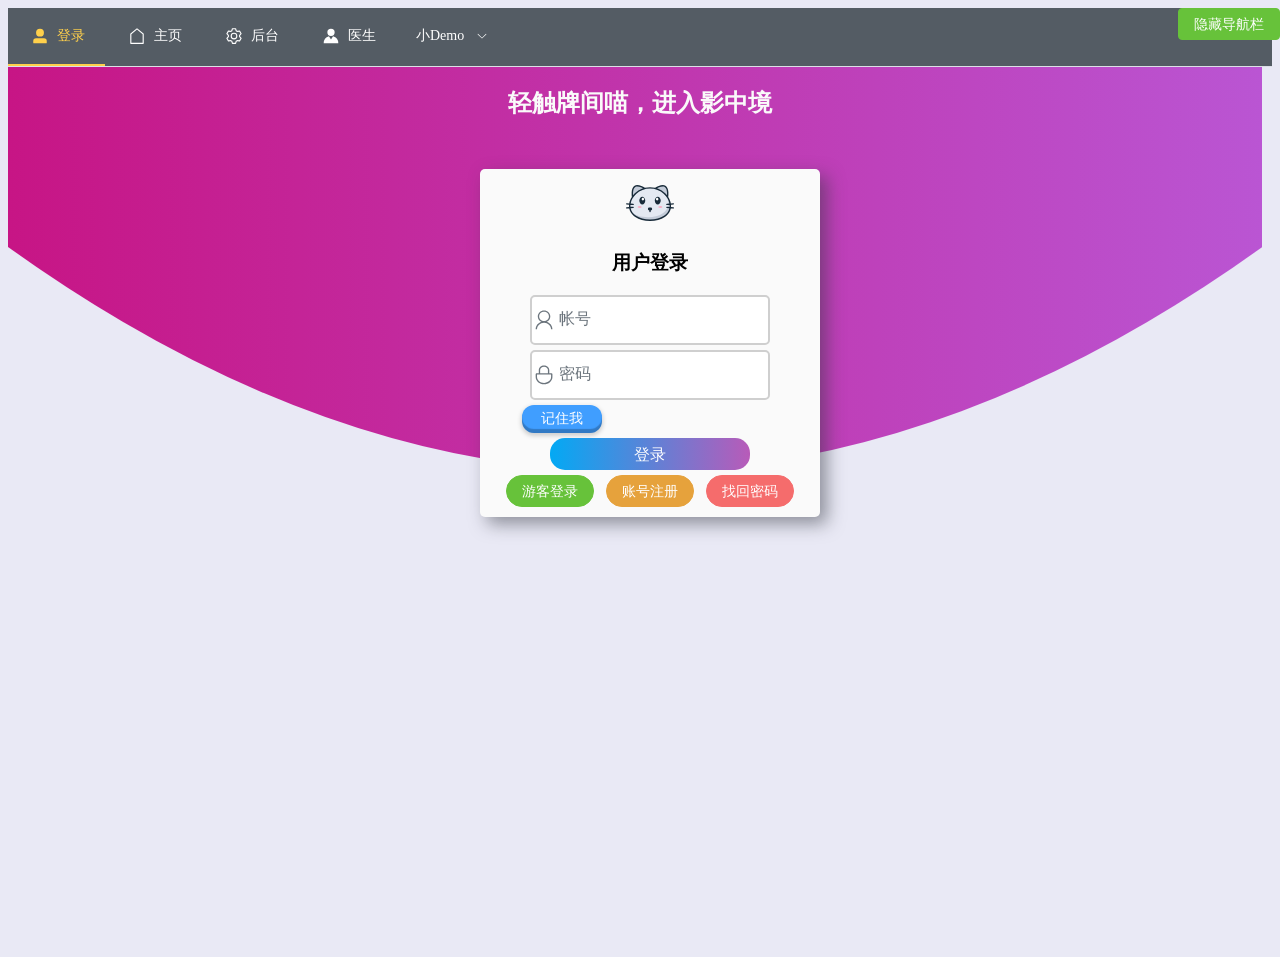
<file: index.html>
<!DOCTYPE html>
<html lang="zh">
  <head>
    <meta charset="UTF-8" />
    <link rel="icon" type="image/svg+xml" href="/mia.svg" />
    <meta name="viewport" content="width=device-width, initial-scale=1.0" />
    <title>前端小样例</title>
    <script type="module" crossorigin src="/assets/index-d288b770.js"></script>
    <link rel="stylesheet" href="/assets/index-4ae2ab5e.css">
  </head>
  <body>
    <div id="app"></div>
    
  </body>
</html>
</file>
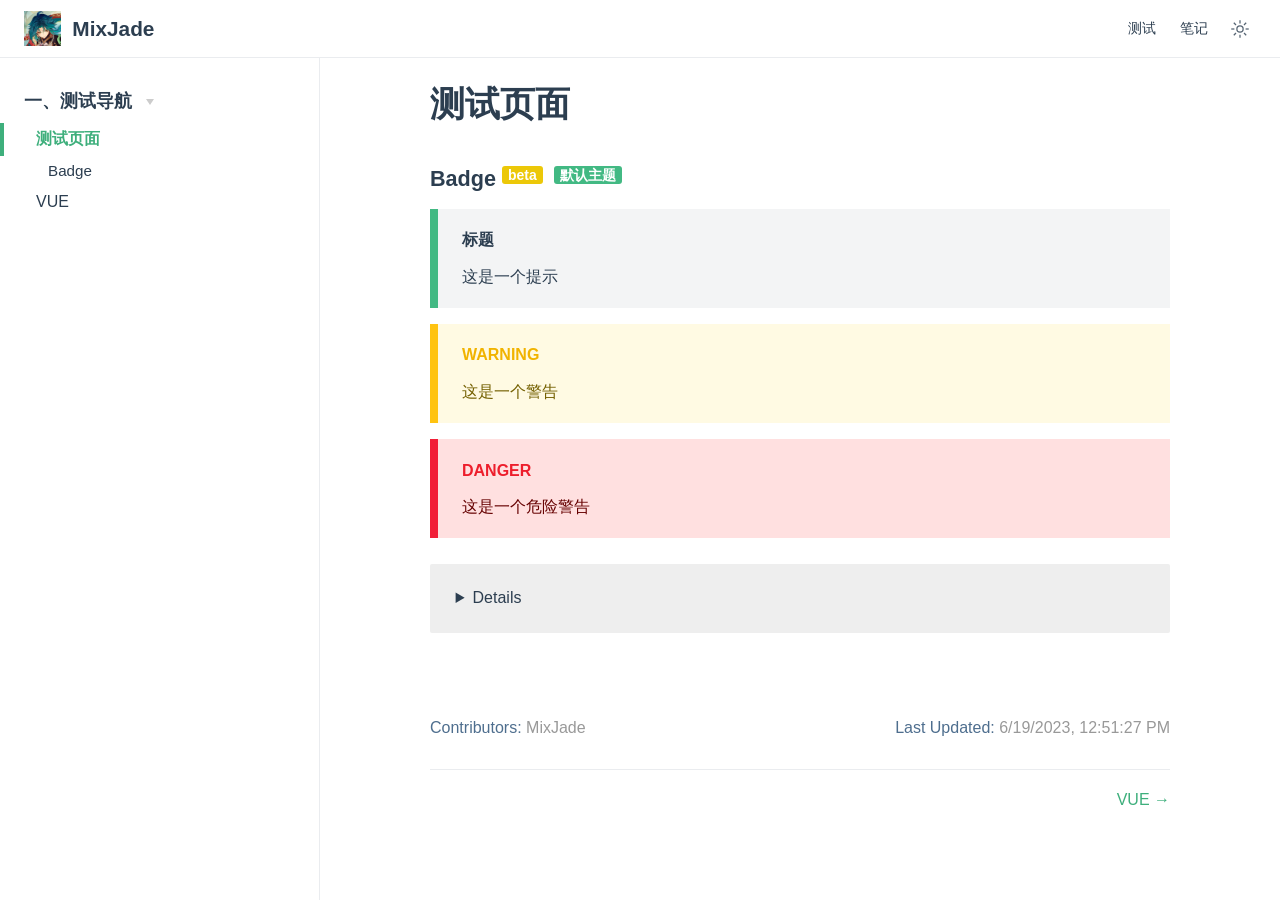
<file: myTest/测试页面.html>
<!DOCTYPE html>
<html lang="zh-CN">
  <head>
    <meta charset="utf-8">
    <meta name="viewport" content="width=device-width,initial-scale=1">
    <meta name="generator" content="VuePress 2.0.0-beta.61">
    <style>
      :root {
        --c-bg: #fff;
      }
      html.dark {
        --c-bg: #22272e;
      }
      html, body {
        background-color: var(--c-bg);
      }
    </style>
    <script>
      const userMode = localStorage.getItem('vuepress-color-scheme');
			const systemDarkMode = window.matchMedia && window.matchMedia('(prefers-color-scheme: dark)').matches;
			if (userMode === 'dark' || (userMode !== 'light' && systemDarkMode)) {
				document.documentElement.classList.toggle('dark', true);
			}
    </script>
    <title>测试页面 | MixJade</title><meta name="description" content="这是我的第一个 VuePress 站点">
    <link rel="preload" href="/assets/style-f8e5cd57.css" as="style"><link rel="stylesheet" href="/assets/style-f8e5cd57.css">
    <link rel="modulepreload" href="/assets/app-d494a1bd.js"><link rel="modulepreload" href="/assets/framework-6700cb35.js"><link rel="modulepreload" href="/assets/测试页面.html-a5977d64.js"><link rel="modulepreload" href="/assets/测试页面.html-37fab06e.js"><link rel="prefetch" href="/assets/index.html-a925895d.js" as="script"><link rel="prefetch" href="/assets/Vue测试.html-58a8d243.js" as="script"><link rel="prefetch" href="/assets/Git笔记.html-2a8ddfc7.js" as="script"><link rel="prefetch" href="/assets/html学习笔记.html-8171b94b.js" as="script"><link rel="prefetch" href="/assets/MdTest.html-c4b2a411.js" as="script"><link rel="prefetch" href="/assets/MyBatis笔记.html-9650539b.js" as="script"><link rel="prefetch" href="/assets/数据查表记录.html-b309cd5a.js" as="script"><link rel="prefetch" href="/assets/TS学习笔记.html-b13d50eb.js" as="script"><link rel="prefetch" href="/assets/VUE学习笔记.html-af78770c.js" as="script"><link rel="prefetch" href="/assets/公司代码学习笔记.html-ff0edd33.js" as="script"><link rel="prefetch" href="/assets/模糊查询，笔记.html-31928afa.js" as="script"><link rel="prefetch" href="/assets/404.html-f9875e7b.js" as="script"><link rel="prefetch" href="/assets/index.html-bfcad957.js" as="script"><link rel="prefetch" href="/assets/Vue测试.html-fed7e8c0.js" as="script"><link rel="prefetch" href="/assets/Git笔记.html-c1116f1f.js" as="script"><link rel="prefetch" href="/assets/html学习笔记.html-a3a0bb5a.js" as="script"><link rel="prefetch" href="/assets/MdTest.html-39ded7ad.js" as="script"><link rel="prefetch" href="/assets/MyBatis笔记.html-55efaefe.js" as="script"><link rel="prefetch" href="/assets/数据查表记录.html-a20d0d3e.js" as="script"><link rel="prefetch" href="/assets/TS学习笔记.html-dd6ab340.js" as="script"><link rel="prefetch" href="/assets/VUE学习笔记.html-b7846cc8.js" as="script"><link rel="prefetch" href="/assets/公司代码学习笔记.html-e77d96e9.js" as="script"><link rel="prefetch" href="/assets/模糊查询，笔记.html-885ac924.js" as="script"><link rel="prefetch" href="/assets/404.html-85eb4967.js" as="script"><link rel="prefetch" href="/assets/MyHello-4eddddb2.js" as="script">
  </head>
  <body>
    <div id="app"><!--[--><div class="theme-container"><!--[--><header class="navbar"><div class="toggle-sidebar-button" title="toggle sidebar" aria-expanded="false" role="button" tabindex="0"><div class="icon" aria-hidden="true"><span></span><span></span><span></span></div></div><span><a href="/" class=""><!----><span class="site-name can-hide">MixJade</span></a></span><div class="navbar-items-wrapper" style=""><!--[--><!--]--><nav class="navbar-items can-hide"><!--[--><div class="navbar-item"><a href="/myTest/测试页面.md" class="" aria-label="测试"><!--[--><!--]--> 测试 <!--[--><!--]--></a></div><div class="navbar-item"><a href="/note/n2022/MdTest.md" class="" aria-label="笔记"><!--[--><!--]--> 笔记 <!--[--><!--]--></a></div><!--]--></nav><!--[--><!--]--><button class="toggle-color-mode-button" title="toggle color mode"><svg style="" class="icon" focusable="false" viewBox="0 0 32 32"><path d="M16 12.005a4 4 0 1 1-4 4a4.005 4.005 0 0 1 4-4m0-2a6 6 0 1 0 6 6a6 6 0 0 0-6-6z" fill="currentColor"></path><path d="M5.394 6.813l1.414-1.415l3.506 3.506L8.9 10.318z" fill="currentColor"></path><path d="M2 15.005h5v2H2z" fill="currentColor"></path><path d="M5.394 25.197L8.9 21.691l1.414 1.415l-3.506 3.505z" fill="currentColor"></path><path d="M15 25.005h2v5h-2z" fill="currentColor"></path><path d="M21.687 23.106l1.414-1.415l3.506 3.506l-1.414 1.414z" fill="currentColor"></path><path d="M25 15.005h5v2h-5z" fill="currentColor"></path><path d="M21.687 8.904l3.506-3.506l1.414 1.415l-3.506 3.505z" fill="currentColor"></path><path d="M15 2.005h2v5h-2z" fill="currentColor"></path></svg><svg style="display:none;" class="icon" focusable="false" viewBox="0 0 32 32"><path d="M13.502 5.414a15.075 15.075 0 0 0 11.594 18.194a11.113 11.113 0 0 1-7.975 3.39c-.138 0-.278.005-.418 0a11.094 11.094 0 0 1-3.2-21.584M14.98 3a1.002 1.002 0 0 0-.175.016a13.096 13.096 0 0 0 1.825 25.981c.164.006.328 0 .49 0a13.072 13.072 0 0 0 10.703-5.555a1.01 1.01 0 0 0-.783-1.565A13.08 13.08 0 0 1 15.89 4.38A1.015 1.015 0 0 0 14.98 3z" fill="currentColor"></path></svg></button><!----></div></header><!--]--><div class="sidebar-mask"></div><!--[--><aside class="sidebar"><nav class="navbar-items"><!--[--><div class="navbar-item"><a href="/myTest/测试页面.md" class="" aria-label="测试"><!--[--><!--]--> 测试 <!--[--><!--]--></a></div><div class="navbar-item"><a href="/note/n2022/MdTest.md" class="" aria-label="笔记"><!--[--><!--]--> 笔记 <!--[--><!--]--></a></div><!--]--></nav><!--[--><!--]--><ul class="sidebar-items"><!--[--><li><p tabindex="0" class="sidebar-item sidebar-heading active collapsible">一、测试导航 <span class="down arrow"></span></p><ul style="" class="sidebar-item-children"><!--[--><li><a aria-current="page" href="/myTest/%E6%B5%8B%E8%AF%95%E9%A1%B5%E9%9D%A2.html" class="router-link-active router-link-exact-active router-link-active sidebar-item active" aria-label="测试页面"><!--[--><!--]--> 测试页面 <!--[--><!--]--></a><ul style="" class="sidebar-item-children"><!--[--><li><a aria-current="page" href="/myTest/%E6%B5%8B%E8%AF%95%E9%A1%B5%E9%9D%A2.html#badge" class="router-link-active router-link-exact-active sidebar-item" aria-label="Badge"><!--[--><!--]--> Badge <!--[--><!--]--></a><!----></li><!--]--></ul></li><li><a href="/myTest/Vue%E6%B5%8B%E8%AF%95.html" class="sidebar-item" aria-label="VUE"><!--[--><!--]--> VUE <!--[--><!--]--></a><!----></li><!--]--></ul></li><!--]--></ul><!--[--><!--]--></aside><!--]--><!--[--><main class="page"><!--[--><!--]--><div class="theme-default-content"><!--[--><!--]--><div><h1 id="测试页面" tabindex="-1"><a class="header-anchor" href="#测试页面" aria-hidden="true">#</a> 测试页面</h1><h3 id="badge" tabindex="-1"><a class="header-anchor" href="#badge" aria-hidden="true">#</a> Badge <span class="badge warning" style=""><!--[-->beta<!--]--></span> <span class="badge tip" style=""><!--[-->默认主题<!--]--></span></h3><div class="custom-container tip"><p class="custom-container-title">标题</p><p>这是一个提示</p></div><div class="custom-container warning"><p class="custom-container-title">WARNING</p><p>这是一个警告</p></div><div class="custom-container danger"><p class="custom-container-title">DANGER</p><p>这是一个危险警告</p></div><details class="custom-container details"><p>这是一个 details 标签</p></details></div><!--[--><!--]--></div><footer class="page-meta"><!----><div class="meta-item last-updated"><span class="meta-item-label">Last Updated: </span><!----></div><div class="meta-item contributors"><span class="meta-item-label">Contributors: </span><span class="meta-item-info"><!--[--><!--[--><span class="contributor" title="email: 1114185977@qq.com">MixJade</span><!----><!--]--><!--]--></span></div></footer><nav class="page-nav"><p class="inner"><!----><span class="next"><a href="/myTest/Vue%E6%B5%8B%E8%AF%95.html" class="" aria-label="VUE"><!--[--><!--]--> VUE <!--[--><!--]--></a></span></p></nav><!--[--><!--]--></main><!--]--></div><!----><!--]--></div>
    <script type="module" src="/assets/app-d494a1bd.js" defer></script>
  </body>
</html>
</file>
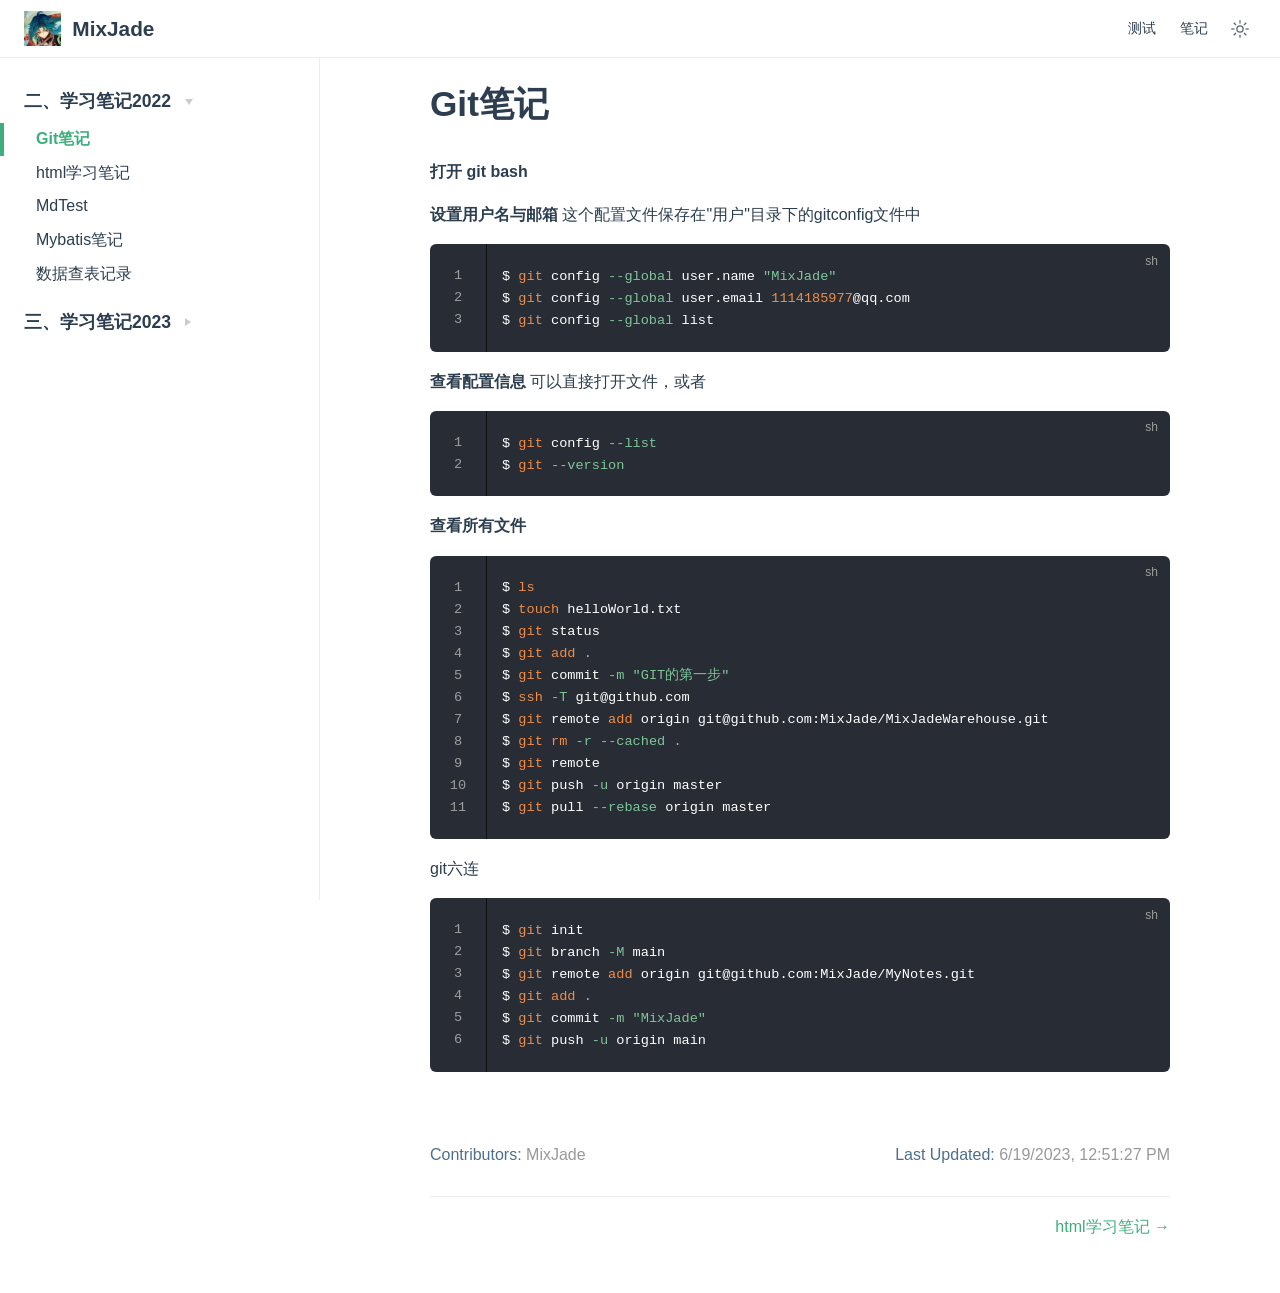
<file: note/n2022/Git笔记.html>
<!DOCTYPE html>
<html lang="zh-CN">
  <head>
    <meta charset="utf-8">
    <meta name="viewport" content="width=device-width,initial-scale=1">
    <meta name="generator" content="VuePress 2.0.0-beta.61">
    <style>
      :root {
        --c-bg: #fff;
      }
      html.dark {
        --c-bg: #22272e;
      }
      html, body {
        background-color: var(--c-bg);
      }
    </style>
    <script>
      const userMode = localStorage.getItem('vuepress-color-scheme');
			const systemDarkMode = window.matchMedia && window.matchMedia('(prefers-color-scheme: dark)').matches;
			if (userMode === 'dark' || (userMode !== 'light' && systemDarkMode)) {
				document.documentElement.classList.toggle('dark', true);
			}
    </script>
    <title>Git笔记 | MixJade</title><meta name="description" content="这是我的第一个 VuePress 站点">
    <link rel="preload" href="/assets/style-f8e5cd57.css" as="style"><link rel="stylesheet" href="/assets/style-f8e5cd57.css">
    <link rel="modulepreload" href="/assets/app-d494a1bd.js"><link rel="modulepreload" href="/assets/framework-6700cb35.js"><link rel="modulepreload" href="/assets/Git笔记.html-c1116f1f.js"><link rel="modulepreload" href="/assets/Git笔记.html-2a8ddfc7.js"><link rel="prefetch" href="/assets/index.html-a925895d.js" as="script"><link rel="prefetch" href="/assets/Vue测试.html-58a8d243.js" as="script"><link rel="prefetch" href="/assets/测试页面.html-37fab06e.js" as="script"><link rel="prefetch" href="/assets/html学习笔记.html-8171b94b.js" as="script"><link rel="prefetch" href="/assets/MdTest.html-c4b2a411.js" as="script"><link rel="prefetch" href="/assets/MyBatis笔记.html-9650539b.js" as="script"><link rel="prefetch" href="/assets/数据查表记录.html-b309cd5a.js" as="script"><link rel="prefetch" href="/assets/TS学习笔记.html-b13d50eb.js" as="script"><link rel="prefetch" href="/assets/VUE学习笔记.html-af78770c.js" as="script"><link rel="prefetch" href="/assets/公司代码学习笔记.html-ff0edd33.js" as="script"><link rel="prefetch" href="/assets/模糊查询，笔记.html-31928afa.js" as="script"><link rel="prefetch" href="/assets/404.html-f9875e7b.js" as="script"><link rel="prefetch" href="/assets/index.html-bfcad957.js" as="script"><link rel="prefetch" href="/assets/Vue测试.html-fed7e8c0.js" as="script"><link rel="prefetch" href="/assets/测试页面.html-a5977d64.js" as="script"><link rel="prefetch" href="/assets/html学习笔记.html-a3a0bb5a.js" as="script"><link rel="prefetch" href="/assets/MdTest.html-39ded7ad.js" as="script"><link rel="prefetch" href="/assets/MyBatis笔记.html-55efaefe.js" as="script"><link rel="prefetch" href="/assets/数据查表记录.html-a20d0d3e.js" as="script"><link rel="prefetch" href="/assets/TS学习笔记.html-dd6ab340.js" as="script"><link rel="prefetch" href="/assets/VUE学习笔记.html-b7846cc8.js" as="script"><link rel="prefetch" href="/assets/公司代码学习笔记.html-e77d96e9.js" as="script"><link rel="prefetch" href="/assets/模糊查询，笔记.html-885ac924.js" as="script"><link rel="prefetch" href="/assets/404.html-85eb4967.js" as="script"><link rel="prefetch" href="/assets/MyHello-4eddddb2.js" as="script">
  </head>
  <body>
    <div id="app"><!--[--><div class="theme-container"><!--[--><header class="navbar"><div class="toggle-sidebar-button" title="toggle sidebar" aria-expanded="false" role="button" tabindex="0"><div class="icon" aria-hidden="true"><span></span><span></span><span></span></div></div><span><a href="/" class=""><!----><span class="site-name can-hide">MixJade</span></a></span><div class="navbar-items-wrapper" style=""><!--[--><!--]--><nav class="navbar-items can-hide"><!--[--><div class="navbar-item"><a href="/myTest/测试页面.md" class="" aria-label="测试"><!--[--><!--]--> 测试 <!--[--><!--]--></a></div><div class="navbar-item"><a href="/note/n2022/MdTest.md" class="" aria-label="笔记"><!--[--><!--]--> 笔记 <!--[--><!--]--></a></div><!--]--></nav><!--[--><!--]--><button class="toggle-color-mode-button" title="toggle color mode"><svg style="" class="icon" focusable="false" viewBox="0 0 32 32"><path d="M16 12.005a4 4 0 1 1-4 4a4.005 4.005 0 0 1 4-4m0-2a6 6 0 1 0 6 6a6 6 0 0 0-6-6z" fill="currentColor"></path><path d="M5.394 6.813l1.414-1.415l3.506 3.506L8.9 10.318z" fill="currentColor"></path><path d="M2 15.005h5v2H2z" fill="currentColor"></path><path d="M5.394 25.197L8.9 21.691l1.414 1.415l-3.506 3.505z" fill="currentColor"></path><path d="M15 25.005h2v5h-2z" fill="currentColor"></path><path d="M21.687 23.106l1.414-1.415l3.506 3.506l-1.414 1.414z" fill="currentColor"></path><path d="M25 15.005h5v2h-5z" fill="currentColor"></path><path d="M21.687 8.904l3.506-3.506l1.414 1.415l-3.506 3.505z" fill="currentColor"></path><path d="M15 2.005h2v5h-2z" fill="currentColor"></path></svg><svg style="display:none;" class="icon" focusable="false" viewBox="0 0 32 32"><path d="M13.502 5.414a15.075 15.075 0 0 0 11.594 18.194a11.113 11.113 0 0 1-7.975 3.39c-.138 0-.278.005-.418 0a11.094 11.094 0 0 1-3.2-21.584M14.98 3a1.002 1.002 0 0 0-.175.016a13.096 13.096 0 0 0 1.825 25.981c.164.006.328 0 .49 0a13.072 13.072 0 0 0 10.703-5.555a1.01 1.01 0 0 0-.783-1.565A13.08 13.08 0 0 1 15.89 4.38A1.015 1.015 0 0 0 14.98 3z" fill="currentColor"></path></svg></button><!----></div></header><!--]--><div class="sidebar-mask"></div><!--[--><aside class="sidebar"><nav class="navbar-items"><!--[--><div class="navbar-item"><a href="/myTest/测试页面.md" class="" aria-label="测试"><!--[--><!--]--> 测试 <!--[--><!--]--></a></div><div class="navbar-item"><a href="/note/n2022/MdTest.md" class="" aria-label="笔记"><!--[--><!--]--> 笔记 <!--[--><!--]--></a></div><!--]--></nav><!--[--><!--]--><ul class="sidebar-items"><!--[--><li><p tabindex="0" class="sidebar-item sidebar-heading active collapsible">二、学习笔记2022 <span class="down arrow"></span></p><ul style="" class="sidebar-item-children"><!--[--><li><a aria-current="page" href="/note/n2022/Git%E7%AC%94%E8%AE%B0.html" class="router-link-active router-link-exact-active router-link-active sidebar-item active" aria-label="Git笔记"><!--[--><!--]--> Git笔记 <!--[--><!--]--></a><!----></li><li><a href="/note/n2022/html%E5%AD%A6%E4%B9%A0%E7%AC%94%E8%AE%B0.html" class="sidebar-item" aria-label="html学习笔记"><!--[--><!--]--> html学习笔记 <!--[--><!--]--></a><!----></li><li><a href="/note/n2022/MdTest.html" class="sidebar-item" aria-label="MdTest"><!--[--><!--]--> MdTest <!--[--><!--]--></a><!----></li><li><a href="/note/n2022/MyBatis%E7%AC%94%E8%AE%B0.html" class="sidebar-item" aria-label="Mybatis笔记"><!--[--><!--]--> Mybatis笔记 <!--[--><!--]--></a><!----></li><li><a href="/note/n2022/%E6%95%B0%E6%8D%AE%E6%9F%A5%E8%A1%A8%E8%AE%B0%E5%BD%95.html" class="sidebar-item" aria-label="数据查表记录"><!--[--><!--]--> 数据查表记录 <!--[--><!--]--></a><!----></li><!--]--></ul></li><li><p tabindex="0" class="sidebar-item sidebar-heading collapsible">三、学习笔记2023 <span class="right arrow"></span></p><ul style="display:none;" class="sidebar-item-children"><!--[--><li><a href="/note/n2023/TS%E5%AD%A6%E4%B9%A0%E7%AC%94%E8%AE%B0.html" class="sidebar-item" aria-label="TS学习笔记"><!--[--><!--]--> TS学习笔记 <!--[--><!--]--></a><!----></li><li><a href="/note/n2023/VUE%E5%AD%A6%E4%B9%A0%E7%AC%94%E8%AE%B0.html" class="sidebar-item" aria-label="VUE学习笔记"><!--[--><!--]--> VUE学习笔记 <!--[--><!--]--></a><!----></li><li><a href="/note/n2023/%E6%A8%A1%E7%B3%8A%E6%9F%A5%E8%AF%A2%EF%BC%8C%E7%AC%94%E8%AE%B0.html" class="sidebar-item" aria-label="模糊查询，笔记"><!--[--><!--]--> 模糊查询，笔记 <!--[--><!--]--></a><!----></li><li><a href="/note/n2023/%E5%85%AC%E5%8F%B8%E4%BB%A3%E7%A0%81%E5%AD%A6%E4%B9%A0%E7%AC%94%E8%AE%B0.html" class="sidebar-item" aria-label="代码学习"><!--[--><!--]--> 代码学习 <!--[--><!--]--></a><!----></li><!--]--></ul></li><!--]--></ul><!--[--><!--]--></aside><!--]--><!--[--><main class="page"><!--[--><!--]--><div class="theme-default-content"><!--[--><!--]--><div><h1 id="git笔记" tabindex="-1"><a class="header-anchor" href="#git笔记" aria-hidden="true">#</a> Git笔记</h1><p><strong>打开 git bash</strong></p><p><strong>设置用户名与邮箱</strong> 这个配置文件保存在&quot;用户&quot;目录下的gitconfig文件中</p><div class="language-bash line-numbers-mode" data-ext="sh"><pre class="language-bash"><code>$ <span class="token function">git</span> config <span class="token parameter variable">--global</span> user.name <span class="token string">&quot;MixJade&quot;</span>
$ <span class="token function">git</span> config <span class="token parameter variable">--global</span> user.email <span class="token number">1114185977</span>@qq.com
$ <span class="token function">git</span> config <span class="token parameter variable">--global</span> list
</code></pre><div class="line-numbers" aria-hidden="true"><div class="line-number"></div><div class="line-number"></div><div class="line-number"></div></div></div><p><strong>查看配置信息</strong> 可以直接打开文件，或者</p><div class="language-bash line-numbers-mode" data-ext="sh"><pre class="language-bash"><code>$ <span class="token function">git</span> config <span class="token parameter variable">--list</span>
$ <span class="token function">git</span> <span class="token parameter variable">--version</span>
</code></pre><div class="line-numbers" aria-hidden="true"><div class="line-number"></div><div class="line-number"></div></div></div><p><strong>查看所有文件</strong></p><div class="language-bash line-numbers-mode" data-ext="sh"><pre class="language-bash"><code>$ <span class="token function">ls</span>
$ <span class="token function">touch</span> helloWorld.txt
$ <span class="token function">git</span> status
$ <span class="token function">git</span> <span class="token function">add</span> <span class="token builtin class-name">.</span>
$ <span class="token function">git</span> commit <span class="token parameter variable">-m</span> <span class="token string">&quot;GIT的第一步&quot;</span>
$ <span class="token function">ssh</span> <span class="token parameter variable">-T</span> git@github.com
$ <span class="token function">git</span> remote <span class="token function">add</span> origin git@github.com:MixJade/MixJadeWarehouse.git
$ <span class="token function">git</span> <span class="token function">rm</span> <span class="token parameter variable">-r</span> <span class="token parameter variable">--cached</span> <span class="token builtin class-name">.</span>
$ <span class="token function">git</span> remote
$ <span class="token function">git</span> push <span class="token parameter variable">-u</span> origin master
$ <span class="token function">git</span> pull <span class="token parameter variable">--rebase</span> origin master
</code></pre><div class="line-numbers" aria-hidden="true"><div class="line-number"></div><div class="line-number"></div><div class="line-number"></div><div class="line-number"></div><div class="line-number"></div><div class="line-number"></div><div class="line-number"></div><div class="line-number"></div><div class="line-number"></div><div class="line-number"></div><div class="line-number"></div></div></div><p>git六连</p><div class="language-bash line-numbers-mode" data-ext="sh"><pre class="language-bash"><code>$ <span class="token function">git</span> init
$ <span class="token function">git</span> branch <span class="token parameter variable">-M</span> main
$ <span class="token function">git</span> remote <span class="token function">add</span> origin git@github.com:MixJade/MyNotes.git
$ <span class="token function">git</span> <span class="token function">add</span> <span class="token builtin class-name">.</span>
$ <span class="token function">git</span> commit <span class="token parameter variable">-m</span> <span class="token string">&quot;MixJade&quot;</span>
$ <span class="token function">git</span> push <span class="token parameter variable">-u</span> origin main
</code></pre><div class="line-numbers" aria-hidden="true"><div class="line-number"></div><div class="line-number"></div><div class="line-number"></div><div class="line-number"></div><div class="line-number"></div><div class="line-number"></div></div></div></div><!--[--><!--]--></div><footer class="page-meta"><!----><div class="meta-item last-updated"><span class="meta-item-label">Last Updated: </span><!----></div><div class="meta-item contributors"><span class="meta-item-label">Contributors: </span><span class="meta-item-info"><!--[--><!--[--><span class="contributor" title="email: 1114185977@qq.com">MixJade</span><!----><!--]--><!--]--></span></div></footer><nav class="page-nav"><p class="inner"><!----><span class="next"><a href="/note/n2022/html%E5%AD%A6%E4%B9%A0%E7%AC%94%E8%AE%B0.html" class="" aria-label="html学习笔记"><!--[--><!--]--> html学习笔记 <!--[--><!--]--></a></span></p></nav><!--[--><!--]--></main><!--]--></div><!----><!--]--></div>
    <script type="module" src="/assets/app-d494a1bd.js" defer></script>
  </body>
</html>
</file>
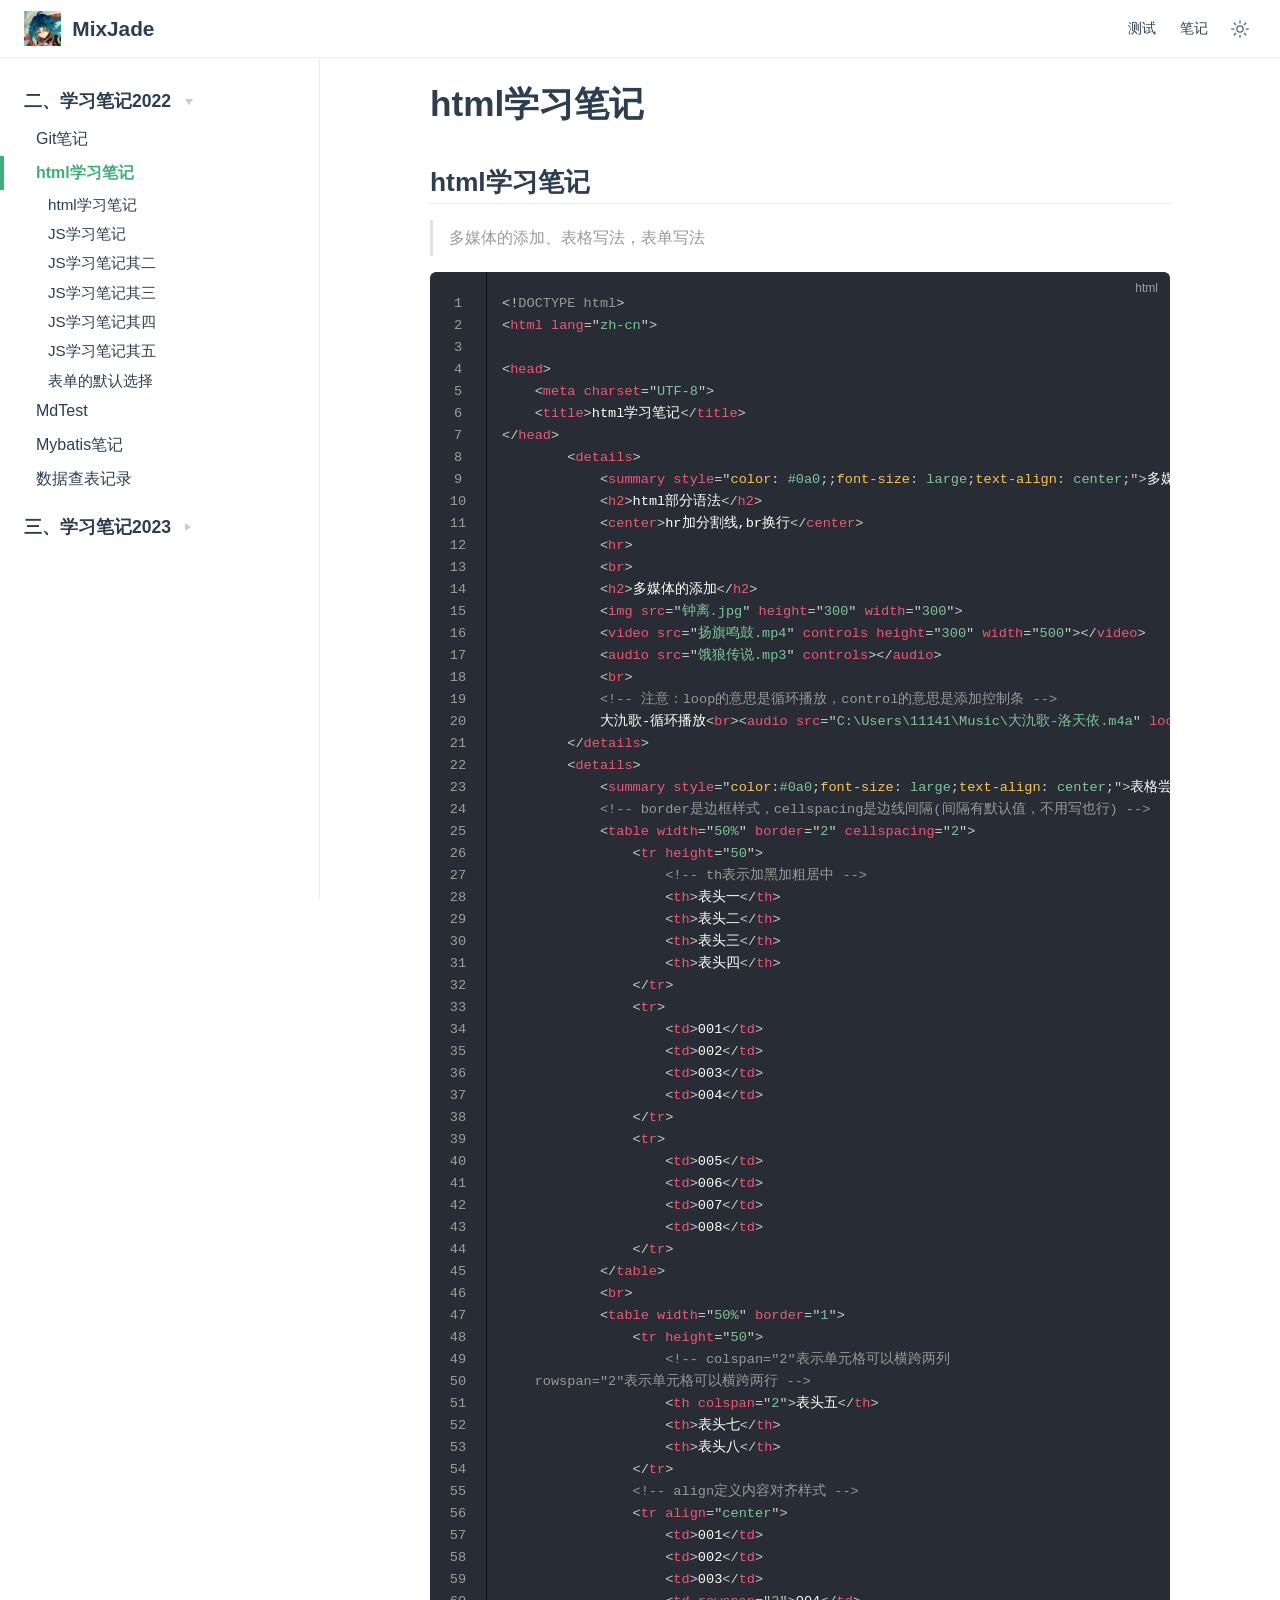
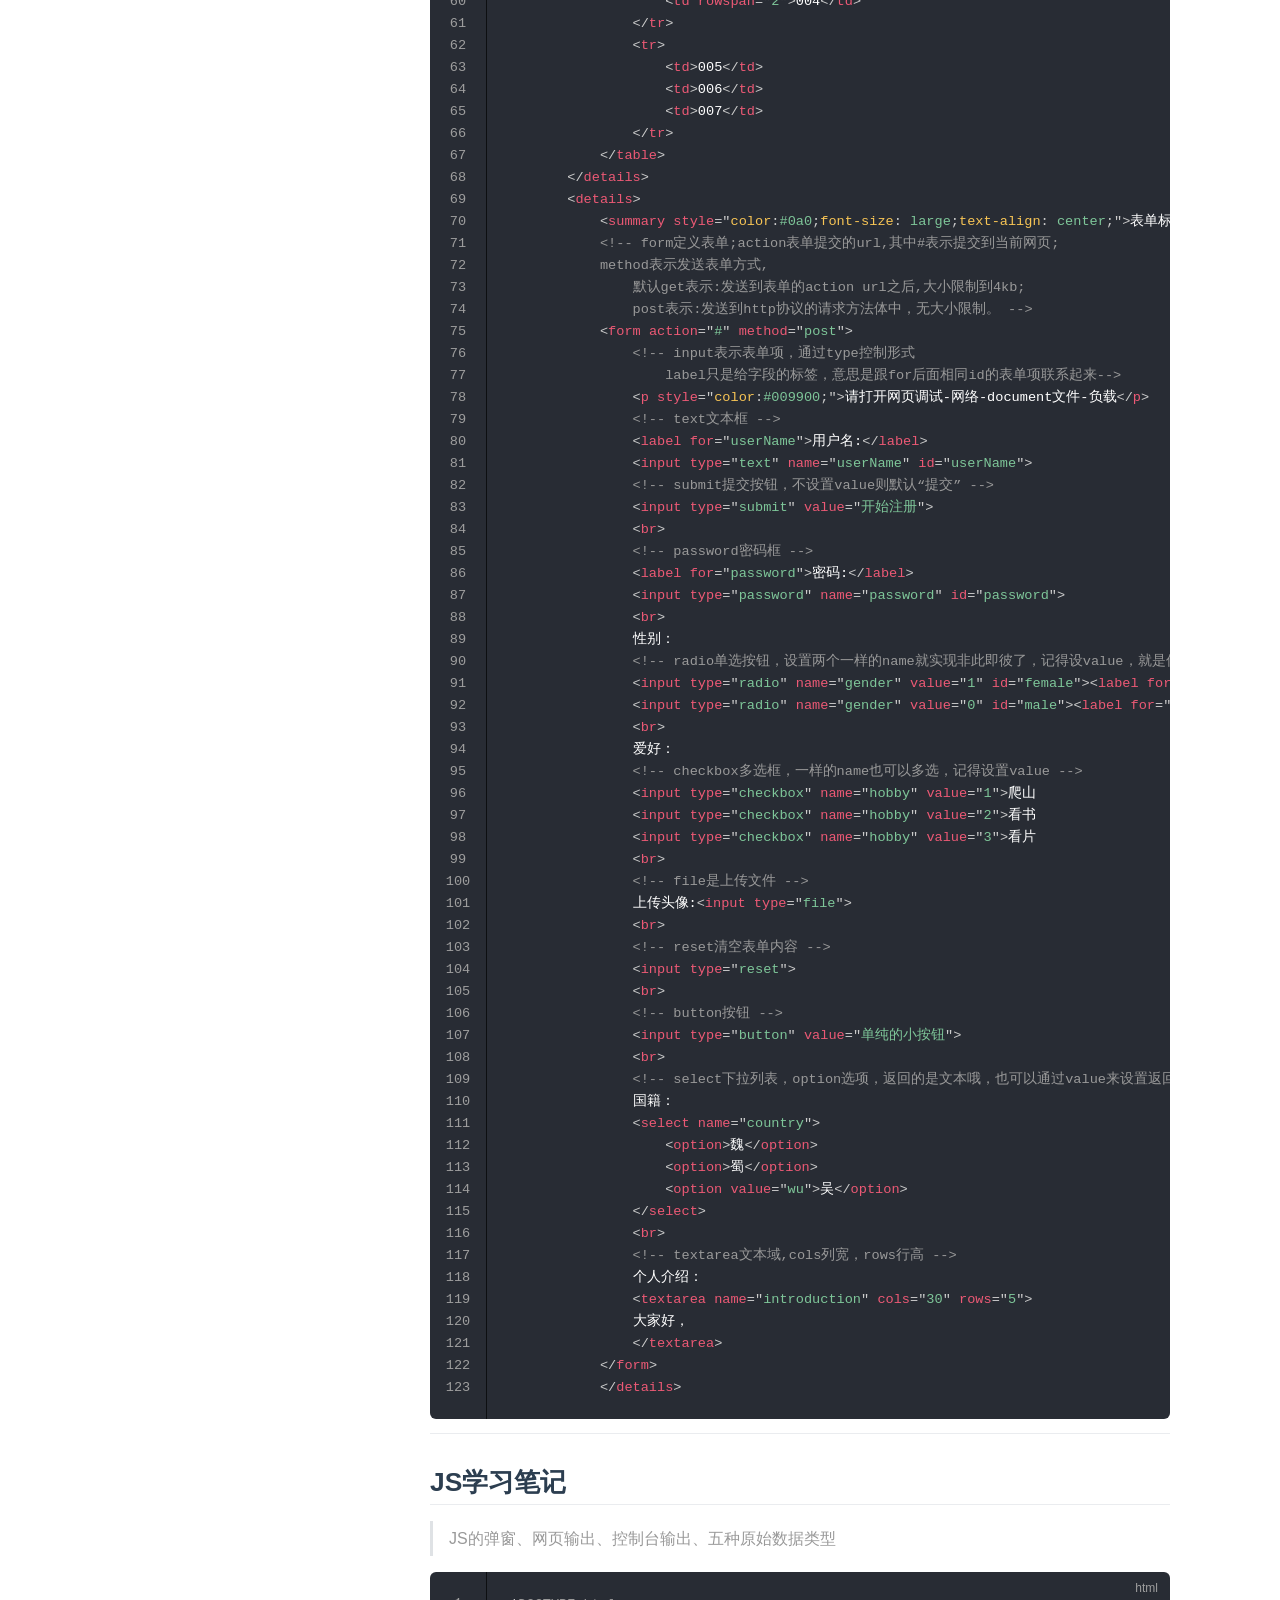
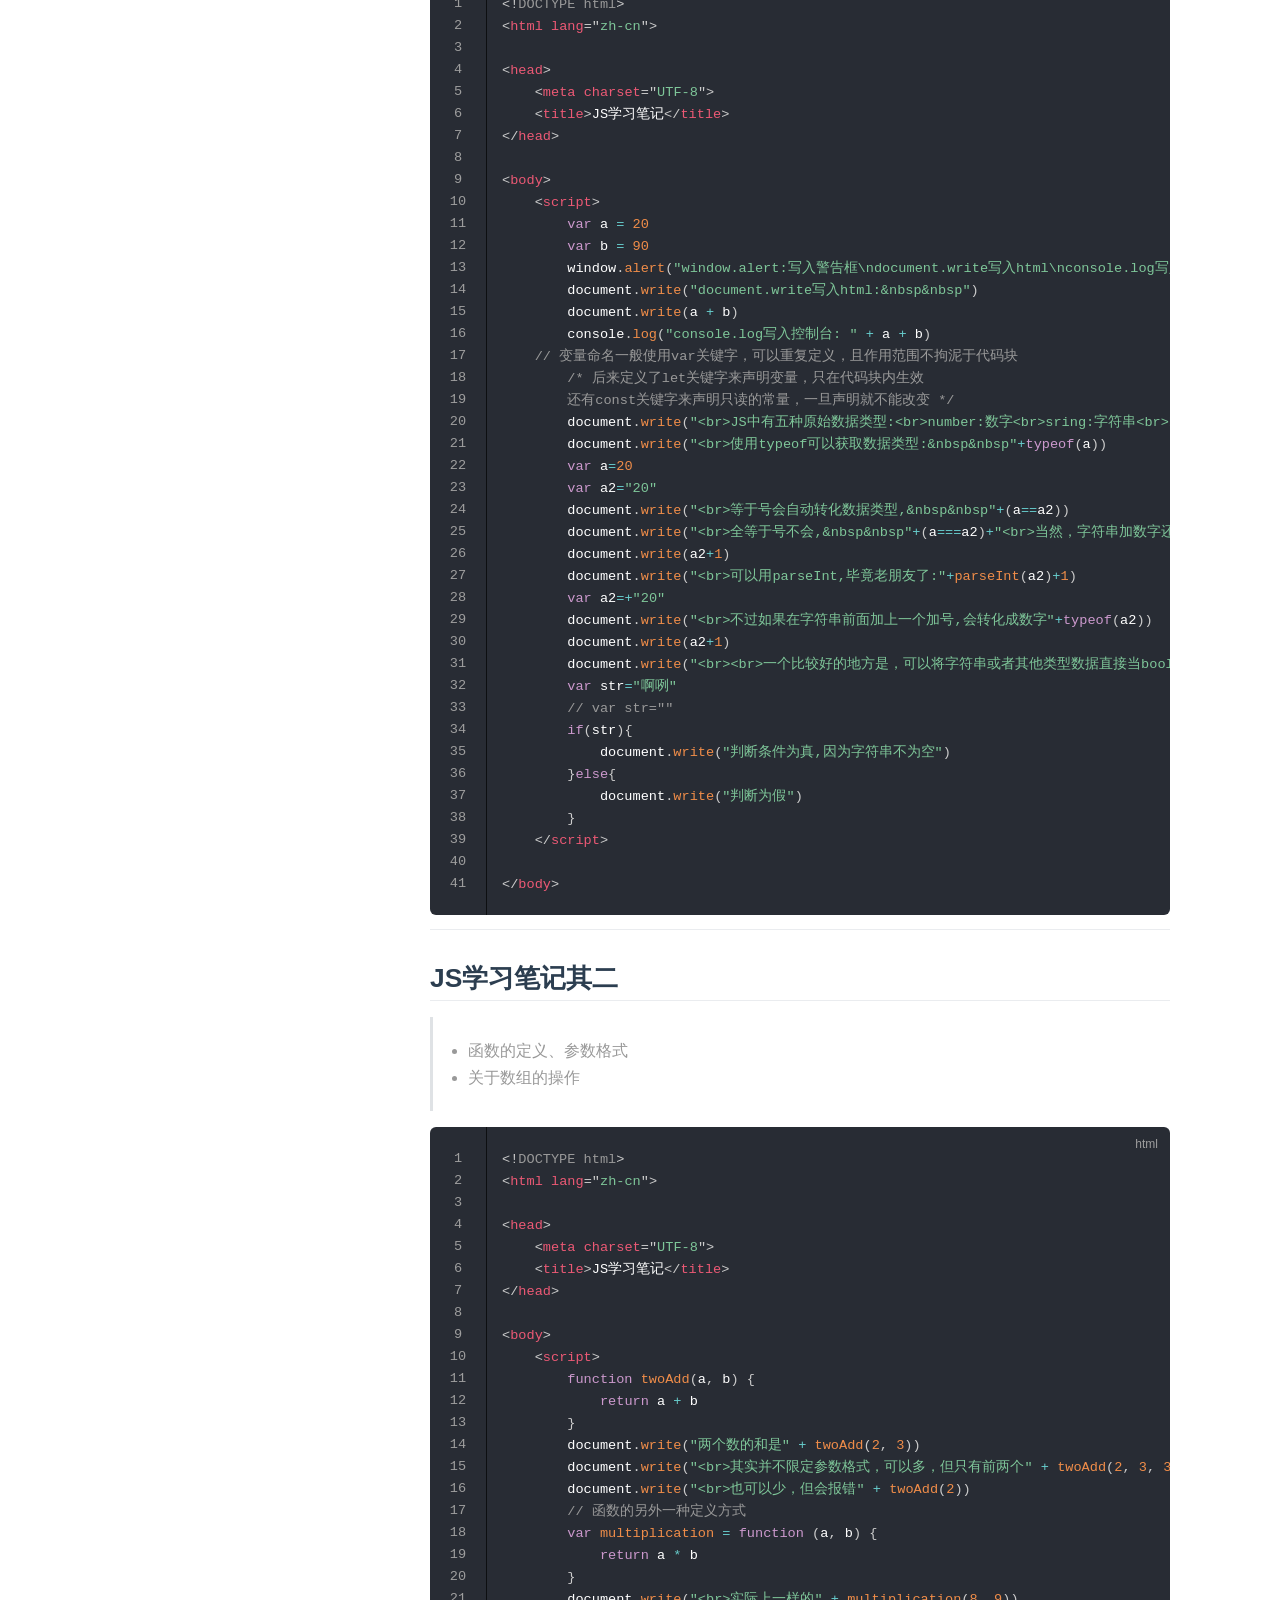
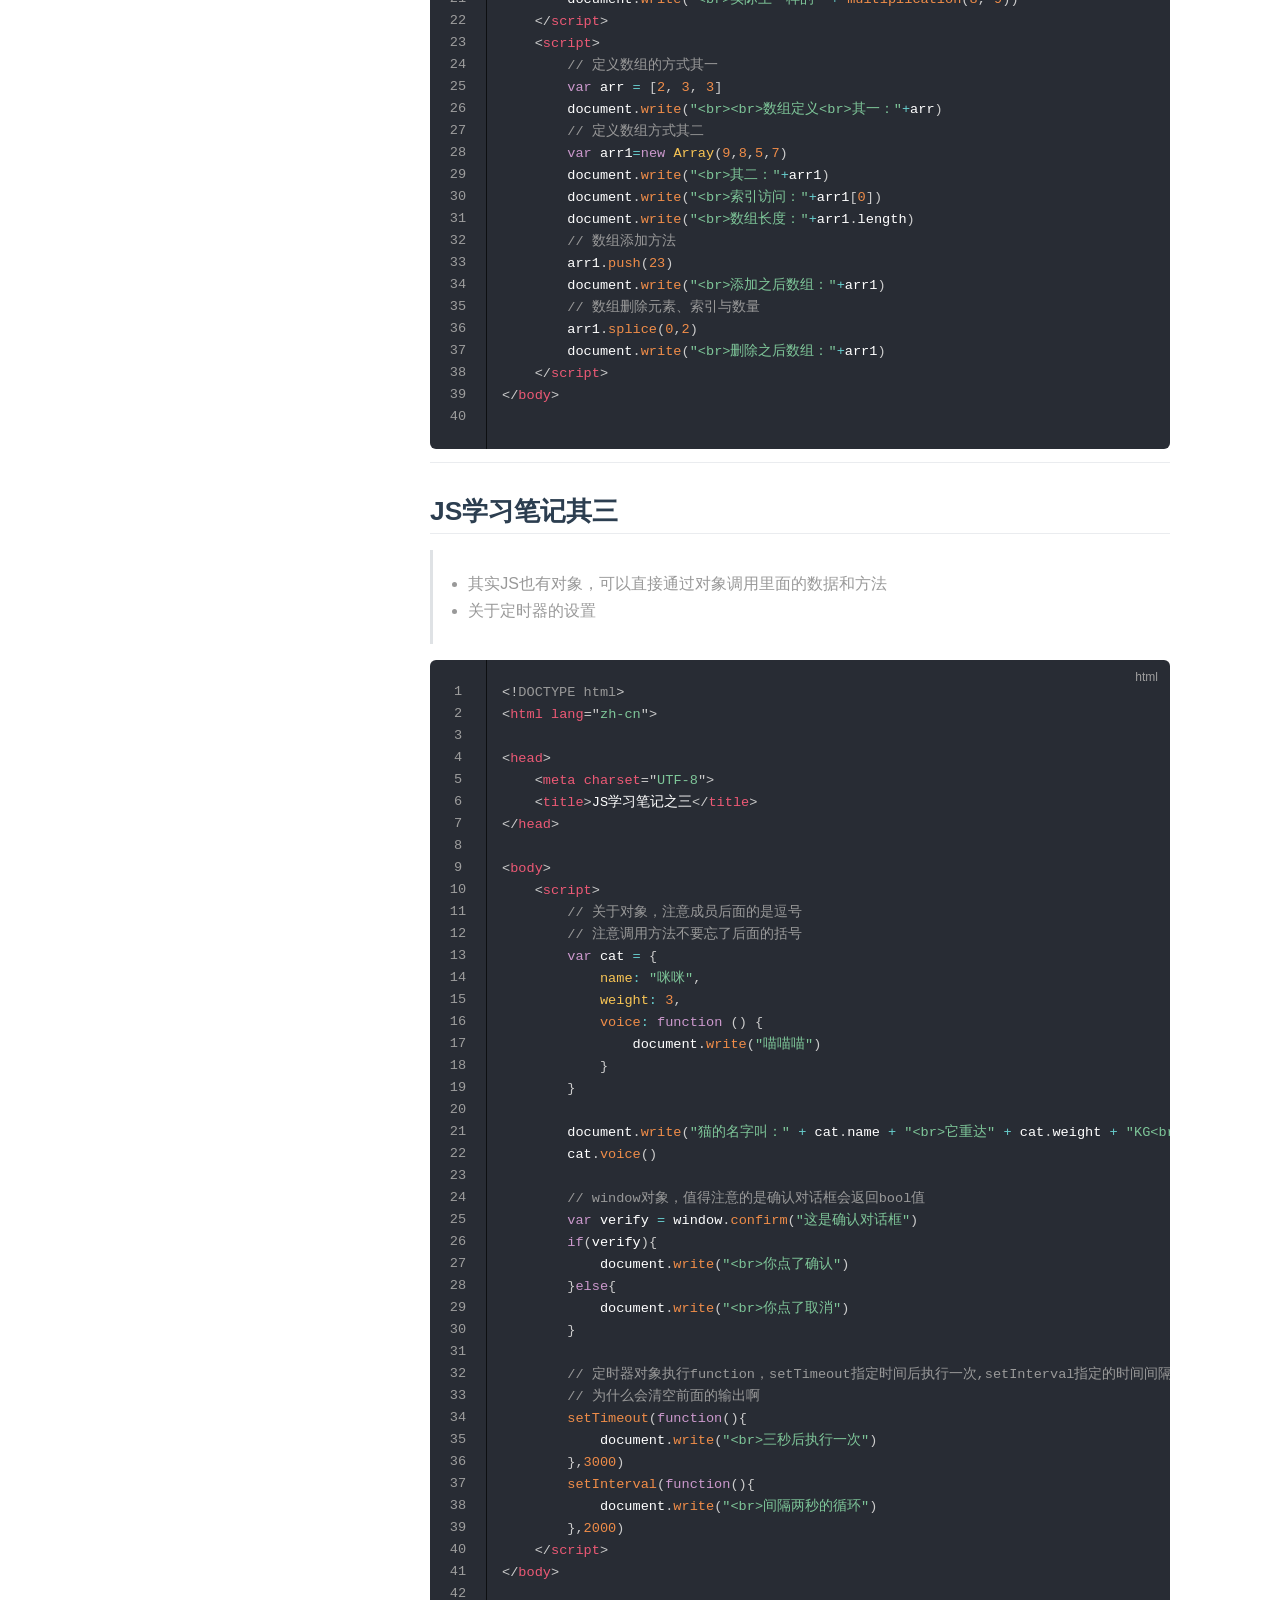
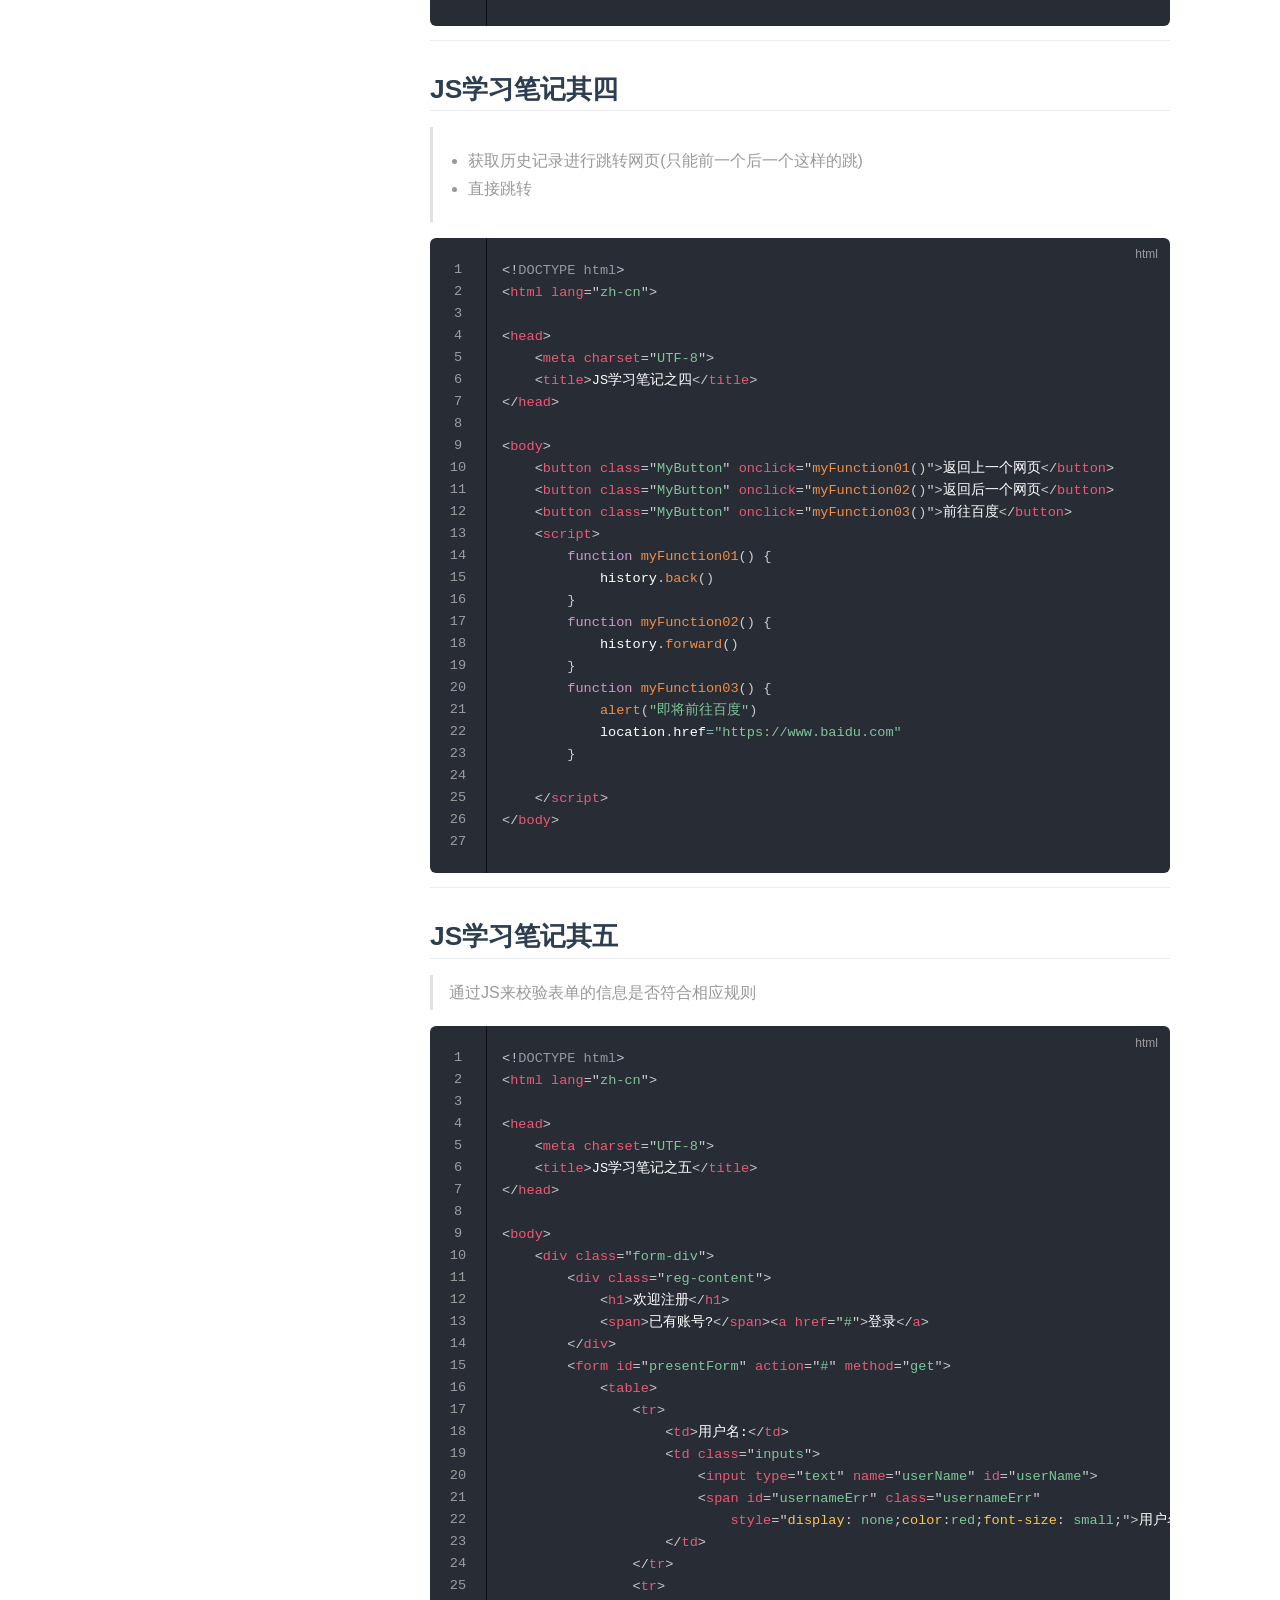
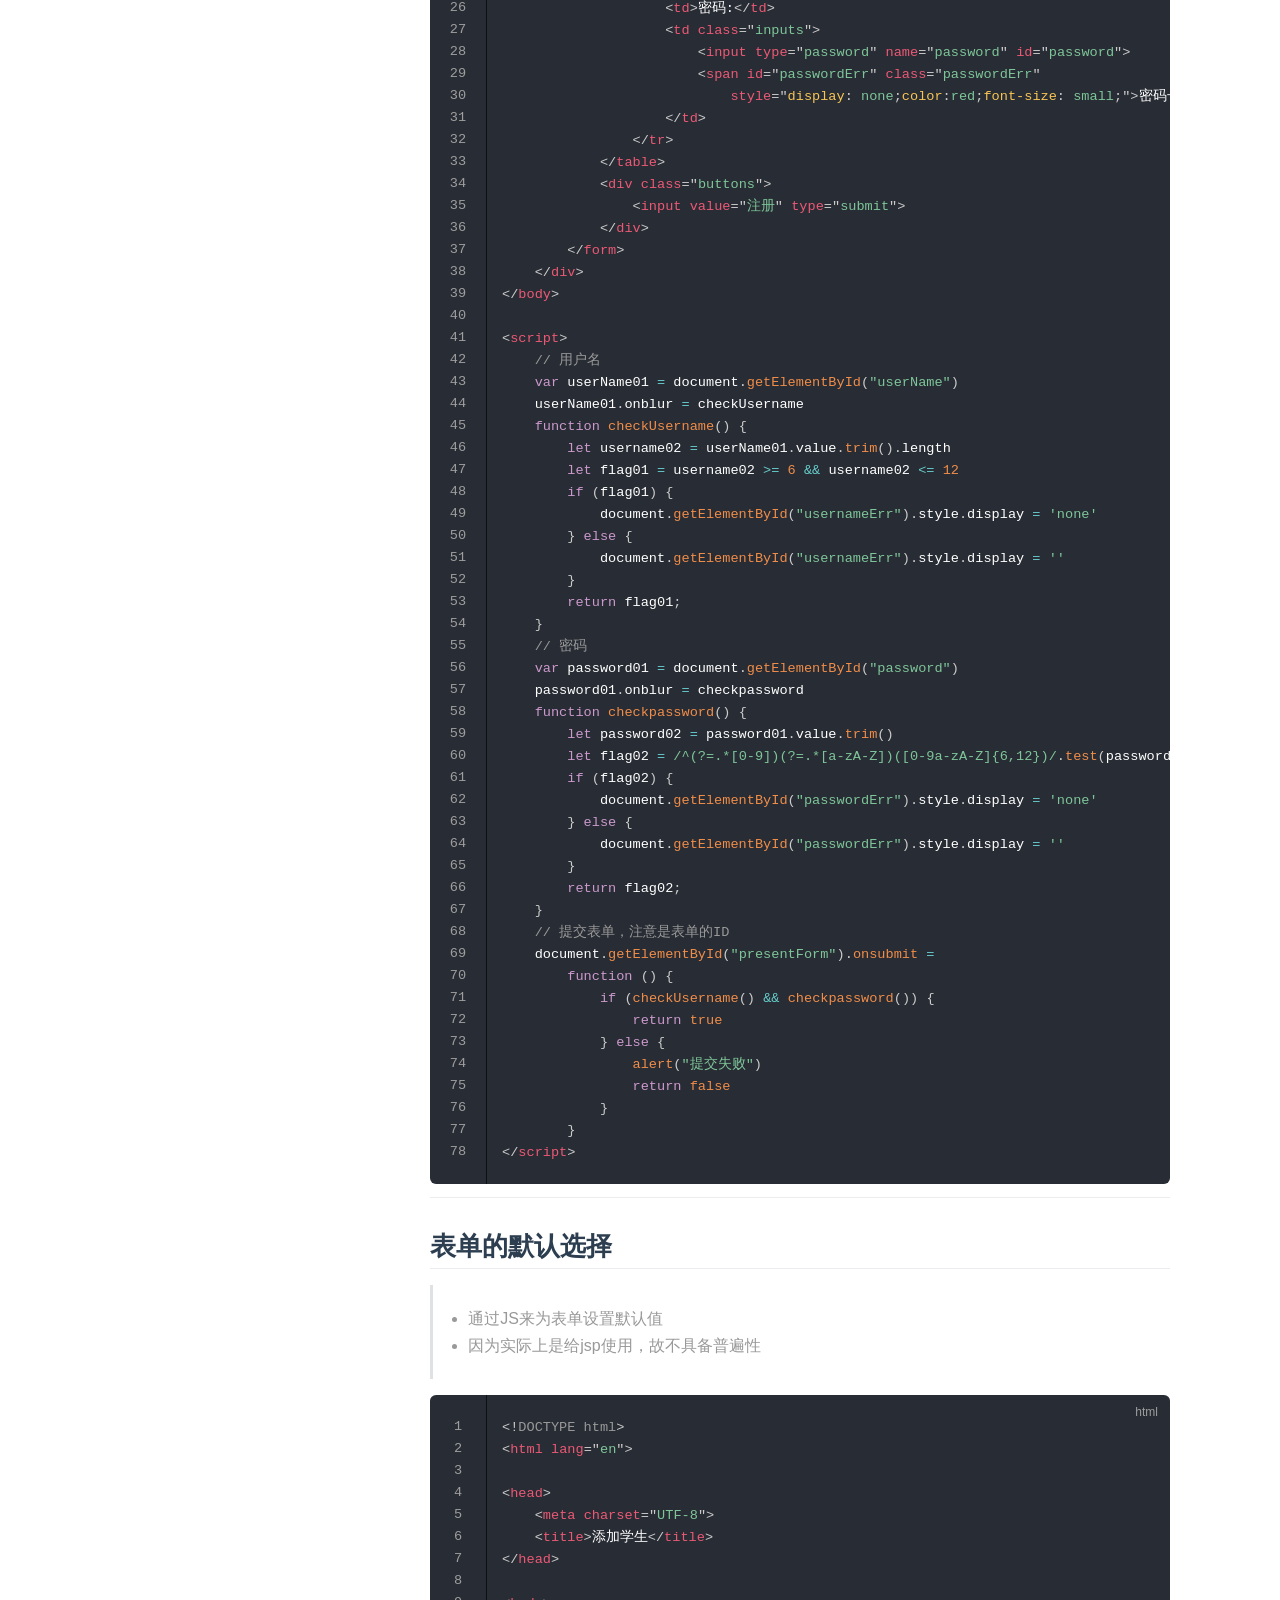
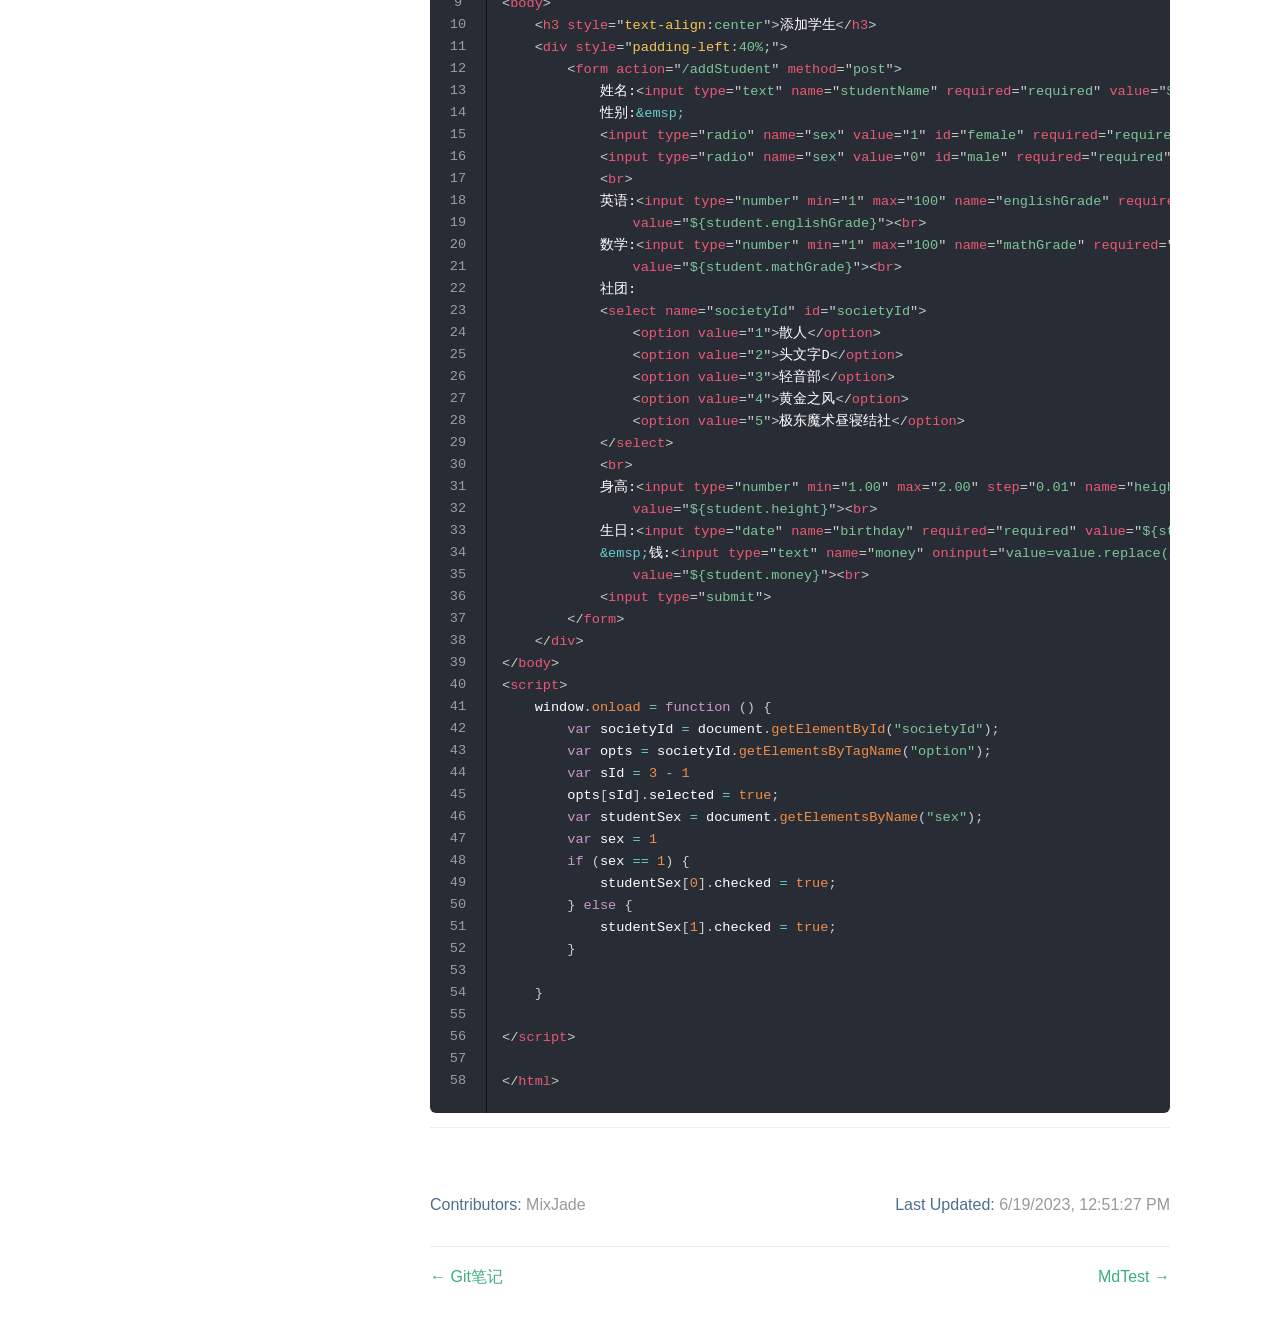
<file: note/n2022/html学习笔记.html>
<!DOCTYPE html>
<html lang="zh-CN">
  <head>
    <meta charset="utf-8">
    <meta name="viewport" content="width=device-width,initial-scale=1">
    <meta name="generator" content="VuePress 2.0.0-beta.61">
    <style>
      :root {
        --c-bg: #fff;
      }
      html.dark {
        --c-bg: #22272e;
      }
      html, body {
        background-color: var(--c-bg);
      }
    </style>
    <script>
      const userMode = localStorage.getItem('vuepress-color-scheme');
			const systemDarkMode = window.matchMedia && window.matchMedia('(prefers-color-scheme: dark)').matches;
			if (userMode === 'dark' || (userMode !== 'light' && systemDarkMode)) {
				document.documentElement.classList.toggle('dark', true);
			}
    </script>
    <title>html学习笔记 | MixJade</title><meta name="description" content="这是我的第一个 VuePress 站点">
    <link rel="preload" href="/assets/style-f8e5cd57.css" as="style"><link rel="stylesheet" href="/assets/style-f8e5cd57.css">
    <link rel="modulepreload" href="/assets/app-d494a1bd.js"><link rel="modulepreload" href="/assets/framework-6700cb35.js"><link rel="modulepreload" href="/assets/html学习笔记.html-8171b94b.js"><link rel="modulepreload" href="/assets/html学习笔记.html-a3a0bb5a.js"><link rel="prefetch" href="/assets/index.html-a925895d.js" as="script"><link rel="prefetch" href="/assets/Vue测试.html-58a8d243.js" as="script"><link rel="prefetch" href="/assets/测试页面.html-37fab06e.js" as="script"><link rel="prefetch" href="/assets/Git笔记.html-2a8ddfc7.js" as="script"><link rel="prefetch" href="/assets/MdTest.html-c4b2a411.js" as="script"><link rel="prefetch" href="/assets/MyBatis笔记.html-9650539b.js" as="script"><link rel="prefetch" href="/assets/数据查表记录.html-b309cd5a.js" as="script"><link rel="prefetch" href="/assets/TS学习笔记.html-b13d50eb.js" as="script"><link rel="prefetch" href="/assets/VUE学习笔记.html-af78770c.js" as="script"><link rel="prefetch" href="/assets/公司代码学习笔记.html-ff0edd33.js" as="script"><link rel="prefetch" href="/assets/模糊查询，笔记.html-31928afa.js" as="script"><link rel="prefetch" href="/assets/404.html-f9875e7b.js" as="script"><link rel="prefetch" href="/assets/index.html-bfcad957.js" as="script"><link rel="prefetch" href="/assets/Vue测试.html-fed7e8c0.js" as="script"><link rel="prefetch" href="/assets/测试页面.html-a5977d64.js" as="script"><link rel="prefetch" href="/assets/Git笔记.html-c1116f1f.js" as="script"><link rel="prefetch" href="/assets/MdTest.html-39ded7ad.js" as="script"><link rel="prefetch" href="/assets/MyBatis笔记.html-55efaefe.js" as="script"><link rel="prefetch" href="/assets/数据查表记录.html-a20d0d3e.js" as="script"><link rel="prefetch" href="/assets/TS学习笔记.html-dd6ab340.js" as="script"><link rel="prefetch" href="/assets/VUE学习笔记.html-b7846cc8.js" as="script"><link rel="prefetch" href="/assets/公司代码学习笔记.html-e77d96e9.js" as="script"><link rel="prefetch" href="/assets/模糊查询，笔记.html-885ac924.js" as="script"><link rel="prefetch" href="/assets/404.html-85eb4967.js" as="script"><link rel="prefetch" href="/assets/MyHello-4eddddb2.js" as="script">
  </head>
  <body>
    <div id="app"><!--[--><div class="theme-container"><!--[--><header class="navbar"><div class="toggle-sidebar-button" title="toggle sidebar" aria-expanded="false" role="button" tabindex="0"><div class="icon" aria-hidden="true"><span></span><span></span><span></span></div></div><span><a href="/" class=""><!----><span class="site-name can-hide">MixJade</span></a></span><div class="navbar-items-wrapper" style=""><!--[--><!--]--><nav class="navbar-items can-hide"><!--[--><div class="navbar-item"><a href="/myTest/测试页面.md" class="" aria-label="测试"><!--[--><!--]--> 测试 <!--[--><!--]--></a></div><div class="navbar-item"><a href="/note/n2022/MdTest.md" class="" aria-label="笔记"><!--[--><!--]--> 笔记 <!--[--><!--]--></a></div><!--]--></nav><!--[--><!--]--><button class="toggle-color-mode-button" title="toggle color mode"><svg style="" class="icon" focusable="false" viewBox="0 0 32 32"><path d="M16 12.005a4 4 0 1 1-4 4a4.005 4.005 0 0 1 4-4m0-2a6 6 0 1 0 6 6a6 6 0 0 0-6-6z" fill="currentColor"></path><path d="M5.394 6.813l1.414-1.415l3.506 3.506L8.9 10.318z" fill="currentColor"></path><path d="M2 15.005h5v2H2z" fill="currentColor"></path><path d="M5.394 25.197L8.9 21.691l1.414 1.415l-3.506 3.505z" fill="currentColor"></path><path d="M15 25.005h2v5h-2z" fill="currentColor"></path><path d="M21.687 23.106l1.414-1.415l3.506 3.506l-1.414 1.414z" fill="currentColor"></path><path d="M25 15.005h5v2h-5z" fill="currentColor"></path><path d="M21.687 8.904l3.506-3.506l1.414 1.415l-3.506 3.505z" fill="currentColor"></path><path d="M15 2.005h2v5h-2z" fill="currentColor"></path></svg><svg style="display:none;" class="icon" focusable="false" viewBox="0 0 32 32"><path d="M13.502 5.414a15.075 15.075 0 0 0 11.594 18.194a11.113 11.113 0 0 1-7.975 3.39c-.138 0-.278.005-.418 0a11.094 11.094 0 0 1-3.2-21.584M14.98 3a1.002 1.002 0 0 0-.175.016a13.096 13.096 0 0 0 1.825 25.981c.164.006.328 0 .49 0a13.072 13.072 0 0 0 10.703-5.555a1.01 1.01 0 0 0-.783-1.565A13.08 13.08 0 0 1 15.89 4.38A1.015 1.015 0 0 0 14.98 3z" fill="currentColor"></path></svg></button><!----></div></header><!--]--><div class="sidebar-mask"></div><!--[--><aside class="sidebar"><nav class="navbar-items"><!--[--><div class="navbar-item"><a href="/myTest/测试页面.md" class="" aria-label="测试"><!--[--><!--]--> 测试 <!--[--><!--]--></a></div><div class="navbar-item"><a href="/note/n2022/MdTest.md" class="" aria-label="笔记"><!--[--><!--]--> 笔记 <!--[--><!--]--></a></div><!--]--></nav><!--[--><!--]--><ul class="sidebar-items"><!--[--><li><p tabindex="0" class="sidebar-item sidebar-heading active collapsible">二、学习笔记2022 <span class="down arrow"></span></p><ul style="" class="sidebar-item-children"><!--[--><li><a href="/note/n2022/Git%E7%AC%94%E8%AE%B0.html" class="sidebar-item" aria-label="Git笔记"><!--[--><!--]--> Git笔记 <!--[--><!--]--></a><!----></li><li><a aria-current="page" href="/note/n2022/html%E5%AD%A6%E4%B9%A0%E7%AC%94%E8%AE%B0.html" class="router-link-active router-link-exact-active router-link-active sidebar-item active" aria-label="html学习笔记"><!--[--><!--]--> html学习笔记 <!--[--><!--]--></a><ul style="" class="sidebar-item-children"><!--[--><li><a aria-current="page" href="/note/n2022/html%E5%AD%A6%E4%B9%A0%E7%AC%94%E8%AE%B0.html#html学习笔记-1" class="router-link-active router-link-exact-active sidebar-item" aria-label="html学习笔记"><!--[--><!--]--> html学习笔记 <!--[--><!--]--></a><!----></li><li><a aria-current="page" href="/note/n2022/html%E5%AD%A6%E4%B9%A0%E7%AC%94%E8%AE%B0.html#js学习笔记" class="router-link-active router-link-exact-active sidebar-item" aria-label="JS学习笔记"><!--[--><!--]--> JS学习笔记 <!--[--><!--]--></a><!----></li><li><a aria-current="page" href="/note/n2022/html%E5%AD%A6%E4%B9%A0%E7%AC%94%E8%AE%B0.html#js学习笔记其二" class="router-link-active router-link-exact-active sidebar-item" aria-label="JS学习笔记其二"><!--[--><!--]--> JS学习笔记其二 <!--[--><!--]--></a><!----></li><li><a aria-current="page" href="/note/n2022/html%E5%AD%A6%E4%B9%A0%E7%AC%94%E8%AE%B0.html#js学习笔记其三" class="router-link-active router-link-exact-active sidebar-item" aria-label="JS学习笔记其三"><!--[--><!--]--> JS学习笔记其三 <!--[--><!--]--></a><!----></li><li><a aria-current="page" href="/note/n2022/html%E5%AD%A6%E4%B9%A0%E7%AC%94%E8%AE%B0.html#js学习笔记其四" class="router-link-active router-link-exact-active sidebar-item" aria-label="JS学习笔记其四"><!--[--><!--]--> JS学习笔记其四 <!--[--><!--]--></a><!----></li><li><a aria-current="page" href="/note/n2022/html%E5%AD%A6%E4%B9%A0%E7%AC%94%E8%AE%B0.html#js学习笔记其五" class="router-link-active router-link-exact-active sidebar-item" aria-label="JS学习笔记其五"><!--[--><!--]--> JS学习笔记其五 <!--[--><!--]--></a><!----></li><li><a aria-current="page" href="/note/n2022/html%E5%AD%A6%E4%B9%A0%E7%AC%94%E8%AE%B0.html#表单的默认选择" class="router-link-active router-link-exact-active sidebar-item" aria-label="表单的默认选择"><!--[--><!--]--> 表单的默认选择 <!--[--><!--]--></a><!----></li><!--]--></ul></li><li><a href="/note/n2022/MdTest.html" class="sidebar-item" aria-label="MdTest"><!--[--><!--]--> MdTest <!--[--><!--]--></a><!----></li><li><a href="/note/n2022/MyBatis%E7%AC%94%E8%AE%B0.html" class="sidebar-item" aria-label="Mybatis笔记"><!--[--><!--]--> Mybatis笔记 <!--[--><!--]--></a><!----></li><li><a href="/note/n2022/%E6%95%B0%E6%8D%AE%E6%9F%A5%E8%A1%A8%E8%AE%B0%E5%BD%95.html" class="sidebar-item" aria-label="数据查表记录"><!--[--><!--]--> 数据查表记录 <!--[--><!--]--></a><!----></li><!--]--></ul></li><li><p tabindex="0" class="sidebar-item sidebar-heading collapsible">三、学习笔记2023 <span class="right arrow"></span></p><ul style="display:none;" class="sidebar-item-children"><!--[--><li><a href="/note/n2023/TS%E5%AD%A6%E4%B9%A0%E7%AC%94%E8%AE%B0.html" class="sidebar-item" aria-label="TS学习笔记"><!--[--><!--]--> TS学习笔记 <!--[--><!--]--></a><!----></li><li><a href="/note/n2023/VUE%E5%AD%A6%E4%B9%A0%E7%AC%94%E8%AE%B0.html" class="sidebar-item" aria-label="VUE学习笔记"><!--[--><!--]--> VUE学习笔记 <!--[--><!--]--></a><!----></li><li><a href="/note/n2023/%E6%A8%A1%E7%B3%8A%E6%9F%A5%E8%AF%A2%EF%BC%8C%E7%AC%94%E8%AE%B0.html" class="sidebar-item" aria-label="模糊查询，笔记"><!--[--><!--]--> 模糊查询，笔记 <!--[--><!--]--></a><!----></li><li><a href="/note/n2023/%E5%85%AC%E5%8F%B8%E4%BB%A3%E7%A0%81%E5%AD%A6%E4%B9%A0%E7%AC%94%E8%AE%B0.html" class="sidebar-item" aria-label="代码学习"><!--[--><!--]--> 代码学习 <!--[--><!--]--></a><!----></li><!--]--></ul></li><!--]--></ul><!--[--><!--]--></aside><!--]--><!--[--><main class="page"><!--[--><!--]--><div class="theme-default-content"><!--[--><!--]--><div><h1 id="html学习笔记" tabindex="-1"><a class="header-anchor" href="#html学习笔记" aria-hidden="true">#</a> html学习笔记</h1><h2 id="html学习笔记-1" tabindex="-1"><a class="header-anchor" href="#html学习笔记-1" aria-hidden="true">#</a> html学习笔记</h2><blockquote><p>多媒体的添加、表格写法，表单写法</p></blockquote><div class="language-html line-numbers-mode" data-ext="html"><pre class="language-html"><code><span class="token doctype"><span class="token punctuation">&lt;!</span><span class="token doctype-tag">DOCTYPE</span> <span class="token name">html</span><span class="token punctuation">&gt;</span></span>
<span class="token tag"><span class="token tag"><span class="token punctuation">&lt;</span>html</span> <span class="token attr-name">lang</span><span class="token attr-value"><span class="token punctuation attr-equals">=</span><span class="token punctuation">&quot;</span>zh-cn<span class="token punctuation">&quot;</span></span><span class="token punctuation">&gt;</span></span>

<span class="token tag"><span class="token tag"><span class="token punctuation">&lt;</span>head</span><span class="token punctuation">&gt;</span></span>
    <span class="token tag"><span class="token tag"><span class="token punctuation">&lt;</span>meta</span> <span class="token attr-name">charset</span><span class="token attr-value"><span class="token punctuation attr-equals">=</span><span class="token punctuation">&quot;</span>UTF-8<span class="token punctuation">&quot;</span></span><span class="token punctuation">&gt;</span></span>
    <span class="token tag"><span class="token tag"><span class="token punctuation">&lt;</span>title</span><span class="token punctuation">&gt;</span></span>html学习笔记<span class="token tag"><span class="token tag"><span class="token punctuation">&lt;/</span>title</span><span class="token punctuation">&gt;</span></span>
<span class="token tag"><span class="token tag"><span class="token punctuation">&lt;/</span>head</span><span class="token punctuation">&gt;</span></span>
        <span class="token tag"><span class="token tag"><span class="token punctuation">&lt;</span>details</span><span class="token punctuation">&gt;</span></span>
            <span class="token tag"><span class="token tag"><span class="token punctuation">&lt;</span>summary</span> <span class="token special-attr"><span class="token attr-name">style</span><span class="token attr-value"><span class="token punctuation attr-equals">=</span><span class="token punctuation">&quot;</span><span class="token value css language-css"><span class="token property">color</span><span class="token punctuation">:</span> #0a0<span class="token punctuation">;</span><span class="token punctuation">;</span><span class="token property">font-size</span><span class="token punctuation">:</span> large<span class="token punctuation">;</span><span class="token property">text-align</span><span class="token punctuation">:</span> center<span class="token punctuation">;</span></span><span class="token punctuation">&quot;</span></span></span><span class="token punctuation">&gt;</span></span>多媒体的添加<span class="token tag"><span class="token tag"><span class="token punctuation">&lt;/</span>summary</span><span class="token punctuation">&gt;</span></span>
            <span class="token tag"><span class="token tag"><span class="token punctuation">&lt;</span>h2</span><span class="token punctuation">&gt;</span></span>html部分语法<span class="token tag"><span class="token tag"><span class="token punctuation">&lt;/</span>h2</span><span class="token punctuation">&gt;</span></span>
            <span class="token tag"><span class="token tag"><span class="token punctuation">&lt;</span>center</span><span class="token punctuation">&gt;</span></span>hr加分割线,br换行<span class="token tag"><span class="token tag"><span class="token punctuation">&lt;/</span>center</span><span class="token punctuation">&gt;</span></span>
            <span class="token tag"><span class="token tag"><span class="token punctuation">&lt;</span>hr</span><span class="token punctuation">&gt;</span></span>
            <span class="token tag"><span class="token tag"><span class="token punctuation">&lt;</span>br</span><span class="token punctuation">&gt;</span></span>
            <span class="token tag"><span class="token tag"><span class="token punctuation">&lt;</span>h2</span><span class="token punctuation">&gt;</span></span>多媒体的添加<span class="token tag"><span class="token tag"><span class="token punctuation">&lt;/</span>h2</span><span class="token punctuation">&gt;</span></span>
            <span class="token tag"><span class="token tag"><span class="token punctuation">&lt;</span>img</span> <span class="token attr-name">src</span><span class="token attr-value"><span class="token punctuation attr-equals">=</span><span class="token punctuation">&quot;</span>钟离.jpg<span class="token punctuation">&quot;</span></span> <span class="token attr-name">height</span><span class="token attr-value"><span class="token punctuation attr-equals">=</span><span class="token punctuation">&quot;</span>300<span class="token punctuation">&quot;</span></span> <span class="token attr-name">width</span><span class="token attr-value"><span class="token punctuation attr-equals">=</span><span class="token punctuation">&quot;</span>300<span class="token punctuation">&quot;</span></span><span class="token punctuation">&gt;</span></span>
            <span class="token tag"><span class="token tag"><span class="token punctuation">&lt;</span>video</span> <span class="token attr-name">src</span><span class="token attr-value"><span class="token punctuation attr-equals">=</span><span class="token punctuation">&quot;</span>扬旗鸣鼓.mp4<span class="token punctuation">&quot;</span></span> <span class="token attr-name">controls</span> <span class="token attr-name">height</span><span class="token attr-value"><span class="token punctuation attr-equals">=</span><span class="token punctuation">&quot;</span>300<span class="token punctuation">&quot;</span></span> <span class="token attr-name">width</span><span class="token attr-value"><span class="token punctuation attr-equals">=</span><span class="token punctuation">&quot;</span>500<span class="token punctuation">&quot;</span></span><span class="token punctuation">&gt;</span></span><span class="token tag"><span class="token tag"><span class="token punctuation">&lt;/</span>video</span><span class="token punctuation">&gt;</span></span>
            <span class="token tag"><span class="token tag"><span class="token punctuation">&lt;</span>audio</span> <span class="token attr-name">src</span><span class="token attr-value"><span class="token punctuation attr-equals">=</span><span class="token punctuation">&quot;</span>饿狼传说.mp3<span class="token punctuation">&quot;</span></span> <span class="token attr-name">controls</span><span class="token punctuation">&gt;</span></span><span class="token tag"><span class="token tag"><span class="token punctuation">&lt;/</span>audio</span><span class="token punctuation">&gt;</span></span>
            <span class="token tag"><span class="token tag"><span class="token punctuation">&lt;</span>br</span><span class="token punctuation">&gt;</span></span>
            <span class="token comment">&lt;!-- 注意：loop的意思是循环播放，control的意思是添加控制条 --&gt;</span>
            大氿歌-循环播放<span class="token tag"><span class="token tag"><span class="token punctuation">&lt;</span>br</span><span class="token punctuation">&gt;</span></span><span class="token tag"><span class="token tag"><span class="token punctuation">&lt;</span>audio</span> <span class="token attr-name">src</span><span class="token attr-value"><span class="token punctuation attr-equals">=</span><span class="token punctuation">&quot;</span>C:\Users\11141\Music\大氿歌-洛天依.m4a<span class="token punctuation">&quot;</span></span> <span class="token attr-name">loop</span><span class="token attr-value"><span class="token punctuation attr-equals">=</span><span class="token punctuation">&quot;</span>true<span class="token punctuation">&quot;</span></span> <span class="token attr-name">controls</span><span class="token punctuation">&gt;</span></span><span class="token tag"><span class="token tag"><span class="token punctuation">&lt;/</span>audio</span><span class="token punctuation">&gt;</span></span>
        <span class="token tag"><span class="token tag"><span class="token punctuation">&lt;/</span>details</span><span class="token punctuation">&gt;</span></span>
        <span class="token tag"><span class="token tag"><span class="token punctuation">&lt;</span>details</span><span class="token punctuation">&gt;</span></span>
            <span class="token tag"><span class="token tag"><span class="token punctuation">&lt;</span>summary</span> <span class="token special-attr"><span class="token attr-name">style</span><span class="token attr-value"><span class="token punctuation attr-equals">=</span><span class="token punctuation">&quot;</span><span class="token value css language-css"><span class="token property">color</span><span class="token punctuation">:</span>#0a0<span class="token punctuation">;</span><span class="token property">font-size</span><span class="token punctuation">:</span> large<span class="token punctuation">;</span><span class="token property">text-align</span><span class="token punctuation">:</span> center<span class="token punctuation">;</span></span><span class="token punctuation">&quot;</span></span></span><span class="token punctuation">&gt;</span></span>表格尝试<span class="token tag"><span class="token tag"><span class="token punctuation">&lt;/</span>summary</span><span class="token punctuation">&gt;</span></span>
            <span class="token comment">&lt;!-- border是边框样式，cellspacing是边线间隔(间隔有默认值，不用写也行) --&gt;</span>
            <span class="token tag"><span class="token tag"><span class="token punctuation">&lt;</span>table</span> <span class="token attr-name">width</span><span class="token attr-value"><span class="token punctuation attr-equals">=</span><span class="token punctuation">&quot;</span>50%<span class="token punctuation">&quot;</span></span> <span class="token attr-name">border</span><span class="token attr-value"><span class="token punctuation attr-equals">=</span><span class="token punctuation">&quot;</span>2<span class="token punctuation">&quot;</span></span> <span class="token attr-name">cellspacing</span><span class="token attr-value"><span class="token punctuation attr-equals">=</span><span class="token punctuation">&quot;</span>2<span class="token punctuation">&quot;</span></span><span class="token punctuation">&gt;</span></span>
                <span class="token tag"><span class="token tag"><span class="token punctuation">&lt;</span>tr</span> <span class="token attr-name">height</span><span class="token attr-value"><span class="token punctuation attr-equals">=</span><span class="token punctuation">&quot;</span>50<span class="token punctuation">&quot;</span></span><span class="token punctuation">&gt;</span></span>
                    <span class="token comment">&lt;!-- th表示加黑加粗居中 --&gt;</span>
                    <span class="token tag"><span class="token tag"><span class="token punctuation">&lt;</span>th</span><span class="token punctuation">&gt;</span></span>表头一<span class="token tag"><span class="token tag"><span class="token punctuation">&lt;/</span>th</span><span class="token punctuation">&gt;</span></span>
                    <span class="token tag"><span class="token tag"><span class="token punctuation">&lt;</span>th</span><span class="token punctuation">&gt;</span></span>表头二<span class="token tag"><span class="token tag"><span class="token punctuation">&lt;/</span>th</span><span class="token punctuation">&gt;</span></span>
                    <span class="token tag"><span class="token tag"><span class="token punctuation">&lt;</span>th</span><span class="token punctuation">&gt;</span></span>表头三<span class="token tag"><span class="token tag"><span class="token punctuation">&lt;/</span>th</span><span class="token punctuation">&gt;</span></span>
                    <span class="token tag"><span class="token tag"><span class="token punctuation">&lt;</span>th</span><span class="token punctuation">&gt;</span></span>表头四<span class="token tag"><span class="token tag"><span class="token punctuation">&lt;/</span>th</span><span class="token punctuation">&gt;</span></span>
                <span class="token tag"><span class="token tag"><span class="token punctuation">&lt;/</span>tr</span><span class="token punctuation">&gt;</span></span>
                <span class="token tag"><span class="token tag"><span class="token punctuation">&lt;</span>tr</span><span class="token punctuation">&gt;</span></span>
                    <span class="token tag"><span class="token tag"><span class="token punctuation">&lt;</span>td</span><span class="token punctuation">&gt;</span></span>001<span class="token tag"><span class="token tag"><span class="token punctuation">&lt;/</span>td</span><span class="token punctuation">&gt;</span></span>
                    <span class="token tag"><span class="token tag"><span class="token punctuation">&lt;</span>td</span><span class="token punctuation">&gt;</span></span>002<span class="token tag"><span class="token tag"><span class="token punctuation">&lt;/</span>td</span><span class="token punctuation">&gt;</span></span>
                    <span class="token tag"><span class="token tag"><span class="token punctuation">&lt;</span>td</span><span class="token punctuation">&gt;</span></span>003<span class="token tag"><span class="token tag"><span class="token punctuation">&lt;/</span>td</span><span class="token punctuation">&gt;</span></span>
                    <span class="token tag"><span class="token tag"><span class="token punctuation">&lt;</span>td</span><span class="token punctuation">&gt;</span></span>004<span class="token tag"><span class="token tag"><span class="token punctuation">&lt;/</span>td</span><span class="token punctuation">&gt;</span></span>
                <span class="token tag"><span class="token tag"><span class="token punctuation">&lt;/</span>tr</span><span class="token punctuation">&gt;</span></span>
                <span class="token tag"><span class="token tag"><span class="token punctuation">&lt;</span>tr</span><span class="token punctuation">&gt;</span></span>
                    <span class="token tag"><span class="token tag"><span class="token punctuation">&lt;</span>td</span><span class="token punctuation">&gt;</span></span>005<span class="token tag"><span class="token tag"><span class="token punctuation">&lt;/</span>td</span><span class="token punctuation">&gt;</span></span>
                    <span class="token tag"><span class="token tag"><span class="token punctuation">&lt;</span>td</span><span class="token punctuation">&gt;</span></span>006<span class="token tag"><span class="token tag"><span class="token punctuation">&lt;/</span>td</span><span class="token punctuation">&gt;</span></span>
                    <span class="token tag"><span class="token tag"><span class="token punctuation">&lt;</span>td</span><span class="token punctuation">&gt;</span></span>007<span class="token tag"><span class="token tag"><span class="token punctuation">&lt;/</span>td</span><span class="token punctuation">&gt;</span></span>
                    <span class="token tag"><span class="token tag"><span class="token punctuation">&lt;</span>td</span><span class="token punctuation">&gt;</span></span>008<span class="token tag"><span class="token tag"><span class="token punctuation">&lt;/</span>td</span><span class="token punctuation">&gt;</span></span>
                <span class="token tag"><span class="token tag"><span class="token punctuation">&lt;/</span>tr</span><span class="token punctuation">&gt;</span></span>
            <span class="token tag"><span class="token tag"><span class="token punctuation">&lt;/</span>table</span><span class="token punctuation">&gt;</span></span>
            <span class="token tag"><span class="token tag"><span class="token punctuation">&lt;</span>br</span><span class="token punctuation">&gt;</span></span>
            <span class="token tag"><span class="token tag"><span class="token punctuation">&lt;</span>table</span> <span class="token attr-name">width</span><span class="token attr-value"><span class="token punctuation attr-equals">=</span><span class="token punctuation">&quot;</span>50%<span class="token punctuation">&quot;</span></span> <span class="token attr-name">border</span><span class="token attr-value"><span class="token punctuation attr-equals">=</span><span class="token punctuation">&quot;</span>1<span class="token punctuation">&quot;</span></span><span class="token punctuation">&gt;</span></span>
                <span class="token tag"><span class="token tag"><span class="token punctuation">&lt;</span>tr</span> <span class="token attr-name">height</span><span class="token attr-value"><span class="token punctuation attr-equals">=</span><span class="token punctuation">&quot;</span>50<span class="token punctuation">&quot;</span></span><span class="token punctuation">&gt;</span></span>
                    <span class="token comment">&lt;!-- colspan=&quot;2&quot;表示单元格可以横跨两列
    rowspan=&quot;2&quot;表示单元格可以横跨两行 --&gt;</span>
                    <span class="token tag"><span class="token tag"><span class="token punctuation">&lt;</span>th</span> <span class="token attr-name">colspan</span><span class="token attr-value"><span class="token punctuation attr-equals">=</span><span class="token punctuation">&quot;</span>2<span class="token punctuation">&quot;</span></span><span class="token punctuation">&gt;</span></span>表头五<span class="token tag"><span class="token tag"><span class="token punctuation">&lt;/</span>th</span><span class="token punctuation">&gt;</span></span>
                    <span class="token tag"><span class="token tag"><span class="token punctuation">&lt;</span>th</span><span class="token punctuation">&gt;</span></span>表头七<span class="token tag"><span class="token tag"><span class="token punctuation">&lt;/</span>th</span><span class="token punctuation">&gt;</span></span>
                    <span class="token tag"><span class="token tag"><span class="token punctuation">&lt;</span>th</span><span class="token punctuation">&gt;</span></span>表头八<span class="token tag"><span class="token tag"><span class="token punctuation">&lt;/</span>th</span><span class="token punctuation">&gt;</span></span>
                <span class="token tag"><span class="token tag"><span class="token punctuation">&lt;/</span>tr</span><span class="token punctuation">&gt;</span></span>
                <span class="token comment">&lt;!-- align定义内容对齐样式 --&gt;</span>
                <span class="token tag"><span class="token tag"><span class="token punctuation">&lt;</span>tr</span> <span class="token attr-name">align</span><span class="token attr-value"><span class="token punctuation attr-equals">=</span><span class="token punctuation">&quot;</span>center<span class="token punctuation">&quot;</span></span><span class="token punctuation">&gt;</span></span>
                    <span class="token tag"><span class="token tag"><span class="token punctuation">&lt;</span>td</span><span class="token punctuation">&gt;</span></span>001<span class="token tag"><span class="token tag"><span class="token punctuation">&lt;/</span>td</span><span class="token punctuation">&gt;</span></span>
                    <span class="token tag"><span class="token tag"><span class="token punctuation">&lt;</span>td</span><span class="token punctuation">&gt;</span></span>002<span class="token tag"><span class="token tag"><span class="token punctuation">&lt;/</span>td</span><span class="token punctuation">&gt;</span></span>
                    <span class="token tag"><span class="token tag"><span class="token punctuation">&lt;</span>td</span><span class="token punctuation">&gt;</span></span>003<span class="token tag"><span class="token tag"><span class="token punctuation">&lt;/</span>td</span><span class="token punctuation">&gt;</span></span>
                    <span class="token tag"><span class="token tag"><span class="token punctuation">&lt;</span>td</span> <span class="token attr-name">rowspan</span><span class="token attr-value"><span class="token punctuation attr-equals">=</span><span class="token punctuation">&quot;</span>2<span class="token punctuation">&quot;</span></span><span class="token punctuation">&gt;</span></span>004<span class="token tag"><span class="token tag"><span class="token punctuation">&lt;/</span>td</span><span class="token punctuation">&gt;</span></span>
                <span class="token tag"><span class="token tag"><span class="token punctuation">&lt;/</span>tr</span><span class="token punctuation">&gt;</span></span>
                <span class="token tag"><span class="token tag"><span class="token punctuation">&lt;</span>tr</span><span class="token punctuation">&gt;</span></span>
                    <span class="token tag"><span class="token tag"><span class="token punctuation">&lt;</span>td</span><span class="token punctuation">&gt;</span></span>005<span class="token tag"><span class="token tag"><span class="token punctuation">&lt;/</span>td</span><span class="token punctuation">&gt;</span></span>
                    <span class="token tag"><span class="token tag"><span class="token punctuation">&lt;</span>td</span><span class="token punctuation">&gt;</span></span>006<span class="token tag"><span class="token tag"><span class="token punctuation">&lt;/</span>td</span><span class="token punctuation">&gt;</span></span>
                    <span class="token tag"><span class="token tag"><span class="token punctuation">&lt;</span>td</span><span class="token punctuation">&gt;</span></span>007<span class="token tag"><span class="token tag"><span class="token punctuation">&lt;/</span>td</span><span class="token punctuation">&gt;</span></span>
                <span class="token tag"><span class="token tag"><span class="token punctuation">&lt;/</span>tr</span><span class="token punctuation">&gt;</span></span>
            <span class="token tag"><span class="token tag"><span class="token punctuation">&lt;/</span>table</span><span class="token punctuation">&gt;</span></span>
        <span class="token tag"><span class="token tag"><span class="token punctuation">&lt;/</span>details</span><span class="token punctuation">&gt;</span></span>
        <span class="token tag"><span class="token tag"><span class="token punctuation">&lt;</span>details</span><span class="token punctuation">&gt;</span></span>
            <span class="token tag"><span class="token tag"><span class="token punctuation">&lt;</span>summary</span> <span class="token special-attr"><span class="token attr-name">style</span><span class="token attr-value"><span class="token punctuation attr-equals">=</span><span class="token punctuation">&quot;</span><span class="token value css language-css"><span class="token property">color</span><span class="token punctuation">:</span>#0a0<span class="token punctuation">;</span><span class="token property">font-size</span><span class="token punctuation">:</span> large<span class="token punctuation">;</span><span class="token property">text-align</span><span class="token punctuation">:</span> center<span class="token punctuation">;</span></span><span class="token punctuation">&quot;</span></span></span><span class="token punctuation">&gt;</span></span>表单标签<span class="token tag"><span class="token tag"><span class="token punctuation">&lt;/</span>summary</span><span class="token punctuation">&gt;</span></span>
            <span class="token comment">&lt;!-- form定义表单;action表单提交的url,其中#表示提交到当前网页;
            method表示发送表单方式,
                默认get表示:发送到表单的action url之后,大小限制到4kb;
                post表示:发送到http协议的请求方法体中，无大小限制。 --&gt;</span>
            <span class="token tag"><span class="token tag"><span class="token punctuation">&lt;</span>form</span> <span class="token attr-name">action</span><span class="token attr-value"><span class="token punctuation attr-equals">=</span><span class="token punctuation">&quot;</span>#<span class="token punctuation">&quot;</span></span> <span class="token attr-name">method</span><span class="token attr-value"><span class="token punctuation attr-equals">=</span><span class="token punctuation">&quot;</span>post<span class="token punctuation">&quot;</span></span><span class="token punctuation">&gt;</span></span>
                <span class="token comment">&lt;!-- input表示表单项，通过type控制形式 
                    label只是给字段的标签，意思是跟for后面相同id的表单项联系起来--&gt;</span>
                <span class="token tag"><span class="token tag"><span class="token punctuation">&lt;</span>p</span> <span class="token special-attr"><span class="token attr-name">style</span><span class="token attr-value"><span class="token punctuation attr-equals">=</span><span class="token punctuation">&quot;</span><span class="token value css language-css"><span class="token property">color</span><span class="token punctuation">:</span>#009900<span class="token punctuation">;</span></span><span class="token punctuation">&quot;</span></span></span><span class="token punctuation">&gt;</span></span>请打开网页调试-网络-document文件-负载<span class="token tag"><span class="token tag"><span class="token punctuation">&lt;/</span>p</span><span class="token punctuation">&gt;</span></span>
                <span class="token comment">&lt;!-- text文本框 --&gt;</span>
                <span class="token tag"><span class="token tag"><span class="token punctuation">&lt;</span>label</span> <span class="token attr-name">for</span><span class="token attr-value"><span class="token punctuation attr-equals">=</span><span class="token punctuation">&quot;</span>userName<span class="token punctuation">&quot;</span></span><span class="token punctuation">&gt;</span></span>用户名:<span class="token tag"><span class="token tag"><span class="token punctuation">&lt;/</span>label</span><span class="token punctuation">&gt;</span></span>
                <span class="token tag"><span class="token tag"><span class="token punctuation">&lt;</span>input</span> <span class="token attr-name">type</span><span class="token attr-value"><span class="token punctuation attr-equals">=</span><span class="token punctuation">&quot;</span>text<span class="token punctuation">&quot;</span></span> <span class="token attr-name">name</span><span class="token attr-value"><span class="token punctuation attr-equals">=</span><span class="token punctuation">&quot;</span>userName<span class="token punctuation">&quot;</span></span> <span class="token attr-name">id</span><span class="token attr-value"><span class="token punctuation attr-equals">=</span><span class="token punctuation">&quot;</span>userName<span class="token punctuation">&quot;</span></span><span class="token punctuation">&gt;</span></span>
                <span class="token comment">&lt;!-- submit提交按钮，不设置value则默认“提交” --&gt;</span>
                <span class="token tag"><span class="token tag"><span class="token punctuation">&lt;</span>input</span> <span class="token attr-name">type</span><span class="token attr-value"><span class="token punctuation attr-equals">=</span><span class="token punctuation">&quot;</span>submit<span class="token punctuation">&quot;</span></span> <span class="token attr-name">value</span><span class="token attr-value"><span class="token punctuation attr-equals">=</span><span class="token punctuation">&quot;</span>开始注册<span class="token punctuation">&quot;</span></span><span class="token punctuation">&gt;</span></span>
                <span class="token tag"><span class="token tag"><span class="token punctuation">&lt;</span>br</span><span class="token punctuation">&gt;</span></span>
                <span class="token comment">&lt;!-- password密码框 --&gt;</span>
                <span class="token tag"><span class="token tag"><span class="token punctuation">&lt;</span>label</span> <span class="token attr-name">for</span><span class="token attr-value"><span class="token punctuation attr-equals">=</span><span class="token punctuation">&quot;</span>password<span class="token punctuation">&quot;</span></span><span class="token punctuation">&gt;</span></span>密码:<span class="token tag"><span class="token tag"><span class="token punctuation">&lt;/</span>label</span><span class="token punctuation">&gt;</span></span>
                <span class="token tag"><span class="token tag"><span class="token punctuation">&lt;</span>input</span> <span class="token attr-name">type</span><span class="token attr-value"><span class="token punctuation attr-equals">=</span><span class="token punctuation">&quot;</span>password<span class="token punctuation">&quot;</span></span> <span class="token attr-name">name</span><span class="token attr-value"><span class="token punctuation attr-equals">=</span><span class="token punctuation">&quot;</span>password<span class="token punctuation">&quot;</span></span> <span class="token attr-name">id</span><span class="token attr-value"><span class="token punctuation attr-equals">=</span><span class="token punctuation">&quot;</span>password<span class="token punctuation">&quot;</span></span><span class="token punctuation">&gt;</span></span>
                <span class="token tag"><span class="token tag"><span class="token punctuation">&lt;</span>br</span><span class="token punctuation">&gt;</span></span>
                性别：
                <span class="token comment">&lt;!-- radio单选按钮，设置两个一样的name就实现非此即彼了，记得设value，就是传递的值 --&gt;</span>
                <span class="token tag"><span class="token tag"><span class="token punctuation">&lt;</span>input</span> <span class="token attr-name">type</span><span class="token attr-value"><span class="token punctuation attr-equals">=</span><span class="token punctuation">&quot;</span>radio<span class="token punctuation">&quot;</span></span> <span class="token attr-name">name</span><span class="token attr-value"><span class="token punctuation attr-equals">=</span><span class="token punctuation">&quot;</span>gender<span class="token punctuation">&quot;</span></span> <span class="token attr-name">value</span><span class="token attr-value"><span class="token punctuation attr-equals">=</span><span class="token punctuation">&quot;</span>1<span class="token punctuation">&quot;</span></span> <span class="token attr-name">id</span><span class="token attr-value"><span class="token punctuation attr-equals">=</span><span class="token punctuation">&quot;</span>female<span class="token punctuation">&quot;</span></span><span class="token punctuation">&gt;</span></span><span class="token tag"><span class="token tag"><span class="token punctuation">&lt;</span>label</span> <span class="token attr-name">for</span><span class="token attr-value"><span class="token punctuation attr-equals">=</span><span class="token punctuation">&quot;</span>female<span class="token punctuation">&quot;</span></span><span class="token punctuation">&gt;</span></span>男<span class="token tag"><span class="token tag"><span class="token punctuation">&lt;/</span>label</span><span class="token punctuation">&gt;</span></span>
                <span class="token tag"><span class="token tag"><span class="token punctuation">&lt;</span>input</span> <span class="token attr-name">type</span><span class="token attr-value"><span class="token punctuation attr-equals">=</span><span class="token punctuation">&quot;</span>radio<span class="token punctuation">&quot;</span></span> <span class="token attr-name">name</span><span class="token attr-value"><span class="token punctuation attr-equals">=</span><span class="token punctuation">&quot;</span>gender<span class="token punctuation">&quot;</span></span> <span class="token attr-name">value</span><span class="token attr-value"><span class="token punctuation attr-equals">=</span><span class="token punctuation">&quot;</span>0<span class="token punctuation">&quot;</span></span> <span class="token attr-name">id</span><span class="token attr-value"><span class="token punctuation attr-equals">=</span><span class="token punctuation">&quot;</span>male<span class="token punctuation">&quot;</span></span><span class="token punctuation">&gt;</span></span><span class="token tag"><span class="token tag"><span class="token punctuation">&lt;</span>label</span> <span class="token attr-name">for</span><span class="token attr-value"><span class="token punctuation attr-equals">=</span><span class="token punctuation">&quot;</span>male<span class="token punctuation">&quot;</span></span><span class="token punctuation">&gt;</span></span>女<span class="token tag"><span class="token tag"><span class="token punctuation">&lt;/</span>label</span><span class="token punctuation">&gt;</span></span>
                <span class="token tag"><span class="token tag"><span class="token punctuation">&lt;</span>br</span><span class="token punctuation">&gt;</span></span>
                爱好：
                <span class="token comment">&lt;!-- checkbox多选框，一样的name也可以多选，记得设置value --&gt;</span>
                <span class="token tag"><span class="token tag"><span class="token punctuation">&lt;</span>input</span> <span class="token attr-name">type</span><span class="token attr-value"><span class="token punctuation attr-equals">=</span><span class="token punctuation">&quot;</span>checkbox<span class="token punctuation">&quot;</span></span> <span class="token attr-name">name</span><span class="token attr-value"><span class="token punctuation attr-equals">=</span><span class="token punctuation">&quot;</span>hobby<span class="token punctuation">&quot;</span></span> <span class="token attr-name">value</span><span class="token attr-value"><span class="token punctuation attr-equals">=</span><span class="token punctuation">&quot;</span>1<span class="token punctuation">&quot;</span></span><span class="token punctuation">&gt;</span></span>爬山
                <span class="token tag"><span class="token tag"><span class="token punctuation">&lt;</span>input</span> <span class="token attr-name">type</span><span class="token attr-value"><span class="token punctuation attr-equals">=</span><span class="token punctuation">&quot;</span>checkbox<span class="token punctuation">&quot;</span></span> <span class="token attr-name">name</span><span class="token attr-value"><span class="token punctuation attr-equals">=</span><span class="token punctuation">&quot;</span>hobby<span class="token punctuation">&quot;</span></span> <span class="token attr-name">value</span><span class="token attr-value"><span class="token punctuation attr-equals">=</span><span class="token punctuation">&quot;</span>2<span class="token punctuation">&quot;</span></span><span class="token punctuation">&gt;</span></span>看书
                <span class="token tag"><span class="token tag"><span class="token punctuation">&lt;</span>input</span> <span class="token attr-name">type</span><span class="token attr-value"><span class="token punctuation attr-equals">=</span><span class="token punctuation">&quot;</span>checkbox<span class="token punctuation">&quot;</span></span> <span class="token attr-name">name</span><span class="token attr-value"><span class="token punctuation attr-equals">=</span><span class="token punctuation">&quot;</span>hobby<span class="token punctuation">&quot;</span></span> <span class="token attr-name">value</span><span class="token attr-value"><span class="token punctuation attr-equals">=</span><span class="token punctuation">&quot;</span>3<span class="token punctuation">&quot;</span></span><span class="token punctuation">&gt;</span></span>看片
                <span class="token tag"><span class="token tag"><span class="token punctuation">&lt;</span>br</span><span class="token punctuation">&gt;</span></span>
                <span class="token comment">&lt;!-- file是上传文件 --&gt;</span>
                上传头像:<span class="token tag"><span class="token tag"><span class="token punctuation">&lt;</span>input</span> <span class="token attr-name">type</span><span class="token attr-value"><span class="token punctuation attr-equals">=</span><span class="token punctuation">&quot;</span>file<span class="token punctuation">&quot;</span></span><span class="token punctuation">&gt;</span></span>
                <span class="token tag"><span class="token tag"><span class="token punctuation">&lt;</span>br</span><span class="token punctuation">&gt;</span></span>
                <span class="token comment">&lt;!-- reset清空表单内容 --&gt;</span>
                <span class="token tag"><span class="token tag"><span class="token punctuation">&lt;</span>input</span> <span class="token attr-name">type</span><span class="token attr-value"><span class="token punctuation attr-equals">=</span><span class="token punctuation">&quot;</span>reset<span class="token punctuation">&quot;</span></span><span class="token punctuation">&gt;</span></span>
                <span class="token tag"><span class="token tag"><span class="token punctuation">&lt;</span>br</span><span class="token punctuation">&gt;</span></span>
                <span class="token comment">&lt;!-- button按钮 --&gt;</span>
                <span class="token tag"><span class="token tag"><span class="token punctuation">&lt;</span>input</span> <span class="token attr-name">type</span><span class="token attr-value"><span class="token punctuation attr-equals">=</span><span class="token punctuation">&quot;</span>button<span class="token punctuation">&quot;</span></span> <span class="token attr-name">value</span><span class="token attr-value"><span class="token punctuation attr-equals">=</span><span class="token punctuation">&quot;</span>单纯的小按钮<span class="token punctuation">&quot;</span></span><span class="token punctuation">&gt;</span></span>
                <span class="token tag"><span class="token tag"><span class="token punctuation">&lt;</span>br</span><span class="token punctuation">&gt;</span></span>
                <span class="token comment">&lt;!-- select下拉列表，option选项，返回的是文本哦，也可以通过value来设置返回值 --&gt;</span>
                国籍：
                <span class="token tag"><span class="token tag"><span class="token punctuation">&lt;</span>select</span> <span class="token attr-name">name</span><span class="token attr-value"><span class="token punctuation attr-equals">=</span><span class="token punctuation">&quot;</span>country<span class="token punctuation">&quot;</span></span><span class="token punctuation">&gt;</span></span>
                    <span class="token tag"><span class="token tag"><span class="token punctuation">&lt;</span>option</span><span class="token punctuation">&gt;</span></span>魏<span class="token tag"><span class="token tag"><span class="token punctuation">&lt;/</span>option</span><span class="token punctuation">&gt;</span></span>
                    <span class="token tag"><span class="token tag"><span class="token punctuation">&lt;</span>option</span><span class="token punctuation">&gt;</span></span>蜀<span class="token tag"><span class="token tag"><span class="token punctuation">&lt;/</span>option</span><span class="token punctuation">&gt;</span></span>
                    <span class="token tag"><span class="token tag"><span class="token punctuation">&lt;</span>option</span> <span class="token attr-name">value</span><span class="token attr-value"><span class="token punctuation attr-equals">=</span><span class="token punctuation">&quot;</span>wu<span class="token punctuation">&quot;</span></span><span class="token punctuation">&gt;</span></span>吴<span class="token tag"><span class="token tag"><span class="token punctuation">&lt;/</span>option</span><span class="token punctuation">&gt;</span></span>
                <span class="token tag"><span class="token tag"><span class="token punctuation">&lt;/</span>select</span><span class="token punctuation">&gt;</span></span>
                <span class="token tag"><span class="token tag"><span class="token punctuation">&lt;</span>br</span><span class="token punctuation">&gt;</span></span>
                <span class="token comment">&lt;!-- textarea文本域,cols列宽，rows行高 --&gt;</span>
                个人介绍：
                <span class="token tag"><span class="token tag"><span class="token punctuation">&lt;</span>textarea</span> <span class="token attr-name">name</span><span class="token attr-value"><span class="token punctuation attr-equals">=</span><span class="token punctuation">&quot;</span>introduction<span class="token punctuation">&quot;</span></span> <span class="token attr-name">cols</span><span class="token attr-value"><span class="token punctuation attr-equals">=</span><span class="token punctuation">&quot;</span>30<span class="token punctuation">&quot;</span></span> <span class="token attr-name">rows</span><span class="token attr-value"><span class="token punctuation attr-equals">=</span><span class="token punctuation">&quot;</span>5<span class="token punctuation">&quot;</span></span><span class="token punctuation">&gt;</span></span>
                大家好，
                <span class="token tag"><span class="token tag"><span class="token punctuation">&lt;/</span>textarea</span><span class="token punctuation">&gt;</span></span>
            <span class="token tag"><span class="token tag"><span class="token punctuation">&lt;/</span>form</span><span class="token punctuation">&gt;</span></span>
            <span class="token tag"><span class="token tag"><span class="token punctuation">&lt;/</span>details</span><span class="token punctuation">&gt;</span></span>
</code></pre><div class="line-numbers" aria-hidden="true"><div class="line-number"></div><div class="line-number"></div><div class="line-number"></div><div class="line-number"></div><div class="line-number"></div><div class="line-number"></div><div class="line-number"></div><div class="line-number"></div><div class="line-number"></div><div class="line-number"></div><div class="line-number"></div><div class="line-number"></div><div class="line-number"></div><div class="line-number"></div><div class="line-number"></div><div class="line-number"></div><div class="line-number"></div><div class="line-number"></div><div class="line-number"></div><div class="line-number"></div><div class="line-number"></div><div class="line-number"></div><div class="line-number"></div><div class="line-number"></div><div class="line-number"></div><div class="line-number"></div><div class="line-number"></div><div class="line-number"></div><div class="line-number"></div><div class="line-number"></div><div class="line-number"></div><div class="line-number"></div><div class="line-number"></div><div class="line-number"></div><div class="line-number"></div><div class="line-number"></div><div class="line-number"></div><div class="line-number"></div><div class="line-number"></div><div class="line-number"></div><div class="line-number"></div><div class="line-number"></div><div class="line-number"></div><div class="line-number"></div><div class="line-number"></div><div class="line-number"></div><div class="line-number"></div><div class="line-number"></div><div class="line-number"></div><div class="line-number"></div><div class="line-number"></div><div class="line-number"></div><div class="line-number"></div><div class="line-number"></div><div class="line-number"></div><div class="line-number"></div><div class="line-number"></div><div class="line-number"></div><div class="line-number"></div><div class="line-number"></div><div class="line-number"></div><div class="line-number"></div><div class="line-number"></div><div class="line-number"></div><div class="line-number"></div><div class="line-number"></div><div class="line-number"></div><div class="line-number"></div><div class="line-number"></div><div class="line-number"></div><div class="line-number"></div><div class="line-number"></div><div class="line-number"></div><div class="line-number"></div><div class="line-number"></div><div class="line-number"></div><div class="line-number"></div><div class="line-number"></div><div class="line-number"></div><div class="line-number"></div><div class="line-number"></div><div class="line-number"></div><div class="line-number"></div><div class="line-number"></div><div class="line-number"></div><div class="line-number"></div><div class="line-number"></div><div class="line-number"></div><div class="line-number"></div><div class="line-number"></div><div class="line-number"></div><div class="line-number"></div><div class="line-number"></div><div class="line-number"></div><div class="line-number"></div><div class="line-number"></div><div class="line-number"></div><div class="line-number"></div><div class="line-number"></div><div class="line-number"></div><div class="line-number"></div><div class="line-number"></div><div class="line-number"></div><div class="line-number"></div><div class="line-number"></div><div class="line-number"></div><div class="line-number"></div><div class="line-number"></div><div class="line-number"></div><div class="line-number"></div><div class="line-number"></div><div class="line-number"></div><div class="line-number"></div><div class="line-number"></div><div class="line-number"></div><div class="line-number"></div><div class="line-number"></div><div class="line-number"></div><div class="line-number"></div><div class="line-number"></div><div class="line-number"></div><div class="line-number"></div><div class="line-number"></div></div></div><hr><h2 id="js学习笔记" tabindex="-1"><a class="header-anchor" href="#js学习笔记" aria-hidden="true">#</a> JS学习笔记</h2><blockquote><p>JS的弹窗、网页输出、控制台输出、五种原始数据类型</p></blockquote><div class="language-html line-numbers-mode" data-ext="html"><pre class="language-html"><code><span class="token doctype"><span class="token punctuation">&lt;!</span><span class="token doctype-tag">DOCTYPE</span> <span class="token name">html</span><span class="token punctuation">&gt;</span></span>
<span class="token tag"><span class="token tag"><span class="token punctuation">&lt;</span>html</span> <span class="token attr-name">lang</span><span class="token attr-value"><span class="token punctuation attr-equals">=</span><span class="token punctuation">&quot;</span>zh-cn<span class="token punctuation">&quot;</span></span><span class="token punctuation">&gt;</span></span>

<span class="token tag"><span class="token tag"><span class="token punctuation">&lt;</span>head</span><span class="token punctuation">&gt;</span></span>
    <span class="token tag"><span class="token tag"><span class="token punctuation">&lt;</span>meta</span> <span class="token attr-name">charset</span><span class="token attr-value"><span class="token punctuation attr-equals">=</span><span class="token punctuation">&quot;</span>UTF-8<span class="token punctuation">&quot;</span></span><span class="token punctuation">&gt;</span></span>
    <span class="token tag"><span class="token tag"><span class="token punctuation">&lt;</span>title</span><span class="token punctuation">&gt;</span></span>JS学习笔记<span class="token tag"><span class="token tag"><span class="token punctuation">&lt;/</span>title</span><span class="token punctuation">&gt;</span></span>
<span class="token tag"><span class="token tag"><span class="token punctuation">&lt;/</span>head</span><span class="token punctuation">&gt;</span></span>

<span class="token tag"><span class="token tag"><span class="token punctuation">&lt;</span>body</span><span class="token punctuation">&gt;</span></span>
    <span class="token tag"><span class="token tag"><span class="token punctuation">&lt;</span>script</span><span class="token punctuation">&gt;</span></span><span class="token script"><span class="token language-javascript">
        <span class="token keyword">var</span> a <span class="token operator">=</span> <span class="token number">20</span>
        <span class="token keyword">var</span> b <span class="token operator">=</span> <span class="token number">90</span>
        window<span class="token punctuation">.</span><span class="token function">alert</span><span class="token punctuation">(</span><span class="token string">&quot;window.alert:写入警告框\ndocument.write写入html\nconsole.log写入控制台\n&quot;</span><span class="token punctuation">)</span>
        document<span class="token punctuation">.</span><span class="token function">write</span><span class="token punctuation">(</span><span class="token string">&quot;document.write写入html:&amp;nbsp&amp;nbsp&quot;</span><span class="token punctuation">)</span>
        document<span class="token punctuation">.</span><span class="token function">write</span><span class="token punctuation">(</span>a <span class="token operator">+</span> b<span class="token punctuation">)</span>
        console<span class="token punctuation">.</span><span class="token function">log</span><span class="token punctuation">(</span><span class="token string">&quot;console.log写入控制台: &quot;</span> <span class="token operator">+</span> a <span class="token operator">+</span> b<span class="token punctuation">)</span>
    <span class="token comment">// 变量命名一般使用var关键字，可以重复定义，且作用范围不拘泥于代码块</span>
        <span class="token comment">/* 后来定义了let关键字来声明变量，只在代码块内生效
        还有const关键字来声明只读的常量，一旦声明就不能改变 */</span>
        document<span class="token punctuation">.</span><span class="token function">write</span><span class="token punctuation">(</span><span class="token string">&quot;&lt;br&gt;JS中有五种原始数据类型:&lt;br&gt;number:数字&lt;br&gt;sring:字符串&lt;br&gt;boolean布尔&lt;br&gt;null空对象&lt;br&gt;undefined:声明的变量没有初始化&quot;</span><span class="token punctuation">)</span>
        document<span class="token punctuation">.</span><span class="token function">write</span><span class="token punctuation">(</span><span class="token string">&quot;&lt;br&gt;使用typeof可以获取数据类型:&amp;nbsp&amp;nbsp&quot;</span><span class="token operator">+</span><span class="token keyword">typeof</span><span class="token punctuation">(</span>a<span class="token punctuation">)</span><span class="token punctuation">)</span>
        <span class="token keyword">var</span> a<span class="token operator">=</span><span class="token number">20</span>
        <span class="token keyword">var</span> a2<span class="token operator">=</span><span class="token string">&quot;20&quot;</span>
        document<span class="token punctuation">.</span><span class="token function">write</span><span class="token punctuation">(</span><span class="token string">&quot;&lt;br&gt;等于号会自动转化数据类型,&amp;nbsp&amp;nbsp&quot;</span><span class="token operator">+</span><span class="token punctuation">(</span>a<span class="token operator">==</span>a2<span class="token punctuation">)</span><span class="token punctuation">)</span>
        document<span class="token punctuation">.</span><span class="token function">write</span><span class="token punctuation">(</span><span class="token string">&quot;&lt;br&gt;全等于号不会,&amp;nbsp&amp;nbsp&quot;</span><span class="token operator">+</span><span class="token punctuation">(</span>a<span class="token operator">===</span>a2<span class="token punctuation">)</span><span class="token operator">+</span><span class="token string">&quot;&lt;br&gt;当然，字符串加数字还是那样：&quot;</span><span class="token punctuation">)</span>
        document<span class="token punctuation">.</span><span class="token function">write</span><span class="token punctuation">(</span>a2<span class="token operator">+</span><span class="token number">1</span><span class="token punctuation">)</span>
        document<span class="token punctuation">.</span><span class="token function">write</span><span class="token punctuation">(</span><span class="token string">&quot;&lt;br&gt;可以用parseInt,毕竟老朋友了:&quot;</span><span class="token operator">+</span><span class="token function">parseInt</span><span class="token punctuation">(</span>a2<span class="token punctuation">)</span><span class="token operator">+</span><span class="token number">1</span><span class="token punctuation">)</span>
        <span class="token keyword">var</span> a2<span class="token operator">=</span><span class="token operator">+</span><span class="token string">&quot;20&quot;</span>
        document<span class="token punctuation">.</span><span class="token function">write</span><span class="token punctuation">(</span><span class="token string">&quot;&lt;br&gt;不过如果在字符串前面加上一个加号,会转化成数字&quot;</span><span class="token operator">+</span><span class="token keyword">typeof</span><span class="token punctuation">(</span>a2<span class="token punctuation">)</span><span class="token punctuation">)</span>
        document<span class="token punctuation">.</span><span class="token function">write</span><span class="token punctuation">(</span>a2<span class="token operator">+</span><span class="token number">1</span><span class="token punctuation">)</span>
        document<span class="token punctuation">.</span><span class="token function">write</span><span class="token punctuation">(</span><span class="token string">&quot;&lt;br&gt;&lt;br&gt;一个比较好的地方是，可以将字符串或者其他类型数据直接当boolean类型使用：&lt;br&gt;&quot;</span><span class="token punctuation">)</span>
        <span class="token keyword">var</span> str<span class="token operator">=</span><span class="token string">&quot;啊咧&quot;</span>
        <span class="token comment">// var str=&quot;&quot;</span>
        <span class="token keyword">if</span><span class="token punctuation">(</span>str<span class="token punctuation">)</span><span class="token punctuation">{</span>
            document<span class="token punctuation">.</span><span class="token function">write</span><span class="token punctuation">(</span><span class="token string">&quot;判断条件为真,因为字符串不为空&quot;</span><span class="token punctuation">)</span>
        <span class="token punctuation">}</span><span class="token keyword">else</span><span class="token punctuation">{</span>
            document<span class="token punctuation">.</span><span class="token function">write</span><span class="token punctuation">(</span><span class="token string">&quot;判断为假&quot;</span><span class="token punctuation">)</span>
        <span class="token punctuation">}</span>
    </span></span><span class="token tag"><span class="token tag"><span class="token punctuation">&lt;/</span>script</span><span class="token punctuation">&gt;</span></span>

<span class="token tag"><span class="token tag"><span class="token punctuation">&lt;/</span>body</span><span class="token punctuation">&gt;</span></span>
</code></pre><div class="line-numbers" aria-hidden="true"><div class="line-number"></div><div class="line-number"></div><div class="line-number"></div><div class="line-number"></div><div class="line-number"></div><div class="line-number"></div><div class="line-number"></div><div class="line-number"></div><div class="line-number"></div><div class="line-number"></div><div class="line-number"></div><div class="line-number"></div><div class="line-number"></div><div class="line-number"></div><div class="line-number"></div><div class="line-number"></div><div class="line-number"></div><div class="line-number"></div><div class="line-number"></div><div class="line-number"></div><div class="line-number"></div><div class="line-number"></div><div class="line-number"></div><div class="line-number"></div><div class="line-number"></div><div class="line-number"></div><div class="line-number"></div><div class="line-number"></div><div class="line-number"></div><div class="line-number"></div><div class="line-number"></div><div class="line-number"></div><div class="line-number"></div><div class="line-number"></div><div class="line-number"></div><div class="line-number"></div><div class="line-number"></div><div class="line-number"></div><div class="line-number"></div><div class="line-number"></div><div class="line-number"></div></div></div><hr><h2 id="js学习笔记其二" tabindex="-1"><a class="header-anchor" href="#js学习笔记其二" aria-hidden="true">#</a> JS学习笔记其二</h2><blockquote><ul><li>函数的定义、参数格式</li><li>关于数组的操作</li></ul></blockquote><div class="language-html line-numbers-mode" data-ext="html"><pre class="language-html"><code><span class="token doctype"><span class="token punctuation">&lt;!</span><span class="token doctype-tag">DOCTYPE</span> <span class="token name">html</span><span class="token punctuation">&gt;</span></span>
<span class="token tag"><span class="token tag"><span class="token punctuation">&lt;</span>html</span> <span class="token attr-name">lang</span><span class="token attr-value"><span class="token punctuation attr-equals">=</span><span class="token punctuation">&quot;</span>zh-cn<span class="token punctuation">&quot;</span></span><span class="token punctuation">&gt;</span></span>

<span class="token tag"><span class="token tag"><span class="token punctuation">&lt;</span>head</span><span class="token punctuation">&gt;</span></span>
    <span class="token tag"><span class="token tag"><span class="token punctuation">&lt;</span>meta</span> <span class="token attr-name">charset</span><span class="token attr-value"><span class="token punctuation attr-equals">=</span><span class="token punctuation">&quot;</span>UTF-8<span class="token punctuation">&quot;</span></span><span class="token punctuation">&gt;</span></span>
    <span class="token tag"><span class="token tag"><span class="token punctuation">&lt;</span>title</span><span class="token punctuation">&gt;</span></span>JS学习笔记<span class="token tag"><span class="token tag"><span class="token punctuation">&lt;/</span>title</span><span class="token punctuation">&gt;</span></span>
<span class="token tag"><span class="token tag"><span class="token punctuation">&lt;/</span>head</span><span class="token punctuation">&gt;</span></span>

<span class="token tag"><span class="token tag"><span class="token punctuation">&lt;</span>body</span><span class="token punctuation">&gt;</span></span>
    <span class="token tag"><span class="token tag"><span class="token punctuation">&lt;</span>script</span><span class="token punctuation">&gt;</span></span><span class="token script"><span class="token language-javascript">
        <span class="token keyword">function</span> <span class="token function">twoAdd</span><span class="token punctuation">(</span><span class="token parameter">a<span class="token punctuation">,</span> b</span><span class="token punctuation">)</span> <span class="token punctuation">{</span>
            <span class="token keyword">return</span> a <span class="token operator">+</span> b
        <span class="token punctuation">}</span>
        document<span class="token punctuation">.</span><span class="token function">write</span><span class="token punctuation">(</span><span class="token string">&quot;两个数的和是&quot;</span> <span class="token operator">+</span> <span class="token function">twoAdd</span><span class="token punctuation">(</span><span class="token number">2</span><span class="token punctuation">,</span> <span class="token number">3</span><span class="token punctuation">)</span><span class="token punctuation">)</span>
        document<span class="token punctuation">.</span><span class="token function">write</span><span class="token punctuation">(</span><span class="token string">&quot;&lt;br&gt;其实并不限定参数格式，可以多，但只有前两个&quot;</span> <span class="token operator">+</span> <span class="token function">twoAdd</span><span class="token punctuation">(</span><span class="token number">2</span><span class="token punctuation">,</span> <span class="token number">3</span><span class="token punctuation">,</span> <span class="token number">3</span><span class="token punctuation">)</span><span class="token punctuation">)</span>
        document<span class="token punctuation">.</span><span class="token function">write</span><span class="token punctuation">(</span><span class="token string">&quot;&lt;br&gt;也可以少，但会报错&quot;</span> <span class="token operator">+</span> <span class="token function">twoAdd</span><span class="token punctuation">(</span><span class="token number">2</span><span class="token punctuation">)</span><span class="token punctuation">)</span>
        <span class="token comment">// 函数的另外一种定义方式</span>
        <span class="token keyword">var</span> <span class="token function-variable function">multiplication</span> <span class="token operator">=</span> <span class="token keyword">function</span> <span class="token punctuation">(</span><span class="token parameter">a<span class="token punctuation">,</span> b</span><span class="token punctuation">)</span> <span class="token punctuation">{</span>
            <span class="token keyword">return</span> a <span class="token operator">*</span> b
        <span class="token punctuation">}</span>
        document<span class="token punctuation">.</span><span class="token function">write</span><span class="token punctuation">(</span><span class="token string">&quot;&lt;br&gt;实际上一样的&quot;</span> <span class="token operator">+</span> <span class="token function">multiplication</span><span class="token punctuation">(</span><span class="token number">8</span><span class="token punctuation">,</span> <span class="token number">9</span><span class="token punctuation">)</span><span class="token punctuation">)</span>
    </span></span><span class="token tag"><span class="token tag"><span class="token punctuation">&lt;/</span>script</span><span class="token punctuation">&gt;</span></span>
    <span class="token tag"><span class="token tag"><span class="token punctuation">&lt;</span>script</span><span class="token punctuation">&gt;</span></span><span class="token script"><span class="token language-javascript">
        <span class="token comment">// 定义数组的方式其一</span>
        <span class="token keyword">var</span> arr <span class="token operator">=</span> <span class="token punctuation">[</span><span class="token number">2</span><span class="token punctuation">,</span> <span class="token number">3</span><span class="token punctuation">,</span> <span class="token number">3</span><span class="token punctuation">]</span>
        document<span class="token punctuation">.</span><span class="token function">write</span><span class="token punctuation">(</span><span class="token string">&quot;&lt;br&gt;&lt;br&gt;数组定义&lt;br&gt;其一：&quot;</span><span class="token operator">+</span>arr<span class="token punctuation">)</span>
        <span class="token comment">// 定义数组方式其二</span>
        <span class="token keyword">var</span> arr1<span class="token operator">=</span><span class="token keyword">new</span> <span class="token class-name">Array</span><span class="token punctuation">(</span><span class="token number">9</span><span class="token punctuation">,</span><span class="token number">8</span><span class="token punctuation">,</span><span class="token number">5</span><span class="token punctuation">,</span><span class="token number">7</span><span class="token punctuation">)</span>
        document<span class="token punctuation">.</span><span class="token function">write</span><span class="token punctuation">(</span><span class="token string">&quot;&lt;br&gt;其二：&quot;</span><span class="token operator">+</span>arr1<span class="token punctuation">)</span>
        document<span class="token punctuation">.</span><span class="token function">write</span><span class="token punctuation">(</span><span class="token string">&quot;&lt;br&gt;索引访问：&quot;</span><span class="token operator">+</span>arr1<span class="token punctuation">[</span><span class="token number">0</span><span class="token punctuation">]</span><span class="token punctuation">)</span>
        document<span class="token punctuation">.</span><span class="token function">write</span><span class="token punctuation">(</span><span class="token string">&quot;&lt;br&gt;数组长度：&quot;</span><span class="token operator">+</span>arr1<span class="token punctuation">.</span>length<span class="token punctuation">)</span>
        <span class="token comment">// 数组添加方法</span>
        arr1<span class="token punctuation">.</span><span class="token function">push</span><span class="token punctuation">(</span><span class="token number">23</span><span class="token punctuation">)</span>
        document<span class="token punctuation">.</span><span class="token function">write</span><span class="token punctuation">(</span><span class="token string">&quot;&lt;br&gt;添加之后数组：&quot;</span><span class="token operator">+</span>arr1<span class="token punctuation">)</span>
        <span class="token comment">// 数组删除元素、索引与数量</span>
        arr1<span class="token punctuation">.</span><span class="token function">splice</span><span class="token punctuation">(</span><span class="token number">0</span><span class="token punctuation">,</span><span class="token number">2</span><span class="token punctuation">)</span>
        document<span class="token punctuation">.</span><span class="token function">write</span><span class="token punctuation">(</span><span class="token string">&quot;&lt;br&gt;删除之后数组：&quot;</span><span class="token operator">+</span>arr1<span class="token punctuation">)</span>
    </span></span><span class="token tag"><span class="token tag"><span class="token punctuation">&lt;/</span>script</span><span class="token punctuation">&gt;</span></span>
<span class="token tag"><span class="token tag"><span class="token punctuation">&lt;/</span>body</span><span class="token punctuation">&gt;</span></span>

</code></pre><div class="line-numbers" aria-hidden="true"><div class="line-number"></div><div class="line-number"></div><div class="line-number"></div><div class="line-number"></div><div class="line-number"></div><div class="line-number"></div><div class="line-number"></div><div class="line-number"></div><div class="line-number"></div><div class="line-number"></div><div class="line-number"></div><div class="line-number"></div><div class="line-number"></div><div class="line-number"></div><div class="line-number"></div><div class="line-number"></div><div class="line-number"></div><div class="line-number"></div><div class="line-number"></div><div class="line-number"></div><div class="line-number"></div><div class="line-number"></div><div class="line-number"></div><div class="line-number"></div><div class="line-number"></div><div class="line-number"></div><div class="line-number"></div><div class="line-number"></div><div class="line-number"></div><div class="line-number"></div><div class="line-number"></div><div class="line-number"></div><div class="line-number"></div><div class="line-number"></div><div class="line-number"></div><div class="line-number"></div><div class="line-number"></div><div class="line-number"></div><div class="line-number"></div><div class="line-number"></div></div></div><hr><h2 id="js学习笔记其三" tabindex="-1"><a class="header-anchor" href="#js学习笔记其三" aria-hidden="true">#</a> JS学习笔记其三</h2><blockquote><ul><li>其实JS也有对象，可以直接通过对象调用里面的数据和方法</li><li>关于定时器的设置</li></ul></blockquote><div class="language-html line-numbers-mode" data-ext="html"><pre class="language-html"><code><span class="token doctype"><span class="token punctuation">&lt;!</span><span class="token doctype-tag">DOCTYPE</span> <span class="token name">html</span><span class="token punctuation">&gt;</span></span>
<span class="token tag"><span class="token tag"><span class="token punctuation">&lt;</span>html</span> <span class="token attr-name">lang</span><span class="token attr-value"><span class="token punctuation attr-equals">=</span><span class="token punctuation">&quot;</span>zh-cn<span class="token punctuation">&quot;</span></span><span class="token punctuation">&gt;</span></span>

<span class="token tag"><span class="token tag"><span class="token punctuation">&lt;</span>head</span><span class="token punctuation">&gt;</span></span>
    <span class="token tag"><span class="token tag"><span class="token punctuation">&lt;</span>meta</span> <span class="token attr-name">charset</span><span class="token attr-value"><span class="token punctuation attr-equals">=</span><span class="token punctuation">&quot;</span>UTF-8<span class="token punctuation">&quot;</span></span><span class="token punctuation">&gt;</span></span>
    <span class="token tag"><span class="token tag"><span class="token punctuation">&lt;</span>title</span><span class="token punctuation">&gt;</span></span>JS学习笔记之三<span class="token tag"><span class="token tag"><span class="token punctuation">&lt;/</span>title</span><span class="token punctuation">&gt;</span></span>
<span class="token tag"><span class="token tag"><span class="token punctuation">&lt;/</span>head</span><span class="token punctuation">&gt;</span></span>

<span class="token tag"><span class="token tag"><span class="token punctuation">&lt;</span>body</span><span class="token punctuation">&gt;</span></span>
    <span class="token tag"><span class="token tag"><span class="token punctuation">&lt;</span>script</span><span class="token punctuation">&gt;</span></span><span class="token script"><span class="token language-javascript">
        <span class="token comment">// 关于对象，注意成员后面的是逗号</span>
        <span class="token comment">// 注意调用方法不要忘了后面的括号</span>
        <span class="token keyword">var</span> cat <span class="token operator">=</span> <span class="token punctuation">{</span>
            <span class="token literal-property property">name</span><span class="token operator">:</span> <span class="token string">&quot;咪咪&quot;</span><span class="token punctuation">,</span>
            <span class="token literal-property property">weight</span><span class="token operator">:</span> <span class="token number">3</span><span class="token punctuation">,</span>
            <span class="token function-variable function">voice</span><span class="token operator">:</span> <span class="token keyword">function</span> <span class="token punctuation">(</span><span class="token punctuation">)</span> <span class="token punctuation">{</span>
                document<span class="token punctuation">.</span><span class="token function">write</span><span class="token punctuation">(</span><span class="token string">&quot;喵喵喵&quot;</span><span class="token punctuation">)</span>
            <span class="token punctuation">}</span>
        <span class="token punctuation">}</span>

        document<span class="token punctuation">.</span><span class="token function">write</span><span class="token punctuation">(</span><span class="token string">&quot;猫的名字叫：&quot;</span> <span class="token operator">+</span> cat<span class="token punctuation">.</span>name <span class="token operator">+</span> <span class="token string">&quot;&lt;br&gt;它重达&quot;</span> <span class="token operator">+</span> cat<span class="token punctuation">.</span>weight <span class="token operator">+</span> <span class="token string">&quot;KG&lt;br&gt;叫声是：&quot;</span><span class="token punctuation">)</span>
        cat<span class="token punctuation">.</span><span class="token function">voice</span><span class="token punctuation">(</span><span class="token punctuation">)</span>

        <span class="token comment">// window对象，值得注意的是确认对话框会返回bool值</span>
        <span class="token keyword">var</span> verify <span class="token operator">=</span> window<span class="token punctuation">.</span><span class="token function">confirm</span><span class="token punctuation">(</span><span class="token string">&quot;这是确认对话框&quot;</span><span class="token punctuation">)</span>
        <span class="token keyword">if</span><span class="token punctuation">(</span>verify<span class="token punctuation">)</span><span class="token punctuation">{</span>
            document<span class="token punctuation">.</span><span class="token function">write</span><span class="token punctuation">(</span><span class="token string">&quot;&lt;br&gt;你点了确认&quot;</span><span class="token punctuation">)</span>
        <span class="token punctuation">}</span><span class="token keyword">else</span><span class="token punctuation">{</span>
            document<span class="token punctuation">.</span><span class="token function">write</span><span class="token punctuation">(</span><span class="token string">&quot;&lt;br&gt;你点了取消&quot;</span><span class="token punctuation">)</span>
        <span class="token punctuation">}</span>

        <span class="token comment">// 定时器对象执行function，setTimeout指定时间后执行一次,setInterval指定的时间间隔循环</span>
        <span class="token comment">// 为什么会清空前面的输出啊</span>
        <span class="token function">setTimeout</span><span class="token punctuation">(</span><span class="token keyword">function</span><span class="token punctuation">(</span><span class="token punctuation">)</span><span class="token punctuation">{</span>
            document<span class="token punctuation">.</span><span class="token function">write</span><span class="token punctuation">(</span><span class="token string">&quot;&lt;br&gt;三秒后执行一次&quot;</span><span class="token punctuation">)</span>
        <span class="token punctuation">}</span><span class="token punctuation">,</span><span class="token number">3000</span><span class="token punctuation">)</span>
        <span class="token function">setInterval</span><span class="token punctuation">(</span><span class="token keyword">function</span><span class="token punctuation">(</span><span class="token punctuation">)</span><span class="token punctuation">{</span>
            document<span class="token punctuation">.</span><span class="token function">write</span><span class="token punctuation">(</span><span class="token string">&quot;&lt;br&gt;间隔两秒的循环&quot;</span><span class="token punctuation">)</span>
        <span class="token punctuation">}</span><span class="token punctuation">,</span><span class="token number">2000</span><span class="token punctuation">)</span>
    </span></span><span class="token tag"><span class="token tag"><span class="token punctuation">&lt;/</span>script</span><span class="token punctuation">&gt;</span></span>
<span class="token tag"><span class="token tag"><span class="token punctuation">&lt;/</span>body</span><span class="token punctuation">&gt;</span></span>

</code></pre><div class="line-numbers" aria-hidden="true"><div class="line-number"></div><div class="line-number"></div><div class="line-number"></div><div class="line-number"></div><div class="line-number"></div><div class="line-number"></div><div class="line-number"></div><div class="line-number"></div><div class="line-number"></div><div class="line-number"></div><div class="line-number"></div><div class="line-number"></div><div class="line-number"></div><div class="line-number"></div><div class="line-number"></div><div class="line-number"></div><div class="line-number"></div><div class="line-number"></div><div class="line-number"></div><div class="line-number"></div><div class="line-number"></div><div class="line-number"></div><div class="line-number"></div><div class="line-number"></div><div class="line-number"></div><div class="line-number"></div><div class="line-number"></div><div class="line-number"></div><div class="line-number"></div><div class="line-number"></div><div class="line-number"></div><div class="line-number"></div><div class="line-number"></div><div class="line-number"></div><div class="line-number"></div><div class="line-number"></div><div class="line-number"></div><div class="line-number"></div><div class="line-number"></div><div class="line-number"></div><div class="line-number"></div><div class="line-number"></div></div></div><hr><h2 id="js学习笔记其四" tabindex="-1"><a class="header-anchor" href="#js学习笔记其四" aria-hidden="true">#</a> JS学习笔记其四</h2><blockquote><ul><li>获取历史记录进行跳转网页(只能前一个后一个这样的跳)</li><li>直接跳转</li></ul></blockquote><div class="language-html line-numbers-mode" data-ext="html"><pre class="language-html"><code><span class="token doctype"><span class="token punctuation">&lt;!</span><span class="token doctype-tag">DOCTYPE</span> <span class="token name">html</span><span class="token punctuation">&gt;</span></span>
<span class="token tag"><span class="token tag"><span class="token punctuation">&lt;</span>html</span> <span class="token attr-name">lang</span><span class="token attr-value"><span class="token punctuation attr-equals">=</span><span class="token punctuation">&quot;</span>zh-cn<span class="token punctuation">&quot;</span></span><span class="token punctuation">&gt;</span></span>

<span class="token tag"><span class="token tag"><span class="token punctuation">&lt;</span>head</span><span class="token punctuation">&gt;</span></span>
    <span class="token tag"><span class="token tag"><span class="token punctuation">&lt;</span>meta</span> <span class="token attr-name">charset</span><span class="token attr-value"><span class="token punctuation attr-equals">=</span><span class="token punctuation">&quot;</span>UTF-8<span class="token punctuation">&quot;</span></span><span class="token punctuation">&gt;</span></span>
    <span class="token tag"><span class="token tag"><span class="token punctuation">&lt;</span>title</span><span class="token punctuation">&gt;</span></span>JS学习笔记之四<span class="token tag"><span class="token tag"><span class="token punctuation">&lt;/</span>title</span><span class="token punctuation">&gt;</span></span>
<span class="token tag"><span class="token tag"><span class="token punctuation">&lt;/</span>head</span><span class="token punctuation">&gt;</span></span>

<span class="token tag"><span class="token tag"><span class="token punctuation">&lt;</span>body</span><span class="token punctuation">&gt;</span></span>
    <span class="token tag"><span class="token tag"><span class="token punctuation">&lt;</span>button</span> <span class="token attr-name">class</span><span class="token attr-value"><span class="token punctuation attr-equals">=</span><span class="token punctuation">&quot;</span>MyButton<span class="token punctuation">&quot;</span></span> <span class="token special-attr"><span class="token attr-name">onclick</span><span class="token attr-value"><span class="token punctuation attr-equals">=</span><span class="token punctuation">&quot;</span><span class="token value javascript language-javascript"><span class="token function">myFunction01</span><span class="token punctuation">(</span><span class="token punctuation">)</span></span><span class="token punctuation">&quot;</span></span></span><span class="token punctuation">&gt;</span></span>返回上一个网页<span class="token tag"><span class="token tag"><span class="token punctuation">&lt;/</span>button</span><span class="token punctuation">&gt;</span></span>
    <span class="token tag"><span class="token tag"><span class="token punctuation">&lt;</span>button</span> <span class="token attr-name">class</span><span class="token attr-value"><span class="token punctuation attr-equals">=</span><span class="token punctuation">&quot;</span>MyButton<span class="token punctuation">&quot;</span></span> <span class="token special-attr"><span class="token attr-name">onclick</span><span class="token attr-value"><span class="token punctuation attr-equals">=</span><span class="token punctuation">&quot;</span><span class="token value javascript language-javascript"><span class="token function">myFunction02</span><span class="token punctuation">(</span><span class="token punctuation">)</span></span><span class="token punctuation">&quot;</span></span></span><span class="token punctuation">&gt;</span></span>返回后一个网页<span class="token tag"><span class="token tag"><span class="token punctuation">&lt;/</span>button</span><span class="token punctuation">&gt;</span></span>
    <span class="token tag"><span class="token tag"><span class="token punctuation">&lt;</span>button</span> <span class="token attr-name">class</span><span class="token attr-value"><span class="token punctuation attr-equals">=</span><span class="token punctuation">&quot;</span>MyButton<span class="token punctuation">&quot;</span></span> <span class="token special-attr"><span class="token attr-name">onclick</span><span class="token attr-value"><span class="token punctuation attr-equals">=</span><span class="token punctuation">&quot;</span><span class="token value javascript language-javascript"><span class="token function">myFunction03</span><span class="token punctuation">(</span><span class="token punctuation">)</span></span><span class="token punctuation">&quot;</span></span></span><span class="token punctuation">&gt;</span></span>前往百度<span class="token tag"><span class="token tag"><span class="token punctuation">&lt;/</span>button</span><span class="token punctuation">&gt;</span></span>
    <span class="token tag"><span class="token tag"><span class="token punctuation">&lt;</span>script</span><span class="token punctuation">&gt;</span></span><span class="token script"><span class="token language-javascript">
        <span class="token keyword">function</span> <span class="token function">myFunction01</span><span class="token punctuation">(</span><span class="token punctuation">)</span> <span class="token punctuation">{</span>
            history<span class="token punctuation">.</span><span class="token function">back</span><span class="token punctuation">(</span><span class="token punctuation">)</span>
        <span class="token punctuation">}</span>
        <span class="token keyword">function</span> <span class="token function">myFunction02</span><span class="token punctuation">(</span><span class="token punctuation">)</span> <span class="token punctuation">{</span>
            history<span class="token punctuation">.</span><span class="token function">forward</span><span class="token punctuation">(</span><span class="token punctuation">)</span>
        <span class="token punctuation">}</span>
        <span class="token keyword">function</span> <span class="token function">myFunction03</span><span class="token punctuation">(</span><span class="token punctuation">)</span> <span class="token punctuation">{</span>
            <span class="token function">alert</span><span class="token punctuation">(</span><span class="token string">&quot;即将前往百度&quot;</span><span class="token punctuation">)</span>
            location<span class="token punctuation">.</span>href<span class="token operator">=</span><span class="token string">&quot;https://www.baidu.com&quot;</span>
        <span class="token punctuation">}</span>

    </span></span><span class="token tag"><span class="token tag"><span class="token punctuation">&lt;/</span>script</span><span class="token punctuation">&gt;</span></span>
<span class="token tag"><span class="token tag"><span class="token punctuation">&lt;/</span>body</span><span class="token punctuation">&gt;</span></span>

</code></pre><div class="line-numbers" aria-hidden="true"><div class="line-number"></div><div class="line-number"></div><div class="line-number"></div><div class="line-number"></div><div class="line-number"></div><div class="line-number"></div><div class="line-number"></div><div class="line-number"></div><div class="line-number"></div><div class="line-number"></div><div class="line-number"></div><div class="line-number"></div><div class="line-number"></div><div class="line-number"></div><div class="line-number"></div><div class="line-number"></div><div class="line-number"></div><div class="line-number"></div><div class="line-number"></div><div class="line-number"></div><div class="line-number"></div><div class="line-number"></div><div class="line-number"></div><div class="line-number"></div><div class="line-number"></div><div class="line-number"></div><div class="line-number"></div></div></div><hr><h2 id="js学习笔记其五" tabindex="-1"><a class="header-anchor" href="#js学习笔记其五" aria-hidden="true">#</a> JS学习笔记其五</h2><blockquote><p>通过JS来校验表单的信息是否符合相应规则</p></blockquote><div class="language-html line-numbers-mode" data-ext="html"><pre class="language-html"><code><span class="token doctype"><span class="token punctuation">&lt;!</span><span class="token doctype-tag">DOCTYPE</span> <span class="token name">html</span><span class="token punctuation">&gt;</span></span>
<span class="token tag"><span class="token tag"><span class="token punctuation">&lt;</span>html</span> <span class="token attr-name">lang</span><span class="token attr-value"><span class="token punctuation attr-equals">=</span><span class="token punctuation">&quot;</span>zh-cn<span class="token punctuation">&quot;</span></span><span class="token punctuation">&gt;</span></span>

<span class="token tag"><span class="token tag"><span class="token punctuation">&lt;</span>head</span><span class="token punctuation">&gt;</span></span>
    <span class="token tag"><span class="token tag"><span class="token punctuation">&lt;</span>meta</span> <span class="token attr-name">charset</span><span class="token attr-value"><span class="token punctuation attr-equals">=</span><span class="token punctuation">&quot;</span>UTF-8<span class="token punctuation">&quot;</span></span><span class="token punctuation">&gt;</span></span>
    <span class="token tag"><span class="token tag"><span class="token punctuation">&lt;</span>title</span><span class="token punctuation">&gt;</span></span>JS学习笔记之五<span class="token tag"><span class="token tag"><span class="token punctuation">&lt;/</span>title</span><span class="token punctuation">&gt;</span></span>
<span class="token tag"><span class="token tag"><span class="token punctuation">&lt;/</span>head</span><span class="token punctuation">&gt;</span></span>

<span class="token tag"><span class="token tag"><span class="token punctuation">&lt;</span>body</span><span class="token punctuation">&gt;</span></span>
    <span class="token tag"><span class="token tag"><span class="token punctuation">&lt;</span>div</span> <span class="token attr-name">class</span><span class="token attr-value"><span class="token punctuation attr-equals">=</span><span class="token punctuation">&quot;</span>form-div<span class="token punctuation">&quot;</span></span><span class="token punctuation">&gt;</span></span>
        <span class="token tag"><span class="token tag"><span class="token punctuation">&lt;</span>div</span> <span class="token attr-name">class</span><span class="token attr-value"><span class="token punctuation attr-equals">=</span><span class="token punctuation">&quot;</span>reg-content<span class="token punctuation">&quot;</span></span><span class="token punctuation">&gt;</span></span>
            <span class="token tag"><span class="token tag"><span class="token punctuation">&lt;</span>h1</span><span class="token punctuation">&gt;</span></span>欢迎注册<span class="token tag"><span class="token tag"><span class="token punctuation">&lt;/</span>h1</span><span class="token punctuation">&gt;</span></span>
            <span class="token tag"><span class="token tag"><span class="token punctuation">&lt;</span>span</span><span class="token punctuation">&gt;</span></span>已有账号?<span class="token tag"><span class="token tag"><span class="token punctuation">&lt;/</span>span</span><span class="token punctuation">&gt;</span></span><span class="token tag"><span class="token tag"><span class="token punctuation">&lt;</span>a</span> <span class="token attr-name">href</span><span class="token attr-value"><span class="token punctuation attr-equals">=</span><span class="token punctuation">&quot;</span>#<span class="token punctuation">&quot;</span></span><span class="token punctuation">&gt;</span></span>登录<span class="token tag"><span class="token tag"><span class="token punctuation">&lt;/</span>a</span><span class="token punctuation">&gt;</span></span>
        <span class="token tag"><span class="token tag"><span class="token punctuation">&lt;/</span>div</span><span class="token punctuation">&gt;</span></span>
        <span class="token tag"><span class="token tag"><span class="token punctuation">&lt;</span>form</span> <span class="token attr-name">id</span><span class="token attr-value"><span class="token punctuation attr-equals">=</span><span class="token punctuation">&quot;</span>presentForm<span class="token punctuation">&quot;</span></span> <span class="token attr-name">action</span><span class="token attr-value"><span class="token punctuation attr-equals">=</span><span class="token punctuation">&quot;</span>#<span class="token punctuation">&quot;</span></span> <span class="token attr-name">method</span><span class="token attr-value"><span class="token punctuation attr-equals">=</span><span class="token punctuation">&quot;</span>get<span class="token punctuation">&quot;</span></span><span class="token punctuation">&gt;</span></span>
            <span class="token tag"><span class="token tag"><span class="token punctuation">&lt;</span>table</span><span class="token punctuation">&gt;</span></span>
                <span class="token tag"><span class="token tag"><span class="token punctuation">&lt;</span>tr</span><span class="token punctuation">&gt;</span></span>
                    <span class="token tag"><span class="token tag"><span class="token punctuation">&lt;</span>td</span><span class="token punctuation">&gt;</span></span>用户名:<span class="token tag"><span class="token tag"><span class="token punctuation">&lt;/</span>td</span><span class="token punctuation">&gt;</span></span>
                    <span class="token tag"><span class="token tag"><span class="token punctuation">&lt;</span>td</span> <span class="token attr-name">class</span><span class="token attr-value"><span class="token punctuation attr-equals">=</span><span class="token punctuation">&quot;</span>inputs<span class="token punctuation">&quot;</span></span><span class="token punctuation">&gt;</span></span>
                        <span class="token tag"><span class="token tag"><span class="token punctuation">&lt;</span>input</span> <span class="token attr-name">type</span><span class="token attr-value"><span class="token punctuation attr-equals">=</span><span class="token punctuation">&quot;</span>text<span class="token punctuation">&quot;</span></span> <span class="token attr-name">name</span><span class="token attr-value"><span class="token punctuation attr-equals">=</span><span class="token punctuation">&quot;</span>userName<span class="token punctuation">&quot;</span></span> <span class="token attr-name">id</span><span class="token attr-value"><span class="token punctuation attr-equals">=</span><span class="token punctuation">&quot;</span>userName<span class="token punctuation">&quot;</span></span><span class="token punctuation">&gt;</span></span>
                        <span class="token tag"><span class="token tag"><span class="token punctuation">&lt;</span>span</span> <span class="token attr-name">id</span><span class="token attr-value"><span class="token punctuation attr-equals">=</span><span class="token punctuation">&quot;</span>usernameErr<span class="token punctuation">&quot;</span></span> <span class="token attr-name">class</span><span class="token attr-value"><span class="token punctuation attr-equals">=</span><span class="token punctuation">&quot;</span>usernameErr<span class="token punctuation">&quot;</span></span>
                            <span class="token special-attr"><span class="token attr-name">style</span><span class="token attr-value"><span class="token punctuation attr-equals">=</span><span class="token punctuation">&quot;</span><span class="token value css language-css"><span class="token property">display</span><span class="token punctuation">:</span> none<span class="token punctuation">;</span><span class="token property">color</span><span class="token punctuation">:</span>red<span class="token punctuation">;</span><span class="token property">font-size</span><span class="token punctuation">:</span> small<span class="token punctuation">;</span></span><span class="token punctuation">&quot;</span></span></span><span class="token punctuation">&gt;</span></span>用户名长度不对<span class="token tag"><span class="token tag"><span class="token punctuation">&lt;/</span>span</span><span class="token punctuation">&gt;</span></span>
                    <span class="token tag"><span class="token tag"><span class="token punctuation">&lt;/</span>td</span><span class="token punctuation">&gt;</span></span>
                <span class="token tag"><span class="token tag"><span class="token punctuation">&lt;/</span>tr</span><span class="token punctuation">&gt;</span></span>
                <span class="token tag"><span class="token tag"><span class="token punctuation">&lt;</span>tr</span><span class="token punctuation">&gt;</span></span>
                    <span class="token tag"><span class="token tag"><span class="token punctuation">&lt;</span>td</span><span class="token punctuation">&gt;</span></span>密码:<span class="token tag"><span class="token tag"><span class="token punctuation">&lt;/</span>td</span><span class="token punctuation">&gt;</span></span>
                    <span class="token tag"><span class="token tag"><span class="token punctuation">&lt;</span>td</span> <span class="token attr-name">class</span><span class="token attr-value"><span class="token punctuation attr-equals">=</span><span class="token punctuation">&quot;</span>inputs<span class="token punctuation">&quot;</span></span><span class="token punctuation">&gt;</span></span>
                        <span class="token tag"><span class="token tag"><span class="token punctuation">&lt;</span>input</span> <span class="token attr-name">type</span><span class="token attr-value"><span class="token punctuation attr-equals">=</span><span class="token punctuation">&quot;</span>password<span class="token punctuation">&quot;</span></span> <span class="token attr-name">name</span><span class="token attr-value"><span class="token punctuation attr-equals">=</span><span class="token punctuation">&quot;</span>password<span class="token punctuation">&quot;</span></span> <span class="token attr-name">id</span><span class="token attr-value"><span class="token punctuation attr-equals">=</span><span class="token punctuation">&quot;</span>password<span class="token punctuation">&quot;</span></span><span class="token punctuation">&gt;</span></span>
                        <span class="token tag"><span class="token tag"><span class="token punctuation">&lt;</span>span</span> <span class="token attr-name">id</span><span class="token attr-value"><span class="token punctuation attr-equals">=</span><span class="token punctuation">&quot;</span>passwordErr<span class="token punctuation">&quot;</span></span> <span class="token attr-name">class</span><span class="token attr-value"><span class="token punctuation attr-equals">=</span><span class="token punctuation">&quot;</span>passwordErr<span class="token punctuation">&quot;</span></span>
                            <span class="token special-attr"><span class="token attr-name">style</span><span class="token attr-value"><span class="token punctuation attr-equals">=</span><span class="token punctuation">&quot;</span><span class="token value css language-css"><span class="token property">display</span><span class="token punctuation">:</span> none<span class="token punctuation">;</span><span class="token property">color</span><span class="token punctuation">:</span>red<span class="token punctuation">;</span><span class="token property">font-size</span><span class="token punctuation">:</span> small<span class="token punctuation">;</span></span><span class="token punctuation">&quot;</span></span></span><span class="token punctuation">&gt;</span></span>密码长度应为6-12位且包含数字与字母<span class="token tag"><span class="token tag"><span class="token punctuation">&lt;/</span>span</span><span class="token punctuation">&gt;</span></span>
                    <span class="token tag"><span class="token tag"><span class="token punctuation">&lt;/</span>td</span><span class="token punctuation">&gt;</span></span>
                <span class="token tag"><span class="token tag"><span class="token punctuation">&lt;/</span>tr</span><span class="token punctuation">&gt;</span></span>
            <span class="token tag"><span class="token tag"><span class="token punctuation">&lt;/</span>table</span><span class="token punctuation">&gt;</span></span>
            <span class="token tag"><span class="token tag"><span class="token punctuation">&lt;</span>div</span> <span class="token attr-name">class</span><span class="token attr-value"><span class="token punctuation attr-equals">=</span><span class="token punctuation">&quot;</span>buttons<span class="token punctuation">&quot;</span></span><span class="token punctuation">&gt;</span></span>
                <span class="token tag"><span class="token tag"><span class="token punctuation">&lt;</span>input</span> <span class="token attr-name">value</span><span class="token attr-value"><span class="token punctuation attr-equals">=</span><span class="token punctuation">&quot;</span>注册<span class="token punctuation">&quot;</span></span> <span class="token attr-name">type</span><span class="token attr-value"><span class="token punctuation attr-equals">=</span><span class="token punctuation">&quot;</span>submit<span class="token punctuation">&quot;</span></span><span class="token punctuation">&gt;</span></span>
            <span class="token tag"><span class="token tag"><span class="token punctuation">&lt;/</span>div</span><span class="token punctuation">&gt;</span></span>
        <span class="token tag"><span class="token tag"><span class="token punctuation">&lt;/</span>form</span><span class="token punctuation">&gt;</span></span>
    <span class="token tag"><span class="token tag"><span class="token punctuation">&lt;/</span>div</span><span class="token punctuation">&gt;</span></span>
<span class="token tag"><span class="token tag"><span class="token punctuation">&lt;/</span>body</span><span class="token punctuation">&gt;</span></span>

<span class="token tag"><span class="token tag"><span class="token punctuation">&lt;</span>script</span><span class="token punctuation">&gt;</span></span><span class="token script"><span class="token language-javascript">
    <span class="token comment">// 用户名</span>
    <span class="token keyword">var</span> userName01 <span class="token operator">=</span> document<span class="token punctuation">.</span><span class="token function">getElementById</span><span class="token punctuation">(</span><span class="token string">&quot;userName&quot;</span><span class="token punctuation">)</span>
    userName01<span class="token punctuation">.</span>onblur <span class="token operator">=</span> checkUsername
    <span class="token keyword">function</span> <span class="token function">checkUsername</span><span class="token punctuation">(</span><span class="token punctuation">)</span> <span class="token punctuation">{</span>
        <span class="token keyword">let</span> username02 <span class="token operator">=</span> userName01<span class="token punctuation">.</span>value<span class="token punctuation">.</span><span class="token function">trim</span><span class="token punctuation">(</span><span class="token punctuation">)</span><span class="token punctuation">.</span>length
        <span class="token keyword">let</span> flag01 <span class="token operator">=</span> username02 <span class="token operator">&gt;=</span> <span class="token number">6</span> <span class="token operator">&amp;&amp;</span> username02 <span class="token operator">&lt;=</span> <span class="token number">12</span>
        <span class="token keyword">if</span> <span class="token punctuation">(</span>flag01<span class="token punctuation">)</span> <span class="token punctuation">{</span>
            document<span class="token punctuation">.</span><span class="token function">getElementById</span><span class="token punctuation">(</span><span class="token string">&quot;usernameErr&quot;</span><span class="token punctuation">)</span><span class="token punctuation">.</span>style<span class="token punctuation">.</span>display <span class="token operator">=</span> <span class="token string">&#39;none&#39;</span>
        <span class="token punctuation">}</span> <span class="token keyword">else</span> <span class="token punctuation">{</span>
            document<span class="token punctuation">.</span><span class="token function">getElementById</span><span class="token punctuation">(</span><span class="token string">&quot;usernameErr&quot;</span><span class="token punctuation">)</span><span class="token punctuation">.</span>style<span class="token punctuation">.</span>display <span class="token operator">=</span> <span class="token string">&#39;&#39;</span>
        <span class="token punctuation">}</span>
        <span class="token keyword">return</span> flag01<span class="token punctuation">;</span>
    <span class="token punctuation">}</span>
    <span class="token comment">// 密码</span>
    <span class="token keyword">var</span> password01 <span class="token operator">=</span> document<span class="token punctuation">.</span><span class="token function">getElementById</span><span class="token punctuation">(</span><span class="token string">&quot;password&quot;</span><span class="token punctuation">)</span>
    password01<span class="token punctuation">.</span>onblur <span class="token operator">=</span> checkpassword
    <span class="token keyword">function</span> <span class="token function">checkpassword</span><span class="token punctuation">(</span><span class="token punctuation">)</span> <span class="token punctuation">{</span>
        <span class="token keyword">let</span> password02 <span class="token operator">=</span> password01<span class="token punctuation">.</span>value<span class="token punctuation">.</span><span class="token function">trim</span><span class="token punctuation">(</span><span class="token punctuation">)</span>
        <span class="token keyword">let</span> flag02 <span class="token operator">=</span> <span class="token regex"><span class="token regex-delimiter">/</span><span class="token regex-source language-regex">^(?=.*[0-9])(?=.*[a-zA-Z])([0-9a-zA-Z]{6,12})</span><span class="token regex-delimiter">/</span></span><span class="token punctuation">.</span><span class="token function">test</span><span class="token punctuation">(</span>password02<span class="token punctuation">)</span>
        <span class="token keyword">if</span> <span class="token punctuation">(</span>flag02<span class="token punctuation">)</span> <span class="token punctuation">{</span>
            document<span class="token punctuation">.</span><span class="token function">getElementById</span><span class="token punctuation">(</span><span class="token string">&quot;passwordErr&quot;</span><span class="token punctuation">)</span><span class="token punctuation">.</span>style<span class="token punctuation">.</span>display <span class="token operator">=</span> <span class="token string">&#39;none&#39;</span>
        <span class="token punctuation">}</span> <span class="token keyword">else</span> <span class="token punctuation">{</span>
            document<span class="token punctuation">.</span><span class="token function">getElementById</span><span class="token punctuation">(</span><span class="token string">&quot;passwordErr&quot;</span><span class="token punctuation">)</span><span class="token punctuation">.</span>style<span class="token punctuation">.</span>display <span class="token operator">=</span> <span class="token string">&#39;&#39;</span>
        <span class="token punctuation">}</span>
        <span class="token keyword">return</span> flag02<span class="token punctuation">;</span>
    <span class="token punctuation">}</span>
    <span class="token comment">// 提交表单，注意是表单的ID</span>
    document<span class="token punctuation">.</span><span class="token function">getElementById</span><span class="token punctuation">(</span><span class="token string">&quot;presentForm&quot;</span><span class="token punctuation">)</span><span class="token punctuation">.</span><span class="token function-variable function">onsubmit</span> <span class="token operator">=</span>
        <span class="token keyword">function</span> <span class="token punctuation">(</span><span class="token punctuation">)</span> <span class="token punctuation">{</span>
            <span class="token keyword">if</span> <span class="token punctuation">(</span><span class="token function">checkUsername</span><span class="token punctuation">(</span><span class="token punctuation">)</span> <span class="token operator">&amp;&amp;</span> <span class="token function">checkpassword</span><span class="token punctuation">(</span><span class="token punctuation">)</span><span class="token punctuation">)</span> <span class="token punctuation">{</span>
                <span class="token keyword">return</span> <span class="token boolean">true</span>
            <span class="token punctuation">}</span> <span class="token keyword">else</span> <span class="token punctuation">{</span>
                <span class="token function">alert</span><span class="token punctuation">(</span><span class="token string">&quot;提交失败&quot;</span><span class="token punctuation">)</span>
                <span class="token keyword">return</span> <span class="token boolean">false</span>
            <span class="token punctuation">}</span>
        <span class="token punctuation">}</span>
</span></span><span class="token tag"><span class="token tag"><span class="token punctuation">&lt;/</span>script</span><span class="token punctuation">&gt;</span></span>
</code></pre><div class="line-numbers" aria-hidden="true"><div class="line-number"></div><div class="line-number"></div><div class="line-number"></div><div class="line-number"></div><div class="line-number"></div><div class="line-number"></div><div class="line-number"></div><div class="line-number"></div><div class="line-number"></div><div class="line-number"></div><div class="line-number"></div><div class="line-number"></div><div class="line-number"></div><div class="line-number"></div><div class="line-number"></div><div class="line-number"></div><div class="line-number"></div><div class="line-number"></div><div class="line-number"></div><div class="line-number"></div><div class="line-number"></div><div class="line-number"></div><div class="line-number"></div><div class="line-number"></div><div class="line-number"></div><div class="line-number"></div><div class="line-number"></div><div class="line-number"></div><div class="line-number"></div><div class="line-number"></div><div class="line-number"></div><div class="line-number"></div><div class="line-number"></div><div class="line-number"></div><div class="line-number"></div><div class="line-number"></div><div class="line-number"></div><div class="line-number"></div><div class="line-number"></div><div class="line-number"></div><div class="line-number"></div><div class="line-number"></div><div class="line-number"></div><div class="line-number"></div><div class="line-number"></div><div class="line-number"></div><div class="line-number"></div><div class="line-number"></div><div class="line-number"></div><div class="line-number"></div><div class="line-number"></div><div class="line-number"></div><div class="line-number"></div><div class="line-number"></div><div class="line-number"></div><div class="line-number"></div><div class="line-number"></div><div class="line-number"></div><div class="line-number"></div><div class="line-number"></div><div class="line-number"></div><div class="line-number"></div><div class="line-number"></div><div class="line-number"></div><div class="line-number"></div><div class="line-number"></div><div class="line-number"></div><div class="line-number"></div><div class="line-number"></div><div class="line-number"></div><div class="line-number"></div><div class="line-number"></div><div class="line-number"></div><div class="line-number"></div><div class="line-number"></div><div class="line-number"></div><div class="line-number"></div><div class="line-number"></div></div></div><hr><h2 id="表单的默认选择" tabindex="-1"><a class="header-anchor" href="#表单的默认选择" aria-hidden="true">#</a> 表单的默认选择</h2><blockquote><ul><li>通过JS来为表单设置默认值</li><li>因为实际上是给jsp使用，故不具备普遍性</li></ul></blockquote><div class="language-html line-numbers-mode" data-ext="html"><pre class="language-html"><code><span class="token doctype"><span class="token punctuation">&lt;!</span><span class="token doctype-tag">DOCTYPE</span> <span class="token name">html</span><span class="token punctuation">&gt;</span></span>
<span class="token tag"><span class="token tag"><span class="token punctuation">&lt;</span>html</span> <span class="token attr-name">lang</span><span class="token attr-value"><span class="token punctuation attr-equals">=</span><span class="token punctuation">&quot;</span>en<span class="token punctuation">&quot;</span></span><span class="token punctuation">&gt;</span></span>

<span class="token tag"><span class="token tag"><span class="token punctuation">&lt;</span>head</span><span class="token punctuation">&gt;</span></span>
    <span class="token tag"><span class="token tag"><span class="token punctuation">&lt;</span>meta</span> <span class="token attr-name">charset</span><span class="token attr-value"><span class="token punctuation attr-equals">=</span><span class="token punctuation">&quot;</span>UTF-8<span class="token punctuation">&quot;</span></span><span class="token punctuation">&gt;</span></span>
    <span class="token tag"><span class="token tag"><span class="token punctuation">&lt;</span>title</span><span class="token punctuation">&gt;</span></span>添加学生<span class="token tag"><span class="token tag"><span class="token punctuation">&lt;/</span>title</span><span class="token punctuation">&gt;</span></span>
<span class="token tag"><span class="token tag"><span class="token punctuation">&lt;/</span>head</span><span class="token punctuation">&gt;</span></span>

<span class="token tag"><span class="token tag"><span class="token punctuation">&lt;</span>body</span><span class="token punctuation">&gt;</span></span>
    <span class="token tag"><span class="token tag"><span class="token punctuation">&lt;</span>h3</span> <span class="token special-attr"><span class="token attr-name">style</span><span class="token attr-value"><span class="token punctuation attr-equals">=</span><span class="token punctuation">&quot;</span><span class="token value css language-css"><span class="token property">text-align</span><span class="token punctuation">:</span>center</span><span class="token punctuation">&quot;</span></span></span><span class="token punctuation">&gt;</span></span>添加学生<span class="token tag"><span class="token tag"><span class="token punctuation">&lt;/</span>h3</span><span class="token punctuation">&gt;</span></span>
    <span class="token tag"><span class="token tag"><span class="token punctuation">&lt;</span>div</span> <span class="token special-attr"><span class="token attr-name">style</span><span class="token attr-value"><span class="token punctuation attr-equals">=</span><span class="token punctuation">&quot;</span><span class="token value css language-css"><span class="token property">padding-left</span><span class="token punctuation">:</span>40%<span class="token punctuation">;</span></span><span class="token punctuation">&quot;</span></span></span><span class="token punctuation">&gt;</span></span>
        <span class="token tag"><span class="token tag"><span class="token punctuation">&lt;</span>form</span> <span class="token attr-name">action</span><span class="token attr-value"><span class="token punctuation attr-equals">=</span><span class="token punctuation">&quot;</span>/addStudent<span class="token punctuation">&quot;</span></span> <span class="token attr-name">method</span><span class="token attr-value"><span class="token punctuation attr-equals">=</span><span class="token punctuation">&quot;</span>post<span class="token punctuation">&quot;</span></span><span class="token punctuation">&gt;</span></span>
            姓名:<span class="token tag"><span class="token tag"><span class="token punctuation">&lt;</span>input</span> <span class="token attr-name">type</span><span class="token attr-value"><span class="token punctuation attr-equals">=</span><span class="token punctuation">&quot;</span>text<span class="token punctuation">&quot;</span></span> <span class="token attr-name">name</span><span class="token attr-value"><span class="token punctuation attr-equals">=</span><span class="token punctuation">&quot;</span>studentName<span class="token punctuation">&quot;</span></span> <span class="token attr-name">required</span><span class="token attr-value"><span class="token punctuation attr-equals">=</span><span class="token punctuation">&quot;</span>required<span class="token punctuation">&quot;</span></span> <span class="token attr-name">value</span><span class="token attr-value"><span class="token punctuation attr-equals">=</span><span class="token punctuation">&quot;</span>${student.studentName}<span class="token punctuation">&quot;</span></span><span class="token punctuation">&gt;</span></span><span class="token tag"><span class="token tag"><span class="token punctuation">&lt;</span>br</span><span class="token punctuation">&gt;</span></span>
            性别:<span class="token entity named-entity" title=" ">&amp;emsp;</span>
            <span class="token tag"><span class="token tag"><span class="token punctuation">&lt;</span>input</span> <span class="token attr-name">type</span><span class="token attr-value"><span class="token punctuation attr-equals">=</span><span class="token punctuation">&quot;</span>radio<span class="token punctuation">&quot;</span></span> <span class="token attr-name">name</span><span class="token attr-value"><span class="token punctuation attr-equals">=</span><span class="token punctuation">&quot;</span>sex<span class="token punctuation">&quot;</span></span> <span class="token attr-name">value</span><span class="token attr-value"><span class="token punctuation attr-equals">=</span><span class="token punctuation">&quot;</span>1<span class="token punctuation">&quot;</span></span> <span class="token attr-name">id</span><span class="token attr-value"><span class="token punctuation attr-equals">=</span><span class="token punctuation">&quot;</span>female<span class="token punctuation">&quot;</span></span> <span class="token attr-name">required</span><span class="token attr-value"><span class="token punctuation attr-equals">=</span><span class="token punctuation">&quot;</span>required<span class="token punctuation">&quot;</span></span><span class="token punctuation">&gt;</span></span><span class="token tag"><span class="token tag"><span class="token punctuation">&lt;</span>label</span> <span class="token attr-name">for</span><span class="token attr-value"><span class="token punctuation attr-equals">=</span><span class="token punctuation">&quot;</span>female<span class="token punctuation">&quot;</span></span><span class="token punctuation">&gt;</span></span>男<span class="token entity named-entity" title=" ">&amp;emsp;</span><span class="token tag"><span class="token tag"><span class="token punctuation">&lt;/</span>label</span><span class="token punctuation">&gt;</span></span>
            <span class="token tag"><span class="token tag"><span class="token punctuation">&lt;</span>input</span> <span class="token attr-name">type</span><span class="token attr-value"><span class="token punctuation attr-equals">=</span><span class="token punctuation">&quot;</span>radio<span class="token punctuation">&quot;</span></span> <span class="token attr-name">name</span><span class="token attr-value"><span class="token punctuation attr-equals">=</span><span class="token punctuation">&quot;</span>sex<span class="token punctuation">&quot;</span></span> <span class="token attr-name">value</span><span class="token attr-value"><span class="token punctuation attr-equals">=</span><span class="token punctuation">&quot;</span>0<span class="token punctuation">&quot;</span></span> <span class="token attr-name">id</span><span class="token attr-value"><span class="token punctuation attr-equals">=</span><span class="token punctuation">&quot;</span>male<span class="token punctuation">&quot;</span></span> <span class="token attr-name">required</span><span class="token attr-value"><span class="token punctuation attr-equals">=</span><span class="token punctuation">&quot;</span>required<span class="token punctuation">&quot;</span></span><span class="token punctuation">&gt;</span></span><span class="token tag"><span class="token tag"><span class="token punctuation">&lt;</span>label</span> <span class="token attr-name">for</span><span class="token attr-value"><span class="token punctuation attr-equals">=</span><span class="token punctuation">&quot;</span>male<span class="token punctuation">&quot;</span></span><span class="token punctuation">&gt;</span></span>女<span class="token entity named-entity" title=" ">&amp;emsp;</span><span class="token tag"><span class="token tag"><span class="token punctuation">&lt;/</span>label</span><span class="token punctuation">&gt;</span></span>
            <span class="token tag"><span class="token tag"><span class="token punctuation">&lt;</span>br</span><span class="token punctuation">&gt;</span></span>
            英语:<span class="token tag"><span class="token tag"><span class="token punctuation">&lt;</span>input</span> <span class="token attr-name">type</span><span class="token attr-value"><span class="token punctuation attr-equals">=</span><span class="token punctuation">&quot;</span>number<span class="token punctuation">&quot;</span></span> <span class="token attr-name">min</span><span class="token attr-value"><span class="token punctuation attr-equals">=</span><span class="token punctuation">&quot;</span>1<span class="token punctuation">&quot;</span></span> <span class="token attr-name">max</span><span class="token attr-value"><span class="token punctuation attr-equals">=</span><span class="token punctuation">&quot;</span>100<span class="token punctuation">&quot;</span></span> <span class="token attr-name">name</span><span class="token attr-value"><span class="token punctuation attr-equals">=</span><span class="token punctuation">&quot;</span>englishGrade<span class="token punctuation">&quot;</span></span> <span class="token attr-name">required</span><span class="token attr-value"><span class="token punctuation attr-equals">=</span><span class="token punctuation">&quot;</span>required<span class="token punctuation">&quot;</span></span>
                <span class="token attr-name">value</span><span class="token attr-value"><span class="token punctuation attr-equals">=</span><span class="token punctuation">&quot;</span>${student.englishGrade}<span class="token punctuation">&quot;</span></span><span class="token punctuation">&gt;</span></span><span class="token tag"><span class="token tag"><span class="token punctuation">&lt;</span>br</span><span class="token punctuation">&gt;</span></span>
            数学:<span class="token tag"><span class="token tag"><span class="token punctuation">&lt;</span>input</span> <span class="token attr-name">type</span><span class="token attr-value"><span class="token punctuation attr-equals">=</span><span class="token punctuation">&quot;</span>number<span class="token punctuation">&quot;</span></span> <span class="token attr-name">min</span><span class="token attr-value"><span class="token punctuation attr-equals">=</span><span class="token punctuation">&quot;</span>1<span class="token punctuation">&quot;</span></span> <span class="token attr-name">max</span><span class="token attr-value"><span class="token punctuation attr-equals">=</span><span class="token punctuation">&quot;</span>100<span class="token punctuation">&quot;</span></span> <span class="token attr-name">name</span><span class="token attr-value"><span class="token punctuation attr-equals">=</span><span class="token punctuation">&quot;</span>mathGrade<span class="token punctuation">&quot;</span></span> <span class="token attr-name">required</span><span class="token attr-value"><span class="token punctuation attr-equals">=</span><span class="token punctuation">&quot;</span>required<span class="token punctuation">&quot;</span></span>
                <span class="token attr-name">value</span><span class="token attr-value"><span class="token punctuation attr-equals">=</span><span class="token punctuation">&quot;</span>${student.mathGrade}<span class="token punctuation">&quot;</span></span><span class="token punctuation">&gt;</span></span><span class="token tag"><span class="token tag"><span class="token punctuation">&lt;</span>br</span><span class="token punctuation">&gt;</span></span>
            社团:
            <span class="token tag"><span class="token tag"><span class="token punctuation">&lt;</span>select</span> <span class="token attr-name">name</span><span class="token attr-value"><span class="token punctuation attr-equals">=</span><span class="token punctuation">&quot;</span>societyId<span class="token punctuation">&quot;</span></span> <span class="token attr-name">id</span><span class="token attr-value"><span class="token punctuation attr-equals">=</span><span class="token punctuation">&quot;</span>societyId<span class="token punctuation">&quot;</span></span><span class="token punctuation">&gt;</span></span>
                <span class="token tag"><span class="token tag"><span class="token punctuation">&lt;</span>option</span> <span class="token attr-name">value</span><span class="token attr-value"><span class="token punctuation attr-equals">=</span><span class="token punctuation">&quot;</span>1<span class="token punctuation">&quot;</span></span><span class="token punctuation">&gt;</span></span>散人<span class="token tag"><span class="token tag"><span class="token punctuation">&lt;/</span>option</span><span class="token punctuation">&gt;</span></span>
                <span class="token tag"><span class="token tag"><span class="token punctuation">&lt;</span>option</span> <span class="token attr-name">value</span><span class="token attr-value"><span class="token punctuation attr-equals">=</span><span class="token punctuation">&quot;</span>2<span class="token punctuation">&quot;</span></span><span class="token punctuation">&gt;</span></span>头文字D<span class="token tag"><span class="token tag"><span class="token punctuation">&lt;/</span>option</span><span class="token punctuation">&gt;</span></span>
                <span class="token tag"><span class="token tag"><span class="token punctuation">&lt;</span>option</span> <span class="token attr-name">value</span><span class="token attr-value"><span class="token punctuation attr-equals">=</span><span class="token punctuation">&quot;</span>3<span class="token punctuation">&quot;</span></span><span class="token punctuation">&gt;</span></span>轻音部<span class="token tag"><span class="token tag"><span class="token punctuation">&lt;/</span>option</span><span class="token punctuation">&gt;</span></span>
                <span class="token tag"><span class="token tag"><span class="token punctuation">&lt;</span>option</span> <span class="token attr-name">value</span><span class="token attr-value"><span class="token punctuation attr-equals">=</span><span class="token punctuation">&quot;</span>4<span class="token punctuation">&quot;</span></span><span class="token punctuation">&gt;</span></span>黄金之风<span class="token tag"><span class="token tag"><span class="token punctuation">&lt;/</span>option</span><span class="token punctuation">&gt;</span></span>
                <span class="token tag"><span class="token tag"><span class="token punctuation">&lt;</span>option</span> <span class="token attr-name">value</span><span class="token attr-value"><span class="token punctuation attr-equals">=</span><span class="token punctuation">&quot;</span>5<span class="token punctuation">&quot;</span></span><span class="token punctuation">&gt;</span></span>极东魔术昼寝结社<span class="token tag"><span class="token tag"><span class="token punctuation">&lt;/</span>option</span><span class="token punctuation">&gt;</span></span>
            <span class="token tag"><span class="token tag"><span class="token punctuation">&lt;/</span>select</span><span class="token punctuation">&gt;</span></span>
            <span class="token tag"><span class="token tag"><span class="token punctuation">&lt;</span>br</span><span class="token punctuation">&gt;</span></span>
            身高:<span class="token tag"><span class="token tag"><span class="token punctuation">&lt;</span>input</span> <span class="token attr-name">type</span><span class="token attr-value"><span class="token punctuation attr-equals">=</span><span class="token punctuation">&quot;</span>number<span class="token punctuation">&quot;</span></span> <span class="token attr-name">min</span><span class="token attr-value"><span class="token punctuation attr-equals">=</span><span class="token punctuation">&quot;</span>1.00<span class="token punctuation">&quot;</span></span> <span class="token attr-name">max</span><span class="token attr-value"><span class="token punctuation attr-equals">=</span><span class="token punctuation">&quot;</span>2.00<span class="token punctuation">&quot;</span></span> <span class="token attr-name">step</span><span class="token attr-value"><span class="token punctuation attr-equals">=</span><span class="token punctuation">&quot;</span>0.01<span class="token punctuation">&quot;</span></span> <span class="token attr-name">name</span><span class="token attr-value"><span class="token punctuation attr-equals">=</span><span class="token punctuation">&quot;</span>height<span class="token punctuation">&quot;</span></span> <span class="token attr-name">required</span><span class="token attr-value"><span class="token punctuation attr-equals">=</span><span class="token punctuation">&quot;</span>required<span class="token punctuation">&quot;</span></span>
                <span class="token attr-name">value</span><span class="token attr-value"><span class="token punctuation attr-equals">=</span><span class="token punctuation">&quot;</span>${student.height}<span class="token punctuation">&quot;</span></span><span class="token punctuation">&gt;</span></span><span class="token tag"><span class="token tag"><span class="token punctuation">&lt;</span>br</span><span class="token punctuation">&gt;</span></span>
            生日:<span class="token tag"><span class="token tag"><span class="token punctuation">&lt;</span>input</span> <span class="token attr-name">type</span><span class="token attr-value"><span class="token punctuation attr-equals">=</span><span class="token punctuation">&quot;</span>date<span class="token punctuation">&quot;</span></span> <span class="token attr-name">name</span><span class="token attr-value"><span class="token punctuation attr-equals">=</span><span class="token punctuation">&quot;</span>birthday<span class="token punctuation">&quot;</span></span> <span class="token attr-name">required</span><span class="token attr-value"><span class="token punctuation attr-equals">=</span><span class="token punctuation">&quot;</span>required<span class="token punctuation">&quot;</span></span> <span class="token attr-name">value</span><span class="token attr-value"><span class="token punctuation attr-equals">=</span><span class="token punctuation">&quot;</span>${student.birthday}<span class="token punctuation">&quot;</span></span><span class="token punctuation">&gt;</span></span><span class="token tag"><span class="token tag"><span class="token punctuation">&lt;</span>br</span><span class="token punctuation">&gt;</span></span>
            <span class="token entity named-entity" title=" ">&amp;emsp;</span>钱:<span class="token tag"><span class="token tag"><span class="token punctuation">&lt;</span>input</span> <span class="token attr-name">type</span><span class="token attr-value"><span class="token punctuation attr-equals">=</span><span class="token punctuation">&quot;</span>text<span class="token punctuation">&quot;</span></span> <span class="token attr-name">name</span><span class="token attr-value"><span class="token punctuation attr-equals">=</span><span class="token punctuation">&quot;</span>money<span class="token punctuation">&quot;</span></span> <span class="token attr-name">oninput</span><span class="token attr-value"><span class="token punctuation attr-equals">=</span><span class="token punctuation">&quot;</span>value=value.replace(/[^\d]/g,&#39;&#39;)<span class="token punctuation">&quot;</span></span> <span class="token attr-name">required</span><span class="token attr-value"><span class="token punctuation attr-equals">=</span><span class="token punctuation">&quot;</span>required<span class="token punctuation">&quot;</span></span>
                <span class="token attr-name">value</span><span class="token attr-value"><span class="token punctuation attr-equals">=</span><span class="token punctuation">&quot;</span>${student.money}<span class="token punctuation">&quot;</span></span><span class="token punctuation">&gt;</span></span><span class="token tag"><span class="token tag"><span class="token punctuation">&lt;</span>br</span><span class="token punctuation">&gt;</span></span>
            <span class="token tag"><span class="token tag"><span class="token punctuation">&lt;</span>input</span> <span class="token attr-name">type</span><span class="token attr-value"><span class="token punctuation attr-equals">=</span><span class="token punctuation">&quot;</span>submit<span class="token punctuation">&quot;</span></span><span class="token punctuation">&gt;</span></span>
        <span class="token tag"><span class="token tag"><span class="token punctuation">&lt;/</span>form</span><span class="token punctuation">&gt;</span></span>
    <span class="token tag"><span class="token tag"><span class="token punctuation">&lt;/</span>div</span><span class="token punctuation">&gt;</span></span>
<span class="token tag"><span class="token tag"><span class="token punctuation">&lt;/</span>body</span><span class="token punctuation">&gt;</span></span>
<span class="token tag"><span class="token tag"><span class="token punctuation">&lt;</span>script</span><span class="token punctuation">&gt;</span></span><span class="token script"><span class="token language-javascript">
    window<span class="token punctuation">.</span><span class="token function-variable function">onload</span> <span class="token operator">=</span> <span class="token keyword">function</span> <span class="token punctuation">(</span><span class="token punctuation">)</span> <span class="token punctuation">{</span>
        <span class="token keyword">var</span> societyId <span class="token operator">=</span> document<span class="token punctuation">.</span><span class="token function">getElementById</span><span class="token punctuation">(</span><span class="token string">&quot;societyId&quot;</span><span class="token punctuation">)</span><span class="token punctuation">;</span>
        <span class="token keyword">var</span> opts <span class="token operator">=</span> societyId<span class="token punctuation">.</span><span class="token function">getElementsByTagName</span><span class="token punctuation">(</span><span class="token string">&quot;option&quot;</span><span class="token punctuation">)</span><span class="token punctuation">;</span>
        <span class="token keyword">var</span> sId <span class="token operator">=</span> <span class="token number">3</span> <span class="token operator">-</span> <span class="token number">1</span>
        opts<span class="token punctuation">[</span>sId<span class="token punctuation">]</span><span class="token punctuation">.</span>selected <span class="token operator">=</span> <span class="token boolean">true</span><span class="token punctuation">;</span>
        <span class="token keyword">var</span> studentSex <span class="token operator">=</span> document<span class="token punctuation">.</span><span class="token function">getElementsByName</span><span class="token punctuation">(</span><span class="token string">&quot;sex&quot;</span><span class="token punctuation">)</span><span class="token punctuation">;</span>
        <span class="token keyword">var</span> sex <span class="token operator">=</span> <span class="token number">1</span>
        <span class="token keyword">if</span> <span class="token punctuation">(</span>sex <span class="token operator">==</span> <span class="token number">1</span><span class="token punctuation">)</span> <span class="token punctuation">{</span>
            studentSex<span class="token punctuation">[</span><span class="token number">0</span><span class="token punctuation">]</span><span class="token punctuation">.</span>checked <span class="token operator">=</span> <span class="token boolean">true</span><span class="token punctuation">;</span>
        <span class="token punctuation">}</span> <span class="token keyword">else</span> <span class="token punctuation">{</span>
            studentSex<span class="token punctuation">[</span><span class="token number">1</span><span class="token punctuation">]</span><span class="token punctuation">.</span>checked <span class="token operator">=</span> <span class="token boolean">true</span><span class="token punctuation">;</span>
        <span class="token punctuation">}</span>

    <span class="token punctuation">}</span>

</span></span><span class="token tag"><span class="token tag"><span class="token punctuation">&lt;/</span>script</span><span class="token punctuation">&gt;</span></span>

<span class="token tag"><span class="token tag"><span class="token punctuation">&lt;/</span>html</span><span class="token punctuation">&gt;</span></span>
</code></pre><div class="line-numbers" aria-hidden="true"><div class="line-number"></div><div class="line-number"></div><div class="line-number"></div><div class="line-number"></div><div class="line-number"></div><div class="line-number"></div><div class="line-number"></div><div class="line-number"></div><div class="line-number"></div><div class="line-number"></div><div class="line-number"></div><div class="line-number"></div><div class="line-number"></div><div class="line-number"></div><div class="line-number"></div><div class="line-number"></div><div class="line-number"></div><div class="line-number"></div><div class="line-number"></div><div class="line-number"></div><div class="line-number"></div><div class="line-number"></div><div class="line-number"></div><div class="line-number"></div><div class="line-number"></div><div class="line-number"></div><div class="line-number"></div><div class="line-number"></div><div class="line-number"></div><div class="line-number"></div><div class="line-number"></div><div class="line-number"></div><div class="line-number"></div><div class="line-number"></div><div class="line-number"></div><div class="line-number"></div><div class="line-number"></div><div class="line-number"></div><div class="line-number"></div><div class="line-number"></div><div class="line-number"></div><div class="line-number"></div><div class="line-number"></div><div class="line-number"></div><div class="line-number"></div><div class="line-number"></div><div class="line-number"></div><div class="line-number"></div><div class="line-number"></div><div class="line-number"></div><div class="line-number"></div><div class="line-number"></div><div class="line-number"></div><div class="line-number"></div><div class="line-number"></div><div class="line-number"></div><div class="line-number"></div><div class="line-number"></div></div></div><hr></div><!--[--><!--]--></div><footer class="page-meta"><!----><div class="meta-item last-updated"><span class="meta-item-label">Last Updated: </span><!----></div><div class="meta-item contributors"><span class="meta-item-label">Contributors: </span><span class="meta-item-info"><!--[--><!--[--><span class="contributor" title="email: 1114185977@qq.com">MixJade</span><!----><!--]--><!--]--></span></div></footer><nav class="page-nav"><p class="inner"><span class="prev"><a href="/note/n2022/Git%E7%AC%94%E8%AE%B0.html" class="" aria-label="Git笔记"><!--[--><!--]--> Git笔记 <!--[--><!--]--></a></span><span class="next"><a href="/note/n2022/MdTest.html" class="" aria-label="MdTest"><!--[--><!--]--> MdTest <!--[--><!--]--></a></span></p></nav><!--[--><!--]--></main><!--]--></div><!----><!--]--></div>
    <script type="module" src="/assets/app-d494a1bd.js" defer></script>
  </body>
</html>
</file>
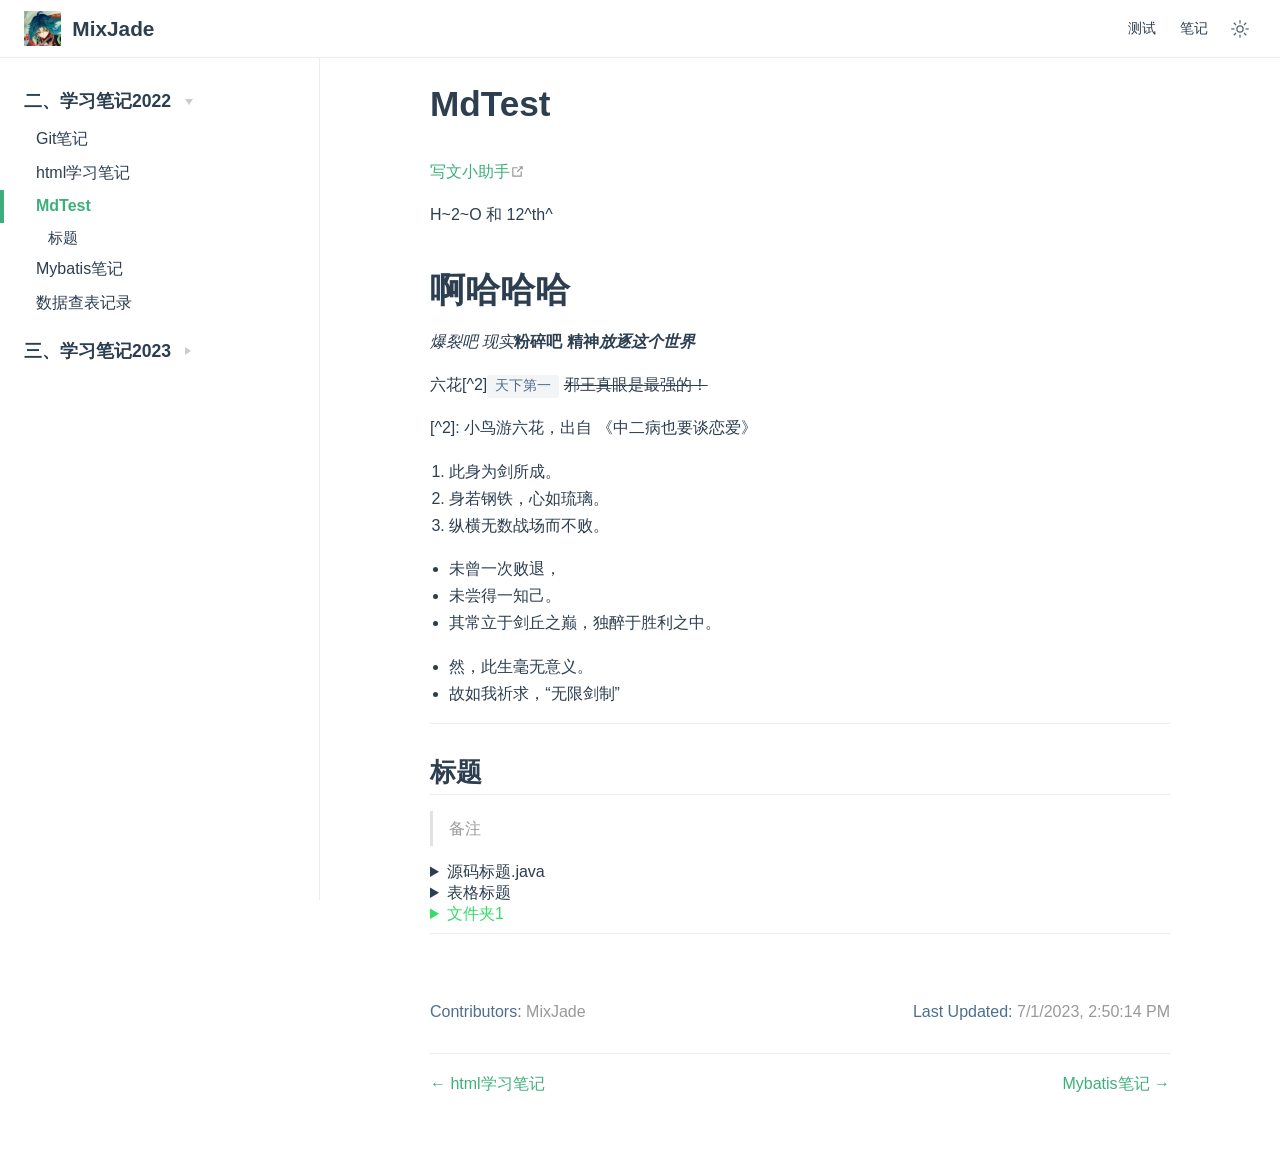
<file: note/n2022/MdTest.html>
<!DOCTYPE html>
<html lang="zh-CN">
  <head>
    <meta charset="utf-8">
    <meta name="viewport" content="width=device-width,initial-scale=1">
    <meta name="generator" content="VuePress 2.0.0-beta.61">
    <style>
      :root {
        --c-bg: #fff;
      }
      html.dark {
        --c-bg: #22272e;
      }
      html, body {
        background-color: var(--c-bg);
      }
    </style>
    <script>
      const userMode = localStorage.getItem('vuepress-color-scheme');
			const systemDarkMode = window.matchMedia && window.matchMedia('(prefers-color-scheme: dark)').matches;
			if (userMode === 'dark' || (userMode !== 'light' && systemDarkMode)) {
				document.documentElement.classList.toggle('dark', true);
			}
    </script>
    <title>MdTest | MixJade</title><meta name="description" content="这是我的第一个 VuePress 站点">
    <link rel="preload" href="/assets/style-f8e5cd57.css" as="style"><link rel="stylesheet" href="/assets/style-f8e5cd57.css">
    <link rel="modulepreload" href="/assets/app-d494a1bd.js"><link rel="modulepreload" href="/assets/framework-6700cb35.js"><link rel="modulepreload" href="/assets/MdTest.html-c4b2a411.js"><link rel="modulepreload" href="/assets/MdTest.html-39ded7ad.js"><link rel="prefetch" href="/assets/index.html-a925895d.js" as="script"><link rel="prefetch" href="/assets/Vue测试.html-58a8d243.js" as="script"><link rel="prefetch" href="/assets/测试页面.html-37fab06e.js" as="script"><link rel="prefetch" href="/assets/Git笔记.html-2a8ddfc7.js" as="script"><link rel="prefetch" href="/assets/html学习笔记.html-8171b94b.js" as="script"><link rel="prefetch" href="/assets/MyBatis笔记.html-9650539b.js" as="script"><link rel="prefetch" href="/assets/数据查表记录.html-b309cd5a.js" as="script"><link rel="prefetch" href="/assets/TS学习笔记.html-b13d50eb.js" as="script"><link rel="prefetch" href="/assets/VUE学习笔记.html-af78770c.js" as="script"><link rel="prefetch" href="/assets/公司代码学习笔记.html-ff0edd33.js" as="script"><link rel="prefetch" href="/assets/模糊查询，笔记.html-31928afa.js" as="script"><link rel="prefetch" href="/assets/404.html-f9875e7b.js" as="script"><link rel="prefetch" href="/assets/index.html-bfcad957.js" as="script"><link rel="prefetch" href="/assets/Vue测试.html-fed7e8c0.js" as="script"><link rel="prefetch" href="/assets/测试页面.html-a5977d64.js" as="script"><link rel="prefetch" href="/assets/Git笔记.html-c1116f1f.js" as="script"><link rel="prefetch" href="/assets/html学习笔记.html-a3a0bb5a.js" as="script"><link rel="prefetch" href="/assets/MyBatis笔记.html-55efaefe.js" as="script"><link rel="prefetch" href="/assets/数据查表记录.html-a20d0d3e.js" as="script"><link rel="prefetch" href="/assets/TS学习笔记.html-dd6ab340.js" as="script"><link rel="prefetch" href="/assets/VUE学习笔记.html-b7846cc8.js" as="script"><link rel="prefetch" href="/assets/公司代码学习笔记.html-e77d96e9.js" as="script"><link rel="prefetch" href="/assets/模糊查询，笔记.html-885ac924.js" as="script"><link rel="prefetch" href="/assets/404.html-85eb4967.js" as="script"><link rel="prefetch" href="/assets/MyHello-4eddddb2.js" as="script">
  </head>
  <body>
    <div id="app"><!--[--><div class="theme-container"><!--[--><header class="navbar"><div class="toggle-sidebar-button" title="toggle sidebar" aria-expanded="false" role="button" tabindex="0"><div class="icon" aria-hidden="true"><span></span><span></span><span></span></div></div><span><a href="/" class=""><!----><span class="site-name can-hide">MixJade</span></a></span><div class="navbar-items-wrapper" style=""><!--[--><!--]--><nav class="navbar-items can-hide"><!--[--><div class="navbar-item"><a href="/myTest/测试页面.md" class="" aria-label="测试"><!--[--><!--]--> 测试 <!--[--><!--]--></a></div><div class="navbar-item"><a href="/note/n2022/MdTest.md" class="" aria-label="笔记"><!--[--><!--]--> 笔记 <!--[--><!--]--></a></div><!--]--></nav><!--[--><!--]--><button class="toggle-color-mode-button" title="toggle color mode"><svg style="" class="icon" focusable="false" viewBox="0 0 32 32"><path d="M16 12.005a4 4 0 1 1-4 4a4.005 4.005 0 0 1 4-4m0-2a6 6 0 1 0 6 6a6 6 0 0 0-6-6z" fill="currentColor"></path><path d="M5.394 6.813l1.414-1.415l3.506 3.506L8.9 10.318z" fill="currentColor"></path><path d="M2 15.005h5v2H2z" fill="currentColor"></path><path d="M5.394 25.197L8.9 21.691l1.414 1.415l-3.506 3.505z" fill="currentColor"></path><path d="M15 25.005h2v5h-2z" fill="currentColor"></path><path d="M21.687 23.106l1.414-1.415l3.506 3.506l-1.414 1.414z" fill="currentColor"></path><path d="M25 15.005h5v2h-5z" fill="currentColor"></path><path d="M21.687 8.904l3.506-3.506l1.414 1.415l-3.506 3.505z" fill="currentColor"></path><path d="M15 2.005h2v5h-2z" fill="currentColor"></path></svg><svg style="display:none;" class="icon" focusable="false" viewBox="0 0 32 32"><path d="M13.502 5.414a15.075 15.075 0 0 0 11.594 18.194a11.113 11.113 0 0 1-7.975 3.39c-.138 0-.278.005-.418 0a11.094 11.094 0 0 1-3.2-21.584M14.98 3a1.002 1.002 0 0 0-.175.016a13.096 13.096 0 0 0 1.825 25.981c.164.006.328 0 .49 0a13.072 13.072 0 0 0 10.703-5.555a1.01 1.01 0 0 0-.783-1.565A13.08 13.08 0 0 1 15.89 4.38A1.015 1.015 0 0 0 14.98 3z" fill="currentColor"></path></svg></button><!----></div></header><!--]--><div class="sidebar-mask"></div><!--[--><aside class="sidebar"><nav class="navbar-items"><!--[--><div class="navbar-item"><a href="/myTest/测试页面.md" class="" aria-label="测试"><!--[--><!--]--> 测试 <!--[--><!--]--></a></div><div class="navbar-item"><a href="/note/n2022/MdTest.md" class="" aria-label="笔记"><!--[--><!--]--> 笔记 <!--[--><!--]--></a></div><!--]--></nav><!--[--><!--]--><ul class="sidebar-items"><!--[--><li><p tabindex="0" class="sidebar-item sidebar-heading active collapsible">二、学习笔记2022 <span class="down arrow"></span></p><ul style="" class="sidebar-item-children"><!--[--><li><a href="/note/n2022/Git%E7%AC%94%E8%AE%B0.html" class="sidebar-item" aria-label="Git笔记"><!--[--><!--]--> Git笔记 <!--[--><!--]--></a><!----></li><li><a href="/note/n2022/html%E5%AD%A6%E4%B9%A0%E7%AC%94%E8%AE%B0.html" class="sidebar-item" aria-label="html学习笔记"><!--[--><!--]--> html学习笔记 <!--[--><!--]--></a><!----></li><li><a aria-current="page" href="/note/n2022/MdTest.html" class="router-link-active router-link-exact-active router-link-active sidebar-item active" aria-label="MdTest"><!--[--><!--]--> MdTest <!--[--><!--]--></a><ul style="" class="sidebar-item-children"><!--[--><li><a aria-current="page" href="/note/n2022/MdTest.html#标题" class="router-link-active router-link-exact-active sidebar-item" aria-label="标题"><!--[--><!--]--> 标题 <!--[--><!--]--></a><!----></li><!--]--></ul></li><li><a href="/note/n2022/MyBatis%E7%AC%94%E8%AE%B0.html" class="sidebar-item" aria-label="Mybatis笔记"><!--[--><!--]--> Mybatis笔记 <!--[--><!--]--></a><!----></li><li><a href="/note/n2022/%E6%95%B0%E6%8D%AE%E6%9F%A5%E8%A1%A8%E8%AE%B0%E5%BD%95.html" class="sidebar-item" aria-label="数据查表记录"><!--[--><!--]--> 数据查表记录 <!--[--><!--]--></a><!----></li><!--]--></ul></li><li><p tabindex="0" class="sidebar-item sidebar-heading collapsible">三、学习笔记2023 <span class="right arrow"></span></p><ul style="display:none;" class="sidebar-item-children"><!--[--><li><a href="/note/n2023/TS%E5%AD%A6%E4%B9%A0%E7%AC%94%E8%AE%B0.html" class="sidebar-item" aria-label="TS学习笔记"><!--[--><!--]--> TS学习笔记 <!--[--><!--]--></a><!----></li><li><a href="/note/n2023/VUE%E5%AD%A6%E4%B9%A0%E7%AC%94%E8%AE%B0.html" class="sidebar-item" aria-label="VUE学习笔记"><!--[--><!--]--> VUE学习笔记 <!--[--><!--]--></a><!----></li><li><a href="/note/n2023/%E6%A8%A1%E7%B3%8A%E6%9F%A5%E8%AF%A2%EF%BC%8C%E7%AC%94%E8%AE%B0.html" class="sidebar-item" aria-label="模糊查询，笔记"><!--[--><!--]--> 模糊查询，笔记 <!--[--><!--]--></a><!----></li><li><a href="/note/n2023/%E5%85%AC%E5%8F%B8%E4%BB%A3%E7%A0%81%E5%AD%A6%E4%B9%A0%E7%AC%94%E8%AE%B0.html" class="sidebar-item" aria-label="代码学习"><!--[--><!--]--> 代码学习 <!--[--><!--]--></a><!----></li><!--]--></ul></li><!--]--></ul><!--[--><!--]--></aside><!--]--><!--[--><main class="page"><!--[--><!--]--><div class="theme-default-content"><!--[--><!--]--><div><h1 id="mdtest" tabindex="-1"><a class="header-anchor" href="#mdtest" aria-hidden="true">#</a> MdTest</h1><p><a href="https://shd101wyy.github.io/markdown-preview-enhanced/#/zh-cn/markdown-basics?id=%e6%89%a9%e5%b1%95%e7%9a%84%e8%af%ad%e6%b3%95" target="_blank" rel="noopener noreferrer">写文小助手<span><svg class="external-link-icon" xmlns="http://www.w3.org/2000/svg" aria-hidden="true" focusable="false" x="0px" y="0px" viewBox="0 0 100 100" width="15" height="15"><path fill="currentColor" d="M18.8,85.1h56l0,0c2.2,0,4-1.8,4-4v-32h-8v28h-48v-48h28v-8h-32l0,0c-2.2,0-4,1.8-4,4v56C14.8,83.3,16.6,85.1,18.8,85.1z"></path><polygon fill="currentColor" points="45.7,48.7 51.3,54.3 77.2,28.5 77.2,37.2 85.2,37.2 85.2,14.9 62.8,14.9 62.8,22.9 71.5,22.9"></polygon></svg><span class="external-link-icon-sr-only">open in new window</span></span></a></p><p>H~2~O 和 12^th^</p><h1 id="啊哈哈哈" tabindex="-1"><a class="header-anchor" href="#啊哈哈哈" aria-hidden="true">#</a> 啊哈哈哈</h1><p><em>爆裂吧 现实</em><strong>粉碎吧 精神</strong><em><strong>放逐这个世界</strong></em></p><p>六花[^2]<code>天下第一</code> <s>邪王真眼是最强的！</s></p><p>[^2]: 小鸟游六花，出自 《中二病也要谈恋爱》</p><ol><li>此身为剑所成。</li><li>身若钢铁，心如琉璃。</li><li>纵横无数战场而不败。</li></ol><ul><li>未曾一次败退，</li><li>未尝得一知己。</li><li>其常立于剑丘之巅，独醉于胜利之中。</li></ul><ul><li>然，此生毫无意义。</li><li>故如我祈求，“无限剑制”</li></ul><hr><h2 id="标题" tabindex="-1"><a class="header-anchor" href="#标题" aria-hidden="true">#</a> 标题</h2><blockquote><p>备注</p></blockquote><details><summary>源码标题.java</summary><div class="language-java line-numbers-mode" data-ext="java"><pre class="language-java"><code>源代码
</code></pre><div class="line-numbers" aria-hidden="true"><div class="line-number"></div></div></div></details><details><summary>表格标题</summary><table><thead><tr><th style="text-align:center;">表头一</th><th style="text-align:center;">表头二</th></tr></thead><tbody><tr><td style="text-align:center;">内容一</td><td style="text-align:center;">内容二</td></tr></tbody></table></details><details><summary style="color:#33DD66;">文件夹1</summary><details style="text-indent:2em;"><summary style="color:#33DD66;">文件夹2</summary><details style="text-indent:4em;"><summary style="color:blue;">源码标题.java</summary><div class="language-java line-numbers-mode" data-ext="java"><pre class="language-java"><code>源代码
</code></pre><div class="line-numbers" aria-hidden="true"><div class="line-number"></div></div></div></details></details><details style="text-indent:2em;"><summary style="color:blue;">源码标题.java</summary><div class="language-java line-numbers-mode" data-ext="java"><pre class="language-java"><code>源代码
</code></pre><div class="line-numbers" aria-hidden="true"><div class="line-number"></div></div></div></details></details><hr></div><!--[--><!--]--></div><footer class="page-meta"><!----><div class="meta-item last-updated"><span class="meta-item-label">Last Updated: </span><!----></div><div class="meta-item contributors"><span class="meta-item-label">Contributors: </span><span class="meta-item-info"><!--[--><!--[--><span class="contributor" title="email: 1114185977@qq.com">MixJade</span><!----><!--]--><!--]--></span></div></footer><nav class="page-nav"><p class="inner"><span class="prev"><a href="/note/n2022/html%E5%AD%A6%E4%B9%A0%E7%AC%94%E8%AE%B0.html" class="" aria-label="html学习笔记"><!--[--><!--]--> html学习笔记 <!--[--><!--]--></a></span><span class="next"><a href="/note/n2022/MyBatis%E7%AC%94%E8%AE%B0.html" class="" aria-label="Mybatis笔记"><!--[--><!--]--> Mybatis笔记 <!--[--><!--]--></a></span></p></nav><!--[--><!--]--></main><!--]--></div><!----><!--]--></div>
    <script type="module" src="/assets/app-d494a1bd.js" defer></script>
  </body>
</html>
</file>
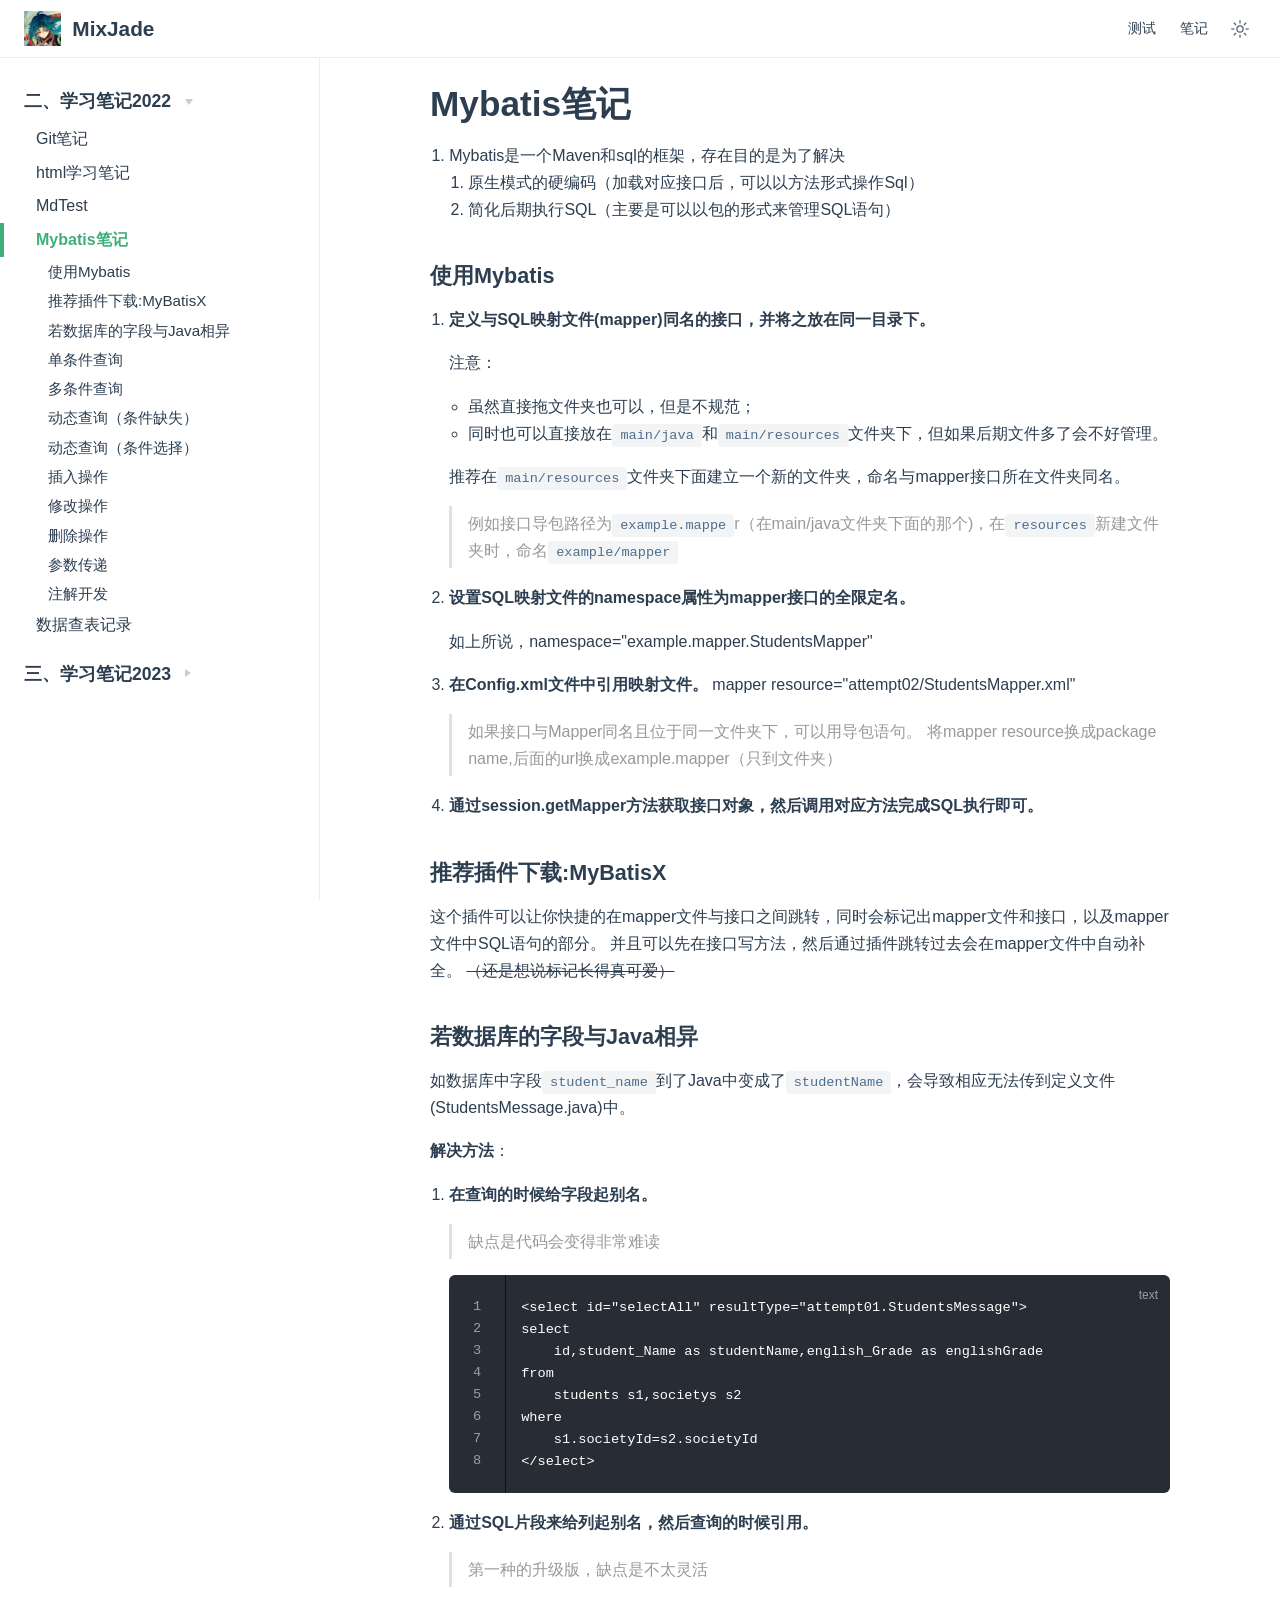
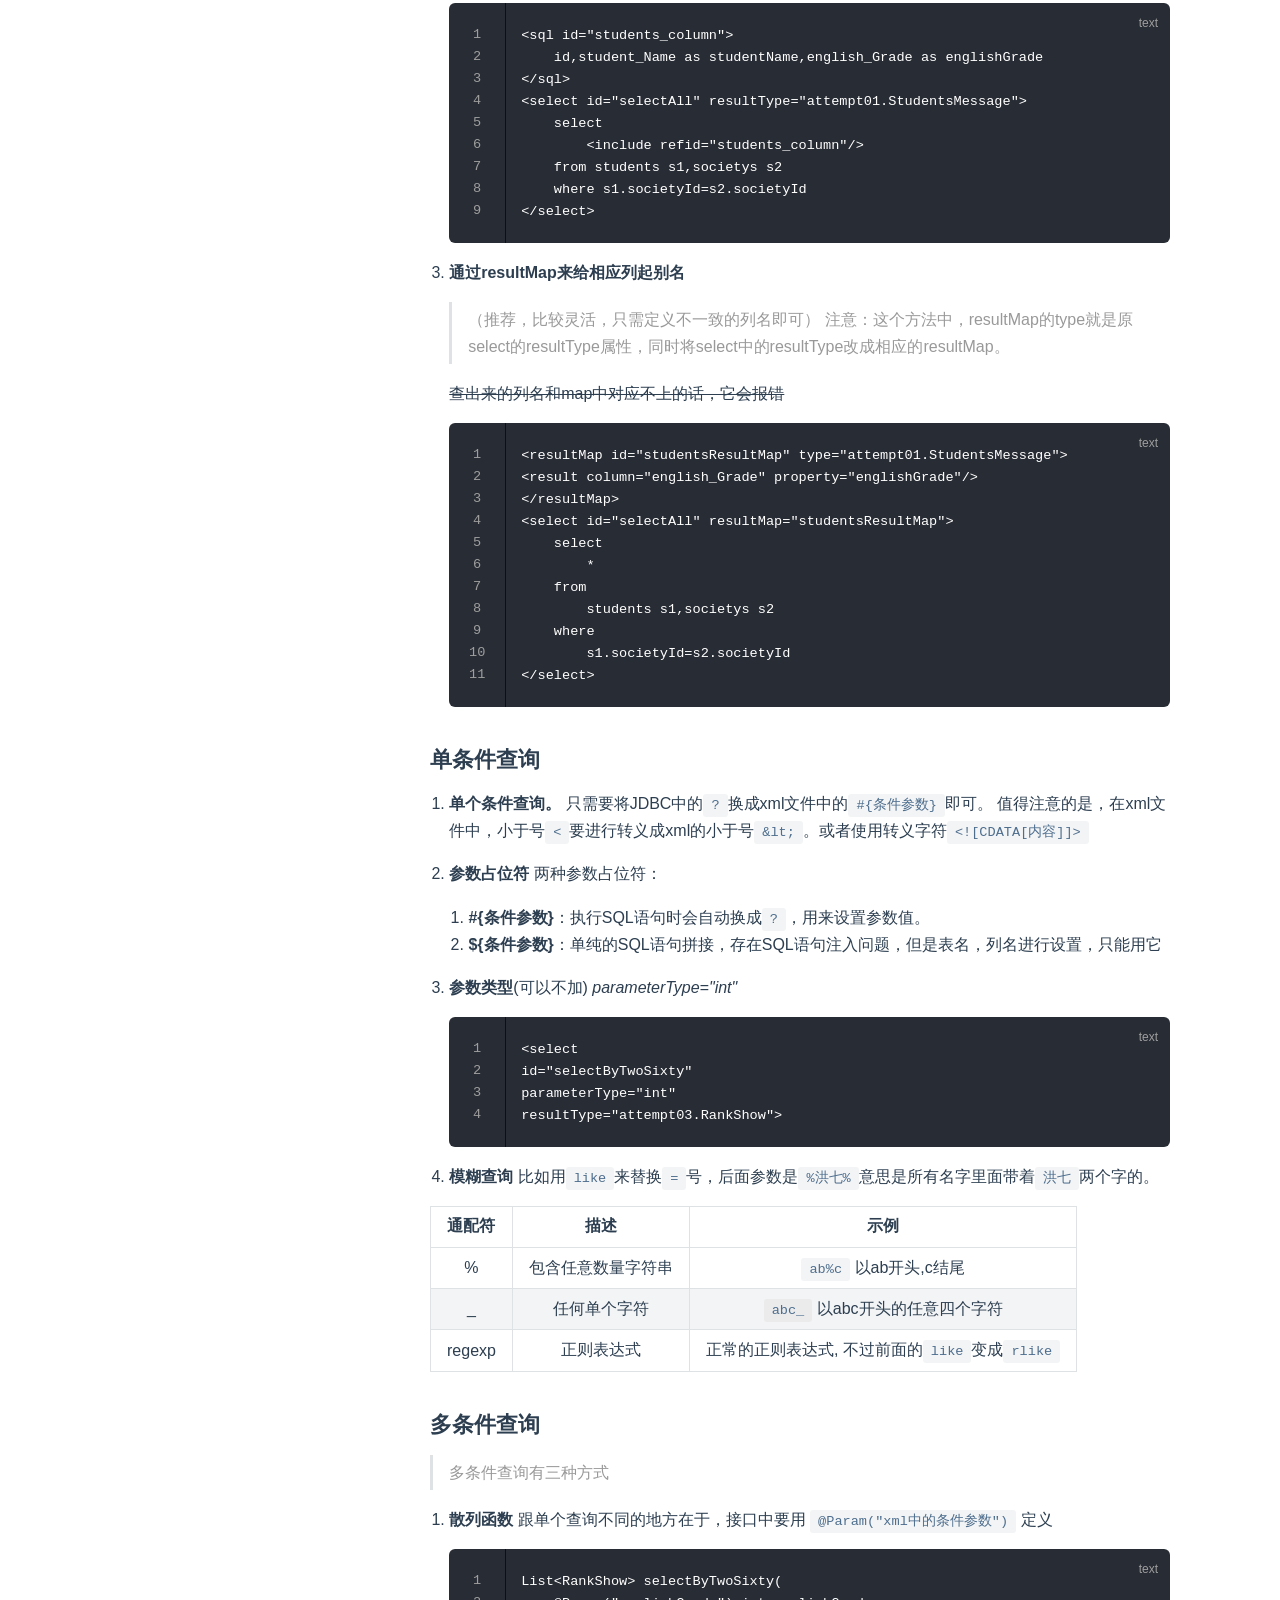
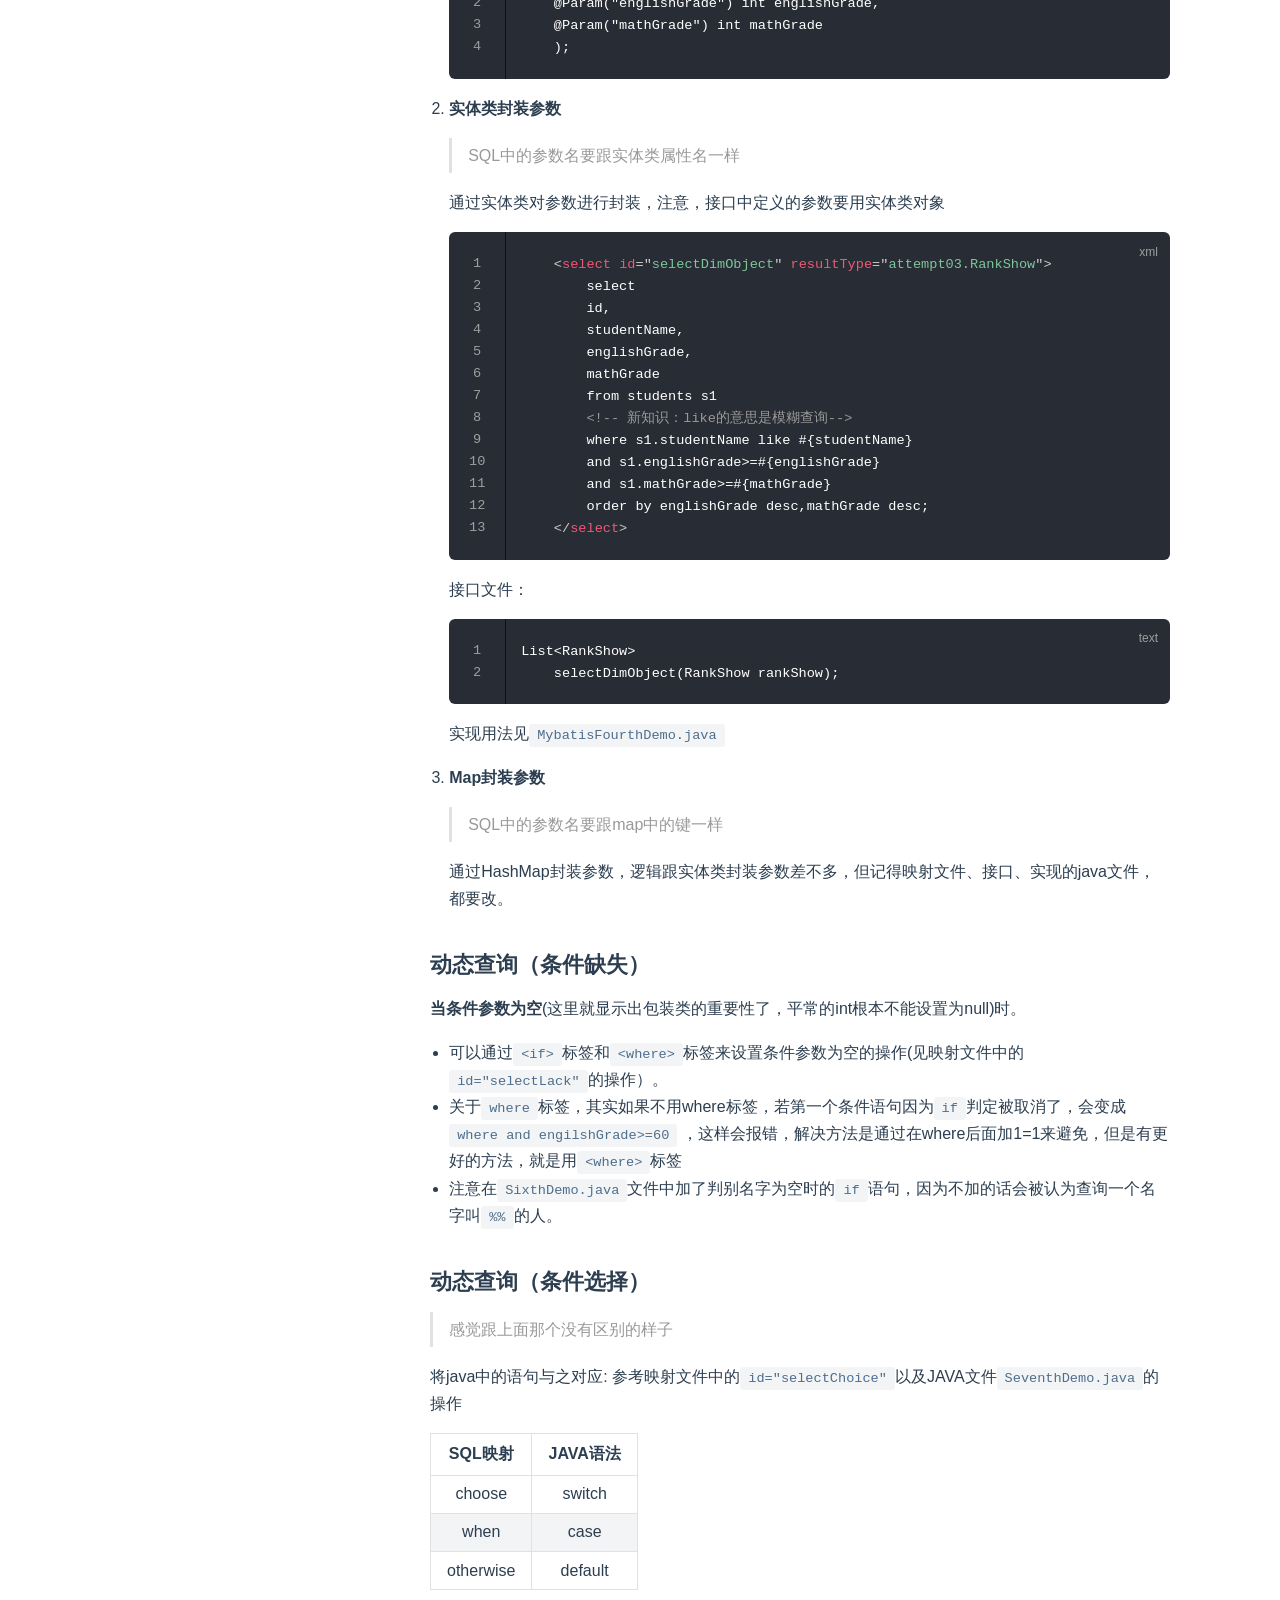
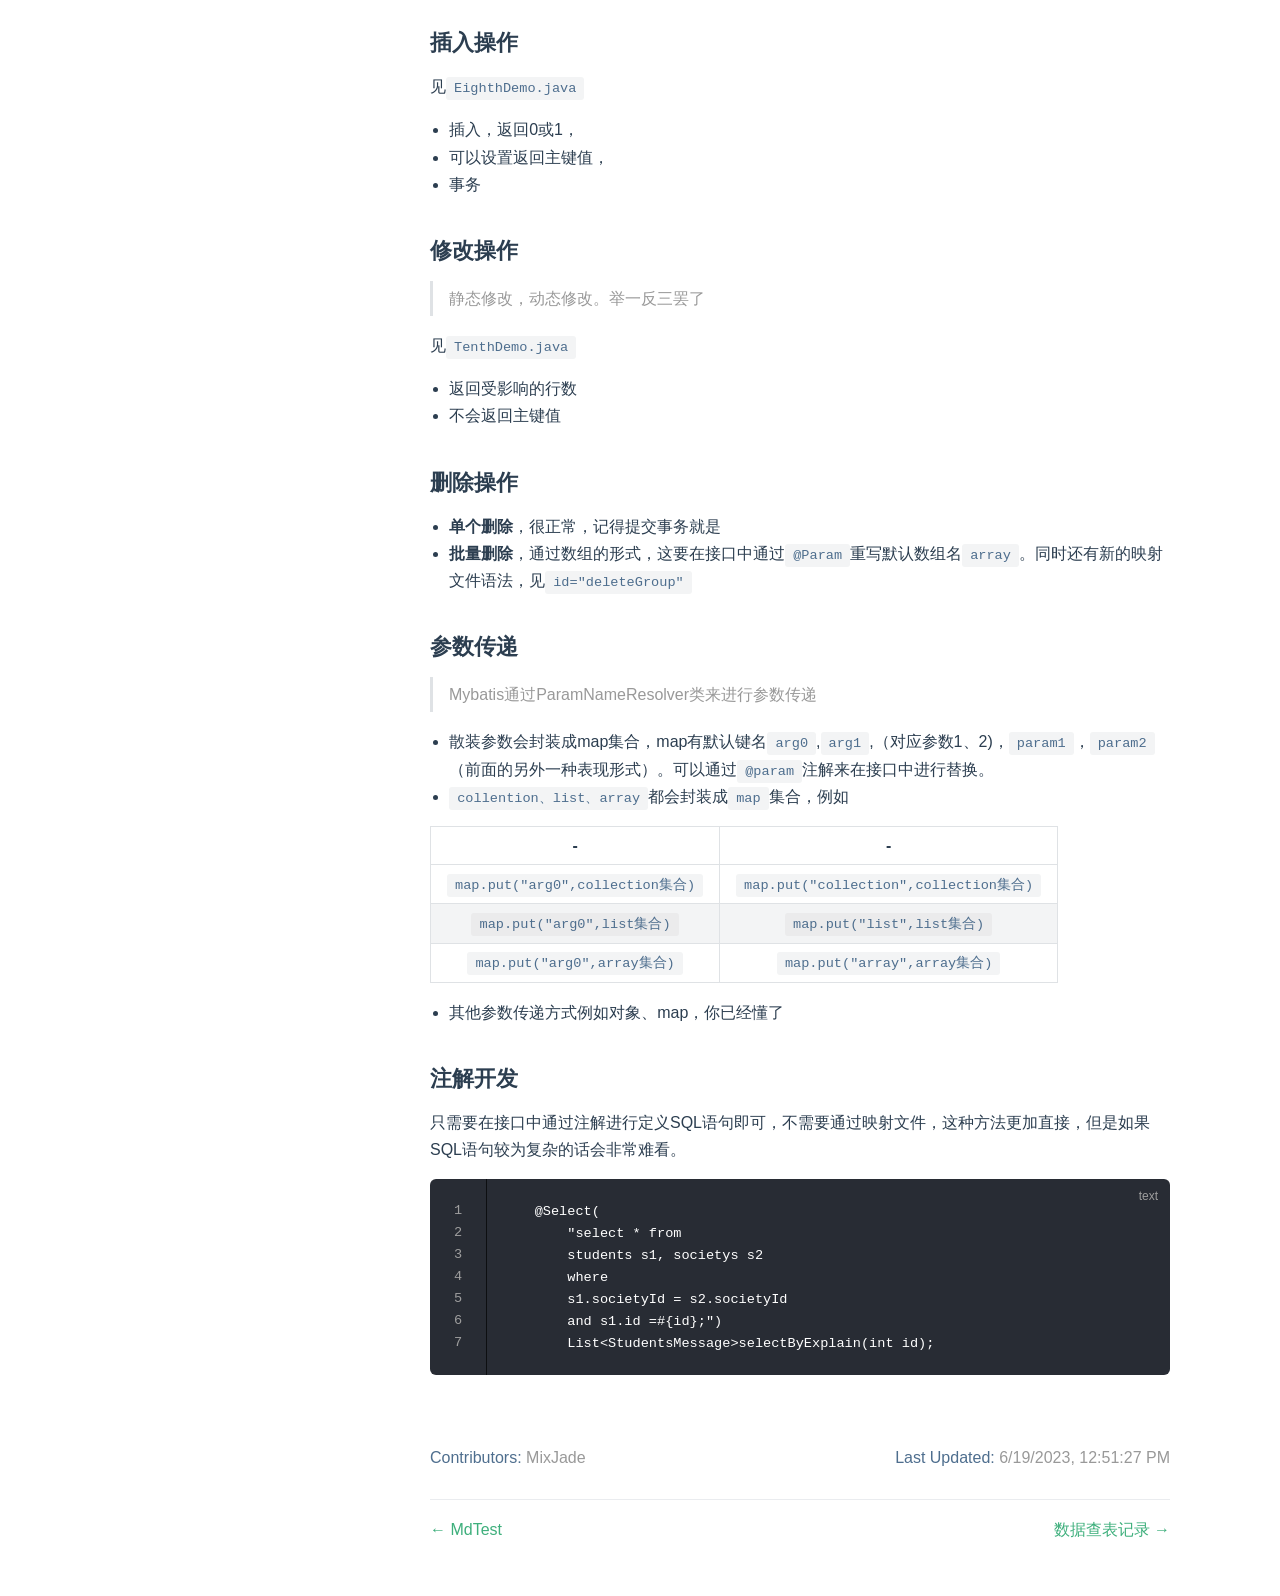
<file: note/n2022/MyBatis笔记.html>
<!DOCTYPE html>
<html lang="zh-CN">
  <head>
    <meta charset="utf-8">
    <meta name="viewport" content="width=device-width,initial-scale=1">
    <meta name="generator" content="VuePress 2.0.0-beta.61">
    <style>
      :root {
        --c-bg: #fff;
      }
      html.dark {
        --c-bg: #22272e;
      }
      html, body {
        background-color: var(--c-bg);
      }
    </style>
    <script>
      const userMode = localStorage.getItem('vuepress-color-scheme');
			const systemDarkMode = window.matchMedia && window.matchMedia('(prefers-color-scheme: dark)').matches;
			if (userMode === 'dark' || (userMode !== 'light' && systemDarkMode)) {
				document.documentElement.classList.toggle('dark', true);
			}
    </script>
    <title>Mybatis笔记 | MixJade</title><meta name="description" content="这是我的第一个 VuePress 站点">
    <link rel="preload" href="/assets/style-f8e5cd57.css" as="style"><link rel="stylesheet" href="/assets/style-f8e5cd57.css">
    <link rel="modulepreload" href="/assets/app-d494a1bd.js"><link rel="modulepreload" href="/assets/framework-6700cb35.js"><link rel="modulepreload" href="/assets/MyBatis笔记.html-9650539b.js"><link rel="modulepreload" href="/assets/MyBatis笔记.html-55efaefe.js"><link rel="prefetch" href="/assets/index.html-a925895d.js" as="script"><link rel="prefetch" href="/assets/Vue测试.html-58a8d243.js" as="script"><link rel="prefetch" href="/assets/测试页面.html-37fab06e.js" as="script"><link rel="prefetch" href="/assets/Git笔记.html-2a8ddfc7.js" as="script"><link rel="prefetch" href="/assets/html学习笔记.html-8171b94b.js" as="script"><link rel="prefetch" href="/assets/MdTest.html-c4b2a411.js" as="script"><link rel="prefetch" href="/assets/数据查表记录.html-b309cd5a.js" as="script"><link rel="prefetch" href="/assets/TS学习笔记.html-b13d50eb.js" as="script"><link rel="prefetch" href="/assets/VUE学习笔记.html-af78770c.js" as="script"><link rel="prefetch" href="/assets/公司代码学习笔记.html-ff0edd33.js" as="script"><link rel="prefetch" href="/assets/模糊查询，笔记.html-31928afa.js" as="script"><link rel="prefetch" href="/assets/404.html-f9875e7b.js" as="script"><link rel="prefetch" href="/assets/index.html-bfcad957.js" as="script"><link rel="prefetch" href="/assets/Vue测试.html-fed7e8c0.js" as="script"><link rel="prefetch" href="/assets/测试页面.html-a5977d64.js" as="script"><link rel="prefetch" href="/assets/Git笔记.html-c1116f1f.js" as="script"><link rel="prefetch" href="/assets/html学习笔记.html-a3a0bb5a.js" as="script"><link rel="prefetch" href="/assets/MdTest.html-39ded7ad.js" as="script"><link rel="prefetch" href="/assets/数据查表记录.html-a20d0d3e.js" as="script"><link rel="prefetch" href="/assets/TS学习笔记.html-dd6ab340.js" as="script"><link rel="prefetch" href="/assets/VUE学习笔记.html-b7846cc8.js" as="script"><link rel="prefetch" href="/assets/公司代码学习笔记.html-e77d96e9.js" as="script"><link rel="prefetch" href="/assets/模糊查询，笔记.html-885ac924.js" as="script"><link rel="prefetch" href="/assets/404.html-85eb4967.js" as="script"><link rel="prefetch" href="/assets/MyHello-4eddddb2.js" as="script">
  </head>
  <body>
    <div id="app"><!--[--><div class="theme-container"><!--[--><header class="navbar"><div class="toggle-sidebar-button" title="toggle sidebar" aria-expanded="false" role="button" tabindex="0"><div class="icon" aria-hidden="true"><span></span><span></span><span></span></div></div><span><a href="/" class=""><!----><span class="site-name can-hide">MixJade</span></a></span><div class="navbar-items-wrapper" style=""><!--[--><!--]--><nav class="navbar-items can-hide"><!--[--><div class="navbar-item"><a href="/myTest/测试页面.md" class="" aria-label="测试"><!--[--><!--]--> 测试 <!--[--><!--]--></a></div><div class="navbar-item"><a href="/note/n2022/MdTest.md" class="" aria-label="笔记"><!--[--><!--]--> 笔记 <!--[--><!--]--></a></div><!--]--></nav><!--[--><!--]--><button class="toggle-color-mode-button" title="toggle color mode"><svg style="" class="icon" focusable="false" viewBox="0 0 32 32"><path d="M16 12.005a4 4 0 1 1-4 4a4.005 4.005 0 0 1 4-4m0-2a6 6 0 1 0 6 6a6 6 0 0 0-6-6z" fill="currentColor"></path><path d="M5.394 6.813l1.414-1.415l3.506 3.506L8.9 10.318z" fill="currentColor"></path><path d="M2 15.005h5v2H2z" fill="currentColor"></path><path d="M5.394 25.197L8.9 21.691l1.414 1.415l-3.506 3.505z" fill="currentColor"></path><path d="M15 25.005h2v5h-2z" fill="currentColor"></path><path d="M21.687 23.106l1.414-1.415l3.506 3.506l-1.414 1.414z" fill="currentColor"></path><path d="M25 15.005h5v2h-5z" fill="currentColor"></path><path d="M21.687 8.904l3.506-3.506l1.414 1.415l-3.506 3.505z" fill="currentColor"></path><path d="M15 2.005h2v5h-2z" fill="currentColor"></path></svg><svg style="display:none;" class="icon" focusable="false" viewBox="0 0 32 32"><path d="M13.502 5.414a15.075 15.075 0 0 0 11.594 18.194a11.113 11.113 0 0 1-7.975 3.39c-.138 0-.278.005-.418 0a11.094 11.094 0 0 1-3.2-21.584M14.98 3a1.002 1.002 0 0 0-.175.016a13.096 13.096 0 0 0 1.825 25.981c.164.006.328 0 .49 0a13.072 13.072 0 0 0 10.703-5.555a1.01 1.01 0 0 0-.783-1.565A13.08 13.08 0 0 1 15.89 4.38A1.015 1.015 0 0 0 14.98 3z" fill="currentColor"></path></svg></button><!----></div></header><!--]--><div class="sidebar-mask"></div><!--[--><aside class="sidebar"><nav class="navbar-items"><!--[--><div class="navbar-item"><a href="/myTest/测试页面.md" class="" aria-label="测试"><!--[--><!--]--> 测试 <!--[--><!--]--></a></div><div class="navbar-item"><a href="/note/n2022/MdTest.md" class="" aria-label="笔记"><!--[--><!--]--> 笔记 <!--[--><!--]--></a></div><!--]--></nav><!--[--><!--]--><ul class="sidebar-items"><!--[--><li><p tabindex="0" class="sidebar-item sidebar-heading active collapsible">二、学习笔记2022 <span class="down arrow"></span></p><ul style="" class="sidebar-item-children"><!--[--><li><a href="/note/n2022/Git%E7%AC%94%E8%AE%B0.html" class="sidebar-item" aria-label="Git笔记"><!--[--><!--]--> Git笔记 <!--[--><!--]--></a><!----></li><li><a href="/note/n2022/html%E5%AD%A6%E4%B9%A0%E7%AC%94%E8%AE%B0.html" class="sidebar-item" aria-label="html学习笔记"><!--[--><!--]--> html学习笔记 <!--[--><!--]--></a><!----></li><li><a href="/note/n2022/MdTest.html" class="sidebar-item" aria-label="MdTest"><!--[--><!--]--> MdTest <!--[--><!--]--></a><!----></li><li><a aria-current="page" href="/note/n2022/MyBatis%E7%AC%94%E8%AE%B0.html" class="router-link-active router-link-exact-active router-link-active sidebar-item active" aria-label="Mybatis笔记"><!--[--><!--]--> Mybatis笔记 <!--[--><!--]--></a><ul style="" class="sidebar-item-children"><!--[--><li><a aria-current="page" href="/note/n2022/MyBatis%E7%AC%94%E8%AE%B0.html#使用mybatis" class="router-link-active router-link-exact-active sidebar-item" aria-label="使用Mybatis"><!--[--><!--]--> 使用Mybatis <!--[--><!--]--></a><!----></li><li><a aria-current="page" href="/note/n2022/MyBatis%E7%AC%94%E8%AE%B0.html#推荐插件下载-mybatisx" class="router-link-active router-link-exact-active sidebar-item" aria-label="推荐插件下载:MyBatisX"><!--[--><!--]--> 推荐插件下载:MyBatisX <!--[--><!--]--></a><!----></li><li><a aria-current="page" href="/note/n2022/MyBatis%E7%AC%94%E8%AE%B0.html#若数据库的字段与java相异" class="router-link-active router-link-exact-active sidebar-item" aria-label="若数据库的字段与Java相异"><!--[--><!--]--> 若数据库的字段与Java相异 <!--[--><!--]--></a><!----></li><li><a aria-current="page" href="/note/n2022/MyBatis%E7%AC%94%E8%AE%B0.html#单条件查询" class="router-link-active router-link-exact-active sidebar-item" aria-label="单条件查询"><!--[--><!--]--> 单条件查询 <!--[--><!--]--></a><!----></li><li><a aria-current="page" href="/note/n2022/MyBatis%E7%AC%94%E8%AE%B0.html#多条件查询" class="router-link-active router-link-exact-active sidebar-item" aria-label="多条件查询"><!--[--><!--]--> 多条件查询 <!--[--><!--]--></a><!----></li><li><a aria-current="page" href="/note/n2022/MyBatis%E7%AC%94%E8%AE%B0.html#动态查询-条件缺失" class="router-link-active router-link-exact-active sidebar-item" aria-label="动态查询（条件缺失）"><!--[--><!--]--> 动态查询（条件缺失） <!--[--><!--]--></a><!----></li><li><a aria-current="page" href="/note/n2022/MyBatis%E7%AC%94%E8%AE%B0.html#动态查询-条件选择" class="router-link-active router-link-exact-active sidebar-item" aria-label="动态查询（条件选择）"><!--[--><!--]--> 动态查询（条件选择） <!--[--><!--]--></a><!----></li><li><a aria-current="page" href="/note/n2022/MyBatis%E7%AC%94%E8%AE%B0.html#插入操作" class="router-link-active router-link-exact-active sidebar-item" aria-label="插入操作"><!--[--><!--]--> 插入操作 <!--[--><!--]--></a><!----></li><li><a aria-current="page" href="/note/n2022/MyBatis%E7%AC%94%E8%AE%B0.html#修改操作" class="router-link-active router-link-exact-active sidebar-item" aria-label="修改操作"><!--[--><!--]--> 修改操作 <!--[--><!--]--></a><!----></li><li><a aria-current="page" href="/note/n2022/MyBatis%E7%AC%94%E8%AE%B0.html#删除操作" class="router-link-active router-link-exact-active sidebar-item" aria-label="删除操作"><!--[--><!--]--> 删除操作 <!--[--><!--]--></a><!----></li><li><a aria-current="page" href="/note/n2022/MyBatis%E7%AC%94%E8%AE%B0.html#参数传递" class="router-link-active router-link-exact-active sidebar-item" aria-label="参数传递"><!--[--><!--]--> 参数传递 <!--[--><!--]--></a><!----></li><li><a aria-current="page" href="/note/n2022/MyBatis%E7%AC%94%E8%AE%B0.html#注解开发" class="router-link-active router-link-exact-active sidebar-item" aria-label="注解开发"><!--[--><!--]--> 注解开发 <!--[--><!--]--></a><!----></li><!--]--></ul></li><li><a href="/note/n2022/%E6%95%B0%E6%8D%AE%E6%9F%A5%E8%A1%A8%E8%AE%B0%E5%BD%95.html" class="sidebar-item" aria-label="数据查表记录"><!--[--><!--]--> 数据查表记录 <!--[--><!--]--></a><!----></li><!--]--></ul></li><li><p tabindex="0" class="sidebar-item sidebar-heading collapsible">三、学习笔记2023 <span class="right arrow"></span></p><ul style="display:none;" class="sidebar-item-children"><!--[--><li><a href="/note/n2023/TS%E5%AD%A6%E4%B9%A0%E7%AC%94%E8%AE%B0.html" class="sidebar-item" aria-label="TS学习笔记"><!--[--><!--]--> TS学习笔记 <!--[--><!--]--></a><!----></li><li><a href="/note/n2023/VUE%E5%AD%A6%E4%B9%A0%E7%AC%94%E8%AE%B0.html" class="sidebar-item" aria-label="VUE学习笔记"><!--[--><!--]--> VUE学习笔记 <!--[--><!--]--></a><!----></li><li><a href="/note/n2023/%E6%A8%A1%E7%B3%8A%E6%9F%A5%E8%AF%A2%EF%BC%8C%E7%AC%94%E8%AE%B0.html" class="sidebar-item" aria-label="模糊查询，笔记"><!--[--><!--]--> 模糊查询，笔记 <!--[--><!--]--></a><!----></li><li><a href="/note/n2023/%E5%85%AC%E5%8F%B8%E4%BB%A3%E7%A0%81%E5%AD%A6%E4%B9%A0%E7%AC%94%E8%AE%B0.html" class="sidebar-item" aria-label="代码学习"><!--[--><!--]--> 代码学习 <!--[--><!--]--></a><!----></li><!--]--></ul></li><!--]--></ul><!--[--><!--]--></aside><!--]--><!--[--><main class="page"><!--[--><!--]--><div class="theme-default-content"><!--[--><!--]--><div><h1 id="mybatis笔记" tabindex="-1"><a class="header-anchor" href="#mybatis笔记" aria-hidden="true">#</a> Mybatis笔记</h1><ol><li>Mybatis是一个Maven和sql的框架，存在目的是为了解决 <ol><li>原生模式的硬编码（加载对应接口后，可以以方法形式操作Sql）</li><li>简化后期执行SQL（主要是可以以包的形式来管理SQL语句）</li></ol></li></ol><h3 id="使用mybatis" tabindex="-1"><a class="header-anchor" href="#使用mybatis" aria-hidden="true">#</a> 使用Mybatis</h3><ol><li><p><strong>定义与SQL映射文件(mapper)同名的接口，并将之放在同一目录下。</strong></p><p>注意：</p><ul><li>虽然直接拖文件夹也可以，但是不规范；</li><li>同时也可以直接放在<code>main/java</code>和<code>main/resources</code>文件夹下，但如果后期文件多了会不好管理。</li></ul><p>推荐在<code>main/resources</code>文件夹下面建立一个新的文件夹，命名与mapper接口所在文件夹同名。</p><blockquote><p>例如接口导包路径为<code>example.mappe</code>r（在main/java文件夹下面的那个)，在<code>resources</code>新建文件夹时，命名<code>example/mapper</code></p></blockquote></li><li><p><strong>设置SQL映射文件的namespace属性为mapper接口的全限定名。</strong></p><p>如上所说，namespace=&quot;example.mapper.StudentsMapper&quot;</p></li><li><p><strong>在Config.xml文件中引用映射文件。</strong> mapper resource=&quot;attempt02/StudentsMapper.xml&quot;</p><blockquote><p>如果接口与Mapper同名且位于同一文件夹下，可以用导包语句。 将mapper resource换成package name,后面的url换成example.mapper（只到文件夹）</p></blockquote></li><li><p><strong>通过session.getMapper方法获取接口对象，然后调用对应方法完成SQL执行即可。</strong></p></li></ol><h3 id="推荐插件下载-mybatisx" tabindex="-1"><a class="header-anchor" href="#推荐插件下载-mybatisx" aria-hidden="true">#</a> 推荐插件下载:MyBatisX</h3><p>这个插件可以让你快捷的在mapper文件与接口之间跳转，同时会标记出mapper文件和接口，以及mapper文件中SQL语句的部分。 并且可以先在接口写方法，然后通过插件跳转过去会在mapper文件中自动补全。 <s>（还是想说标记长得真可爱）</s></p><h3 id="若数据库的字段与java相异" tabindex="-1"><a class="header-anchor" href="#若数据库的字段与java相异" aria-hidden="true">#</a> 若数据库的字段与Java相异</h3><p>如数据库中字段<code>student_name</code>到了Java中变成了<code>studentName</code>，会导致相应无法传到定义文件(StudentsMessage.java)中。</p><p><strong>解决方法</strong>：</p><ol><li><p><strong>在查询的时候给字段起别名。</strong></p><blockquote><p>缺点是代码会变得非常难读</p></blockquote><div class="language-text line-numbers-mode" data-ext="text"><pre class="language-text"><code>&lt;select id=&quot;selectAll&quot; resultType=&quot;attempt01.StudentsMessage&quot;&gt;
select 
    id,student_Name as studentName,english_Grade as englishGrade 
from 
    students s1,societys s2 
where 
    s1.societyId=s2.societyId
&lt;/select&gt;
</code></pre><div class="line-numbers" aria-hidden="true"><div class="line-number"></div><div class="line-number"></div><div class="line-number"></div><div class="line-number"></div><div class="line-number"></div><div class="line-number"></div><div class="line-number"></div><div class="line-number"></div></div></div></li><li><p><strong>通过SQL片段来给列起别名，然后查询的时候引用。</strong></p><blockquote><p>第一种的升级版，缺点是不太灵活</p></blockquote><div class="language-text line-numbers-mode" data-ext="text"><pre class="language-text"><code>&lt;sql id=&quot;students_column&quot;&gt;
    id,student_Name as studentName,english_Grade as englishGrade
&lt;/sql&gt;
&lt;select id=&quot;selectAll&quot; resultType=&quot;attempt01.StudentsMessage&quot;&gt;
    select
        &lt;include refid=&quot;students_column&quot;/&gt;
    from students s1,societys s2 
    where s1.societyId=s2.societyId
&lt;/select&gt;
</code></pre><div class="line-numbers" aria-hidden="true"><div class="line-number"></div><div class="line-number"></div><div class="line-number"></div><div class="line-number"></div><div class="line-number"></div><div class="line-number"></div><div class="line-number"></div><div class="line-number"></div><div class="line-number"></div></div></div></li><li><p><strong>通过resultMap来给相应列起别名</strong></p><blockquote><p>（推荐，比较灵活，只需定义不一致的列名即可） 注意：这个方法中，resultMap的type就是原select的resultType属性，同时将select中的resultType改成相应的resultMap。</p></blockquote><p><s>查出来的列名和map中对应不上的话，它会报错</s></p><div class="language-text line-numbers-mode" data-ext="text"><pre class="language-text"><code>&lt;resultMap id=&quot;studentsResultMap&quot; type=&quot;attempt01.StudentsMessage&quot;&gt;
&lt;result column=&quot;english_Grade&quot; property=&quot;englishGrade&quot;/&gt;
&lt;/resultMap&gt;
&lt;select id=&quot;selectAll&quot; resultMap=&quot;studentsResultMap&quot;&gt;
    select 
        * 
    from 
        students s1,societys s2 
    where 
        s1.societyId=s2.societyId
&lt;/select&gt;
</code></pre><div class="line-numbers" aria-hidden="true"><div class="line-number"></div><div class="line-number"></div><div class="line-number"></div><div class="line-number"></div><div class="line-number"></div><div class="line-number"></div><div class="line-number"></div><div class="line-number"></div><div class="line-number"></div><div class="line-number"></div><div class="line-number"></div></div></div></li></ol><h3 id="单条件查询" tabindex="-1"><a class="header-anchor" href="#单条件查询" aria-hidden="true">#</a> 单条件查询</h3><ol><li><p><strong>单个条件查询。</strong> 只需要将JDBC中的<code>?</code>换成xml文件中的<code>#{条件参数}</code>即可。 值得注意的是，在xml文件中，小于号<code>&lt;</code>要进行转义成xml的小于号<code>&amp;lt;</code>。或者使用转义字符<code>&lt;![CDATA[内容]]&gt;</code></p></li><li><p><strong>参数占位符</strong> 两种参数占位符：</p><ol><li><strong>#{条件参数}</strong>：执行SQL语句时会自动换成<code>?</code>，用来设置参数值。</li><li><strong>${条件参数}</strong>：单纯的SQL语句拼接，存在SQL语句注入问题，但是表名，列名进行设置，只能用它</li></ol></li><li><p><strong>参数类型</strong>(可以不加) <em>parameterType=&quot;int&quot;</em></p><div class="language-text line-numbers-mode" data-ext="text"><pre class="language-text"><code>&lt;select 
id=&quot;selectByTwoSixty&quot;
parameterType=&quot;int&quot; 
resultType=&quot;attempt03.RankShow&quot;&gt;
</code></pre><div class="line-numbers" aria-hidden="true"><div class="line-number"></div><div class="line-number"></div><div class="line-number"></div><div class="line-number"></div></div></div></li><li><p><strong>模糊查询</strong> 比如用<code>like</code>来替换<code>=</code>号，后面参数是<code>%洪七%</code>意思是所有名字里面带着<code>洪七</code>两个字的。</p></li></ol><table><thead><tr><th style="text-align:center;">通配符</th><th style="text-align:center;">描述</th><th style="text-align:center;">示例</th></tr></thead><tbody><tr><td style="text-align:center;">%</td><td style="text-align:center;">包含任意数量字符串</td><td style="text-align:center;"><code>ab%c</code> 以ab开头,c结尾</td></tr><tr><td style="text-align:center;">_</td><td style="text-align:center;">任何单个字符</td><td style="text-align:center;"><code>abc_</code> 以abc开头的任意四个字符</td></tr><tr><td style="text-align:center;">regexp</td><td style="text-align:center;">正则表达式</td><td style="text-align:center;">正常的正则表达式, 不过前面的<code>like</code>变成<code>rlike</code></td></tr></tbody></table><h3 id="多条件查询" tabindex="-1"><a class="header-anchor" href="#多条件查询" aria-hidden="true">#</a> 多条件查询</h3><blockquote><p>多条件查询有三种方式</p></blockquote><ol><li><p><strong>散列函数</strong> 跟单个查询不同的地方在于，接口中要用 <code>@Param(&quot;xml中的条件参数&quot;)</code> 定义</p><div class="language-text line-numbers-mode" data-ext="text"><pre class="language-text"><code>List&lt;RankShow&gt; selectByTwoSixty(
    @Param(&quot;englishGrade&quot;) int englishGrade,
    @Param(&quot;mathGrade&quot;) int mathGrade
    );
</code></pre><div class="line-numbers" aria-hidden="true"><div class="line-number"></div><div class="line-number"></div><div class="line-number"></div><div class="line-number"></div></div></div></li><li><p><strong>实体类封装参数</strong></p><blockquote><p>SQL中的参数名要跟实体类属性名一样</p></blockquote><p>通过实体类对参数进行封装，注意，接口中定义的参数要用实体类对象</p><div class="language-xml line-numbers-mode" data-ext="xml"><pre class="language-xml"><code>    <span class="token tag"><span class="token tag"><span class="token punctuation">&lt;</span>select</span> <span class="token attr-name">id</span><span class="token attr-value"><span class="token punctuation attr-equals">=</span><span class="token punctuation">&quot;</span>selectDimObject<span class="token punctuation">&quot;</span></span> <span class="token attr-name">resultType</span><span class="token attr-value"><span class="token punctuation attr-equals">=</span><span class="token punctuation">&quot;</span>attempt03.RankShow<span class="token punctuation">&quot;</span></span><span class="token punctuation">&gt;</span></span>
        select
        id,
        studentName,
        englishGrade,
        mathGrade
        from students s1
        <span class="token comment">&lt;!-- 新知识：like的意思是模糊查询--&gt;</span>
        where s1.studentName like #{studentName}
        and s1.englishGrade&gt;=#{englishGrade}
        and s1.mathGrade&gt;=#{mathGrade}
        order by englishGrade desc,mathGrade desc;
    <span class="token tag"><span class="token tag"><span class="token punctuation">&lt;/</span>select</span><span class="token punctuation">&gt;</span></span>
</code></pre><div class="line-numbers" aria-hidden="true"><div class="line-number"></div><div class="line-number"></div><div class="line-number"></div><div class="line-number"></div><div class="line-number"></div><div class="line-number"></div><div class="line-number"></div><div class="line-number"></div><div class="line-number"></div><div class="line-number"></div><div class="line-number"></div><div class="line-number"></div><div class="line-number"></div></div></div><p>接口文件：</p><div class="language-text line-numbers-mode" data-ext="text"><pre class="language-text"><code>List&lt;RankShow&gt; 
    selectDimObject(RankShow rankShow);
</code></pre><div class="line-numbers" aria-hidden="true"><div class="line-number"></div><div class="line-number"></div></div></div><p>实现用法见<code>MybatisFourthDemo.java</code></p></li><li><p><strong>Map封装参数</strong></p><blockquote><p>SQL中的参数名要跟map中的键一样</p></blockquote><p>通过HashMap封装参数，逻辑跟实体类封装参数差不多，但记得映射文件、接口、实现的java文件，都要改。</p></li></ol><h3 id="动态查询-条件缺失" tabindex="-1"><a class="header-anchor" href="#动态查询-条件缺失" aria-hidden="true">#</a> 动态查询（条件缺失）</h3><p><strong>当条件参数为空</strong>(这里就显示出包装类的重要性了，平常的int根本不能设置为null)时。</p><ul><li>可以通过<code>&lt;if&gt;</code>标签和<code>&lt;where&gt;</code>标签来设置条件参数为空的操作(见映射文件中的<code>id=&quot;selectLack&quot;</code>的操作）。</li><li>关于<code>where</code>标签，其实如果不用where标签，若第一个条件语句因为<code>if</code>判定被取消了，会变成 <code>where and engilshGrade&gt;=60</code> ，这样会报错，解决方法是通过在where后面加1=1来避免，但是有更好的方法，就是用<code>&lt;where&gt;</code>标签</li><li>注意在<code>SixthDemo.java</code>文件中加了判别名字为空时的<code>if</code>语句，因为不加的话会被认为查询一个名字叫<code>%%</code>的人。</li></ul><h3 id="动态查询-条件选择" tabindex="-1"><a class="header-anchor" href="#动态查询-条件选择" aria-hidden="true">#</a> 动态查询（条件选择）</h3><blockquote><p>感觉跟上面那个没有区别的样子</p></blockquote><p>将java中的语句与之对应: 参考映射文件中的<code>id=&quot;selectChoice&quot;</code>以及JAVA文件<code>SeventhDemo.java</code>的操作</p><table><thead><tr><th style="text-align:center;">SQL映射</th><th style="text-align:center;">JAVA语法</th></tr></thead><tbody><tr><td style="text-align:center;">choose</td><td style="text-align:center;">switch</td></tr><tr><td style="text-align:center;">when</td><td style="text-align:center;">case</td></tr><tr><td style="text-align:center;">otherwise</td><td style="text-align:center;">default</td></tr></tbody></table><h3 id="插入操作" tabindex="-1"><a class="header-anchor" href="#插入操作" aria-hidden="true">#</a> 插入操作</h3><p>见<code>EighthDemo.java</code></p><ul><li>插入，返回0或1，</li><li>可以设置返回主键值，</li><li>事务</li></ul><h3 id="修改操作" tabindex="-1"><a class="header-anchor" href="#修改操作" aria-hidden="true">#</a> 修改操作</h3><blockquote><p>静态修改，动态修改。举一反三罢了</p></blockquote><p>见<code>TenthDemo.java</code></p><ul><li>返回受影响的行数</li><li>不会返回主键值</li></ul><h3 id="删除操作" tabindex="-1"><a class="header-anchor" href="#删除操作" aria-hidden="true">#</a> 删除操作</h3><ul><li><strong>单个删除</strong>，很正常，记得提交事务就是</li><li><strong>批量删除</strong>，通过数组的形式，这要在接口中通过<code>@Param</code>重写默认数组名<code>array</code>。同时还有新的映射文件语法，见<code>id=&quot;deleteGroup&quot;</code></li></ul><h3 id="参数传递" tabindex="-1"><a class="header-anchor" href="#参数传递" aria-hidden="true">#</a> 参数传递</h3><blockquote><p>Mybatis通过ParamNameResolver类来进行参数传递</p></blockquote><ul><li>散装参数会封装成map集合，map有默认键名<code>arg0</code>,<code>arg1</code>,（对应参数1、2)，<code>param1</code>，<code>param2</code>（前面的另外一种表现形式）。可以通过<code>@param</code>注解来在接口中进行替换。</li><li><code>collention、list、array</code>都会封装成<code>map</code>集合，例如</li></ul><table><thead><tr><th style="text-align:center;">-</th><th style="text-align:center;">-</th></tr></thead><tbody><tr><td style="text-align:center;"><code>map.put(&quot;arg0&quot;,collection集合)</code></td><td style="text-align:center;"><code>map.put(&quot;collection&quot;,collection集合)</code></td></tr><tr><td style="text-align:center;"><code>map.put(&quot;arg0&quot;,list集合)</code></td><td style="text-align:center;"><code>map.put(&quot;list&quot;,list集合)</code></td></tr><tr><td style="text-align:center;"><code>map.put(&quot;arg0&quot;,array集合)</code></td><td style="text-align:center;"><code>map.put(&quot;array&quot;,array集合)</code></td></tr></tbody></table><ul><li>其他参数传递方式例如对象、map，你已经懂了</li></ul><h3 id="注解开发" tabindex="-1"><a class="header-anchor" href="#注解开发" aria-hidden="true">#</a> 注解开发</h3><p>只需要在接口中通过注解进行定义SQL语句即可，不需要通过映射文件，这种方法更加直接，但是如果SQL语句较为复杂的话会非常难看。</p><div class="language-text line-numbers-mode" data-ext="text"><pre class="language-text"><code>    @Select(
        &quot;select * from 
        students s1, societys s2
        where
        s1.societyId = s2.societyId
        and s1.id =#{id};&quot;)
        List&lt;StudentsMessage&gt;selectByExplain(int id);
</code></pre><div class="line-numbers" aria-hidden="true"><div class="line-number"></div><div class="line-number"></div><div class="line-number"></div><div class="line-number"></div><div class="line-number"></div><div class="line-number"></div><div class="line-number"></div></div></div></div><!--[--><!--]--></div><footer class="page-meta"><!----><div class="meta-item last-updated"><span class="meta-item-label">Last Updated: </span><!----></div><div class="meta-item contributors"><span class="meta-item-label">Contributors: </span><span class="meta-item-info"><!--[--><!--[--><span class="contributor" title="email: 1114185977@qq.com">MixJade</span><!----><!--]--><!--]--></span></div></footer><nav class="page-nav"><p class="inner"><span class="prev"><a href="/note/n2022/MdTest.html" class="" aria-label="MdTest"><!--[--><!--]--> MdTest <!--[--><!--]--></a></span><span class="next"><a href="/note/n2022/%E6%95%B0%E6%8D%AE%E6%9F%A5%E8%A1%A8%E8%AE%B0%E5%BD%95.html" class="" aria-label="数据查表记录"><!--[--><!--]--> 数据查表记录 <!--[--><!--]--></a></span></p></nav><!--[--><!--]--></main><!--]--></div><!----><!--]--></div>
    <script type="module" src="/assets/app-d494a1bd.js" defer></script>
  </body>
</html>
</file>
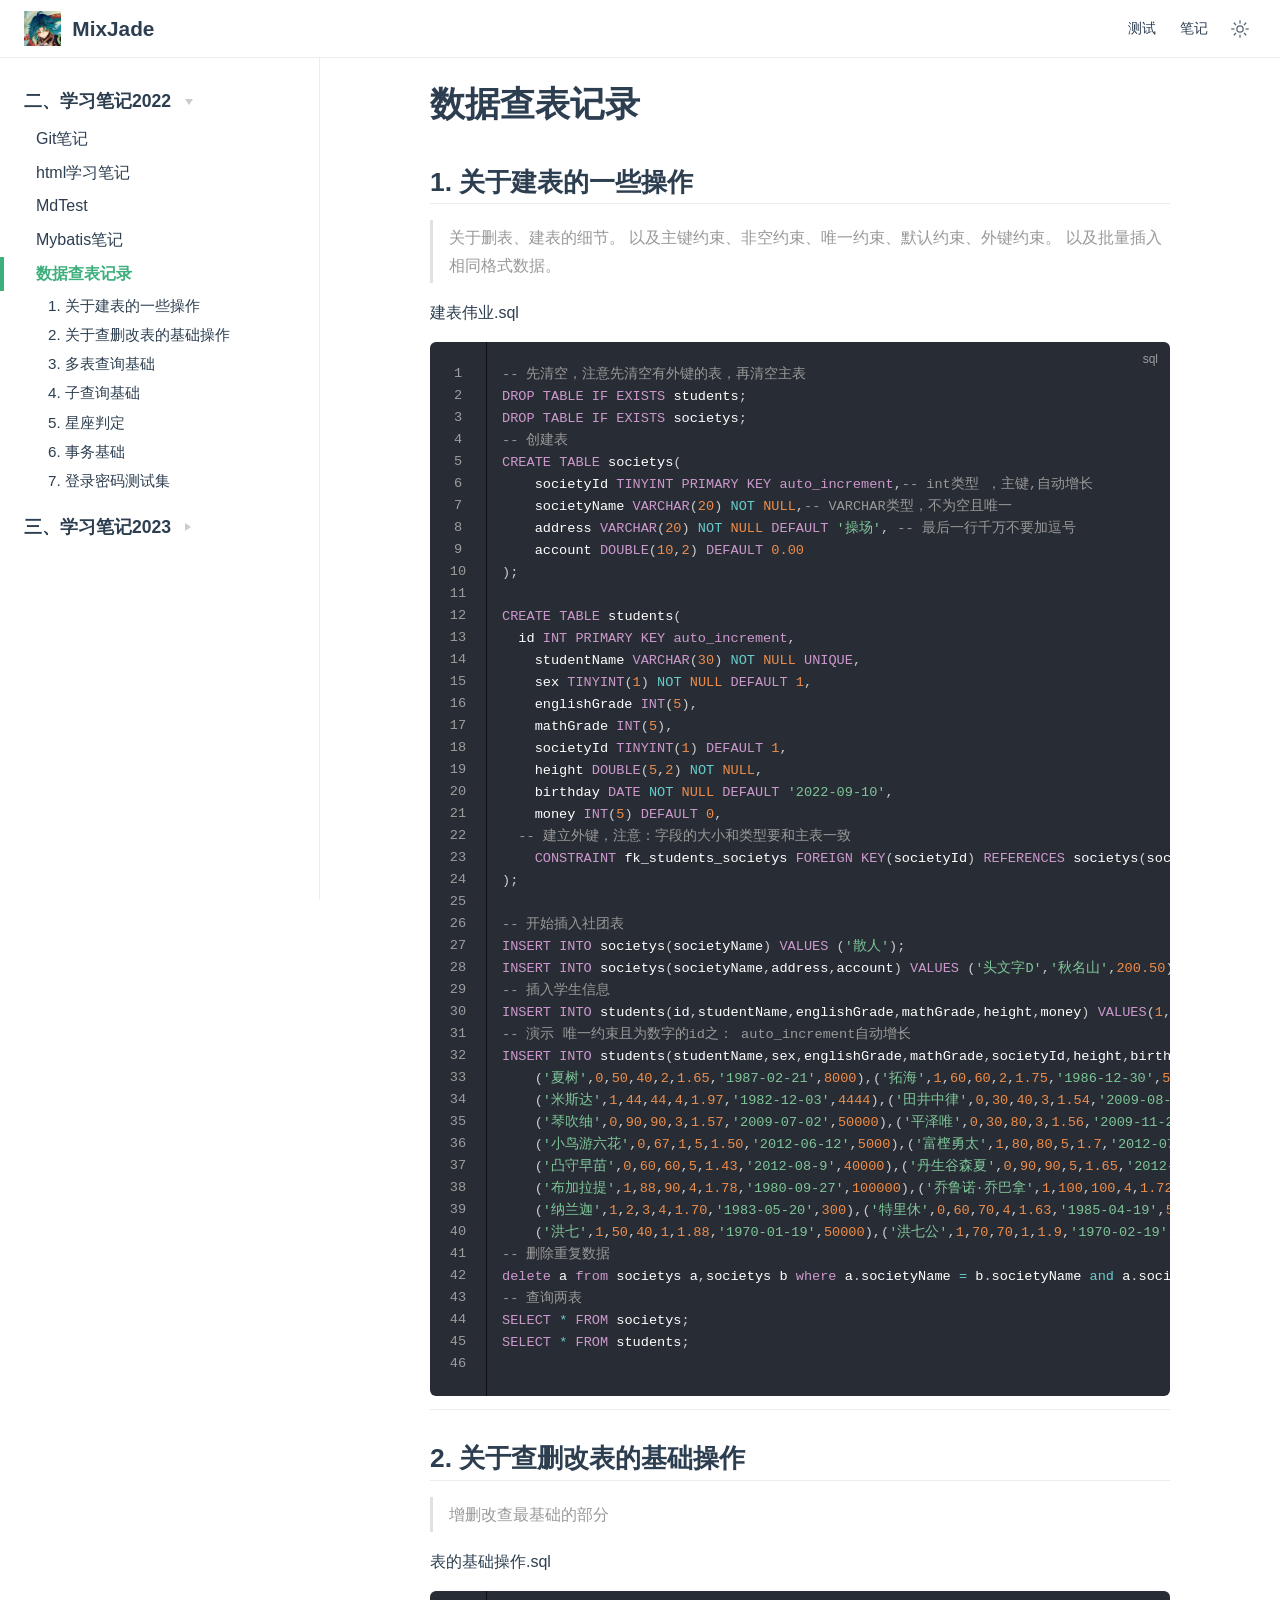
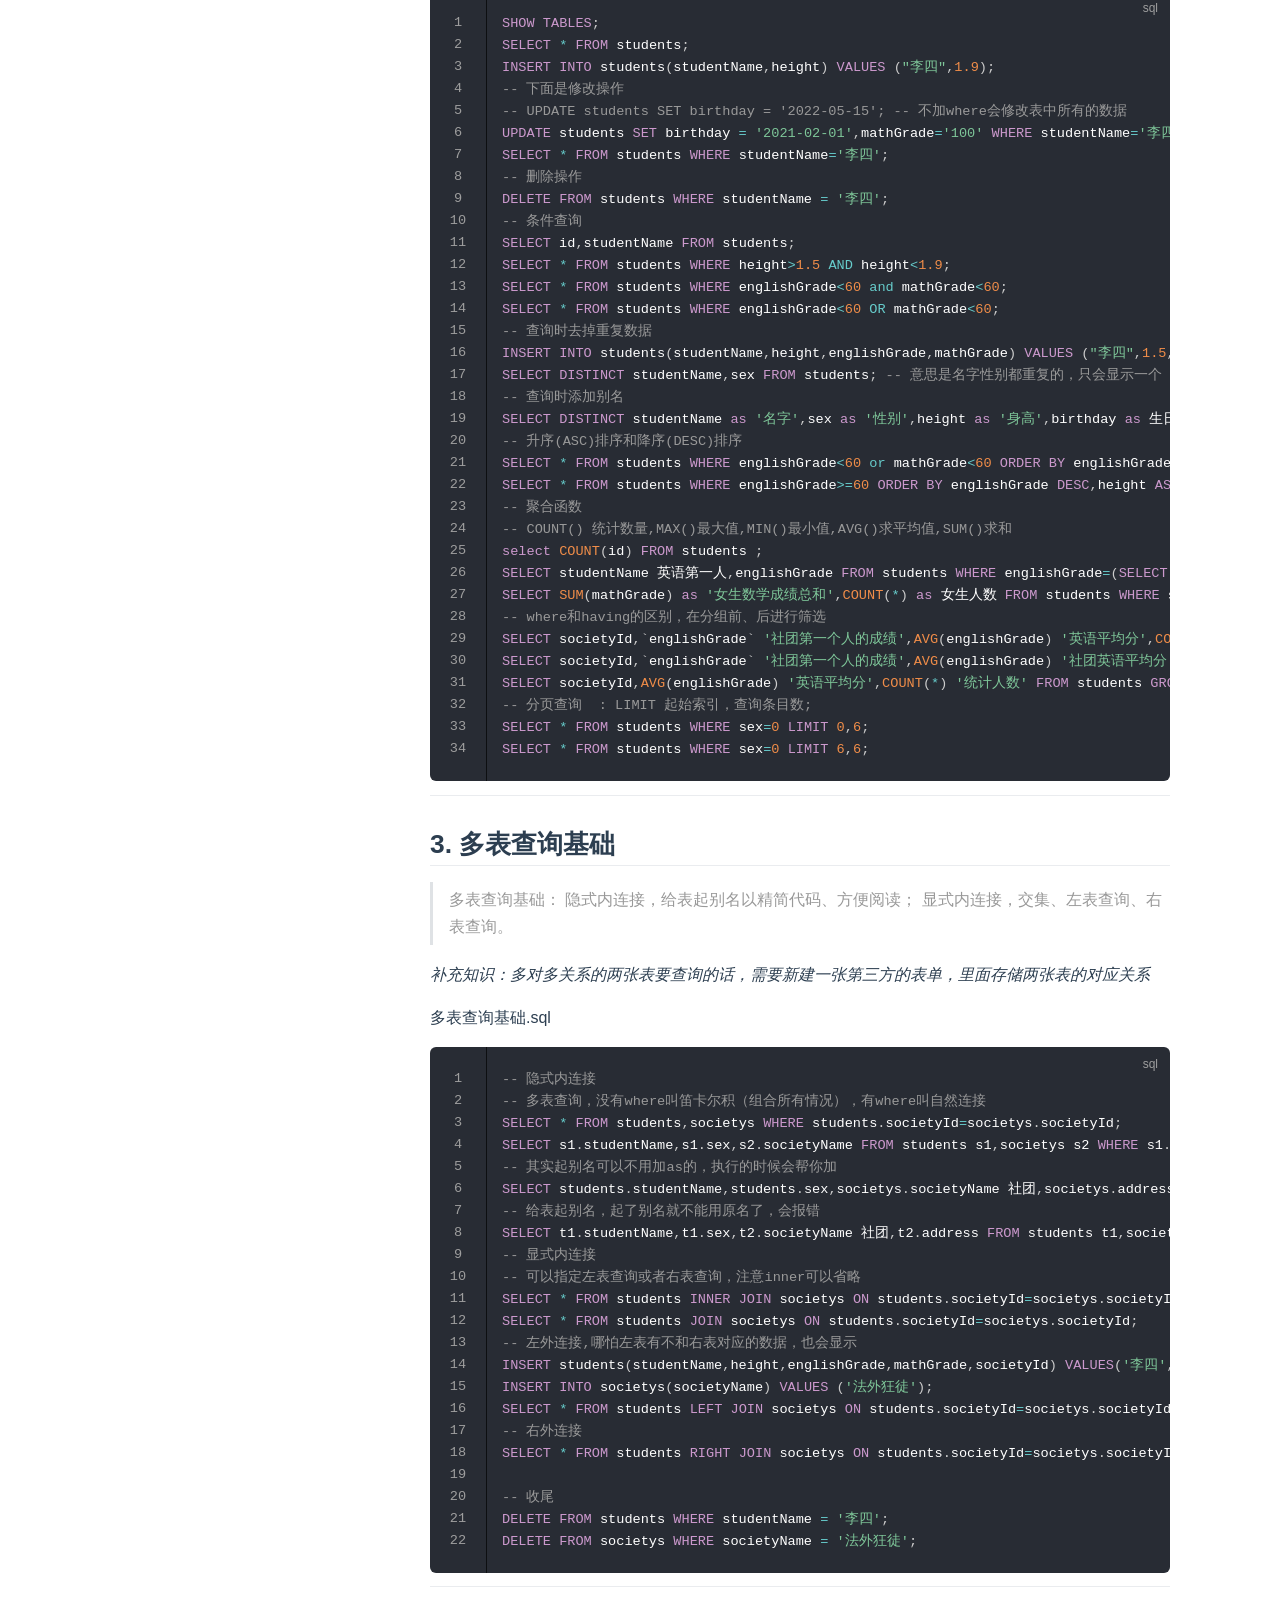
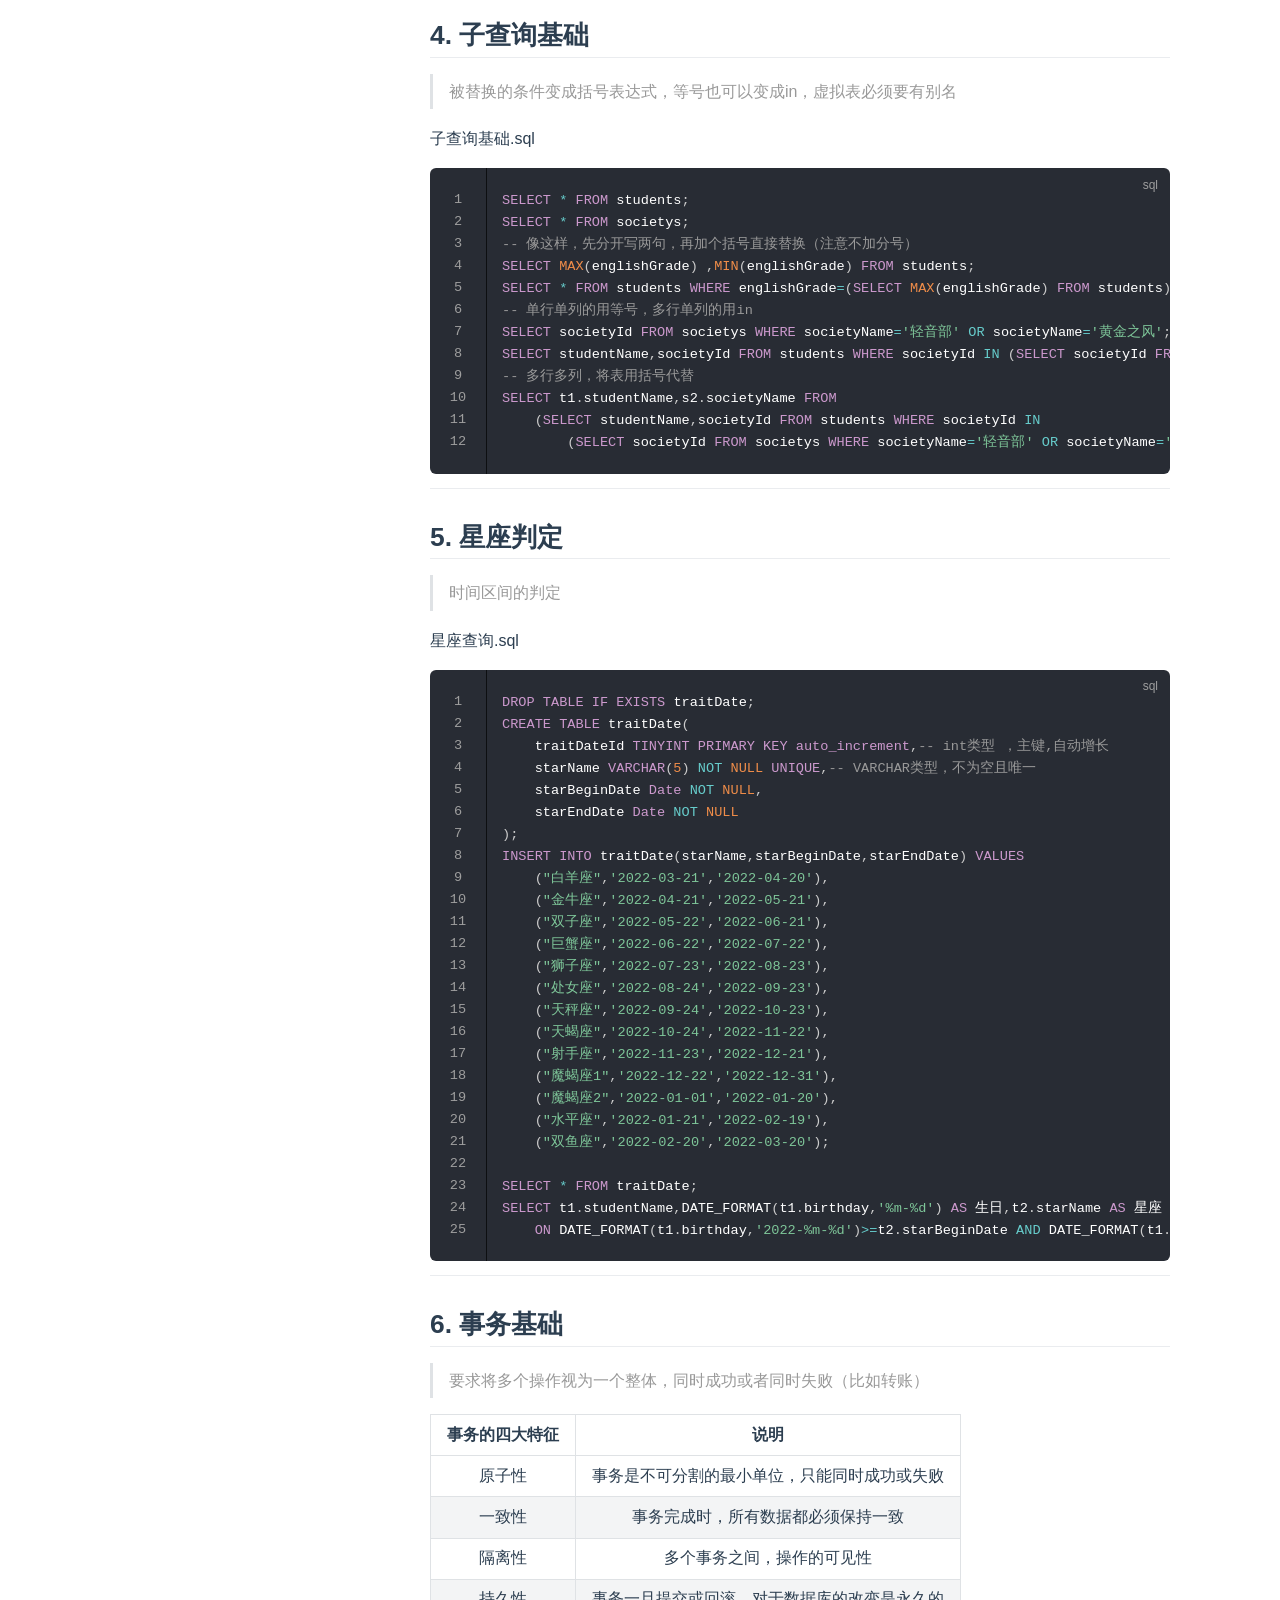
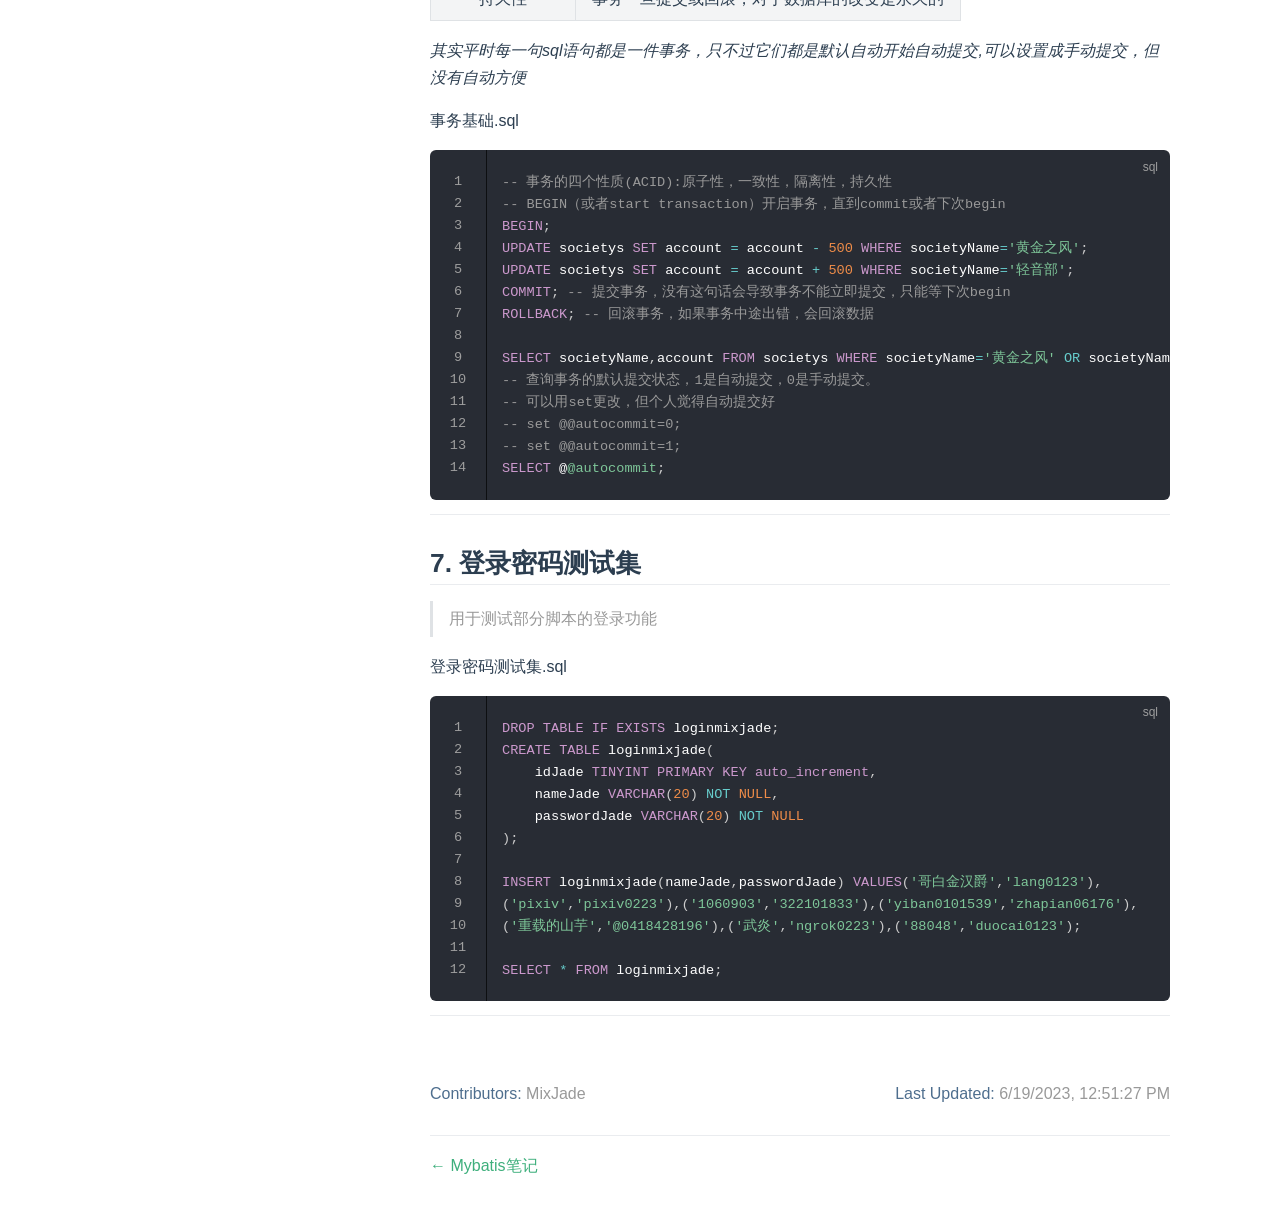
<file: note/n2022/数据查表记录.html>
<!DOCTYPE html>
<html lang="zh-CN">
  <head>
    <meta charset="utf-8">
    <meta name="viewport" content="width=device-width,initial-scale=1">
    <meta name="generator" content="VuePress 2.0.0-beta.61">
    <style>
      :root {
        --c-bg: #fff;
      }
      html.dark {
        --c-bg: #22272e;
      }
      html, body {
        background-color: var(--c-bg);
      }
    </style>
    <script>
      const userMode = localStorage.getItem('vuepress-color-scheme');
			const systemDarkMode = window.matchMedia && window.matchMedia('(prefers-color-scheme: dark)').matches;
			if (userMode === 'dark' || (userMode !== 'light' && systemDarkMode)) {
				document.documentElement.classList.toggle('dark', true);
			}
    </script>
    <title>数据查表记录 | MixJade</title><meta name="description" content="这是我的第一个 VuePress 站点">
    <link rel="preload" href="/assets/style-f8e5cd57.css" as="style"><link rel="stylesheet" href="/assets/style-f8e5cd57.css">
    <link rel="modulepreload" href="/assets/app-d494a1bd.js"><link rel="modulepreload" href="/assets/framework-6700cb35.js"><link rel="modulepreload" href="/assets/数据查表记录.html-b309cd5a.js"><link rel="modulepreload" href="/assets/数据查表记录.html-a20d0d3e.js"><link rel="prefetch" href="/assets/index.html-a925895d.js" as="script"><link rel="prefetch" href="/assets/Vue测试.html-58a8d243.js" as="script"><link rel="prefetch" href="/assets/测试页面.html-37fab06e.js" as="script"><link rel="prefetch" href="/assets/Git笔记.html-2a8ddfc7.js" as="script"><link rel="prefetch" href="/assets/html学习笔记.html-8171b94b.js" as="script"><link rel="prefetch" href="/assets/MdTest.html-c4b2a411.js" as="script"><link rel="prefetch" href="/assets/MyBatis笔记.html-9650539b.js" as="script"><link rel="prefetch" href="/assets/TS学习笔记.html-b13d50eb.js" as="script"><link rel="prefetch" href="/assets/VUE学习笔记.html-af78770c.js" as="script"><link rel="prefetch" href="/assets/公司代码学习笔记.html-ff0edd33.js" as="script"><link rel="prefetch" href="/assets/模糊查询，笔记.html-31928afa.js" as="script"><link rel="prefetch" href="/assets/404.html-f9875e7b.js" as="script"><link rel="prefetch" href="/assets/index.html-bfcad957.js" as="script"><link rel="prefetch" href="/assets/Vue测试.html-fed7e8c0.js" as="script"><link rel="prefetch" href="/assets/测试页面.html-a5977d64.js" as="script"><link rel="prefetch" href="/assets/Git笔记.html-c1116f1f.js" as="script"><link rel="prefetch" href="/assets/html学习笔记.html-a3a0bb5a.js" as="script"><link rel="prefetch" href="/assets/MdTest.html-39ded7ad.js" as="script"><link rel="prefetch" href="/assets/MyBatis笔记.html-55efaefe.js" as="script"><link rel="prefetch" href="/assets/TS学习笔记.html-dd6ab340.js" as="script"><link rel="prefetch" href="/assets/VUE学习笔记.html-b7846cc8.js" as="script"><link rel="prefetch" href="/assets/公司代码学习笔记.html-e77d96e9.js" as="script"><link rel="prefetch" href="/assets/模糊查询，笔记.html-885ac924.js" as="script"><link rel="prefetch" href="/assets/404.html-85eb4967.js" as="script"><link rel="prefetch" href="/assets/MyHello-4eddddb2.js" as="script">
  </head>
  <body>
    <div id="app"><!--[--><div class="theme-container"><!--[--><header class="navbar"><div class="toggle-sidebar-button" title="toggle sidebar" aria-expanded="false" role="button" tabindex="0"><div class="icon" aria-hidden="true"><span></span><span></span><span></span></div></div><span><a href="/" class=""><!----><span class="site-name can-hide">MixJade</span></a></span><div class="navbar-items-wrapper" style=""><!--[--><!--]--><nav class="navbar-items can-hide"><!--[--><div class="navbar-item"><a href="/myTest/测试页面.md" class="" aria-label="测试"><!--[--><!--]--> 测试 <!--[--><!--]--></a></div><div class="navbar-item"><a href="/note/n2022/MdTest.md" class="" aria-label="笔记"><!--[--><!--]--> 笔记 <!--[--><!--]--></a></div><!--]--></nav><!--[--><!--]--><button class="toggle-color-mode-button" title="toggle color mode"><svg style="" class="icon" focusable="false" viewBox="0 0 32 32"><path d="M16 12.005a4 4 0 1 1-4 4a4.005 4.005 0 0 1 4-4m0-2a6 6 0 1 0 6 6a6 6 0 0 0-6-6z" fill="currentColor"></path><path d="M5.394 6.813l1.414-1.415l3.506 3.506L8.9 10.318z" fill="currentColor"></path><path d="M2 15.005h5v2H2z" fill="currentColor"></path><path d="M5.394 25.197L8.9 21.691l1.414 1.415l-3.506 3.505z" fill="currentColor"></path><path d="M15 25.005h2v5h-2z" fill="currentColor"></path><path d="M21.687 23.106l1.414-1.415l3.506 3.506l-1.414 1.414z" fill="currentColor"></path><path d="M25 15.005h5v2h-5z" fill="currentColor"></path><path d="M21.687 8.904l3.506-3.506l1.414 1.415l-3.506 3.505z" fill="currentColor"></path><path d="M15 2.005h2v5h-2z" fill="currentColor"></path></svg><svg style="display:none;" class="icon" focusable="false" viewBox="0 0 32 32"><path d="M13.502 5.414a15.075 15.075 0 0 0 11.594 18.194a11.113 11.113 0 0 1-7.975 3.39c-.138 0-.278.005-.418 0a11.094 11.094 0 0 1-3.2-21.584M14.98 3a1.002 1.002 0 0 0-.175.016a13.096 13.096 0 0 0 1.825 25.981c.164.006.328 0 .49 0a13.072 13.072 0 0 0 10.703-5.555a1.01 1.01 0 0 0-.783-1.565A13.08 13.08 0 0 1 15.89 4.38A1.015 1.015 0 0 0 14.98 3z" fill="currentColor"></path></svg></button><!----></div></header><!--]--><div class="sidebar-mask"></div><!--[--><aside class="sidebar"><nav class="navbar-items"><!--[--><div class="navbar-item"><a href="/myTest/测试页面.md" class="" aria-label="测试"><!--[--><!--]--> 测试 <!--[--><!--]--></a></div><div class="navbar-item"><a href="/note/n2022/MdTest.md" class="" aria-label="笔记"><!--[--><!--]--> 笔记 <!--[--><!--]--></a></div><!--]--></nav><!--[--><!--]--><ul class="sidebar-items"><!--[--><li><p tabindex="0" class="sidebar-item sidebar-heading active collapsible">二、学习笔记2022 <span class="down arrow"></span></p><ul style="" class="sidebar-item-children"><!--[--><li><a href="/note/n2022/Git%E7%AC%94%E8%AE%B0.html" class="sidebar-item" aria-label="Git笔记"><!--[--><!--]--> Git笔记 <!--[--><!--]--></a><!----></li><li><a href="/note/n2022/html%E5%AD%A6%E4%B9%A0%E7%AC%94%E8%AE%B0.html" class="sidebar-item" aria-label="html学习笔记"><!--[--><!--]--> html学习笔记 <!--[--><!--]--></a><!----></li><li><a href="/note/n2022/MdTest.html" class="sidebar-item" aria-label="MdTest"><!--[--><!--]--> MdTest <!--[--><!--]--></a><!----></li><li><a href="/note/n2022/MyBatis%E7%AC%94%E8%AE%B0.html" class="sidebar-item" aria-label="Mybatis笔记"><!--[--><!--]--> Mybatis笔记 <!--[--><!--]--></a><!----></li><li><a aria-current="page" href="/note/n2022/%E6%95%B0%E6%8D%AE%E6%9F%A5%E8%A1%A8%E8%AE%B0%E5%BD%95.html" class="router-link-active router-link-exact-active router-link-active sidebar-item active" aria-label="数据查表记录"><!--[--><!--]--> 数据查表记录 <!--[--><!--]--></a><ul style="" class="sidebar-item-children"><!--[--><li><a aria-current="page" href="/note/n2022/%E6%95%B0%E6%8D%AE%E6%9F%A5%E8%A1%A8%E8%AE%B0%E5%BD%95.html#_1-关于建表的一些操作" class="router-link-active router-link-exact-active sidebar-item" aria-label="1. 关于建表的一些操作"><!--[--><!--]--> 1. 关于建表的一些操作 <!--[--><!--]--></a><!----></li><li><a aria-current="page" href="/note/n2022/%E6%95%B0%E6%8D%AE%E6%9F%A5%E8%A1%A8%E8%AE%B0%E5%BD%95.html#_2-关于查删改表的基础操作" class="router-link-active router-link-exact-active sidebar-item" aria-label="2. 关于查删改表的基础操作"><!--[--><!--]--> 2. 关于查删改表的基础操作 <!--[--><!--]--></a><!----></li><li><a aria-current="page" href="/note/n2022/%E6%95%B0%E6%8D%AE%E6%9F%A5%E8%A1%A8%E8%AE%B0%E5%BD%95.html#_3-多表查询基础" class="router-link-active router-link-exact-active sidebar-item" aria-label="3. 多表查询基础"><!--[--><!--]--> 3. 多表查询基础 <!--[--><!--]--></a><!----></li><li><a aria-current="page" href="/note/n2022/%E6%95%B0%E6%8D%AE%E6%9F%A5%E8%A1%A8%E8%AE%B0%E5%BD%95.html#_4-子查询基础" class="router-link-active router-link-exact-active sidebar-item" aria-label="4. 子查询基础"><!--[--><!--]--> 4. 子查询基础 <!--[--><!--]--></a><!----></li><li><a aria-current="page" href="/note/n2022/%E6%95%B0%E6%8D%AE%E6%9F%A5%E8%A1%A8%E8%AE%B0%E5%BD%95.html#_5-星座判定" class="router-link-active router-link-exact-active sidebar-item" aria-label="5. 星座判定"><!--[--><!--]--> 5. 星座判定 <!--[--><!--]--></a><!----></li><li><a aria-current="page" href="/note/n2022/%E6%95%B0%E6%8D%AE%E6%9F%A5%E8%A1%A8%E8%AE%B0%E5%BD%95.html#_6-事务基础" class="router-link-active router-link-exact-active sidebar-item" aria-label="6. 事务基础"><!--[--><!--]--> 6. 事务基础 <!--[--><!--]--></a><!----></li><li><a aria-current="page" href="/note/n2022/%E6%95%B0%E6%8D%AE%E6%9F%A5%E8%A1%A8%E8%AE%B0%E5%BD%95.html#_7-登录密码测试集" class="router-link-active router-link-exact-active sidebar-item" aria-label="7. 登录密码测试集"><!--[--><!--]--> 7. 登录密码测试集 <!--[--><!--]--></a><!----></li><!--]--></ul></li><!--]--></ul></li><li><p tabindex="0" class="sidebar-item sidebar-heading collapsible">三、学习笔记2023 <span class="right arrow"></span></p><ul style="display:none;" class="sidebar-item-children"><!--[--><li><a href="/note/n2023/TS%E5%AD%A6%E4%B9%A0%E7%AC%94%E8%AE%B0.html" class="sidebar-item" aria-label="TS学习笔记"><!--[--><!--]--> TS学习笔记 <!--[--><!--]--></a><!----></li><li><a href="/note/n2023/VUE%E5%AD%A6%E4%B9%A0%E7%AC%94%E8%AE%B0.html" class="sidebar-item" aria-label="VUE学习笔记"><!--[--><!--]--> VUE学习笔记 <!--[--><!--]--></a><!----></li><li><a href="/note/n2023/%E6%A8%A1%E7%B3%8A%E6%9F%A5%E8%AF%A2%EF%BC%8C%E7%AC%94%E8%AE%B0.html" class="sidebar-item" aria-label="模糊查询，笔记"><!--[--><!--]--> 模糊查询，笔记 <!--[--><!--]--></a><!----></li><li><a href="/note/n2023/%E5%85%AC%E5%8F%B8%E4%BB%A3%E7%A0%81%E5%AD%A6%E4%B9%A0%E7%AC%94%E8%AE%B0.html" class="sidebar-item" aria-label="代码学习"><!--[--><!--]--> 代码学习 <!--[--><!--]--></a><!----></li><!--]--></ul></li><!--]--></ul><!--[--><!--]--></aside><!--]--><!--[--><main class="page"><!--[--><!--]--><div class="theme-default-content"><!--[--><!--]--><div><h1 id="数据查表记录" tabindex="-1"><a class="header-anchor" href="#数据查表记录" aria-hidden="true">#</a> 数据查表记录</h1><h2 id="_1-关于建表的一些操作" tabindex="-1"><a class="header-anchor" href="#_1-关于建表的一些操作" aria-hidden="true">#</a> 1. 关于建表的一些操作</h2><blockquote><p>关于删表、建表的细节。 以及主键约束、非空约束、唯一约束、默认约束、外键约束。 以及批量插入相同格式数据。</p></blockquote><p>建表伟业.sql</p><div class="language-sql line-numbers-mode" data-ext="sql"><pre class="language-sql"><code><span class="token comment">-- 先清空，注意先清空有外键的表，再清空主表</span>
<span class="token keyword">DROP</span> <span class="token keyword">TABLE</span> <span class="token keyword">IF</span> <span class="token keyword">EXISTS</span> students<span class="token punctuation">;</span>
<span class="token keyword">DROP</span> <span class="token keyword">TABLE</span> <span class="token keyword">IF</span> <span class="token keyword">EXISTS</span> societys<span class="token punctuation">;</span>
<span class="token comment">-- 创建表</span>
<span class="token keyword">CREATE</span> <span class="token keyword">TABLE</span> societys<span class="token punctuation">(</span>
	societyId <span class="token keyword">TINYINT</span> <span class="token keyword">PRIMARY</span> <span class="token keyword">KEY</span> <span class="token keyword">auto_increment</span><span class="token punctuation">,</span><span class="token comment">-- int类型 ，主键,自动增长</span>
	societyName <span class="token keyword">VARCHAR</span><span class="token punctuation">(</span><span class="token number">20</span><span class="token punctuation">)</span> <span class="token operator">NOT</span> <span class="token boolean">NULL</span><span class="token punctuation">,</span><span class="token comment">-- VARCHAR类型，不为空且唯一</span>
	address <span class="token keyword">VARCHAR</span><span class="token punctuation">(</span><span class="token number">20</span><span class="token punctuation">)</span> <span class="token operator">NOT</span> <span class="token boolean">NULL</span> <span class="token keyword">DEFAULT</span> <span class="token string">&#39;操场&#39;</span><span class="token punctuation">,</span> <span class="token comment">-- 最后一行千万不要加逗号</span>
	account <span class="token keyword">DOUBLE</span><span class="token punctuation">(</span><span class="token number">10</span><span class="token punctuation">,</span><span class="token number">2</span><span class="token punctuation">)</span> <span class="token keyword">DEFAULT</span> <span class="token number">0.00</span>
<span class="token punctuation">)</span><span class="token punctuation">;</span>

<span class="token keyword">CREATE</span> <span class="token keyword">TABLE</span> students<span class="token punctuation">(</span>
  id <span class="token keyword">INT</span> <span class="token keyword">PRIMARY</span> <span class="token keyword">KEY</span> <span class="token keyword">auto_increment</span><span class="token punctuation">,</span> 
	studentName <span class="token keyword">VARCHAR</span><span class="token punctuation">(</span><span class="token number">30</span><span class="token punctuation">)</span> <span class="token operator">NOT</span> <span class="token boolean">NULL</span> <span class="token keyword">UNIQUE</span><span class="token punctuation">,</span> 
	sex <span class="token keyword">TINYINT</span><span class="token punctuation">(</span><span class="token number">1</span><span class="token punctuation">)</span> <span class="token operator">NOT</span> <span class="token boolean">NULL</span> <span class="token keyword">DEFAULT</span> <span class="token number">1</span><span class="token punctuation">,</span>
	englishGrade <span class="token keyword">INT</span><span class="token punctuation">(</span><span class="token number">5</span><span class="token punctuation">)</span><span class="token punctuation">,</span>
	mathGrade <span class="token keyword">INT</span><span class="token punctuation">(</span><span class="token number">5</span><span class="token punctuation">)</span><span class="token punctuation">,</span>
	societyId <span class="token keyword">TINYINT</span><span class="token punctuation">(</span><span class="token number">1</span><span class="token punctuation">)</span> <span class="token keyword">DEFAULT</span> <span class="token number">1</span><span class="token punctuation">,</span> 
	height <span class="token keyword">DOUBLE</span><span class="token punctuation">(</span><span class="token number">5</span><span class="token punctuation">,</span><span class="token number">2</span><span class="token punctuation">)</span> <span class="token operator">NOT</span> <span class="token boolean">NULL</span><span class="token punctuation">,</span>
	birthday <span class="token keyword">DATE</span> <span class="token operator">NOT</span> <span class="token boolean">NULL</span> <span class="token keyword">DEFAULT</span> <span class="token string">&#39;2022-09-10&#39;</span><span class="token punctuation">,</span>
	money <span class="token keyword">INT</span><span class="token punctuation">(</span><span class="token number">5</span><span class="token punctuation">)</span> <span class="token keyword">DEFAULT</span> <span class="token number">0</span><span class="token punctuation">,</span>
  <span class="token comment">-- 建立外键，注意：字段的大小和类型要和主表一致</span>
	<span class="token keyword">CONSTRAINT</span> fk_students_societys <span class="token keyword">FOREIGN</span> <span class="token keyword">KEY</span><span class="token punctuation">(</span>societyId<span class="token punctuation">)</span> <span class="token keyword">REFERENCES</span> societys<span class="token punctuation">(</span>societyId<span class="token punctuation">)</span>
<span class="token punctuation">)</span><span class="token punctuation">;</span>

<span class="token comment">-- 开始插入社团表</span>
<span class="token keyword">INSERT</span> <span class="token keyword">INTO</span> societys<span class="token punctuation">(</span>societyName<span class="token punctuation">)</span> <span class="token keyword">VALUES</span> <span class="token punctuation">(</span><span class="token string">&#39;散人&#39;</span><span class="token punctuation">)</span><span class="token punctuation">;</span>
<span class="token keyword">INSERT</span> <span class="token keyword">INTO</span> societys<span class="token punctuation">(</span>societyName<span class="token punctuation">,</span>address<span class="token punctuation">,</span>account<span class="token punctuation">)</span> <span class="token keyword">VALUES</span> <span class="token punctuation">(</span><span class="token string">&#39;头文字D&#39;</span><span class="token punctuation">,</span><span class="token string">&#39;秋名山&#39;</span><span class="token punctuation">,</span><span class="token number">200.50</span><span class="token punctuation">)</span><span class="token punctuation">,</span><span class="token punctuation">(</span><span class="token string">&#39;轻音部&#39;</span><span class="token punctuation">,</span><span class="token string">&#39;活动室&#39;</span><span class="token punctuation">,</span><span class="token number">50000.00</span><span class="token punctuation">)</span><span class="token punctuation">,</span><span class="token punctuation">(</span><span class="token string">&#39;黄金之风&#39;</span><span class="token punctuation">,</span><span class="token string">&#39;意大利&#39;</span><span class="token punctuation">,</span><span class="token number">1000000.00</span><span class="token punctuation">)</span><span class="token punctuation">,</span><span class="token punctuation">(</span><span class="token string">&#39;极东魔术昼寝结社&#39;</span><span class="token punctuation">,</span><span class="token string">&#39;空教室&#39;</span><span class="token punctuation">,</span><span class="token number">8000.00</span><span class="token punctuation">)</span><span class="token punctuation">;</span>
<span class="token comment">-- 插入学生信息</span>
<span class="token keyword">INSERT</span> <span class="token keyword">INTO</span> students<span class="token punctuation">(</span>id<span class="token punctuation">,</span>studentName<span class="token punctuation">,</span>englishGrade<span class="token punctuation">,</span>mathGrade<span class="token punctuation">,</span>height<span class="token punctuation">,</span>money<span class="token punctuation">)</span> <span class="token keyword">VALUES</span><span class="token punctuation">(</span><span class="token number">1</span><span class="token punctuation">,</span><span class="token string">&#39;张三&#39;</span><span class="token punctuation">,</span><span class="token number">80</span><span class="token punctuation">,</span><span class="token number">90</span><span class="token punctuation">,</span><span class="token number">1.98</span><span class="token punctuation">,</span><span class="token number">500000</span><span class="token punctuation">)</span><span class="token punctuation">;</span>
<span class="token comment">-- 演示 唯一约束且为数字的id之： auto_increment自动增长</span>
<span class="token keyword">INSERT</span> <span class="token keyword">INTO</span> students<span class="token punctuation">(</span>studentName<span class="token punctuation">,</span>sex<span class="token punctuation">,</span>englishGrade<span class="token punctuation">,</span>mathGrade<span class="token punctuation">,</span>societyId<span class="token punctuation">,</span>height<span class="token punctuation">,</span>birthday<span class="token punctuation">,</span>money<span class="token punctuation">)</span> <span class="token keyword">VALUES</span>
	<span class="token punctuation">(</span><span class="token string">&#39;夏树&#39;</span><span class="token punctuation">,</span><span class="token number">0</span><span class="token punctuation">,</span><span class="token number">50</span><span class="token punctuation">,</span><span class="token number">40</span><span class="token punctuation">,</span><span class="token number">2</span><span class="token punctuation">,</span><span class="token number">1.65</span><span class="token punctuation">,</span><span class="token string">&#39;1987-02-21&#39;</span><span class="token punctuation">,</span><span class="token number">8000</span><span class="token punctuation">)</span><span class="token punctuation">,</span><span class="token punctuation">(</span><span class="token string">&#39;拓海&#39;</span><span class="token punctuation">,</span><span class="token number">1</span><span class="token punctuation">,</span><span class="token number">60</span><span class="token punctuation">,</span><span class="token number">60</span><span class="token punctuation">,</span><span class="token number">2</span><span class="token punctuation">,</span><span class="token number">1.75</span><span class="token punctuation">,</span><span class="token string">&#39;1986-12-30&#39;</span><span class="token punctuation">,</span><span class="token number">5000</span><span class="token punctuation">)</span><span class="token punctuation">,</span>
	<span class="token punctuation">(</span><span class="token string">&#39;米斯达&#39;</span><span class="token punctuation">,</span><span class="token number">1</span><span class="token punctuation">,</span><span class="token number">44</span><span class="token punctuation">,</span><span class="token number">44</span><span class="token punctuation">,</span><span class="token number">4</span><span class="token punctuation">,</span><span class="token number">1.97</span><span class="token punctuation">,</span><span class="token string">&#39;1982-12-03&#39;</span><span class="token punctuation">,</span><span class="token number">4444</span><span class="token punctuation">)</span><span class="token punctuation">,</span><span class="token punctuation">(</span><span class="token string">&#39;田井中律&#39;</span><span class="token punctuation">,</span><span class="token number">0</span><span class="token punctuation">,</span><span class="token number">30</span><span class="token punctuation">,</span><span class="token number">40</span><span class="token punctuation">,</span><span class="token number">3</span><span class="token punctuation">,</span><span class="token number">1.54</span><span class="token punctuation">,</span><span class="token string">&#39;2009-08-21&#39;</span><span class="token punctuation">,</span><span class="token number">6000</span><span class="token punctuation">)</span><span class="token punctuation">,</span><span class="token punctuation">(</span><span class="token string">&#39;秋山澪&#39;</span><span class="token punctuation">,</span><span class="token number">0</span><span class="token punctuation">,</span><span class="token number">100</span><span class="token punctuation">,</span><span class="token number">100</span><span class="token punctuation">,</span><span class="token number">3</span><span class="token punctuation">,</span><span class="token number">1.60</span><span class="token punctuation">,</span><span class="token string">&#39;2009-01-15&#39;</span><span class="token punctuation">,</span><span class="token number">8000</span><span class="token punctuation">)</span><span class="token punctuation">,</span>
	<span class="token punctuation">(</span><span class="token string">&#39;琴吹䌷&#39;</span><span class="token punctuation">,</span><span class="token number">0</span><span class="token punctuation">,</span><span class="token number">90</span><span class="token punctuation">,</span><span class="token number">90</span><span class="token punctuation">,</span><span class="token number">3</span><span class="token punctuation">,</span><span class="token number">1.57</span><span class="token punctuation">,</span><span class="token string">&#39;2009-07-02&#39;</span><span class="token punctuation">,</span><span class="token number">50000</span><span class="token punctuation">)</span><span class="token punctuation">,</span><span class="token punctuation">(</span><span class="token string">&#39;平泽唯&#39;</span><span class="token punctuation">,</span><span class="token number">0</span><span class="token punctuation">,</span><span class="token number">30</span><span class="token punctuation">,</span><span class="token number">80</span><span class="token punctuation">,</span><span class="token number">3</span><span class="token punctuation">,</span><span class="token number">1.56</span><span class="token punctuation">,</span><span class="token string">&#39;2009-11-27&#39;</span><span class="token punctuation">,</span><span class="token number">3000</span><span class="token punctuation">)</span><span class="token punctuation">,</span><span class="token punctuation">(</span><span class="token string">&#39;中野梓&#39;</span><span class="token punctuation">,</span><span class="token number">0</span><span class="token punctuation">,</span><span class="token number">70</span><span class="token punctuation">,</span><span class="token number">80</span><span class="token punctuation">,</span><span class="token number">3</span><span class="token punctuation">,</span><span class="token number">1.5</span><span class="token punctuation">,</span><span class="token string">&#39;2010-11-11&#39;</span><span class="token punctuation">,</span><span class="token number">7000</span><span class="token punctuation">)</span><span class="token punctuation">,</span>	
	<span class="token punctuation">(</span><span class="token string">&#39;小鸟游六花&#39;</span><span class="token punctuation">,</span><span class="token number">0</span><span class="token punctuation">,</span><span class="token number">67</span><span class="token punctuation">,</span><span class="token number">1</span><span class="token punctuation">,</span><span class="token number">5</span><span class="token punctuation">,</span><span class="token number">1.50</span><span class="token punctuation">,</span><span class="token string">&#39;2012-06-12&#39;</span><span class="token punctuation">,</span><span class="token number">5000</span><span class="token punctuation">)</span><span class="token punctuation">,</span><span class="token punctuation">(</span><span class="token string">&#39;富㭴勇太&#39;</span><span class="token punctuation">,</span><span class="token number">1</span><span class="token punctuation">,</span><span class="token number">80</span><span class="token punctuation">,</span><span class="token number">80</span><span class="token punctuation">,</span><span class="token number">5</span><span class="token punctuation">,</span><span class="token number">1.7</span><span class="token punctuation">,</span><span class="token string">&#39;2012-07-07&#39;</span><span class="token punctuation">,</span><span class="token number">5000</span><span class="token punctuation">)</span><span class="token punctuation">,</span>
	<span class="token punctuation">(</span><span class="token string">&#39;凸守早苗&#39;</span><span class="token punctuation">,</span><span class="token number">0</span><span class="token punctuation">,</span><span class="token number">60</span><span class="token punctuation">,</span><span class="token number">60</span><span class="token punctuation">,</span><span class="token number">5</span><span class="token punctuation">,</span><span class="token number">1.43</span><span class="token punctuation">,</span><span class="token string">&#39;2012-08-9&#39;</span><span class="token punctuation">,</span><span class="token number">40000</span><span class="token punctuation">)</span><span class="token punctuation">,</span><span class="token punctuation">(</span><span class="token string">&#39;丹生谷森夏&#39;</span><span class="token punctuation">,</span><span class="token number">0</span><span class="token punctuation">,</span><span class="token number">90</span><span class="token punctuation">,</span><span class="token number">90</span><span class="token punctuation">,</span><span class="token number">5</span><span class="token punctuation">,</span><span class="token number">1.65</span><span class="token punctuation">,</span><span class="token string">&#39;2012-8-30&#39;</span><span class="token punctuation">,</span><span class="token number">5000</span><span class="token punctuation">)</span><span class="token punctuation">,</span>
	<span class="token punctuation">(</span><span class="token string">&#39;布加拉提&#39;</span><span class="token punctuation">,</span><span class="token number">1</span><span class="token punctuation">,</span><span class="token number">88</span><span class="token punctuation">,</span><span class="token number">90</span><span class="token punctuation">,</span><span class="token number">4</span><span class="token punctuation">,</span><span class="token number">1.78</span><span class="token punctuation">,</span><span class="token string">&#39;1980-09-27&#39;</span><span class="token punctuation">,</span><span class="token number">100000</span><span class="token punctuation">)</span><span class="token punctuation">,</span><span class="token punctuation">(</span><span class="token string">&#39;乔鲁诺·乔巴拿&#39;</span><span class="token punctuation">,</span><span class="token number">1</span><span class="token punctuation">,</span><span class="token number">100</span><span class="token punctuation">,</span><span class="token number">100</span><span class="token punctuation">,</span><span class="token number">4</span><span class="token punctuation">,</span><span class="token number">1.72</span><span class="token punctuation">,</span><span class="token string">&#39;1985-04-16&#39;</span><span class="token punctuation">,</span><span class="token number">5000</span><span class="token punctuation">)</span><span class="token punctuation">,</span><span class="token punctuation">(</span><span class="token string">&#39;阿帕基&#39;</span><span class="token punctuation">,</span><span class="token number">1</span><span class="token punctuation">,</span><span class="token number">85</span><span class="token punctuation">,</span><span class="token number">82</span><span class="token punctuation">,</span><span class="token number">4</span><span class="token punctuation">,</span><span class="token number">1.88</span><span class="token punctuation">,</span><span class="token string">&#39;1980-03-28&#39;</span><span class="token punctuation">,</span><span class="token number">3000</span><span class="token punctuation">)</span><span class="token punctuation">,</span>
	<span class="token punctuation">(</span><span class="token string">&#39;纳兰迦&#39;</span><span class="token punctuation">,</span><span class="token number">1</span><span class="token punctuation">,</span><span class="token number">2</span><span class="token punctuation">,</span><span class="token number">3</span><span class="token punctuation">,</span><span class="token number">4</span><span class="token punctuation">,</span><span class="token number">1.70</span><span class="token punctuation">,</span><span class="token string">&#39;1983-05-20&#39;</span><span class="token punctuation">,</span><span class="token number">300</span><span class="token punctuation">)</span><span class="token punctuation">,</span><span class="token punctuation">(</span><span class="token string">&#39;特里休&#39;</span><span class="token punctuation">,</span><span class="token number">0</span><span class="token punctuation">,</span><span class="token number">60</span><span class="token punctuation">,</span><span class="token number">70</span><span class="token punctuation">,</span><span class="token number">4</span><span class="token punctuation">,</span><span class="token number">1.63</span><span class="token punctuation">,</span><span class="token string">&#39;1985-04-19&#39;</span><span class="token punctuation">,</span><span class="token number">5000</span><span class="token punctuation">)</span><span class="token punctuation">,</span>
	<span class="token punctuation">(</span><span class="token string">&#39;洪七&#39;</span><span class="token punctuation">,</span><span class="token number">1</span><span class="token punctuation">,</span><span class="token number">50</span><span class="token punctuation">,</span><span class="token number">40</span><span class="token punctuation">,</span><span class="token number">1</span><span class="token punctuation">,</span><span class="token number">1.88</span><span class="token punctuation">,</span><span class="token string">&#39;1970-01-19&#39;</span><span class="token punctuation">,</span><span class="token number">50000</span><span class="token punctuation">)</span><span class="token punctuation">,</span><span class="token punctuation">(</span><span class="token string">&#39;洪七公&#39;</span><span class="token punctuation">,</span><span class="token number">1</span><span class="token punctuation">,</span><span class="token number">70</span><span class="token punctuation">,</span><span class="token number">70</span><span class="token punctuation">,</span><span class="token number">1</span><span class="token punctuation">,</span><span class="token number">1.9</span><span class="token punctuation">,</span><span class="token string">&#39;1970-02-19&#39;</span><span class="token punctuation">,</span><span class="token number">50</span><span class="token punctuation">)</span><span class="token punctuation">;</span>
<span class="token comment">-- 删除重复数据</span>
<span class="token keyword">delete</span> a <span class="token keyword">from</span> societys a<span class="token punctuation">,</span>societys b <span class="token keyword">where</span> a<span class="token punctuation">.</span>societyName <span class="token operator">=</span> b<span class="token punctuation">.</span>societyName <span class="token operator">and</span> a<span class="token punctuation">.</span>societyId <span class="token operator">&gt;</span> b<span class="token punctuation">.</span>societyId<span class="token punctuation">;</span>
<span class="token comment">-- 查询两表</span>
<span class="token keyword">SELECT</span> <span class="token operator">*</span> <span class="token keyword">FROM</span> societys<span class="token punctuation">;</span>
<span class="token keyword">SELECT</span> <span class="token operator">*</span> <span class="token keyword">FROM</span> students<span class="token punctuation">;</span>

</code></pre><div class="line-numbers" aria-hidden="true"><div class="line-number"></div><div class="line-number"></div><div class="line-number"></div><div class="line-number"></div><div class="line-number"></div><div class="line-number"></div><div class="line-number"></div><div class="line-number"></div><div class="line-number"></div><div class="line-number"></div><div class="line-number"></div><div class="line-number"></div><div class="line-number"></div><div class="line-number"></div><div class="line-number"></div><div class="line-number"></div><div class="line-number"></div><div class="line-number"></div><div class="line-number"></div><div class="line-number"></div><div class="line-number"></div><div class="line-number"></div><div class="line-number"></div><div class="line-number"></div><div class="line-number"></div><div class="line-number"></div><div class="line-number"></div><div class="line-number"></div><div class="line-number"></div><div class="line-number"></div><div class="line-number"></div><div class="line-number"></div><div class="line-number"></div><div class="line-number"></div><div class="line-number"></div><div class="line-number"></div><div class="line-number"></div><div class="line-number"></div><div class="line-number"></div><div class="line-number"></div><div class="line-number"></div><div class="line-number"></div><div class="line-number"></div><div class="line-number"></div><div class="line-number"></div><div class="line-number"></div></div></div><hr><h2 id="_2-关于查删改表的基础操作" tabindex="-1"><a class="header-anchor" href="#_2-关于查删改表的基础操作" aria-hidden="true">#</a> 2. 关于查删改表的基础操作</h2><blockquote><p>增删改查最基础的部分</p></blockquote><p>表的基础操作.sql</p><div class="language-sql line-numbers-mode" data-ext="sql"><pre class="language-sql"><code><span class="token keyword">SHOW</span> <span class="token keyword">TABLES</span><span class="token punctuation">;</span>
<span class="token keyword">SELECT</span> <span class="token operator">*</span> <span class="token keyword">FROM</span> students<span class="token punctuation">;</span>
<span class="token keyword">INSERT</span> <span class="token keyword">INTO</span> students<span class="token punctuation">(</span>studentName<span class="token punctuation">,</span>height<span class="token punctuation">)</span> <span class="token keyword">VALUES</span> <span class="token punctuation">(</span><span class="token string">&quot;李四&quot;</span><span class="token punctuation">,</span><span class="token number">1.9</span><span class="token punctuation">)</span><span class="token punctuation">;</span>
<span class="token comment">-- 下面是修改操作</span>
<span class="token comment">-- UPDATE students SET birthday = &#39;2022-05-15&#39;; -- 不加where会修改表中所有的数据</span>
<span class="token keyword">UPDATE</span> students <span class="token keyword">SET</span> birthday <span class="token operator">=</span> <span class="token string">&#39;2021-02-01&#39;</span><span class="token punctuation">,</span>mathGrade<span class="token operator">=</span><span class="token string">&#39;100&#39;</span> <span class="token keyword">WHERE</span> studentName<span class="token operator">=</span><span class="token string">&#39;李四&#39;</span><span class="token punctuation">;</span>
<span class="token keyword">SELECT</span> <span class="token operator">*</span> <span class="token keyword">FROM</span> students <span class="token keyword">WHERE</span> studentName<span class="token operator">=</span><span class="token string">&#39;李四&#39;</span><span class="token punctuation">;</span>
<span class="token comment">-- 删除操作</span>
<span class="token keyword">DELETE</span> <span class="token keyword">FROM</span> students <span class="token keyword">WHERE</span> studentName <span class="token operator">=</span> <span class="token string">&#39;李四&#39;</span><span class="token punctuation">;</span>
<span class="token comment">-- 条件查询</span>
<span class="token keyword">SELECT</span> id<span class="token punctuation">,</span>studentName <span class="token keyword">FROM</span> students<span class="token punctuation">;</span>
<span class="token keyword">SELECT</span> <span class="token operator">*</span> <span class="token keyword">FROM</span> students <span class="token keyword">WHERE</span> height<span class="token operator">&gt;</span><span class="token number">1.5</span> <span class="token operator">AND</span> height<span class="token operator">&lt;</span><span class="token number">1.9</span><span class="token punctuation">;</span>
<span class="token keyword">SELECT</span> <span class="token operator">*</span> <span class="token keyword">FROM</span> students <span class="token keyword">WHERE</span> englishGrade<span class="token operator">&lt;</span><span class="token number">60</span> <span class="token operator">and</span> mathGrade<span class="token operator">&lt;</span><span class="token number">60</span><span class="token punctuation">;</span>
<span class="token keyword">SELECT</span> <span class="token operator">*</span> <span class="token keyword">FROM</span> students <span class="token keyword">WHERE</span> englishGrade<span class="token operator">&lt;</span><span class="token number">60</span> <span class="token operator">OR</span> mathGrade<span class="token operator">&lt;</span><span class="token number">60</span><span class="token punctuation">;</span>
<span class="token comment">-- 查询时去掉重复数据</span>
<span class="token keyword">INSERT</span> <span class="token keyword">INTO</span> students<span class="token punctuation">(</span>studentName<span class="token punctuation">,</span>height<span class="token punctuation">,</span>englishGrade<span class="token punctuation">,</span>mathGrade<span class="token punctuation">)</span> <span class="token keyword">VALUES</span> <span class="token punctuation">(</span><span class="token string">&quot;李四&quot;</span><span class="token punctuation">,</span><span class="token number">1.5</span><span class="token punctuation">,</span><span class="token number">66</span><span class="token punctuation">,</span><span class="token number">71</span><span class="token punctuation">)</span><span class="token punctuation">;</span>
<span class="token keyword">SELECT</span> <span class="token keyword">DISTINCT</span> studentName<span class="token punctuation">,</span>sex <span class="token keyword">FROM</span> students<span class="token punctuation">;</span> <span class="token comment">-- 意思是名字性别都重复的，只会显示一个</span>
<span class="token comment">-- 查询时添加别名</span>
<span class="token keyword">SELECT</span> <span class="token keyword">DISTINCT</span> studentName <span class="token keyword">as</span> <span class="token string">&#39;名字&#39;</span><span class="token punctuation">,</span>sex <span class="token keyword">as</span> <span class="token string">&#39;性别&#39;</span><span class="token punctuation">,</span>height <span class="token keyword">as</span> <span class="token string">&#39;身高&#39;</span><span class="token punctuation">,</span>birthday <span class="token keyword">as</span> 生日 <span class="token keyword">FROM</span> students<span class="token punctuation">;</span>
<span class="token comment">-- 升序(ASC)排序和降序(DESC)排序</span>
<span class="token keyword">SELECT</span> <span class="token operator">*</span> <span class="token keyword">FROM</span> students <span class="token keyword">WHERE</span> englishGrade<span class="token operator">&lt;</span><span class="token number">60</span> <span class="token operator">or</span> mathGrade<span class="token operator">&lt;</span><span class="token number">60</span> <span class="token keyword">ORDER</span> <span class="token keyword">BY</span> englishGrade<span class="token punctuation">;</span>
<span class="token keyword">SELECT</span> <span class="token operator">*</span> <span class="token keyword">FROM</span> students <span class="token keyword">WHERE</span> englishGrade<span class="token operator">&gt;=</span><span class="token number">60</span> <span class="token keyword">ORDER</span> <span class="token keyword">BY</span> englishGrade <span class="token keyword">DESC</span><span class="token punctuation">,</span>height <span class="token keyword">ASC</span><span class="token punctuation">;</span><span class="token comment">-- 成绩一样时，按身高升序排序</span>
<span class="token comment">-- 聚合函数</span>
<span class="token comment">-- COUNT() 统计数量,MAX()最大值,MIN()最小值,AVG()求平均值,SUM()求和</span>
<span class="token keyword">select</span> <span class="token function">COUNT</span><span class="token punctuation">(</span>id<span class="token punctuation">)</span> <span class="token keyword">FROM</span> students <span class="token punctuation">;</span>
<span class="token keyword">SELECT</span> studentName 英语第一人<span class="token punctuation">,</span>englishGrade <span class="token keyword">FROM</span> students <span class="token keyword">WHERE</span> englishGrade<span class="token operator">=</span><span class="token punctuation">(</span><span class="token keyword">SELECT</span> <span class="token function">MAX</span><span class="token punctuation">(</span>englishGrade<span class="token punctuation">)</span> <span class="token keyword">FROM</span> students<span class="token punctuation">)</span><span class="token punctuation">;</span>
<span class="token keyword">SELECT</span> <span class="token function">SUM</span><span class="token punctuation">(</span>mathGrade<span class="token punctuation">)</span> <span class="token keyword">as</span> <span class="token string">&#39;女生数学成绩总和&#39;</span><span class="token punctuation">,</span><span class="token function">COUNT</span><span class="token punctuation">(</span><span class="token operator">*</span><span class="token punctuation">)</span> <span class="token keyword">as</span> 女生人数 <span class="token keyword">FROM</span> students <span class="token keyword">WHERE</span> sex<span class="token operator">=</span><span class="token number">0</span><span class="token punctuation">;</span>
<span class="token comment">-- where和having的区别，在分组前、后进行筛选</span>
<span class="token keyword">SELECT</span> societyId<span class="token punctuation">,</span><span class="token identifier"><span class="token punctuation">`</span>englishGrade<span class="token punctuation">`</span></span> <span class="token string">&#39;社团第一个人的成绩&#39;</span><span class="token punctuation">,</span><span class="token function">AVG</span><span class="token punctuation">(</span>englishGrade<span class="token punctuation">)</span> <span class="token string">&#39;英语平均分&#39;</span><span class="token punctuation">,</span><span class="token function">COUNT</span><span class="token punctuation">(</span><span class="token operator">*</span><span class="token punctuation">)</span> <span class="token string">&#39;统计人数&#39;</span> <span class="token keyword">FROM</span> students <span class="token keyword">WHERE</span> englishGrade<span class="token operator">&gt;=</span><span class="token number">60</span> <span class="token keyword">GROUP</span> <span class="token keyword">BY</span> societyId<span class="token punctuation">;</span>
<span class="token keyword">SELECT</span> societyId<span class="token punctuation">,</span><span class="token identifier"><span class="token punctuation">`</span>englishGrade<span class="token punctuation">`</span></span> <span class="token string">&#39;社团第一个人的成绩&#39;</span><span class="token punctuation">,</span><span class="token function">AVG</span><span class="token punctuation">(</span>englishGrade<span class="token punctuation">)</span> <span class="token string">&#39;社团英语平均分&#39;</span><span class="token punctuation">,</span><span class="token function">COUNT</span><span class="token punctuation">(</span><span class="token operator">*</span><span class="token punctuation">)</span> <span class="token string">&#39;统计人数&#39;</span> <span class="token keyword">FROM</span> students <span class="token keyword">GROUP</span> <span class="token keyword">BY</span> societyId <span class="token keyword">HAVING</span> <span class="token function">AVG</span><span class="token punctuation">(</span>englishGrade<span class="token punctuation">)</span><span class="token operator">&gt;=</span><span class="token number">60</span><span class="token punctuation">;</span>
<span class="token keyword">SELECT</span> societyId<span class="token punctuation">,</span><span class="token function">AVG</span><span class="token punctuation">(</span>englishGrade<span class="token punctuation">)</span> <span class="token string">&#39;英语平均分&#39;</span><span class="token punctuation">,</span><span class="token function">COUNT</span><span class="token punctuation">(</span><span class="token operator">*</span><span class="token punctuation">)</span> <span class="token string">&#39;统计人数&#39;</span> <span class="token keyword">FROM</span> students <span class="token keyword">GROUP</span> <span class="token keyword">BY</span> societyId <span class="token operator">=</span> <span class="token string">&#39;4&#39;</span><span class="token punctuation">;</span> <span class="token comment">-- 单独一组，其他人另外一组</span>
<span class="token comment">-- 分页查询  : LIMIT 起始索引，查询条目数;</span>
<span class="token keyword">SELECT</span> <span class="token operator">*</span> <span class="token keyword">FROM</span> students <span class="token keyword">WHERE</span> sex<span class="token operator">=</span><span class="token number">0</span> <span class="token keyword">LIMIT</span> <span class="token number">0</span><span class="token punctuation">,</span><span class="token number">6</span><span class="token punctuation">;</span>
<span class="token keyword">SELECT</span> <span class="token operator">*</span> <span class="token keyword">FROM</span> students <span class="token keyword">WHERE</span> sex<span class="token operator">=</span><span class="token number">0</span> <span class="token keyword">LIMIT</span> <span class="token number">6</span><span class="token punctuation">,</span><span class="token number">6</span><span class="token punctuation">;</span>
</code></pre><div class="line-numbers" aria-hidden="true"><div class="line-number"></div><div class="line-number"></div><div class="line-number"></div><div class="line-number"></div><div class="line-number"></div><div class="line-number"></div><div class="line-number"></div><div class="line-number"></div><div class="line-number"></div><div class="line-number"></div><div class="line-number"></div><div class="line-number"></div><div class="line-number"></div><div class="line-number"></div><div class="line-number"></div><div class="line-number"></div><div class="line-number"></div><div class="line-number"></div><div class="line-number"></div><div class="line-number"></div><div class="line-number"></div><div class="line-number"></div><div class="line-number"></div><div class="line-number"></div><div class="line-number"></div><div class="line-number"></div><div class="line-number"></div><div class="line-number"></div><div class="line-number"></div><div class="line-number"></div><div class="line-number"></div><div class="line-number"></div><div class="line-number"></div><div class="line-number"></div></div></div><hr><h2 id="_3-多表查询基础" tabindex="-1"><a class="header-anchor" href="#_3-多表查询基础" aria-hidden="true">#</a> 3. 多表查询基础</h2><blockquote><p>多表查询基础： 隐式内连接，给表起别名以精简代码、方便阅读； 显式内连接，交集、左表查询、右表查询。</p></blockquote><p><em>补充知识：多对多关系的两张表要查询的话，需要新建一张第三方的表单，里面存储两张表的对应关系</em></p><p>多表查询基础.sql</p><div class="language-sql line-numbers-mode" data-ext="sql"><pre class="language-sql"><code><span class="token comment">-- 隐式内连接</span>
<span class="token comment">-- 多表查询，没有where叫笛卡尔积（组合所有情况），有where叫自然连接</span>
<span class="token keyword">SELECT</span> <span class="token operator">*</span> <span class="token keyword">FROM</span> students<span class="token punctuation">,</span>societys <span class="token keyword">WHERE</span> students<span class="token punctuation">.</span>societyId<span class="token operator">=</span>societys<span class="token punctuation">.</span>societyId<span class="token punctuation">;</span>
<span class="token keyword">SELECT</span> s1<span class="token punctuation">.</span>studentName<span class="token punctuation">,</span>s1<span class="token punctuation">.</span>sex<span class="token punctuation">,</span>s2<span class="token punctuation">.</span>societyName <span class="token keyword">FROM</span> students s1<span class="token punctuation">,</span>societys s2 <span class="token keyword">WHERE</span> s1<span class="token punctuation">.</span>societyId<span class="token operator">=</span><span class="token number">5</span> <span class="token operator">AND</span> s1<span class="token punctuation">.</span>societyId<span class="token operator">=</span>s2<span class="token punctuation">.</span>societyId<span class="token punctuation">;</span>
<span class="token comment">-- 其实起别名可以不用加as的，执行的时候会帮你加</span>
<span class="token keyword">SELECT</span> students<span class="token punctuation">.</span>studentName<span class="token punctuation">,</span>students<span class="token punctuation">.</span>sex<span class="token punctuation">,</span>societys<span class="token punctuation">.</span>societyName 社团<span class="token punctuation">,</span>societys<span class="token punctuation">.</span>address <span class="token keyword">FROM</span> students<span class="token punctuation">,</span>societys <span class="token keyword">WHERE</span> students<span class="token punctuation">.</span>societyId<span class="token operator">=</span>societys<span class="token punctuation">.</span>societyId<span class="token punctuation">;</span>
<span class="token comment">-- 给表起别名，起了别名就不能用原名了，会报错</span>
<span class="token keyword">SELECT</span> t1<span class="token punctuation">.</span>studentName<span class="token punctuation">,</span>t1<span class="token punctuation">.</span>sex<span class="token punctuation">,</span>t2<span class="token punctuation">.</span>societyName 社团<span class="token punctuation">,</span>t2<span class="token punctuation">.</span>address <span class="token keyword">FROM</span> students t1<span class="token punctuation">,</span>societys t2 <span class="token keyword">WHERE</span> t1<span class="token punctuation">.</span>societyId<span class="token operator">=</span>t2<span class="token punctuation">.</span>societyId<span class="token punctuation">;</span>
<span class="token comment">-- 显式内连接</span>
<span class="token comment">-- 可以指定左表查询或者右表查询，注意inner可以省略</span>
<span class="token keyword">SELECT</span> <span class="token operator">*</span> <span class="token keyword">FROM</span> students <span class="token keyword">INNER</span> <span class="token keyword">JOIN</span> societys <span class="token keyword">ON</span> students<span class="token punctuation">.</span>societyId<span class="token operator">=</span>societys<span class="token punctuation">.</span>societyId<span class="token punctuation">;</span>
<span class="token keyword">SELECT</span> <span class="token operator">*</span> <span class="token keyword">FROM</span> students <span class="token keyword">JOIN</span> societys <span class="token keyword">ON</span> students<span class="token punctuation">.</span>societyId<span class="token operator">=</span>societys<span class="token punctuation">.</span>societyId<span class="token punctuation">;</span>
<span class="token comment">-- 左外连接,哪怕左表有不和右表对应的数据，也会显示</span>
<span class="token keyword">INSERT</span> students<span class="token punctuation">(</span>studentName<span class="token punctuation">,</span>height<span class="token punctuation">,</span>englishGrade<span class="token punctuation">,</span>mathGrade<span class="token punctuation">,</span>societyId<span class="token punctuation">)</span> <span class="token keyword">VALUES</span><span class="token punctuation">(</span><span class="token string">&#39;李四&#39;</span><span class="token punctuation">,</span><span class="token number">1.85</span><span class="token punctuation">,</span><span class="token number">90</span><span class="token punctuation">,</span><span class="token number">90</span><span class="token punctuation">,</span><span class="token boolean">NULL</span><span class="token punctuation">)</span><span class="token punctuation">;</span>
<span class="token keyword">INSERT</span> <span class="token keyword">INTO</span> societys<span class="token punctuation">(</span>societyName<span class="token punctuation">)</span> <span class="token keyword">VALUES</span> <span class="token punctuation">(</span><span class="token string">&#39;法外狂徒&#39;</span><span class="token punctuation">)</span><span class="token punctuation">;</span>
<span class="token keyword">SELECT</span> <span class="token operator">*</span> <span class="token keyword">FROM</span> students <span class="token keyword">LEFT</span> <span class="token keyword">JOIN</span> societys <span class="token keyword">ON</span> students<span class="token punctuation">.</span>societyId<span class="token operator">=</span>societys<span class="token punctuation">.</span>societyId<span class="token punctuation">;</span>
<span class="token comment">-- 右外连接</span>
<span class="token keyword">SELECT</span> <span class="token operator">*</span> <span class="token keyword">FROM</span> students <span class="token keyword">RIGHT</span> <span class="token keyword">JOIN</span> societys <span class="token keyword">ON</span> students<span class="token punctuation">.</span>societyId<span class="token operator">=</span>societys<span class="token punctuation">.</span>societyId<span class="token punctuation">;</span>

<span class="token comment">-- 收尾</span>
<span class="token keyword">DELETE</span> <span class="token keyword">FROM</span> students <span class="token keyword">WHERE</span> studentName <span class="token operator">=</span> <span class="token string">&#39;李四&#39;</span><span class="token punctuation">;</span>
<span class="token keyword">DELETE</span> <span class="token keyword">FROM</span> societys <span class="token keyword">WHERE</span> societyName <span class="token operator">=</span> <span class="token string">&#39;法外狂徒&#39;</span><span class="token punctuation">;</span>
</code></pre><div class="line-numbers" aria-hidden="true"><div class="line-number"></div><div class="line-number"></div><div class="line-number"></div><div class="line-number"></div><div class="line-number"></div><div class="line-number"></div><div class="line-number"></div><div class="line-number"></div><div class="line-number"></div><div class="line-number"></div><div class="line-number"></div><div class="line-number"></div><div class="line-number"></div><div class="line-number"></div><div class="line-number"></div><div class="line-number"></div><div class="line-number"></div><div class="line-number"></div><div class="line-number"></div><div class="line-number"></div><div class="line-number"></div><div class="line-number"></div></div></div><hr><h2 id="_4-子查询基础" tabindex="-1"><a class="header-anchor" href="#_4-子查询基础" aria-hidden="true">#</a> 4. 子查询基础</h2><blockquote><p>被替换的条件变成括号表达式，等号也可以变成in，虚拟表必须要有别名</p></blockquote><p>子查询基础.sql</p><div class="language-sql line-numbers-mode" data-ext="sql"><pre class="language-sql"><code><span class="token keyword">SELECT</span> <span class="token operator">*</span> <span class="token keyword">FROM</span> students<span class="token punctuation">;</span>
<span class="token keyword">SELECT</span> <span class="token operator">*</span> <span class="token keyword">FROM</span> societys<span class="token punctuation">;</span>
<span class="token comment">-- 像这样，先分开写两句，再加个括号直接替换（注意不加分号）</span>
<span class="token keyword">SELECT</span> <span class="token function">MAX</span><span class="token punctuation">(</span>englishGrade<span class="token punctuation">)</span> <span class="token punctuation">,</span><span class="token function">MIN</span><span class="token punctuation">(</span>englishGrade<span class="token punctuation">)</span> <span class="token keyword">FROM</span> students<span class="token punctuation">;</span>
<span class="token keyword">SELECT</span> <span class="token operator">*</span> <span class="token keyword">FROM</span> students <span class="token keyword">WHERE</span> englishGrade<span class="token operator">=</span><span class="token punctuation">(</span><span class="token keyword">SELECT</span> <span class="token function">MAX</span><span class="token punctuation">(</span>englishGrade<span class="token punctuation">)</span> <span class="token keyword">FROM</span> students<span class="token punctuation">)</span><span class="token punctuation">;</span>
<span class="token comment">-- 单行单列的用等号，多行单列的用in</span>
<span class="token keyword">SELECT</span> societyId <span class="token keyword">FROM</span> societys <span class="token keyword">WHERE</span> societyName<span class="token operator">=</span><span class="token string">&#39;轻音部&#39;</span> <span class="token operator">OR</span> societyName<span class="token operator">=</span><span class="token string">&#39;黄金之风&#39;</span><span class="token punctuation">;</span>
<span class="token keyword">SELECT</span> studentName<span class="token punctuation">,</span>societyId <span class="token keyword">FROM</span> students <span class="token keyword">WHERE</span> societyId <span class="token operator">IN</span> <span class="token punctuation">(</span><span class="token keyword">SELECT</span> societyId <span class="token keyword">FROM</span> societys <span class="token keyword">WHERE</span> societyName<span class="token operator">=</span><span class="token string">&#39;轻音部&#39;</span> <span class="token operator">OR</span> societyName<span class="token operator">=</span><span class="token string">&#39;黄金之风&#39;</span><span class="token punctuation">)</span><span class="token punctuation">;</span>
<span class="token comment">-- 多行多列，将表用括号代替</span>
<span class="token keyword">SELECT</span> t1<span class="token punctuation">.</span>studentName<span class="token punctuation">,</span>s2<span class="token punctuation">.</span>societyName <span class="token keyword">FROM</span> 
	<span class="token punctuation">(</span><span class="token keyword">SELECT</span> studentName<span class="token punctuation">,</span>societyId <span class="token keyword">FROM</span> students <span class="token keyword">WHERE</span> societyId <span class="token operator">IN</span> 
		<span class="token punctuation">(</span><span class="token keyword">SELECT</span> societyId <span class="token keyword">FROM</span> societys <span class="token keyword">WHERE</span> societyName<span class="token operator">=</span><span class="token string">&#39;轻音部&#39;</span> <span class="token operator">OR</span> societyName<span class="token operator">=</span><span class="token string">&#39;黄金之风&#39;</span><span class="token punctuation">)</span><span class="token punctuation">)</span> t1<span class="token punctuation">,</span>societys s2 <span class="token keyword">WHERE</span> t1<span class="token punctuation">.</span>societyId<span class="token operator">=</span>s2<span class="token punctuation">.</span>societyId<span class="token punctuation">;</span>
</code></pre><div class="line-numbers" aria-hidden="true"><div class="line-number"></div><div class="line-number"></div><div class="line-number"></div><div class="line-number"></div><div class="line-number"></div><div class="line-number"></div><div class="line-number"></div><div class="line-number"></div><div class="line-number"></div><div class="line-number"></div><div class="line-number"></div><div class="line-number"></div></div></div><hr><h2 id="_5-星座判定" tabindex="-1"><a class="header-anchor" href="#_5-星座判定" aria-hidden="true">#</a> 5. 星座判定</h2><blockquote><p>时间区间的判定</p></blockquote><p>星座查询.sql</p><div class="language-sql line-numbers-mode" data-ext="sql"><pre class="language-sql"><code><span class="token keyword">DROP</span> <span class="token keyword">TABLE</span> <span class="token keyword">IF</span> <span class="token keyword">EXISTS</span> traitDate<span class="token punctuation">;</span>
<span class="token keyword">CREATE</span> <span class="token keyword">TABLE</span> traitDate<span class="token punctuation">(</span>
	traitDateId <span class="token keyword">TINYINT</span> <span class="token keyword">PRIMARY</span> <span class="token keyword">KEY</span> <span class="token keyword">auto_increment</span><span class="token punctuation">,</span><span class="token comment">-- int类型 ，主键,自动增长</span>
	starName <span class="token keyword">VARCHAR</span><span class="token punctuation">(</span><span class="token number">5</span><span class="token punctuation">)</span> <span class="token operator">NOT</span> <span class="token boolean">NULL</span> <span class="token keyword">UNIQUE</span><span class="token punctuation">,</span><span class="token comment">-- VARCHAR类型，不为空且唯一</span>
	starBeginDate <span class="token keyword">Date</span> <span class="token operator">NOT</span> <span class="token boolean">NULL</span><span class="token punctuation">,</span>
	starEndDate <span class="token keyword">Date</span> <span class="token operator">NOT</span> <span class="token boolean">NULL</span>
<span class="token punctuation">)</span><span class="token punctuation">;</span>
<span class="token keyword">INSERT</span> <span class="token keyword">INTO</span> traitDate<span class="token punctuation">(</span>starName<span class="token punctuation">,</span>starBeginDate<span class="token punctuation">,</span>starEndDate<span class="token punctuation">)</span> <span class="token keyword">VALUES</span>
	<span class="token punctuation">(</span><span class="token string">&quot;白羊座&quot;</span><span class="token punctuation">,</span><span class="token string">&#39;2022-03-21&#39;</span><span class="token punctuation">,</span><span class="token string">&#39;2022-04-20&#39;</span><span class="token punctuation">)</span><span class="token punctuation">,</span>
	<span class="token punctuation">(</span><span class="token string">&quot;金牛座&quot;</span><span class="token punctuation">,</span><span class="token string">&#39;2022-04-21&#39;</span><span class="token punctuation">,</span><span class="token string">&#39;2022-05-21&#39;</span><span class="token punctuation">)</span><span class="token punctuation">,</span>
	<span class="token punctuation">(</span><span class="token string">&quot;双子座&quot;</span><span class="token punctuation">,</span><span class="token string">&#39;2022-05-22&#39;</span><span class="token punctuation">,</span><span class="token string">&#39;2022-06-21&#39;</span><span class="token punctuation">)</span><span class="token punctuation">,</span>
	<span class="token punctuation">(</span><span class="token string">&quot;巨蟹座&quot;</span><span class="token punctuation">,</span><span class="token string">&#39;2022-06-22&#39;</span><span class="token punctuation">,</span><span class="token string">&#39;2022-07-22&#39;</span><span class="token punctuation">)</span><span class="token punctuation">,</span>
	<span class="token punctuation">(</span><span class="token string">&quot;狮子座&quot;</span><span class="token punctuation">,</span><span class="token string">&#39;2022-07-23&#39;</span><span class="token punctuation">,</span><span class="token string">&#39;2022-08-23&#39;</span><span class="token punctuation">)</span><span class="token punctuation">,</span>
	<span class="token punctuation">(</span><span class="token string">&quot;处女座&quot;</span><span class="token punctuation">,</span><span class="token string">&#39;2022-08-24&#39;</span><span class="token punctuation">,</span><span class="token string">&#39;2022-09-23&#39;</span><span class="token punctuation">)</span><span class="token punctuation">,</span>
	<span class="token punctuation">(</span><span class="token string">&quot;天秤座&quot;</span><span class="token punctuation">,</span><span class="token string">&#39;2022-09-24&#39;</span><span class="token punctuation">,</span><span class="token string">&#39;2022-10-23&#39;</span><span class="token punctuation">)</span><span class="token punctuation">,</span>
	<span class="token punctuation">(</span><span class="token string">&quot;天蝎座&quot;</span><span class="token punctuation">,</span><span class="token string">&#39;2022-10-24&#39;</span><span class="token punctuation">,</span><span class="token string">&#39;2022-11-22&#39;</span><span class="token punctuation">)</span><span class="token punctuation">,</span>
	<span class="token punctuation">(</span><span class="token string">&quot;射手座&quot;</span><span class="token punctuation">,</span><span class="token string">&#39;2022-11-23&#39;</span><span class="token punctuation">,</span><span class="token string">&#39;2022-12-21&#39;</span><span class="token punctuation">)</span><span class="token punctuation">,</span>
	<span class="token punctuation">(</span><span class="token string">&quot;魔蝎座1&quot;</span><span class="token punctuation">,</span><span class="token string">&#39;2022-12-22&#39;</span><span class="token punctuation">,</span><span class="token string">&#39;2022-12-31&#39;</span><span class="token punctuation">)</span><span class="token punctuation">,</span>
	<span class="token punctuation">(</span><span class="token string">&quot;魔蝎座2&quot;</span><span class="token punctuation">,</span><span class="token string">&#39;2022-01-01&#39;</span><span class="token punctuation">,</span><span class="token string">&#39;2022-01-20&#39;</span><span class="token punctuation">)</span><span class="token punctuation">,</span>
	<span class="token punctuation">(</span><span class="token string">&quot;水平座&quot;</span><span class="token punctuation">,</span><span class="token string">&#39;2022-01-21&#39;</span><span class="token punctuation">,</span><span class="token string">&#39;2022-02-19&#39;</span><span class="token punctuation">)</span><span class="token punctuation">,</span>
	<span class="token punctuation">(</span><span class="token string">&quot;双鱼座&quot;</span><span class="token punctuation">,</span><span class="token string">&#39;2022-02-20&#39;</span><span class="token punctuation">,</span><span class="token string">&#39;2022-03-20&#39;</span><span class="token punctuation">)</span><span class="token punctuation">;</span>

<span class="token keyword">SELECT</span> <span class="token operator">*</span> <span class="token keyword">FROM</span> traitDate<span class="token punctuation">;</span>
<span class="token keyword">SELECT</span> t1<span class="token punctuation">.</span>studentName<span class="token punctuation">,</span>DATE_FORMAT<span class="token punctuation">(</span>t1<span class="token punctuation">.</span>birthday<span class="token punctuation">,</span><span class="token string">&#39;%m-%d&#39;</span><span class="token punctuation">)</span> <span class="token keyword">AS</span> 生日<span class="token punctuation">,</span>t2<span class="token punctuation">.</span>starName <span class="token keyword">AS</span> 星座 <span class="token keyword">FROM</span> students t1 <span class="token keyword">JOIN</span> traitDate t2 
	<span class="token keyword">ON</span> DATE_FORMAT<span class="token punctuation">(</span>t1<span class="token punctuation">.</span>birthday<span class="token punctuation">,</span><span class="token string">&#39;2022-%m-%d&#39;</span><span class="token punctuation">)</span><span class="token operator">&gt;=</span>t2<span class="token punctuation">.</span>starBeginDate <span class="token operator">AND</span> DATE_FORMAT<span class="token punctuation">(</span>t1<span class="token punctuation">.</span>birthday<span class="token punctuation">,</span><span class="token string">&#39;2022-%m-%d&#39;</span><span class="token punctuation">)</span><span class="token operator">&lt;=</span>t2<span class="token punctuation">.</span>starEndDate <span class="token keyword">ORDER</span> <span class="token keyword">BY</span> 生日<span class="token punctuation">;</span>
</code></pre><div class="line-numbers" aria-hidden="true"><div class="line-number"></div><div class="line-number"></div><div class="line-number"></div><div class="line-number"></div><div class="line-number"></div><div class="line-number"></div><div class="line-number"></div><div class="line-number"></div><div class="line-number"></div><div class="line-number"></div><div class="line-number"></div><div class="line-number"></div><div class="line-number"></div><div class="line-number"></div><div class="line-number"></div><div class="line-number"></div><div class="line-number"></div><div class="line-number"></div><div class="line-number"></div><div class="line-number"></div><div class="line-number"></div><div class="line-number"></div><div class="line-number"></div><div class="line-number"></div><div class="line-number"></div></div></div><hr><h2 id="_6-事务基础" tabindex="-1"><a class="header-anchor" href="#_6-事务基础" aria-hidden="true">#</a> 6. 事务基础</h2><blockquote><p>要求将多个操作视为一个整体，同时成功或者同时失败（比如转账）</p></blockquote><table><thead><tr><th style="text-align:center;">事务的四大特征</th><th style="text-align:center;">说明</th></tr></thead><tbody><tr><td style="text-align:center;">原子性</td><td style="text-align:center;">事务是不可分割的最小单位，只能同时成功或失败</td></tr><tr><td style="text-align:center;">一致性</td><td style="text-align:center;">事务完成时，所有数据都必须保持一致</td></tr><tr><td style="text-align:center;">隔离性</td><td style="text-align:center;">多个事务之间，操作的可见性</td></tr><tr><td style="text-align:center;">持久性</td><td style="text-align:center;">事务一旦提交或回滚，对于数据库的改变是永久的</td></tr></tbody></table><p><em>其实平时每一句sql语句都是一件事务，只不过它们都是默认自动开始自动提交,可以设置成手动提交，但没有自动方便</em></p><p>事务基础.sql</p><div class="language-sql line-numbers-mode" data-ext="sql"><pre class="language-sql"><code><span class="token comment">-- 事务的四个性质(ACID):原子性，一致性，隔离性，持久性</span>
<span class="token comment">-- BEGIN（或者start transaction）开启事务，直到commit或者下次begin</span>
<span class="token keyword">BEGIN</span><span class="token punctuation">;</span>
<span class="token keyword">UPDATE</span> societys <span class="token keyword">SET</span> account <span class="token operator">=</span> account <span class="token operator">-</span> <span class="token number">500</span> <span class="token keyword">WHERE</span> societyName<span class="token operator">=</span><span class="token string">&#39;黄金之风&#39;</span><span class="token punctuation">;</span>
<span class="token keyword">UPDATE</span> societys <span class="token keyword">SET</span> account <span class="token operator">=</span> account <span class="token operator">+</span> <span class="token number">500</span> <span class="token keyword">WHERE</span> societyName<span class="token operator">=</span><span class="token string">&#39;轻音部&#39;</span><span class="token punctuation">;</span>
<span class="token keyword">COMMIT</span><span class="token punctuation">;</span> <span class="token comment">-- 提交事务，没有这句话会导致事务不能立即提交，只能等下次begin</span>
<span class="token keyword">ROLLBACK</span><span class="token punctuation">;</span> <span class="token comment">-- 回滚事务，如果事务中途出错，会回滚数据</span>

<span class="token keyword">SELECT</span> societyName<span class="token punctuation">,</span>account <span class="token keyword">FROM</span> societys <span class="token keyword">WHERE</span> societyName<span class="token operator">=</span><span class="token string">&#39;黄金之风&#39;</span> <span class="token operator">OR</span> societyName<span class="token operator">=</span><span class="token string">&#39;轻音部&#39;</span><span class="token punctuation">;</span>
<span class="token comment">-- 查询事务的默认提交状态，1是自动提交，0是手动提交。</span>
<span class="token comment">-- 可以用set更改，但个人觉得自动提交好</span>
<span class="token comment">-- set @@autocommit=0;</span>
<span class="token comment">-- set @@autocommit=1;</span>
<span class="token keyword">SELECT</span> @<span class="token variable">@autocommit</span><span class="token punctuation">;</span>
</code></pre><div class="line-numbers" aria-hidden="true"><div class="line-number"></div><div class="line-number"></div><div class="line-number"></div><div class="line-number"></div><div class="line-number"></div><div class="line-number"></div><div class="line-number"></div><div class="line-number"></div><div class="line-number"></div><div class="line-number"></div><div class="line-number"></div><div class="line-number"></div><div class="line-number"></div><div class="line-number"></div></div></div><hr><h2 id="_7-登录密码测试集" tabindex="-1"><a class="header-anchor" href="#_7-登录密码测试集" aria-hidden="true">#</a> 7. 登录密码测试集</h2><blockquote><p>用于测试部分脚本的登录功能</p></blockquote><p>登录密码测试集.sql</p><div class="language-sql line-numbers-mode" data-ext="sql"><pre class="language-sql"><code><span class="token keyword">DROP</span> <span class="token keyword">TABLE</span> <span class="token keyword">IF</span> <span class="token keyword">EXISTS</span> loginmixjade<span class="token punctuation">;</span>
<span class="token keyword">CREATE</span> <span class="token keyword">TABLE</span> loginmixjade<span class="token punctuation">(</span>
	idJade <span class="token keyword">TINYINT</span> <span class="token keyword">PRIMARY</span> <span class="token keyword">KEY</span> <span class="token keyword">auto_increment</span><span class="token punctuation">,</span>
	nameJade <span class="token keyword">VARCHAR</span><span class="token punctuation">(</span><span class="token number">20</span><span class="token punctuation">)</span> <span class="token operator">NOT</span> <span class="token boolean">NULL</span><span class="token punctuation">,</span>
	passwordJade <span class="token keyword">VARCHAR</span><span class="token punctuation">(</span><span class="token number">20</span><span class="token punctuation">)</span> <span class="token operator">NOT</span> <span class="token boolean">NULL</span>
<span class="token punctuation">)</span><span class="token punctuation">;</span>

<span class="token keyword">INSERT</span> loginmixjade<span class="token punctuation">(</span>nameJade<span class="token punctuation">,</span>passwordJade<span class="token punctuation">)</span> <span class="token keyword">VALUES</span><span class="token punctuation">(</span><span class="token string">&#39;哥白金汉爵&#39;</span><span class="token punctuation">,</span><span class="token string">&#39;lang0123&#39;</span><span class="token punctuation">)</span><span class="token punctuation">,</span>
<span class="token punctuation">(</span><span class="token string">&#39;pixiv&#39;</span><span class="token punctuation">,</span><span class="token string">&#39;pixiv0223&#39;</span><span class="token punctuation">)</span><span class="token punctuation">,</span><span class="token punctuation">(</span><span class="token string">&#39;1060903&#39;</span><span class="token punctuation">,</span><span class="token string">&#39;322101833&#39;</span><span class="token punctuation">)</span><span class="token punctuation">,</span><span class="token punctuation">(</span><span class="token string">&#39;yiban0101539&#39;</span><span class="token punctuation">,</span><span class="token string">&#39;zhapian06176&#39;</span><span class="token punctuation">)</span><span class="token punctuation">,</span>
<span class="token punctuation">(</span><span class="token string">&#39;重载的山芋&#39;</span><span class="token punctuation">,</span><span class="token string">&#39;@0418428196&#39;</span><span class="token punctuation">)</span><span class="token punctuation">,</span><span class="token punctuation">(</span><span class="token string">&#39;武炎&#39;</span><span class="token punctuation">,</span><span class="token string">&#39;ngrok0223&#39;</span><span class="token punctuation">)</span><span class="token punctuation">,</span><span class="token punctuation">(</span><span class="token string">&#39;88048&#39;</span><span class="token punctuation">,</span><span class="token string">&#39;duocai0123&#39;</span><span class="token punctuation">)</span><span class="token punctuation">;</span>

<span class="token keyword">SELECT</span> <span class="token operator">*</span> <span class="token keyword">FROM</span> loginmixjade<span class="token punctuation">;</span>
</code></pre><div class="line-numbers" aria-hidden="true"><div class="line-number"></div><div class="line-number"></div><div class="line-number"></div><div class="line-number"></div><div class="line-number"></div><div class="line-number"></div><div class="line-number"></div><div class="line-number"></div><div class="line-number"></div><div class="line-number"></div><div class="line-number"></div><div class="line-number"></div></div></div><hr></div><!--[--><!--]--></div><footer class="page-meta"><!----><div class="meta-item last-updated"><span class="meta-item-label">Last Updated: </span><!----></div><div class="meta-item contributors"><span class="meta-item-label">Contributors: </span><span class="meta-item-info"><!--[--><!--[--><span class="contributor" title="email: 1114185977@qq.com">MixJade</span><!----><!--]--><!--]--></span></div></footer><nav class="page-nav"><p class="inner"><span class="prev"><a href="/note/n2022/MyBatis%E7%AC%94%E8%AE%B0.html" class="" aria-label="Mybatis笔记"><!--[--><!--]--> Mybatis笔记 <!--[--><!--]--></a></span><!----></p></nav><!--[--><!--]--></main><!--]--></div><!----><!--]--></div>
    <script type="module" src="/assets/app-d494a1bd.js" defer></script>
  </body>
</html>
</file>
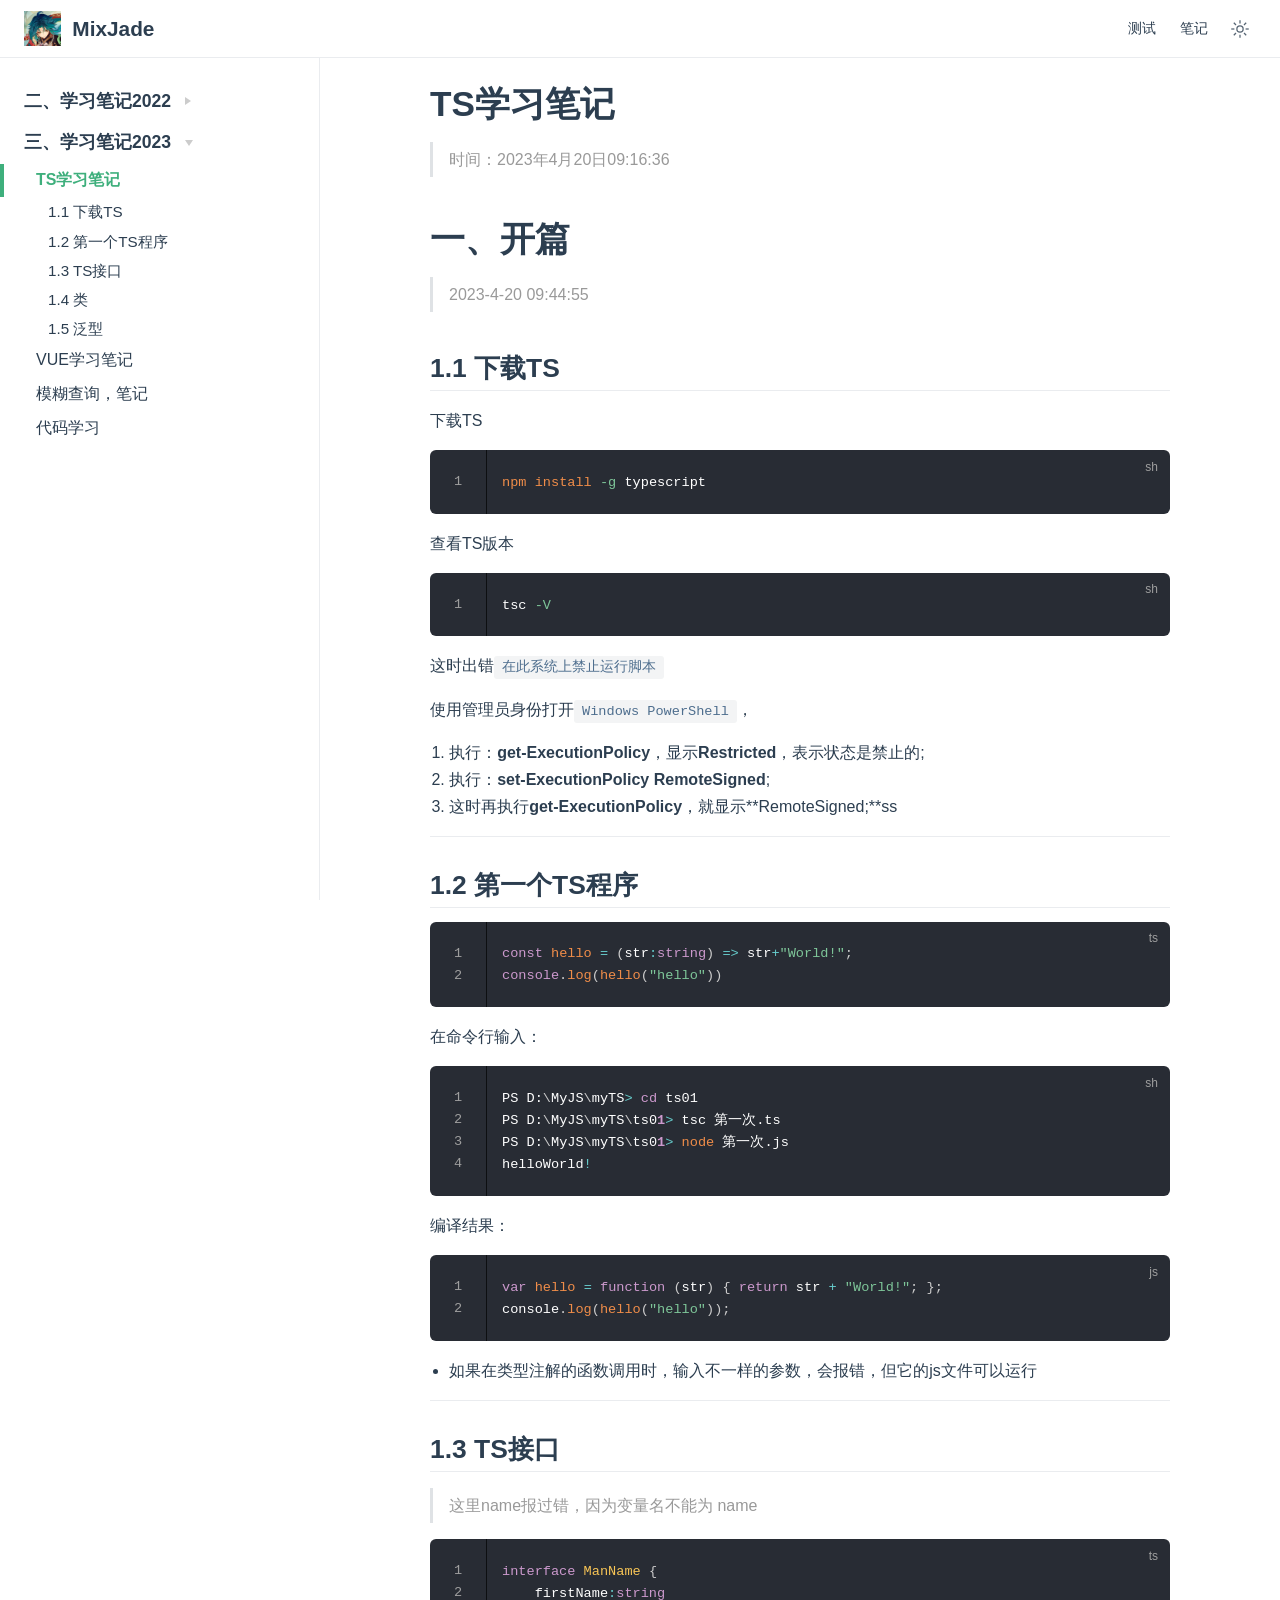
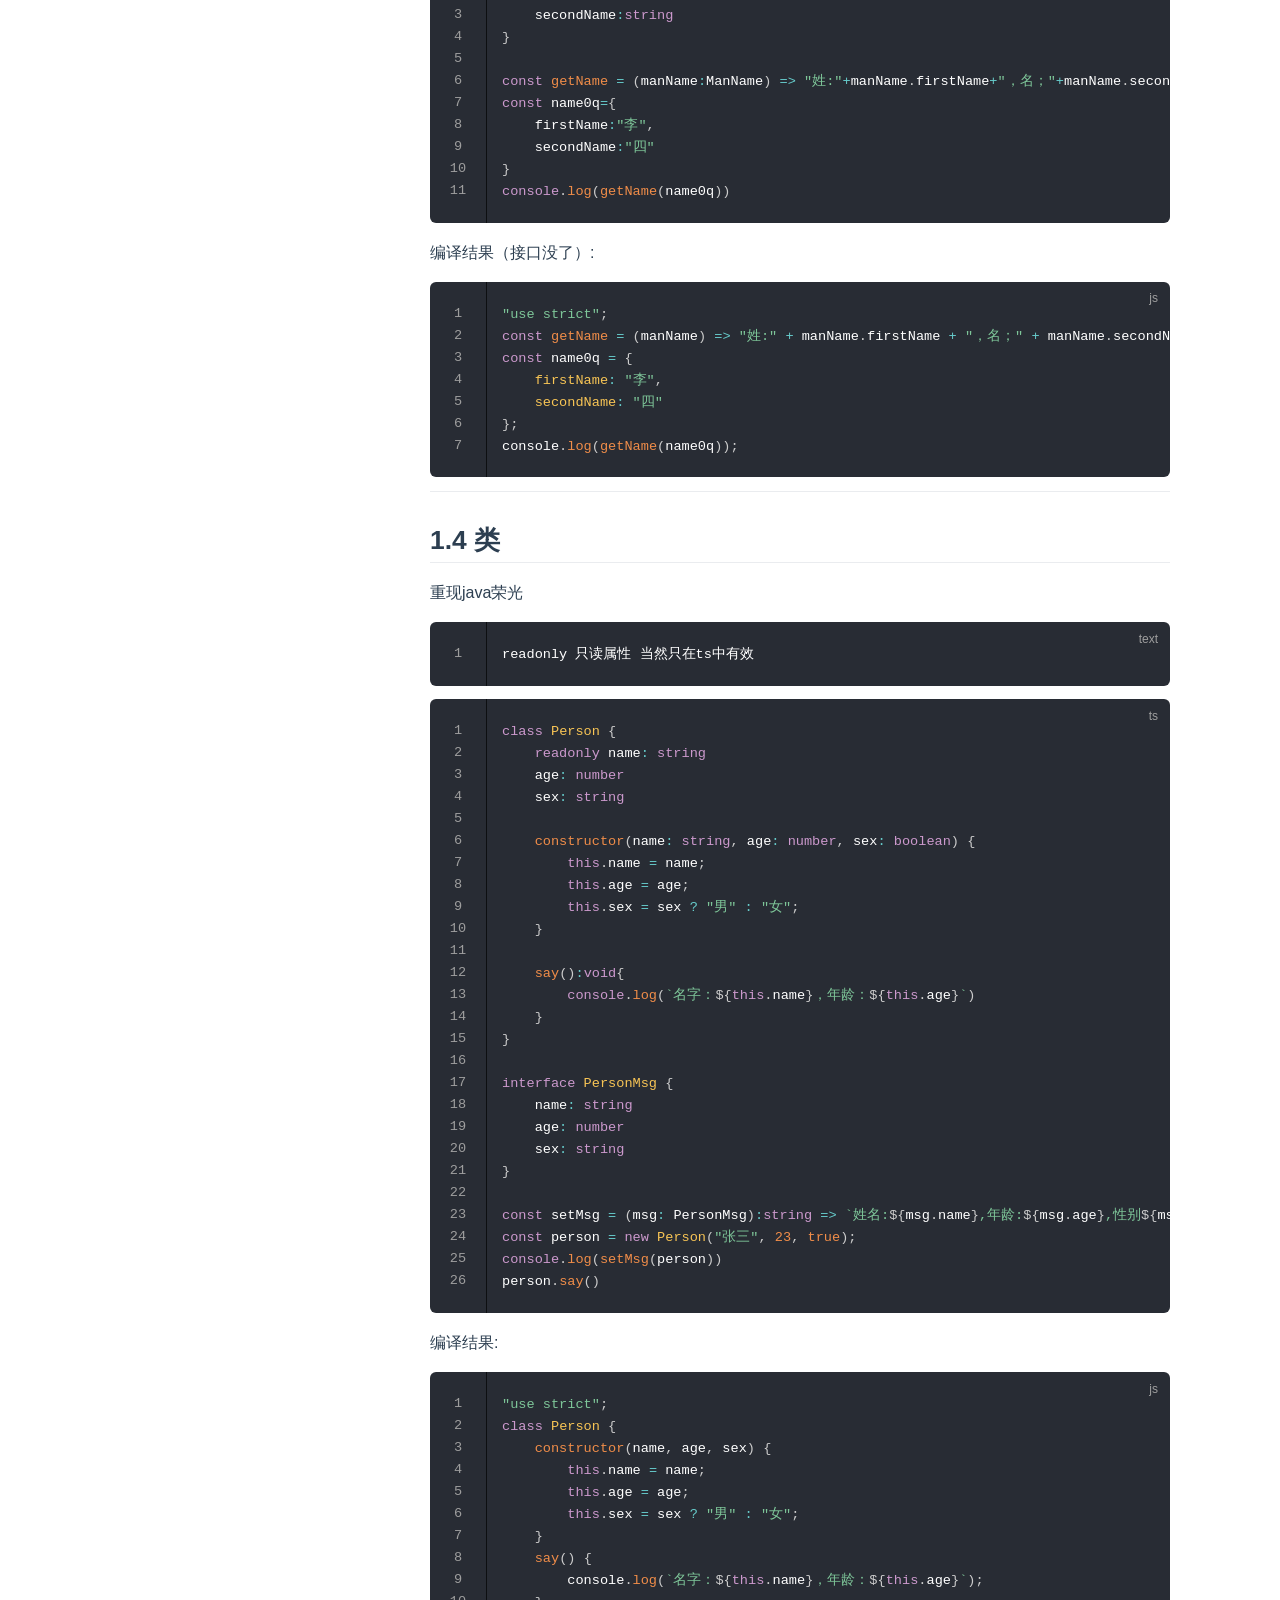
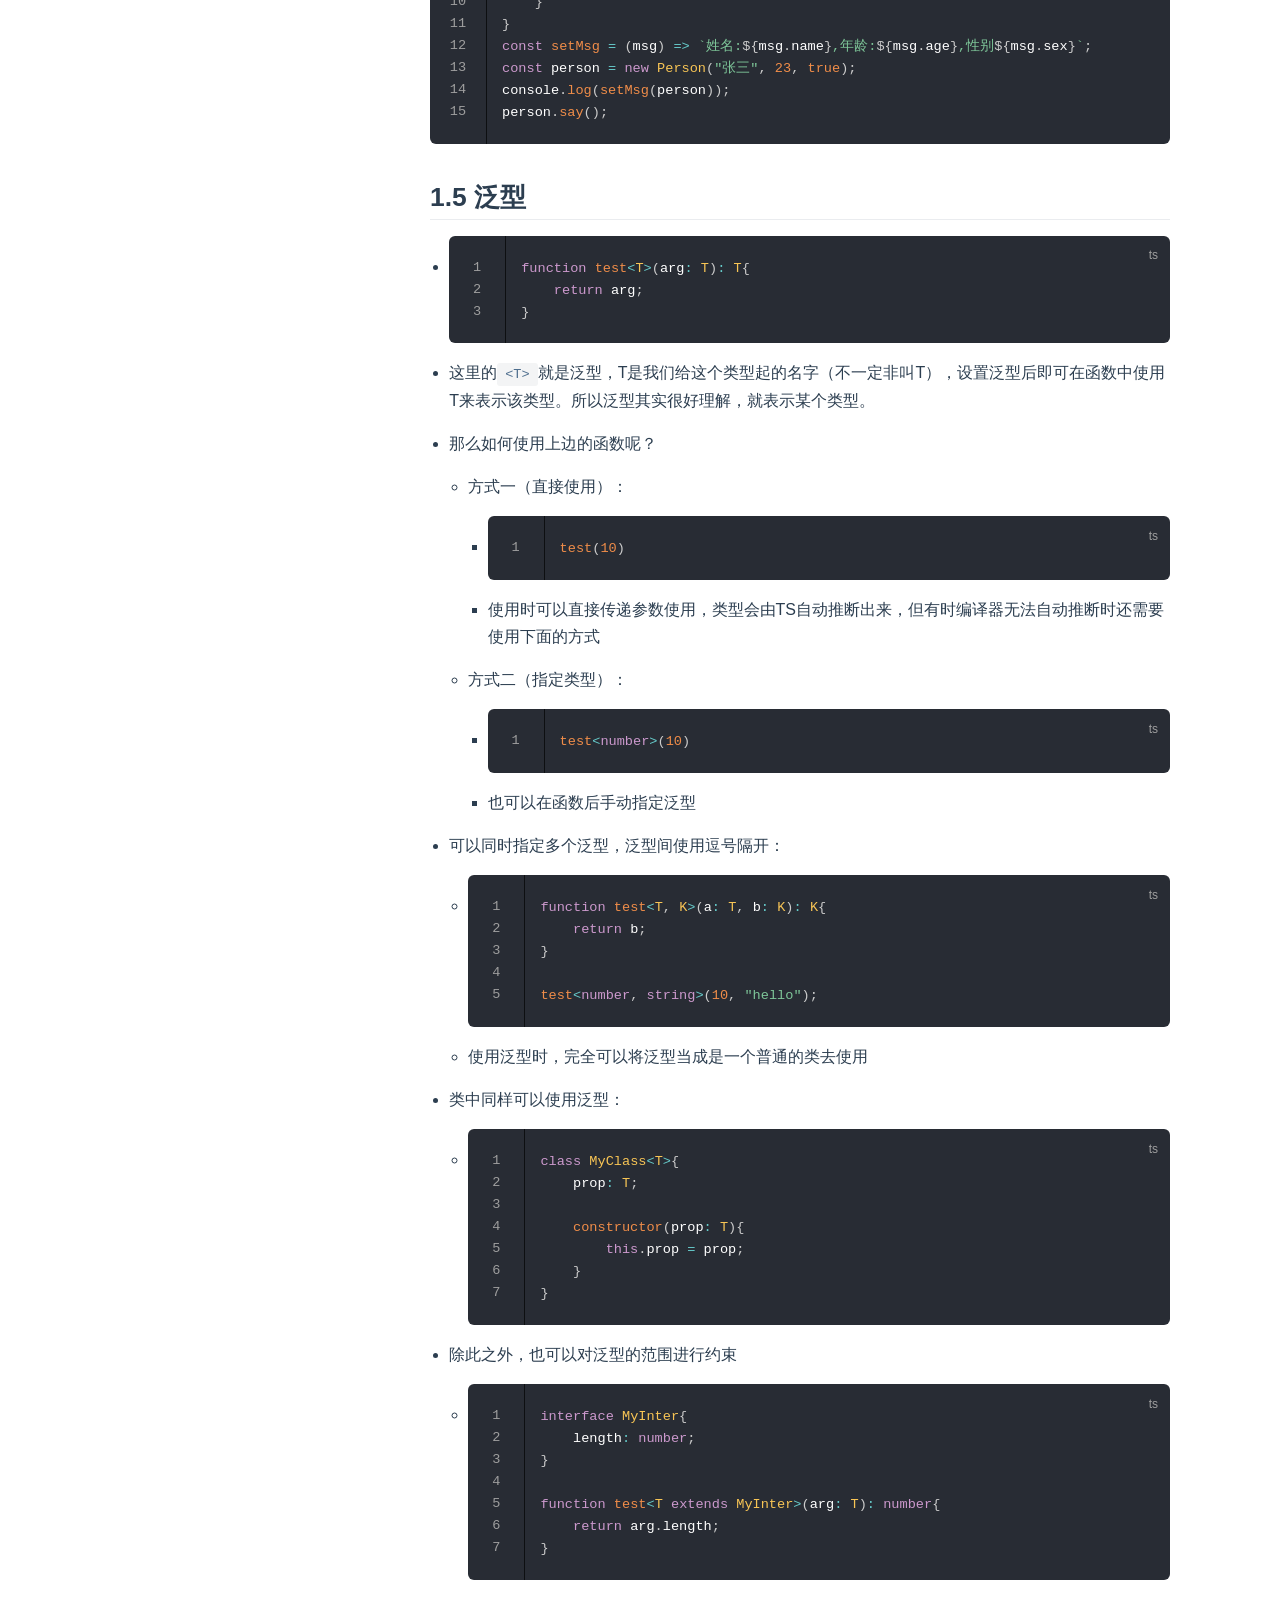
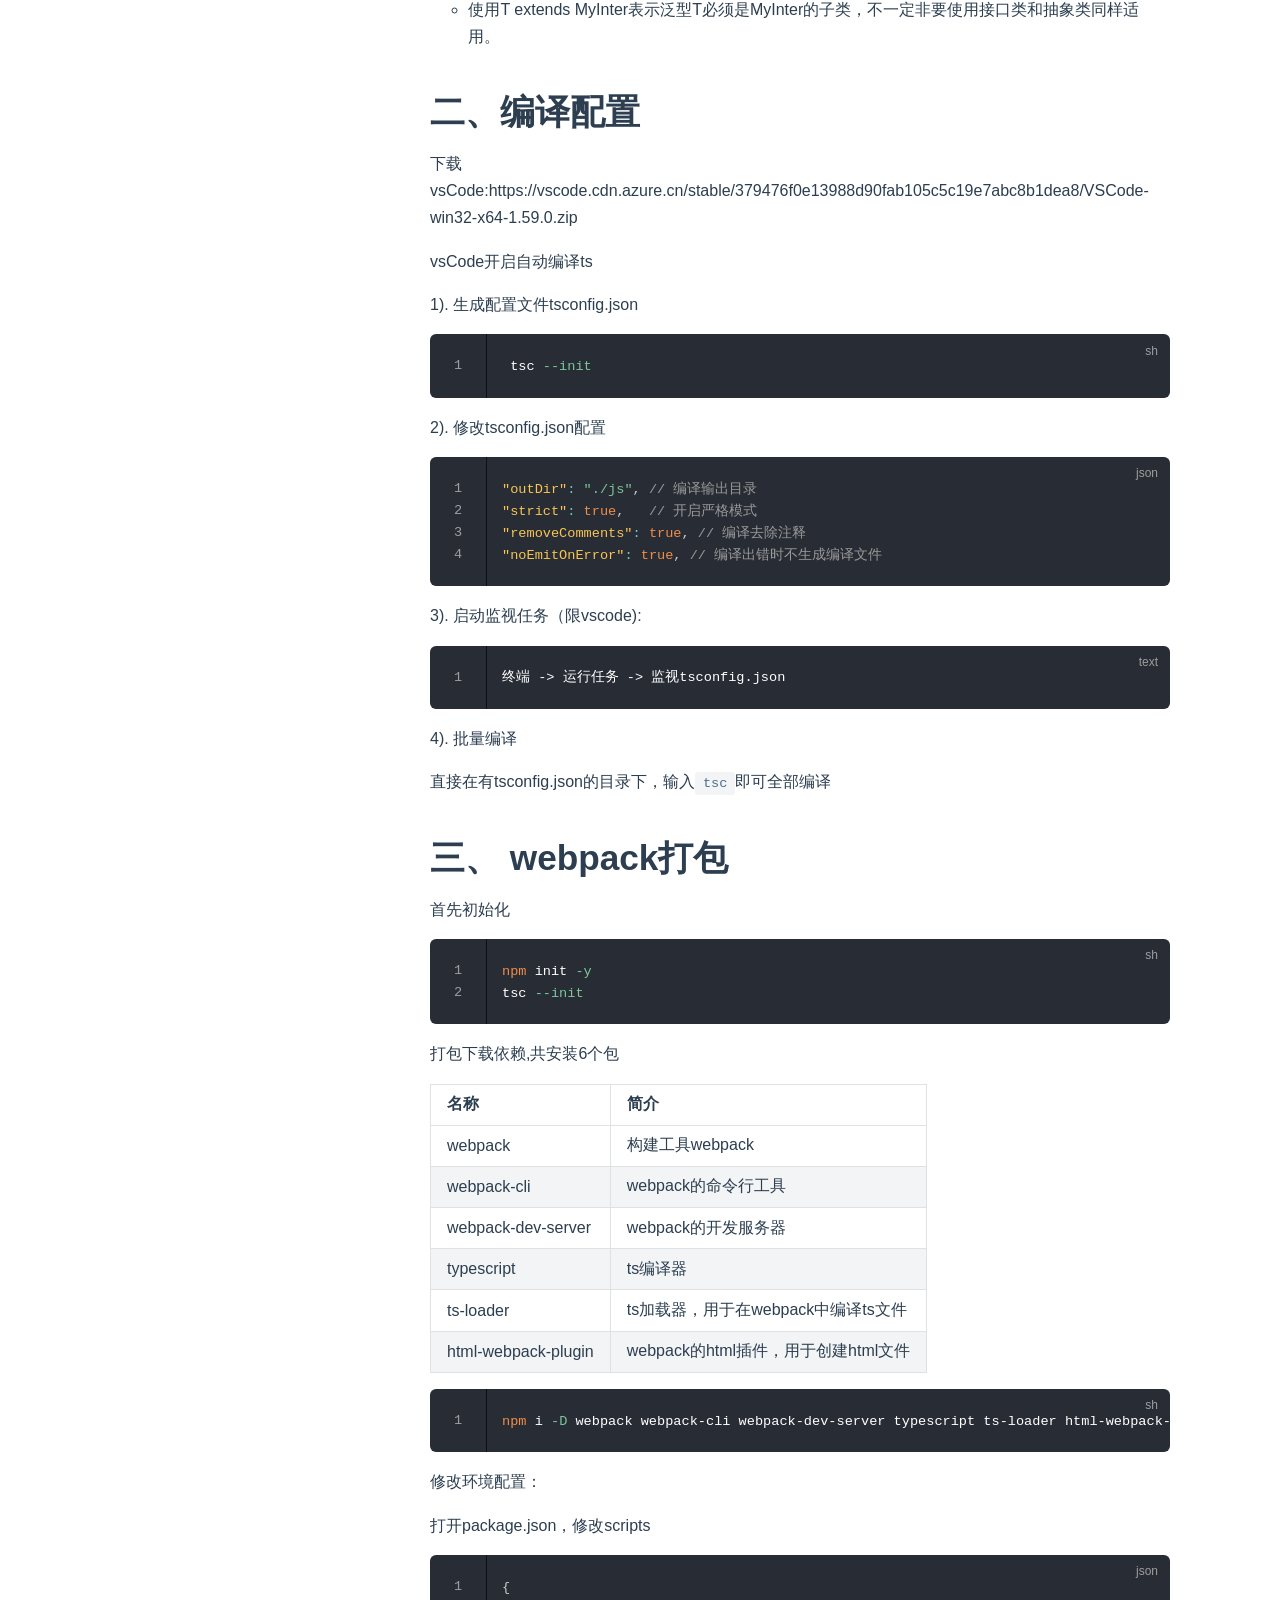
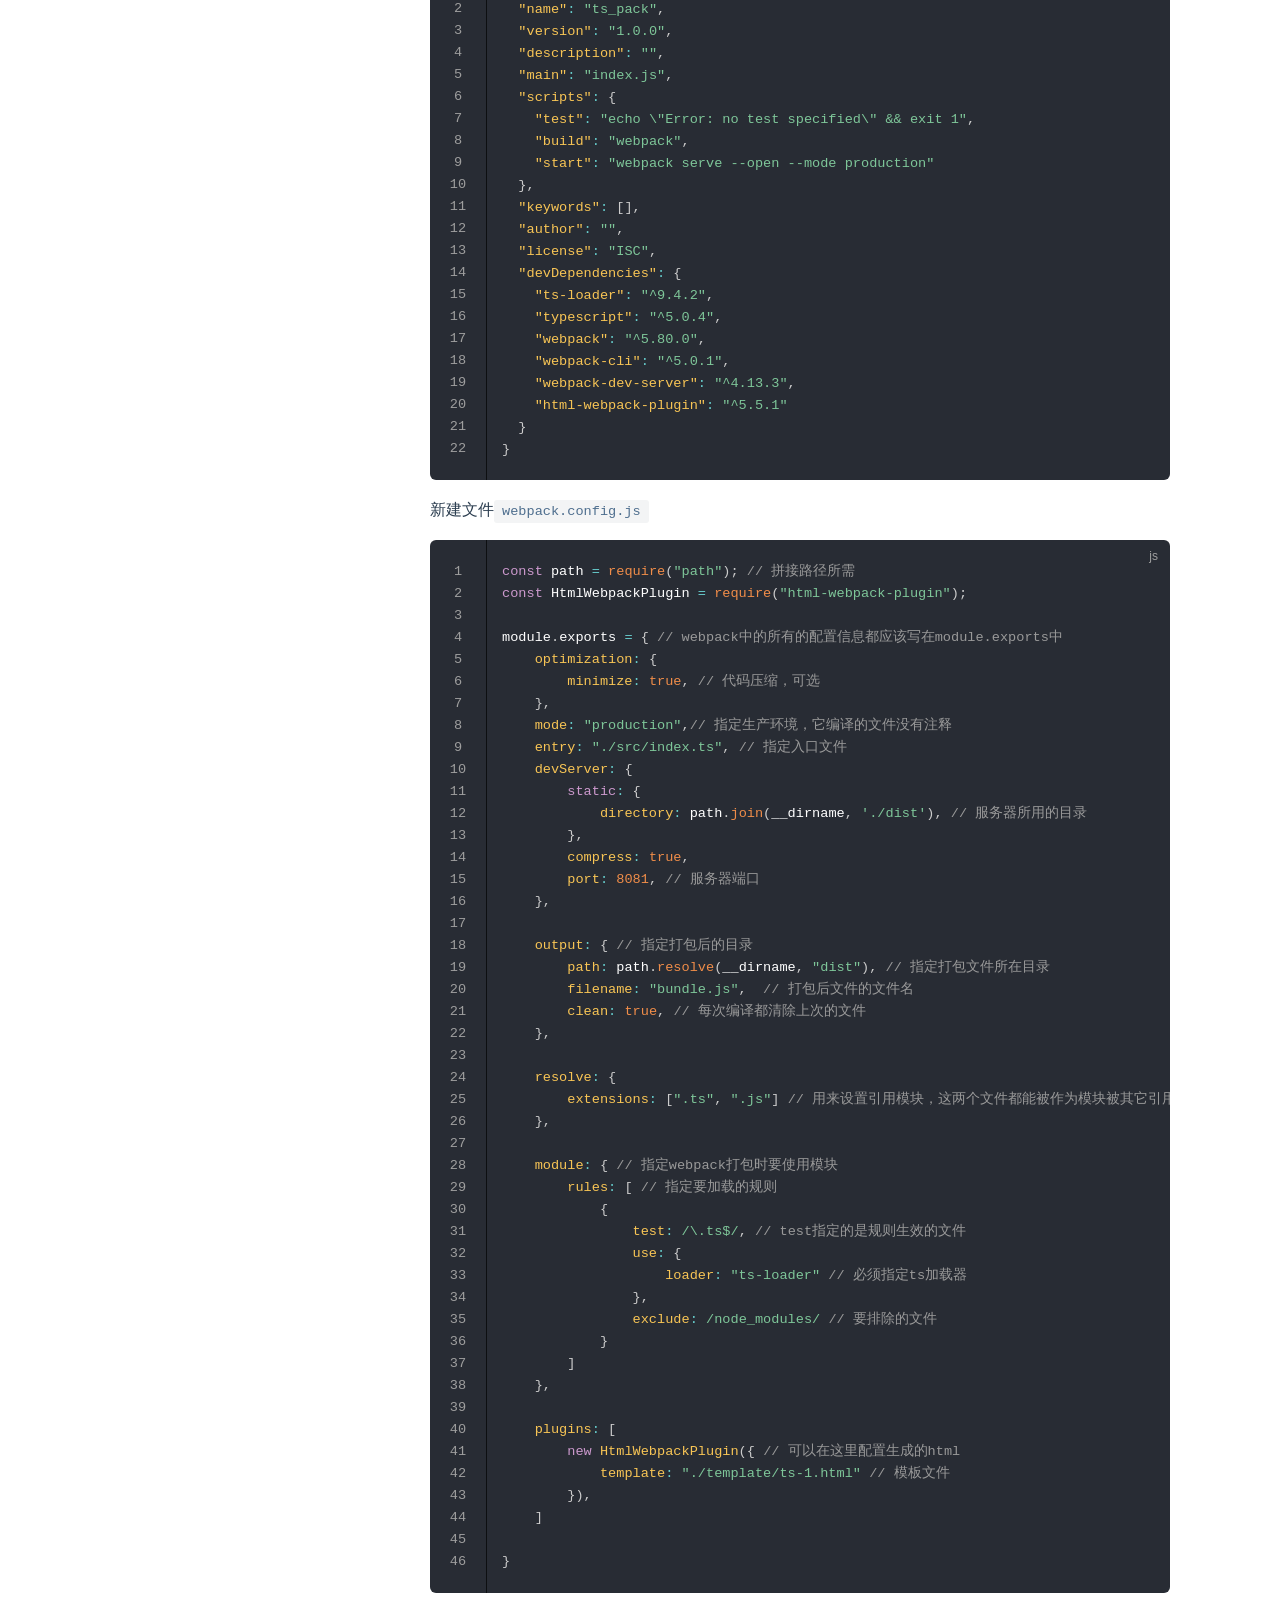
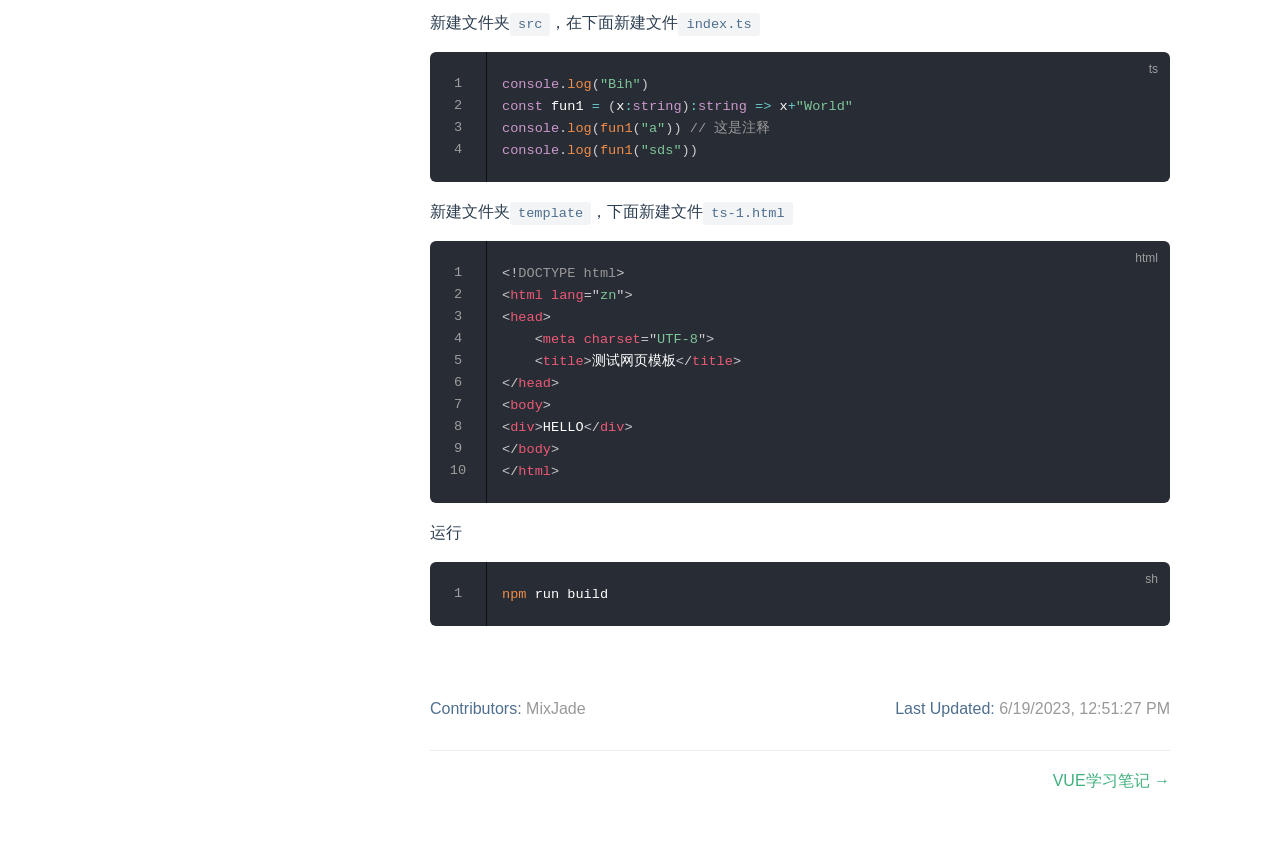
<file: note/n2023/TS学习笔记.html>
<!DOCTYPE html>
<html lang="zh-CN">
  <head>
    <meta charset="utf-8">
    <meta name="viewport" content="width=device-width,initial-scale=1">
    <meta name="generator" content="VuePress 2.0.0-beta.61">
    <style>
      :root {
        --c-bg: #fff;
      }
      html.dark {
        --c-bg: #22272e;
      }
      html, body {
        background-color: var(--c-bg);
      }
    </style>
    <script>
      const userMode = localStorage.getItem('vuepress-color-scheme');
			const systemDarkMode = window.matchMedia && window.matchMedia('(prefers-color-scheme: dark)').matches;
			if (userMode === 'dark' || (userMode !== 'light' && systemDarkMode)) {
				document.documentElement.classList.toggle('dark', true);
			}
    </script>
    <title>TS学习笔记 | MixJade</title><meta name="description" content="这是我的第一个 VuePress 站点">
    <link rel="preload" href="/assets/style-f8e5cd57.css" as="style"><link rel="stylesheet" href="/assets/style-f8e5cd57.css">
    <link rel="modulepreload" href="/assets/app-d494a1bd.js"><link rel="modulepreload" href="/assets/framework-6700cb35.js"><link rel="modulepreload" href="/assets/TS学习笔记.html-b13d50eb.js"><link rel="modulepreload" href="/assets/TS学习笔记.html-dd6ab340.js"><link rel="prefetch" href="/assets/index.html-a925895d.js" as="script"><link rel="prefetch" href="/assets/Vue测试.html-58a8d243.js" as="script"><link rel="prefetch" href="/assets/测试页面.html-37fab06e.js" as="script"><link rel="prefetch" href="/assets/Git笔记.html-2a8ddfc7.js" as="script"><link rel="prefetch" href="/assets/html学习笔记.html-8171b94b.js" as="script"><link rel="prefetch" href="/assets/MdTest.html-c4b2a411.js" as="script"><link rel="prefetch" href="/assets/MyBatis笔记.html-9650539b.js" as="script"><link rel="prefetch" href="/assets/数据查表记录.html-b309cd5a.js" as="script"><link rel="prefetch" href="/assets/VUE学习笔记.html-af78770c.js" as="script"><link rel="prefetch" href="/assets/公司代码学习笔记.html-ff0edd33.js" as="script"><link rel="prefetch" href="/assets/模糊查询，笔记.html-31928afa.js" as="script"><link rel="prefetch" href="/assets/404.html-f9875e7b.js" as="script"><link rel="prefetch" href="/assets/index.html-bfcad957.js" as="script"><link rel="prefetch" href="/assets/Vue测试.html-fed7e8c0.js" as="script"><link rel="prefetch" href="/assets/测试页面.html-a5977d64.js" as="script"><link rel="prefetch" href="/assets/Git笔记.html-c1116f1f.js" as="script"><link rel="prefetch" href="/assets/html学习笔记.html-a3a0bb5a.js" as="script"><link rel="prefetch" href="/assets/MdTest.html-39ded7ad.js" as="script"><link rel="prefetch" href="/assets/MyBatis笔记.html-55efaefe.js" as="script"><link rel="prefetch" href="/assets/数据查表记录.html-a20d0d3e.js" as="script"><link rel="prefetch" href="/assets/VUE学习笔记.html-b7846cc8.js" as="script"><link rel="prefetch" href="/assets/公司代码学习笔记.html-e77d96e9.js" as="script"><link rel="prefetch" href="/assets/模糊查询，笔记.html-885ac924.js" as="script"><link rel="prefetch" href="/assets/404.html-85eb4967.js" as="script"><link rel="prefetch" href="/assets/MyHello-4eddddb2.js" as="script">
  </head>
  <body>
    <div id="app"><!--[--><div class="theme-container"><!--[--><header class="navbar"><div class="toggle-sidebar-button" title="toggle sidebar" aria-expanded="false" role="button" tabindex="0"><div class="icon" aria-hidden="true"><span></span><span></span><span></span></div></div><span><a href="/" class=""><!----><span class="site-name can-hide">MixJade</span></a></span><div class="navbar-items-wrapper" style=""><!--[--><!--]--><nav class="navbar-items can-hide"><!--[--><div class="navbar-item"><a href="/myTest/测试页面.md" class="" aria-label="测试"><!--[--><!--]--> 测试 <!--[--><!--]--></a></div><div class="navbar-item"><a href="/note/n2022/MdTest.md" class="" aria-label="笔记"><!--[--><!--]--> 笔记 <!--[--><!--]--></a></div><!--]--></nav><!--[--><!--]--><button class="toggle-color-mode-button" title="toggle color mode"><svg style="" class="icon" focusable="false" viewBox="0 0 32 32"><path d="M16 12.005a4 4 0 1 1-4 4a4.005 4.005 0 0 1 4-4m0-2a6 6 0 1 0 6 6a6 6 0 0 0-6-6z" fill="currentColor"></path><path d="M5.394 6.813l1.414-1.415l3.506 3.506L8.9 10.318z" fill="currentColor"></path><path d="M2 15.005h5v2H2z" fill="currentColor"></path><path d="M5.394 25.197L8.9 21.691l1.414 1.415l-3.506 3.505z" fill="currentColor"></path><path d="M15 25.005h2v5h-2z" fill="currentColor"></path><path d="M21.687 23.106l1.414-1.415l3.506 3.506l-1.414 1.414z" fill="currentColor"></path><path d="M25 15.005h5v2h-5z" fill="currentColor"></path><path d="M21.687 8.904l3.506-3.506l1.414 1.415l-3.506 3.505z" fill="currentColor"></path><path d="M15 2.005h2v5h-2z" fill="currentColor"></path></svg><svg style="display:none;" class="icon" focusable="false" viewBox="0 0 32 32"><path d="M13.502 5.414a15.075 15.075 0 0 0 11.594 18.194a11.113 11.113 0 0 1-7.975 3.39c-.138 0-.278.005-.418 0a11.094 11.094 0 0 1-3.2-21.584M14.98 3a1.002 1.002 0 0 0-.175.016a13.096 13.096 0 0 0 1.825 25.981c.164.006.328 0 .49 0a13.072 13.072 0 0 0 10.703-5.555a1.01 1.01 0 0 0-.783-1.565A13.08 13.08 0 0 1 15.89 4.38A1.015 1.015 0 0 0 14.98 3z" fill="currentColor"></path></svg></button><!----></div></header><!--]--><div class="sidebar-mask"></div><!--[--><aside class="sidebar"><nav class="navbar-items"><!--[--><div class="navbar-item"><a href="/myTest/测试页面.md" class="" aria-label="测试"><!--[--><!--]--> 测试 <!--[--><!--]--></a></div><div class="navbar-item"><a href="/note/n2022/MdTest.md" class="" aria-label="笔记"><!--[--><!--]--> 笔记 <!--[--><!--]--></a></div><!--]--></nav><!--[--><!--]--><ul class="sidebar-items"><!--[--><li><p tabindex="0" class="sidebar-item sidebar-heading collapsible">二、学习笔记2022 <span class="right arrow"></span></p><ul style="display:none;" class="sidebar-item-children"><!--[--><li><a href="/note/n2022/Git%E7%AC%94%E8%AE%B0.html" class="sidebar-item" aria-label="Git笔记"><!--[--><!--]--> Git笔记 <!--[--><!--]--></a><!----></li><li><a href="/note/n2022/html%E5%AD%A6%E4%B9%A0%E7%AC%94%E8%AE%B0.html" class="sidebar-item" aria-label="html学习笔记"><!--[--><!--]--> html学习笔记 <!--[--><!--]--></a><!----></li><li><a href="/note/n2022/MdTest.html" class="sidebar-item" aria-label="MdTest"><!--[--><!--]--> MdTest <!--[--><!--]--></a><!----></li><li><a href="/note/n2022/MyBatis%E7%AC%94%E8%AE%B0.html" class="sidebar-item" aria-label="Mybatis笔记"><!--[--><!--]--> Mybatis笔记 <!--[--><!--]--></a><!----></li><li><a href="/note/n2022/%E6%95%B0%E6%8D%AE%E6%9F%A5%E8%A1%A8%E8%AE%B0%E5%BD%95.html" class="sidebar-item" aria-label="数据查表记录"><!--[--><!--]--> 数据查表记录 <!--[--><!--]--></a><!----></li><!--]--></ul></li><li><p tabindex="0" class="sidebar-item sidebar-heading active collapsible">三、学习笔记2023 <span class="down arrow"></span></p><ul style="" class="sidebar-item-children"><!--[--><li><a aria-current="page" href="/note/n2023/TS%E5%AD%A6%E4%B9%A0%E7%AC%94%E8%AE%B0.html" class="router-link-active router-link-exact-active router-link-active sidebar-item active" aria-label="TS学习笔记"><!--[--><!--]--> TS学习笔记 <!--[--><!--]--></a><ul style="" class="sidebar-item-children"><!--[--><li><a aria-current="page" href="/note/n2023/TS%E5%AD%A6%E4%B9%A0%E7%AC%94%E8%AE%B0.html#_1-1-下载ts" class="router-link-active router-link-exact-active sidebar-item" aria-label="1.1 下载TS"><!--[--><!--]--> 1.1 下载TS <!--[--><!--]--></a><!----></li><li><a aria-current="page" href="/note/n2023/TS%E5%AD%A6%E4%B9%A0%E7%AC%94%E8%AE%B0.html#_1-2-第一个ts程序" class="router-link-active router-link-exact-active sidebar-item" aria-label="1.2 第一个TS程序"><!--[--><!--]--> 1.2 第一个TS程序 <!--[--><!--]--></a><!----></li><li><a aria-current="page" href="/note/n2023/TS%E5%AD%A6%E4%B9%A0%E7%AC%94%E8%AE%B0.html#_1-3-ts接口" class="router-link-active router-link-exact-active sidebar-item" aria-label="1.3 TS接口"><!--[--><!--]--> 1.3 TS接口 <!--[--><!--]--></a><!----></li><li><a aria-current="page" href="/note/n2023/TS%E5%AD%A6%E4%B9%A0%E7%AC%94%E8%AE%B0.html#_1-4-类" class="router-link-active router-link-exact-active sidebar-item" aria-label="1.4 类"><!--[--><!--]--> 1.4 类 <!--[--><!--]--></a><!----></li><li><a aria-current="page" href="/note/n2023/TS%E5%AD%A6%E4%B9%A0%E7%AC%94%E8%AE%B0.html#_1-5-泛型" class="router-link-active router-link-exact-active sidebar-item" aria-label="1.5 泛型"><!--[--><!--]--> 1.5 泛型 <!--[--><!--]--></a><!----></li><!--]--></ul></li><li><a href="/note/n2023/VUE%E5%AD%A6%E4%B9%A0%E7%AC%94%E8%AE%B0.html" class="sidebar-item" aria-label="VUE学习笔记"><!--[--><!--]--> VUE学习笔记 <!--[--><!--]--></a><!----></li><li><a href="/note/n2023/%E6%A8%A1%E7%B3%8A%E6%9F%A5%E8%AF%A2%EF%BC%8C%E7%AC%94%E8%AE%B0.html" class="sidebar-item" aria-label="模糊查询，笔记"><!--[--><!--]--> 模糊查询，笔记 <!--[--><!--]--></a><!----></li><li><a href="/note/n2023/%E5%85%AC%E5%8F%B8%E4%BB%A3%E7%A0%81%E5%AD%A6%E4%B9%A0%E7%AC%94%E8%AE%B0.html" class="sidebar-item" aria-label="代码学习"><!--[--><!--]--> 代码学习 <!--[--><!--]--></a><!----></li><!--]--></ul></li><!--]--></ul><!--[--><!--]--></aside><!--]--><!--[--><main class="page"><!--[--><!--]--><div class="theme-default-content"><!--[--><!--]--><div><h1 id="ts学习笔记" tabindex="-1"><a class="header-anchor" href="#ts学习笔记" aria-hidden="true">#</a> TS学习笔记</h1><blockquote><p>时间：2023年4月20日09:16:36</p></blockquote><h1 id="一、开篇" tabindex="-1"><a class="header-anchor" href="#一、开篇" aria-hidden="true">#</a> 一、开篇</h1><blockquote><p>2023-4-20 09:44:55</p></blockquote><h2 id="_1-1-下载ts" tabindex="-1"><a class="header-anchor" href="#_1-1-下载ts" aria-hidden="true">#</a> 1.1 下载TS</h2><p>下载TS</p><div class="language-bash line-numbers-mode" data-ext="sh"><pre class="language-bash"><code><span class="token function">npm</span> <span class="token function">install</span> <span class="token parameter variable">-g</span> typescript
</code></pre><div class="line-numbers" aria-hidden="true"><div class="line-number"></div></div></div><p>查看TS版本</p><div class="language-bash line-numbers-mode" data-ext="sh"><pre class="language-bash"><code>tsc <span class="token parameter variable">-V</span> 
</code></pre><div class="line-numbers" aria-hidden="true"><div class="line-number"></div></div></div><p>这时出错<code>在此系统上禁止运行脚本</code></p><p>使用管理员身份打开<code>Windows PowerShell</code>，</p><ol><li>执行：<strong>get-ExecutionPolicy</strong>，显示<strong>Restricted</strong>，表示状态是禁止的;</li><li>执行：<strong>set-ExecutionPolicy RemoteSigned</strong>;</li><li>这时再执行<strong>get-ExecutionPolicy</strong>，就显示**RemoteSigned;**ss</li></ol><hr><h2 id="_1-2-第一个ts程序" tabindex="-1"><a class="header-anchor" href="#_1-2-第一个ts程序" aria-hidden="true">#</a> 1.2 第一个TS程序</h2><div class="language-typescript line-numbers-mode" data-ext="ts"><pre class="language-typescript"><code><span class="token keyword">const</span> <span class="token function-variable function">hello</span> <span class="token operator">=</span> <span class="token punctuation">(</span>str<span class="token operator">:</span><span class="token builtin">string</span><span class="token punctuation">)</span> <span class="token operator">=&gt;</span> str<span class="token operator">+</span><span class="token string">&quot;World!&quot;</span><span class="token punctuation">;</span>
<span class="token builtin">console</span><span class="token punctuation">.</span><span class="token function">log</span><span class="token punctuation">(</span><span class="token function">hello</span><span class="token punctuation">(</span><span class="token string">&quot;hello&quot;</span><span class="token punctuation">)</span><span class="token punctuation">)</span>
</code></pre><div class="line-numbers" aria-hidden="true"><div class="line-number"></div><div class="line-number"></div></div></div><p>在命令行输入：</p><div class="language-bash line-numbers-mode" data-ext="sh"><pre class="language-bash"><code>PS D:<span class="token punctuation">\</span>MyJS<span class="token punctuation">\</span>myTS<span class="token operator">&gt;</span> <span class="token builtin class-name">cd</span> ts01
PS D:<span class="token punctuation">\</span>MyJS<span class="token punctuation">\</span>myTS<span class="token punctuation">\</span>ts0<span class="token operator"><span class="token file-descriptor important">1</span>&gt;</span> tsc 第一次.ts
PS D:<span class="token punctuation">\</span>MyJS<span class="token punctuation">\</span>myTS<span class="token punctuation">\</span>ts0<span class="token operator"><span class="token file-descriptor important">1</span>&gt;</span> <span class="token function">node</span> 第一次.js
helloWorld<span class="token operator">!</span>
</code></pre><div class="line-numbers" aria-hidden="true"><div class="line-number"></div><div class="line-number"></div><div class="line-number"></div><div class="line-number"></div></div></div><p>编译结果：</p><div class="language-javascript line-numbers-mode" data-ext="js"><pre class="language-javascript"><code><span class="token keyword">var</span> <span class="token function-variable function">hello</span> <span class="token operator">=</span> <span class="token keyword">function</span> <span class="token punctuation">(</span><span class="token parameter">str</span><span class="token punctuation">)</span> <span class="token punctuation">{</span> <span class="token keyword">return</span> str <span class="token operator">+</span> <span class="token string">&quot;World!&quot;</span><span class="token punctuation">;</span> <span class="token punctuation">}</span><span class="token punctuation">;</span>
console<span class="token punctuation">.</span><span class="token function">log</span><span class="token punctuation">(</span><span class="token function">hello</span><span class="token punctuation">(</span><span class="token string">&quot;hello&quot;</span><span class="token punctuation">)</span><span class="token punctuation">)</span><span class="token punctuation">;</span>
</code></pre><div class="line-numbers" aria-hidden="true"><div class="line-number"></div><div class="line-number"></div></div></div><ul><li>如果在类型注解的函数调用时，输入不一样的参数，会报错，但它的js文件可以运行</li></ul><hr><h2 id="_1-3-ts接口" tabindex="-1"><a class="header-anchor" href="#_1-3-ts接口" aria-hidden="true">#</a> 1.3 TS接口</h2><blockquote><p>这里name报过错，因为变量名不能为 name</p></blockquote><div class="language-typescript line-numbers-mode" data-ext="ts"><pre class="language-typescript"><code><span class="token keyword">interface</span> <span class="token class-name">ManName</span> <span class="token punctuation">{</span>
    firstName<span class="token operator">:</span><span class="token builtin">string</span>
    secondName<span class="token operator">:</span><span class="token builtin">string</span>
<span class="token punctuation">}</span>

<span class="token keyword">const</span> <span class="token function-variable function">getName</span> <span class="token operator">=</span> <span class="token punctuation">(</span>manName<span class="token operator">:</span>ManName<span class="token punctuation">)</span> <span class="token operator">=&gt;</span> <span class="token string">&quot;姓:&quot;</span><span class="token operator">+</span>manName<span class="token punctuation">.</span>firstName<span class="token operator">+</span><span class="token string">&quot;，名；&quot;</span><span class="token operator">+</span>manName<span class="token punctuation">.</span>secondName
<span class="token keyword">const</span> name0q<span class="token operator">=</span><span class="token punctuation">{</span>
    firstName<span class="token operator">:</span><span class="token string">&quot;李&quot;</span><span class="token punctuation">,</span>
    secondName<span class="token operator">:</span><span class="token string">&quot;四&quot;</span>
<span class="token punctuation">}</span>
<span class="token builtin">console</span><span class="token punctuation">.</span><span class="token function">log</span><span class="token punctuation">(</span><span class="token function">getName</span><span class="token punctuation">(</span>name0q<span class="token punctuation">)</span><span class="token punctuation">)</span>
</code></pre><div class="line-numbers" aria-hidden="true"><div class="line-number"></div><div class="line-number"></div><div class="line-number"></div><div class="line-number"></div><div class="line-number"></div><div class="line-number"></div><div class="line-number"></div><div class="line-number"></div><div class="line-number"></div><div class="line-number"></div><div class="line-number"></div></div></div><p>编译结果（接口没了）:</p><div class="language-javascript line-numbers-mode" data-ext="js"><pre class="language-javascript"><code><span class="token string">&quot;use strict&quot;</span><span class="token punctuation">;</span>
<span class="token keyword">const</span> <span class="token function-variable function">getName</span> <span class="token operator">=</span> <span class="token punctuation">(</span><span class="token parameter">manName</span><span class="token punctuation">)</span> <span class="token operator">=&gt;</span> <span class="token string">&quot;姓:&quot;</span> <span class="token operator">+</span> manName<span class="token punctuation">.</span>firstName <span class="token operator">+</span> <span class="token string">&quot;，名；&quot;</span> <span class="token operator">+</span> manName<span class="token punctuation">.</span>secondName<span class="token punctuation">;</span>
<span class="token keyword">const</span> name0q <span class="token operator">=</span> <span class="token punctuation">{</span>
    <span class="token literal-property property">firstName</span><span class="token operator">:</span> <span class="token string">&quot;李&quot;</span><span class="token punctuation">,</span>
    <span class="token literal-property property">secondName</span><span class="token operator">:</span> <span class="token string">&quot;四&quot;</span>
<span class="token punctuation">}</span><span class="token punctuation">;</span>
console<span class="token punctuation">.</span><span class="token function">log</span><span class="token punctuation">(</span><span class="token function">getName</span><span class="token punctuation">(</span>name0q<span class="token punctuation">)</span><span class="token punctuation">)</span><span class="token punctuation">;</span>
</code></pre><div class="line-numbers" aria-hidden="true"><div class="line-number"></div><div class="line-number"></div><div class="line-number"></div><div class="line-number"></div><div class="line-number"></div><div class="line-number"></div><div class="line-number"></div></div></div><hr><h2 id="_1-4-类" tabindex="-1"><a class="header-anchor" href="#_1-4-类" aria-hidden="true">#</a> 1.4 类</h2><p>重现java荣光</p><div class="language-text line-numbers-mode" data-ext="text"><pre class="language-text"><code>readonly 只读属性 当然只在ts中有效
</code></pre><div class="line-numbers" aria-hidden="true"><div class="line-number"></div></div></div><div class="language-typescript line-numbers-mode" data-ext="ts"><pre class="language-typescript"><code><span class="token keyword">class</span> <span class="token class-name">Person</span> <span class="token punctuation">{</span>
    <span class="token keyword">readonly</span> name<span class="token operator">:</span> <span class="token builtin">string</span>
    age<span class="token operator">:</span> <span class="token builtin">number</span>
    sex<span class="token operator">:</span> <span class="token builtin">string</span>

    <span class="token function">constructor</span><span class="token punctuation">(</span>name<span class="token operator">:</span> <span class="token builtin">string</span><span class="token punctuation">,</span> age<span class="token operator">:</span> <span class="token builtin">number</span><span class="token punctuation">,</span> sex<span class="token operator">:</span> <span class="token builtin">boolean</span><span class="token punctuation">)</span> <span class="token punctuation">{</span>
        <span class="token keyword">this</span><span class="token punctuation">.</span>name <span class="token operator">=</span> name<span class="token punctuation">;</span>
        <span class="token keyword">this</span><span class="token punctuation">.</span>age <span class="token operator">=</span> age<span class="token punctuation">;</span>
        <span class="token keyword">this</span><span class="token punctuation">.</span>sex <span class="token operator">=</span> sex <span class="token operator">?</span> <span class="token string">&quot;男&quot;</span> <span class="token operator">:</span> <span class="token string">&quot;女&quot;</span><span class="token punctuation">;</span>
    <span class="token punctuation">}</span>

    <span class="token function">say</span><span class="token punctuation">(</span><span class="token punctuation">)</span><span class="token operator">:</span><span class="token keyword">void</span><span class="token punctuation">{</span>
        <span class="token builtin">console</span><span class="token punctuation">.</span><span class="token function">log</span><span class="token punctuation">(</span><span class="token template-string"><span class="token template-punctuation string">`</span><span class="token string">名字：</span><span class="token interpolation"><span class="token interpolation-punctuation punctuation">${</span><span class="token keyword">this</span><span class="token punctuation">.</span>name<span class="token interpolation-punctuation punctuation">}</span></span><span class="token string">，年龄：</span><span class="token interpolation"><span class="token interpolation-punctuation punctuation">${</span><span class="token keyword">this</span><span class="token punctuation">.</span>age<span class="token interpolation-punctuation punctuation">}</span></span><span class="token template-punctuation string">`</span></span><span class="token punctuation">)</span>
    <span class="token punctuation">}</span>
<span class="token punctuation">}</span>

<span class="token keyword">interface</span> <span class="token class-name">PersonMsg</span> <span class="token punctuation">{</span>
    name<span class="token operator">:</span> <span class="token builtin">string</span>
    age<span class="token operator">:</span> <span class="token builtin">number</span>
    sex<span class="token operator">:</span> <span class="token builtin">string</span>
<span class="token punctuation">}</span>

<span class="token keyword">const</span> setMsg <span class="token operator">=</span> <span class="token punctuation">(</span>msg<span class="token operator">:</span> PersonMsg<span class="token punctuation">)</span><span class="token operator">:</span><span class="token builtin">string</span> <span class="token operator">=&gt;</span> <span class="token template-string"><span class="token template-punctuation string">`</span><span class="token string">姓名:</span><span class="token interpolation"><span class="token interpolation-punctuation punctuation">${</span>msg<span class="token punctuation">.</span>name<span class="token interpolation-punctuation punctuation">}</span></span><span class="token string">,年龄:</span><span class="token interpolation"><span class="token interpolation-punctuation punctuation">${</span>msg<span class="token punctuation">.</span>age<span class="token interpolation-punctuation punctuation">}</span></span><span class="token string">,性别</span><span class="token interpolation"><span class="token interpolation-punctuation punctuation">${</span>msg<span class="token punctuation">.</span>sex<span class="token interpolation-punctuation punctuation">}</span></span><span class="token template-punctuation string">`</span></span>
<span class="token keyword">const</span> person <span class="token operator">=</span> <span class="token keyword">new</span> <span class="token class-name">Person</span><span class="token punctuation">(</span><span class="token string">&quot;张三&quot;</span><span class="token punctuation">,</span> <span class="token number">23</span><span class="token punctuation">,</span> <span class="token boolean">true</span><span class="token punctuation">)</span><span class="token punctuation">;</span>
<span class="token builtin">console</span><span class="token punctuation">.</span><span class="token function">log</span><span class="token punctuation">(</span><span class="token function">setMsg</span><span class="token punctuation">(</span>person<span class="token punctuation">)</span><span class="token punctuation">)</span>
person<span class="token punctuation">.</span><span class="token function">say</span><span class="token punctuation">(</span><span class="token punctuation">)</span>
</code></pre><div class="line-numbers" aria-hidden="true"><div class="line-number"></div><div class="line-number"></div><div class="line-number"></div><div class="line-number"></div><div class="line-number"></div><div class="line-number"></div><div class="line-number"></div><div class="line-number"></div><div class="line-number"></div><div class="line-number"></div><div class="line-number"></div><div class="line-number"></div><div class="line-number"></div><div class="line-number"></div><div class="line-number"></div><div class="line-number"></div><div class="line-number"></div><div class="line-number"></div><div class="line-number"></div><div class="line-number"></div><div class="line-number"></div><div class="line-number"></div><div class="line-number"></div><div class="line-number"></div><div class="line-number"></div><div class="line-number"></div></div></div><p>编译结果:</p><div class="language-javascript line-numbers-mode" data-ext="js"><pre class="language-javascript"><code><span class="token string">&quot;use strict&quot;</span><span class="token punctuation">;</span>
<span class="token keyword">class</span> <span class="token class-name">Person</span> <span class="token punctuation">{</span>
    <span class="token function">constructor</span><span class="token punctuation">(</span><span class="token parameter">name<span class="token punctuation">,</span> age<span class="token punctuation">,</span> sex</span><span class="token punctuation">)</span> <span class="token punctuation">{</span>
        <span class="token keyword">this</span><span class="token punctuation">.</span>name <span class="token operator">=</span> name<span class="token punctuation">;</span>
        <span class="token keyword">this</span><span class="token punctuation">.</span>age <span class="token operator">=</span> age<span class="token punctuation">;</span>
        <span class="token keyword">this</span><span class="token punctuation">.</span>sex <span class="token operator">=</span> sex <span class="token operator">?</span> <span class="token string">&quot;男&quot;</span> <span class="token operator">:</span> <span class="token string">&quot;女&quot;</span><span class="token punctuation">;</span>
    <span class="token punctuation">}</span>
    <span class="token function">say</span><span class="token punctuation">(</span><span class="token punctuation">)</span> <span class="token punctuation">{</span>
        console<span class="token punctuation">.</span><span class="token function">log</span><span class="token punctuation">(</span><span class="token template-string"><span class="token template-punctuation string">`</span><span class="token string">名字：</span><span class="token interpolation"><span class="token interpolation-punctuation punctuation">${</span><span class="token keyword">this</span><span class="token punctuation">.</span>name<span class="token interpolation-punctuation punctuation">}</span></span><span class="token string">，年龄：</span><span class="token interpolation"><span class="token interpolation-punctuation punctuation">${</span><span class="token keyword">this</span><span class="token punctuation">.</span>age<span class="token interpolation-punctuation punctuation">}</span></span><span class="token template-punctuation string">`</span></span><span class="token punctuation">)</span><span class="token punctuation">;</span>
    <span class="token punctuation">}</span>
<span class="token punctuation">}</span>
<span class="token keyword">const</span> <span class="token function-variable function">setMsg</span> <span class="token operator">=</span> <span class="token punctuation">(</span><span class="token parameter">msg</span><span class="token punctuation">)</span> <span class="token operator">=&gt;</span> <span class="token template-string"><span class="token template-punctuation string">`</span><span class="token string">姓名:</span><span class="token interpolation"><span class="token interpolation-punctuation punctuation">${</span>msg<span class="token punctuation">.</span>name<span class="token interpolation-punctuation punctuation">}</span></span><span class="token string">,年龄:</span><span class="token interpolation"><span class="token interpolation-punctuation punctuation">${</span>msg<span class="token punctuation">.</span>age<span class="token interpolation-punctuation punctuation">}</span></span><span class="token string">,性别</span><span class="token interpolation"><span class="token interpolation-punctuation punctuation">${</span>msg<span class="token punctuation">.</span>sex<span class="token interpolation-punctuation punctuation">}</span></span><span class="token template-punctuation string">`</span></span><span class="token punctuation">;</span>
<span class="token keyword">const</span> person <span class="token operator">=</span> <span class="token keyword">new</span> <span class="token class-name">Person</span><span class="token punctuation">(</span><span class="token string">&quot;张三&quot;</span><span class="token punctuation">,</span> <span class="token number">23</span><span class="token punctuation">,</span> <span class="token boolean">true</span><span class="token punctuation">)</span><span class="token punctuation">;</span>
console<span class="token punctuation">.</span><span class="token function">log</span><span class="token punctuation">(</span><span class="token function">setMsg</span><span class="token punctuation">(</span>person<span class="token punctuation">)</span><span class="token punctuation">)</span><span class="token punctuation">;</span>
person<span class="token punctuation">.</span><span class="token function">say</span><span class="token punctuation">(</span><span class="token punctuation">)</span><span class="token punctuation">;</span>
</code></pre><div class="line-numbers" aria-hidden="true"><div class="line-number"></div><div class="line-number"></div><div class="line-number"></div><div class="line-number"></div><div class="line-number"></div><div class="line-number"></div><div class="line-number"></div><div class="line-number"></div><div class="line-number"></div><div class="line-number"></div><div class="line-number"></div><div class="line-number"></div><div class="line-number"></div><div class="line-number"></div><div class="line-number"></div></div></div><h2 id="_1-5-泛型" tabindex="-1"><a class="header-anchor" href="#_1-5-泛型" aria-hidden="true">#</a> 1.5 泛型</h2><ul><li><div class="language-typescript line-numbers-mode" data-ext="ts"><pre class="language-typescript"><code><span class="token keyword">function</span> <span class="token generic-function"><span class="token function">test</span><span class="token generic class-name"><span class="token operator">&lt;</span><span class="token constant">T</span><span class="token operator">&gt;</span></span></span><span class="token punctuation">(</span>arg<span class="token operator">:</span> <span class="token constant">T</span><span class="token punctuation">)</span><span class="token operator">:</span> <span class="token constant">T</span><span class="token punctuation">{</span>
	<span class="token keyword">return</span> arg<span class="token punctuation">;</span>
<span class="token punctuation">}</span>
</code></pre><div class="line-numbers" aria-hidden="true"><div class="line-number"></div><div class="line-number"></div><div class="line-number"></div></div></div></li><li><p>这里的<code>&lt;T&gt;</code>就是泛型，T是我们给这个类型起的名字（不一定非叫T），设置泛型后即可在函数中使用T来表示该类型。所以泛型其实很好理解，就表示某个类型。</p></li><li><p>那么如何使用上边的函数呢？</p><ul><li><p>方式一（直接使用）：</p><ul><li><div class="language-typescript line-numbers-mode" data-ext="ts"><pre class="language-typescript"><code><span class="token function">test</span><span class="token punctuation">(</span><span class="token number">10</span><span class="token punctuation">)</span>
</code></pre><div class="line-numbers" aria-hidden="true"><div class="line-number"></div></div></div></li><li><p>使用时可以直接传递参数使用，类型会由TS自动推断出来，但有时编译器无法自动推断时还需要使用下面的方式</p></li></ul></li><li><p>方式二（指定类型）：</p><ul><li><div class="language-typescript line-numbers-mode" data-ext="ts"><pre class="language-typescript"><code><span class="token generic-function"><span class="token function">test</span><span class="token generic class-name"><span class="token operator">&lt;</span><span class="token builtin">number</span><span class="token operator">&gt;</span></span></span><span class="token punctuation">(</span><span class="token number">10</span><span class="token punctuation">)</span>
</code></pre><div class="line-numbers" aria-hidden="true"><div class="line-number"></div></div></div></li><li><p>也可以在函数后手动指定泛型</p></li></ul></li></ul></li><li><p>可以同时指定多个泛型，泛型间使用逗号隔开：</p><ul><li><div class="language-typescript line-numbers-mode" data-ext="ts"><pre class="language-typescript"><code><span class="token keyword">function</span> <span class="token generic-function"><span class="token function">test</span><span class="token generic class-name"><span class="token operator">&lt;</span><span class="token constant">T</span><span class="token punctuation">,</span> <span class="token constant">K</span><span class="token operator">&gt;</span></span></span><span class="token punctuation">(</span>a<span class="token operator">:</span> <span class="token constant">T</span><span class="token punctuation">,</span> b<span class="token operator">:</span> <span class="token constant">K</span><span class="token punctuation">)</span><span class="token operator">:</span> <span class="token constant">K</span><span class="token punctuation">{</span>
    <span class="token keyword">return</span> b<span class="token punctuation">;</span>
<span class="token punctuation">}</span>

<span class="token generic-function"><span class="token function">test</span><span class="token generic class-name"><span class="token operator">&lt;</span><span class="token builtin">number</span><span class="token punctuation">,</span> <span class="token builtin">string</span><span class="token operator">&gt;</span></span></span><span class="token punctuation">(</span><span class="token number">10</span><span class="token punctuation">,</span> <span class="token string">&quot;hello&quot;</span><span class="token punctuation">)</span><span class="token punctuation">;</span>
</code></pre><div class="line-numbers" aria-hidden="true"><div class="line-number"></div><div class="line-number"></div><div class="line-number"></div><div class="line-number"></div><div class="line-number"></div></div></div></li><li><p>使用泛型时，完全可以将泛型当成是一个普通的类去使用</p></li></ul></li><li><p>类中同样可以使用泛型：</p><ul><li><div class="language-typescript line-numbers-mode" data-ext="ts"><pre class="language-typescript"><code><span class="token keyword">class</span> <span class="token class-name">MyClass<span class="token operator">&lt;</span><span class="token constant">T</span><span class="token operator">&gt;</span></span><span class="token punctuation">{</span>
    prop<span class="token operator">:</span> <span class="token constant">T</span><span class="token punctuation">;</span>

    <span class="token function">constructor</span><span class="token punctuation">(</span>prop<span class="token operator">:</span> <span class="token constant">T</span><span class="token punctuation">)</span><span class="token punctuation">{</span>
        <span class="token keyword">this</span><span class="token punctuation">.</span>prop <span class="token operator">=</span> prop<span class="token punctuation">;</span>
    <span class="token punctuation">}</span>
<span class="token punctuation">}</span>
</code></pre><div class="line-numbers" aria-hidden="true"><div class="line-number"></div><div class="line-number"></div><div class="line-number"></div><div class="line-number"></div><div class="line-number"></div><div class="line-number"></div><div class="line-number"></div></div></div></li></ul></li><li><p>除此之外，也可以对泛型的范围进行约束</p><ul><li><div class="language-typescript line-numbers-mode" data-ext="ts"><pre class="language-typescript"><code><span class="token keyword">interface</span> <span class="token class-name">MyInter</span><span class="token punctuation">{</span>
    length<span class="token operator">:</span> <span class="token builtin">number</span><span class="token punctuation">;</span>
<span class="token punctuation">}</span>

<span class="token keyword">function</span> <span class="token generic-function"><span class="token function">test</span><span class="token generic class-name"><span class="token operator">&lt;</span><span class="token constant">T</span> <span class="token keyword">extends</span> MyInter<span class="token operator">&gt;</span></span></span><span class="token punctuation">(</span>arg<span class="token operator">:</span> <span class="token constant">T</span><span class="token punctuation">)</span><span class="token operator">:</span> <span class="token builtin">number</span><span class="token punctuation">{</span>
    <span class="token keyword">return</span> arg<span class="token punctuation">.</span>length<span class="token punctuation">;</span>
<span class="token punctuation">}</span>
</code></pre><div class="line-numbers" aria-hidden="true"><div class="line-number"></div><div class="line-number"></div><div class="line-number"></div><div class="line-number"></div><div class="line-number"></div><div class="line-number"></div><div class="line-number"></div></div></div></li><li><p>使用T extends MyInter表示泛型T必须是MyInter的子类，不一定非要使用接口类和抽象类同样适用。</p></li></ul></li></ul><h1 id="二、编译配置" tabindex="-1"><a class="header-anchor" href="#二、编译配置" aria-hidden="true">#</a> 二、编译配置</h1><p>下载vsCode:https://vscode.cdn.azure.cn/stable/379476f0e13988d90fab105c5c19e7abc8b1dea8/VSCode-win32-x64-1.59.0.zip</p><p>vsCode开启自动编译ts</p><p>1). 生成配置文件tsconfig.json</p><div class="language-bash line-numbers-mode" data-ext="sh"><pre class="language-bash"><code> tsc <span class="token parameter variable">--init</span>
</code></pre><div class="line-numbers" aria-hidden="true"><div class="line-number"></div></div></div><p>2). 修改tsconfig.json配置</p><div class="language-json line-numbers-mode" data-ext="json"><pre class="language-json"><code><span class="token property">&quot;outDir&quot;</span><span class="token operator">:</span> <span class="token string">&quot;./js&quot;</span><span class="token punctuation">,</span> <span class="token comment">// 编译输出目录</span>
<span class="token property">&quot;strict&quot;</span><span class="token operator">:</span> <span class="token boolean">true</span><span class="token punctuation">,</span>   <span class="token comment">// 开启严格模式</span>
<span class="token property">&quot;removeComments&quot;</span><span class="token operator">:</span> <span class="token boolean">true</span><span class="token punctuation">,</span> <span class="token comment">// 编译去除注释</span>
<span class="token property">&quot;noEmitOnError&quot;</span><span class="token operator">:</span> <span class="token boolean">true</span><span class="token punctuation">,</span> <span class="token comment">// 编译出错时不生成编译文件</span>
</code></pre><div class="line-numbers" aria-hidden="true"><div class="line-number"></div><div class="line-number"></div><div class="line-number"></div><div class="line-number"></div></div></div><p>3). 启动监视任务（限vscode):</p><div class="language-text line-numbers-mode" data-ext="text"><pre class="language-text"><code>终端 -&gt; 运行任务 -&gt; 监视tsconfig.json
</code></pre><div class="line-numbers" aria-hidden="true"><div class="line-number"></div></div></div><p>4). 批量编译</p><p>直接在有tsconfig.json的目录下，输入<code>tsc</code>即可全部编译</p><h1 id="三、-webpack打包" tabindex="-1"><a class="header-anchor" href="#三、-webpack打包" aria-hidden="true">#</a> 三、 webpack打包</h1><p>首先初始化</p><div class="language-bash line-numbers-mode" data-ext="sh"><pre class="language-bash"><code><span class="token function">npm</span> init <span class="token parameter variable">-y</span>
tsc <span class="token parameter variable">--init</span>
</code></pre><div class="line-numbers" aria-hidden="true"><div class="line-number"></div><div class="line-number"></div></div></div><p>打包下载依赖,共安装6个包</p><table><thead><tr><th style="text-align:left;">名称</th><th style="text-align:left;">简介</th></tr></thead><tbody><tr><td style="text-align:left;">webpack</td><td style="text-align:left;">构建工具webpack</td></tr><tr><td style="text-align:left;">webpack-cli</td><td style="text-align:left;">webpack的命令行工具</td></tr><tr><td style="text-align:left;">webpack-dev-server</td><td style="text-align:left;">webpack的开发服务器</td></tr><tr><td style="text-align:left;">typescript</td><td style="text-align:left;">ts编译器</td></tr><tr><td style="text-align:left;">ts-loader</td><td style="text-align:left;">ts加载器，用于在webpack中编译ts文件</td></tr><tr><td style="text-align:left;">html-webpack-plugin</td><td style="text-align:left;">webpack的html插件，用于创建html文件</td></tr></tbody></table><div class="language-bash line-numbers-mode" data-ext="sh"><pre class="language-bash"><code><span class="token function">npm</span> i <span class="token parameter variable">-D</span> webpack webpack-cli webpack-dev-server typescript ts-loader html-webpack-plugin
</code></pre><div class="line-numbers" aria-hidden="true"><div class="line-number"></div></div></div><p>修改环境配置：</p><p>打开package.json，修改scripts</p><div class="language-json line-numbers-mode" data-ext="json"><pre class="language-json"><code><span class="token punctuation">{</span>
  <span class="token property">&quot;name&quot;</span><span class="token operator">:</span> <span class="token string">&quot;ts_pack&quot;</span><span class="token punctuation">,</span>
  <span class="token property">&quot;version&quot;</span><span class="token operator">:</span> <span class="token string">&quot;1.0.0&quot;</span><span class="token punctuation">,</span>
  <span class="token property">&quot;description&quot;</span><span class="token operator">:</span> <span class="token string">&quot;&quot;</span><span class="token punctuation">,</span>
  <span class="token property">&quot;main&quot;</span><span class="token operator">:</span> <span class="token string">&quot;index.js&quot;</span><span class="token punctuation">,</span>
  <span class="token property">&quot;scripts&quot;</span><span class="token operator">:</span> <span class="token punctuation">{</span>
    <span class="token property">&quot;test&quot;</span><span class="token operator">:</span> <span class="token string">&quot;echo \&quot;Error: no test specified\&quot; &amp;&amp; exit 1&quot;</span><span class="token punctuation">,</span>
    <span class="token property">&quot;build&quot;</span><span class="token operator">:</span> <span class="token string">&quot;webpack&quot;</span><span class="token punctuation">,</span>
    <span class="token property">&quot;start&quot;</span><span class="token operator">:</span> <span class="token string">&quot;webpack serve --open --mode production&quot;</span>
  <span class="token punctuation">}</span><span class="token punctuation">,</span>
  <span class="token property">&quot;keywords&quot;</span><span class="token operator">:</span> <span class="token punctuation">[</span><span class="token punctuation">]</span><span class="token punctuation">,</span>
  <span class="token property">&quot;author&quot;</span><span class="token operator">:</span> <span class="token string">&quot;&quot;</span><span class="token punctuation">,</span>
  <span class="token property">&quot;license&quot;</span><span class="token operator">:</span> <span class="token string">&quot;ISC&quot;</span><span class="token punctuation">,</span>
  <span class="token property">&quot;devDependencies&quot;</span><span class="token operator">:</span> <span class="token punctuation">{</span>
    <span class="token property">&quot;ts-loader&quot;</span><span class="token operator">:</span> <span class="token string">&quot;^9.4.2&quot;</span><span class="token punctuation">,</span>
    <span class="token property">&quot;typescript&quot;</span><span class="token operator">:</span> <span class="token string">&quot;^5.0.4&quot;</span><span class="token punctuation">,</span>
    <span class="token property">&quot;webpack&quot;</span><span class="token operator">:</span> <span class="token string">&quot;^5.80.0&quot;</span><span class="token punctuation">,</span>
    <span class="token property">&quot;webpack-cli&quot;</span><span class="token operator">:</span> <span class="token string">&quot;^5.0.1&quot;</span><span class="token punctuation">,</span>
    <span class="token property">&quot;webpack-dev-server&quot;</span><span class="token operator">:</span> <span class="token string">&quot;^4.13.3&quot;</span><span class="token punctuation">,</span>
    <span class="token property">&quot;html-webpack-plugin&quot;</span><span class="token operator">:</span> <span class="token string">&quot;^5.5.1&quot;</span>
  <span class="token punctuation">}</span>
<span class="token punctuation">}</span>
</code></pre><div class="line-numbers" aria-hidden="true"><div class="line-number"></div><div class="line-number"></div><div class="line-number"></div><div class="line-number"></div><div class="line-number"></div><div class="line-number"></div><div class="line-number"></div><div class="line-number"></div><div class="line-number"></div><div class="line-number"></div><div class="line-number"></div><div class="line-number"></div><div class="line-number"></div><div class="line-number"></div><div class="line-number"></div><div class="line-number"></div><div class="line-number"></div><div class="line-number"></div><div class="line-number"></div><div class="line-number"></div><div class="line-number"></div><div class="line-number"></div></div></div><p>新建文件<code>webpack.config.js</code></p><div class="language-javascript line-numbers-mode" data-ext="js"><pre class="language-javascript"><code><span class="token keyword">const</span> path <span class="token operator">=</span> <span class="token function">require</span><span class="token punctuation">(</span><span class="token string">&quot;path&quot;</span><span class="token punctuation">)</span><span class="token punctuation">;</span> <span class="token comment">// 拼接路径所需</span>
<span class="token keyword">const</span> HtmlWebpackPlugin <span class="token operator">=</span> <span class="token function">require</span><span class="token punctuation">(</span><span class="token string">&quot;html-webpack-plugin&quot;</span><span class="token punctuation">)</span><span class="token punctuation">;</span>

module<span class="token punctuation">.</span>exports <span class="token operator">=</span> <span class="token punctuation">{</span> <span class="token comment">// webpack中的所有的配置信息都应该写在module.exports中</span>
    <span class="token literal-property property">optimization</span><span class="token operator">:</span> <span class="token punctuation">{</span>
        <span class="token literal-property property">minimize</span><span class="token operator">:</span> <span class="token boolean">true</span><span class="token punctuation">,</span> <span class="token comment">// 代码压缩，可选</span>
    <span class="token punctuation">}</span><span class="token punctuation">,</span>
    <span class="token literal-property property">mode</span><span class="token operator">:</span> <span class="token string">&quot;production&quot;</span><span class="token punctuation">,</span><span class="token comment">// 指定生产环境，它编译的文件没有注释</span>
    <span class="token literal-property property">entry</span><span class="token operator">:</span> <span class="token string">&quot;./src/index.ts&quot;</span><span class="token punctuation">,</span> <span class="token comment">// 指定入口文件</span>
    <span class="token literal-property property">devServer</span><span class="token operator">:</span> <span class="token punctuation">{</span>
        <span class="token keyword">static</span><span class="token operator">:</span> <span class="token punctuation">{</span>
            <span class="token literal-property property">directory</span><span class="token operator">:</span> path<span class="token punctuation">.</span><span class="token function">join</span><span class="token punctuation">(</span>__dirname<span class="token punctuation">,</span> <span class="token string">&#39;./dist&#39;</span><span class="token punctuation">)</span><span class="token punctuation">,</span> <span class="token comment">// 服务器所用的目录</span>
        <span class="token punctuation">}</span><span class="token punctuation">,</span>
        <span class="token literal-property property">compress</span><span class="token operator">:</span> <span class="token boolean">true</span><span class="token punctuation">,</span>
        <span class="token literal-property property">port</span><span class="token operator">:</span> <span class="token number">8081</span><span class="token punctuation">,</span> <span class="token comment">// 服务器端口</span>
    <span class="token punctuation">}</span><span class="token punctuation">,</span>

    <span class="token literal-property property">output</span><span class="token operator">:</span> <span class="token punctuation">{</span> <span class="token comment">// 指定打包后的目录</span>
        <span class="token literal-property property">path</span><span class="token operator">:</span> path<span class="token punctuation">.</span><span class="token function">resolve</span><span class="token punctuation">(</span>__dirname<span class="token punctuation">,</span> <span class="token string">&quot;dist&quot;</span><span class="token punctuation">)</span><span class="token punctuation">,</span> <span class="token comment">// 指定打包文件所在目录</span>
        <span class="token literal-property property">filename</span><span class="token operator">:</span> <span class="token string">&quot;bundle.js&quot;</span><span class="token punctuation">,</span>  <span class="token comment">// 打包后文件的文件名</span>
        <span class="token literal-property property">clean</span><span class="token operator">:</span> <span class="token boolean">true</span><span class="token punctuation">,</span> <span class="token comment">// 每次编译都清除上次的文件</span>
    <span class="token punctuation">}</span><span class="token punctuation">,</span>

    <span class="token literal-property property">resolve</span><span class="token operator">:</span> <span class="token punctuation">{</span>
        <span class="token literal-property property">extensions</span><span class="token operator">:</span> <span class="token punctuation">[</span><span class="token string">&quot;.ts&quot;</span><span class="token punctuation">,</span> <span class="token string">&quot;.js&quot;</span><span class="token punctuation">]</span> <span class="token comment">// 用来设置引用模块，这两个文件都能被作为模块被其它引用</span>
    <span class="token punctuation">}</span><span class="token punctuation">,</span>

    <span class="token literal-property property">module</span><span class="token operator">:</span> <span class="token punctuation">{</span> <span class="token comment">// 指定webpack打包时要使用模块</span>
        <span class="token literal-property property">rules</span><span class="token operator">:</span> <span class="token punctuation">[</span> <span class="token comment">// 指定要加载的规则</span>
            <span class="token punctuation">{</span>
                <span class="token literal-property property">test</span><span class="token operator">:</span> <span class="token regex"><span class="token regex-delimiter">/</span><span class="token regex-source language-regex">\.ts$</span><span class="token regex-delimiter">/</span></span><span class="token punctuation">,</span> <span class="token comment">// test指定的是规则生效的文件</span>
                <span class="token literal-property property">use</span><span class="token operator">:</span> <span class="token punctuation">{</span>
                    <span class="token literal-property property">loader</span><span class="token operator">:</span> <span class="token string">&quot;ts-loader&quot;</span> <span class="token comment">// 必须指定ts加载器</span>
                <span class="token punctuation">}</span><span class="token punctuation">,</span>
                <span class="token literal-property property">exclude</span><span class="token operator">:</span> <span class="token regex"><span class="token regex-delimiter">/</span><span class="token regex-source language-regex">node_modules</span><span class="token regex-delimiter">/</span></span> <span class="token comment">// 要排除的文件</span>
            <span class="token punctuation">}</span>
        <span class="token punctuation">]</span>
    <span class="token punctuation">}</span><span class="token punctuation">,</span>

    <span class="token literal-property property">plugins</span><span class="token operator">:</span> <span class="token punctuation">[</span>
        <span class="token keyword">new</span> <span class="token class-name">HtmlWebpackPlugin</span><span class="token punctuation">(</span><span class="token punctuation">{</span> <span class="token comment">// 可以在这里配置生成的html</span>
            <span class="token literal-property property">template</span><span class="token operator">:</span> <span class="token string">&quot;./template/ts-1.html&quot;</span> <span class="token comment">// 模板文件</span>
        <span class="token punctuation">}</span><span class="token punctuation">)</span><span class="token punctuation">,</span>
    <span class="token punctuation">]</span>

<span class="token punctuation">}</span>
</code></pre><div class="line-numbers" aria-hidden="true"><div class="line-number"></div><div class="line-number"></div><div class="line-number"></div><div class="line-number"></div><div class="line-number"></div><div class="line-number"></div><div class="line-number"></div><div class="line-number"></div><div class="line-number"></div><div class="line-number"></div><div class="line-number"></div><div class="line-number"></div><div class="line-number"></div><div class="line-number"></div><div class="line-number"></div><div class="line-number"></div><div class="line-number"></div><div class="line-number"></div><div class="line-number"></div><div class="line-number"></div><div class="line-number"></div><div class="line-number"></div><div class="line-number"></div><div class="line-number"></div><div class="line-number"></div><div class="line-number"></div><div class="line-number"></div><div class="line-number"></div><div class="line-number"></div><div class="line-number"></div><div class="line-number"></div><div class="line-number"></div><div class="line-number"></div><div class="line-number"></div><div class="line-number"></div><div class="line-number"></div><div class="line-number"></div><div class="line-number"></div><div class="line-number"></div><div class="line-number"></div><div class="line-number"></div><div class="line-number"></div><div class="line-number"></div><div class="line-number"></div><div class="line-number"></div><div class="line-number"></div></div></div><p>新建文件夹<code>src</code>，在下面新建文件<code>index.ts</code></p><div class="language-typescript line-numbers-mode" data-ext="ts"><pre class="language-typescript"><code><span class="token builtin">console</span><span class="token punctuation">.</span><span class="token function">log</span><span class="token punctuation">(</span><span class="token string">&quot;Bih&quot;</span><span class="token punctuation">)</span>
<span class="token keyword">const</span> fun1 <span class="token operator">=</span> <span class="token punctuation">(</span>x<span class="token operator">:</span><span class="token builtin">string</span><span class="token punctuation">)</span><span class="token operator">:</span><span class="token builtin">string</span> <span class="token operator">=&gt;</span> x<span class="token operator">+</span><span class="token string">&quot;World&quot;</span>
<span class="token builtin">console</span><span class="token punctuation">.</span><span class="token function">log</span><span class="token punctuation">(</span><span class="token function">fun1</span><span class="token punctuation">(</span><span class="token string">&quot;a&quot;</span><span class="token punctuation">)</span><span class="token punctuation">)</span> <span class="token comment">// 这是注释</span>
<span class="token builtin">console</span><span class="token punctuation">.</span><span class="token function">log</span><span class="token punctuation">(</span><span class="token function">fun1</span><span class="token punctuation">(</span><span class="token string">&quot;sds&quot;</span><span class="token punctuation">)</span><span class="token punctuation">)</span>
</code></pre><div class="line-numbers" aria-hidden="true"><div class="line-number"></div><div class="line-number"></div><div class="line-number"></div><div class="line-number"></div></div></div><p>新建文件夹<code>template</code>，下面新建文件<code>ts-1.html</code></p><div class="language-html line-numbers-mode" data-ext="html"><pre class="language-html"><code><span class="token doctype"><span class="token punctuation">&lt;!</span><span class="token doctype-tag">DOCTYPE</span> <span class="token name">html</span><span class="token punctuation">&gt;</span></span>
<span class="token tag"><span class="token tag"><span class="token punctuation">&lt;</span>html</span> <span class="token attr-name">lang</span><span class="token attr-value"><span class="token punctuation attr-equals">=</span><span class="token punctuation">&quot;</span>zn<span class="token punctuation">&quot;</span></span><span class="token punctuation">&gt;</span></span>
<span class="token tag"><span class="token tag"><span class="token punctuation">&lt;</span>head</span><span class="token punctuation">&gt;</span></span>
    <span class="token tag"><span class="token tag"><span class="token punctuation">&lt;</span>meta</span> <span class="token attr-name">charset</span><span class="token attr-value"><span class="token punctuation attr-equals">=</span><span class="token punctuation">&quot;</span>UTF-8<span class="token punctuation">&quot;</span></span><span class="token punctuation">&gt;</span></span>
    <span class="token tag"><span class="token tag"><span class="token punctuation">&lt;</span>title</span><span class="token punctuation">&gt;</span></span>测试网页模板<span class="token tag"><span class="token tag"><span class="token punctuation">&lt;/</span>title</span><span class="token punctuation">&gt;</span></span>
<span class="token tag"><span class="token tag"><span class="token punctuation">&lt;/</span>head</span><span class="token punctuation">&gt;</span></span>
<span class="token tag"><span class="token tag"><span class="token punctuation">&lt;</span>body</span><span class="token punctuation">&gt;</span></span>
<span class="token tag"><span class="token tag"><span class="token punctuation">&lt;</span>div</span><span class="token punctuation">&gt;</span></span>HELLO<span class="token tag"><span class="token tag"><span class="token punctuation">&lt;/</span>div</span><span class="token punctuation">&gt;</span></span>
<span class="token tag"><span class="token tag"><span class="token punctuation">&lt;/</span>body</span><span class="token punctuation">&gt;</span></span>
<span class="token tag"><span class="token tag"><span class="token punctuation">&lt;/</span>html</span><span class="token punctuation">&gt;</span></span>
</code></pre><div class="line-numbers" aria-hidden="true"><div class="line-number"></div><div class="line-number"></div><div class="line-number"></div><div class="line-number"></div><div class="line-number"></div><div class="line-number"></div><div class="line-number"></div><div class="line-number"></div><div class="line-number"></div><div class="line-number"></div></div></div><p>运行</p><div class="language-bash line-numbers-mode" data-ext="sh"><pre class="language-bash"><code><span class="token function">npm</span> run build
</code></pre><div class="line-numbers" aria-hidden="true"><div class="line-number"></div></div></div></div><!--[--><!--]--></div><footer class="page-meta"><!----><div class="meta-item last-updated"><span class="meta-item-label">Last Updated: </span><!----></div><div class="meta-item contributors"><span class="meta-item-label">Contributors: </span><span class="meta-item-info"><!--[--><!--[--><span class="contributor" title="email: 1114185977@qq.com">MixJade</span><!----><!--]--><!--]--></span></div></footer><nav class="page-nav"><p class="inner"><!----><span class="next"><a href="/note/n2023/VUE%E5%AD%A6%E4%B9%A0%E7%AC%94%E8%AE%B0.html" class="" aria-label="VUE学习笔记"><!--[--><!--]--> VUE学习笔记 <!--[--><!--]--></a></span></p></nav><!--[--><!--]--></main><!--]--></div><!----><!--]--></div>
    <script type="module" src="/assets/app-d494a1bd.js" defer></script>
  </body>
</html>
</file>
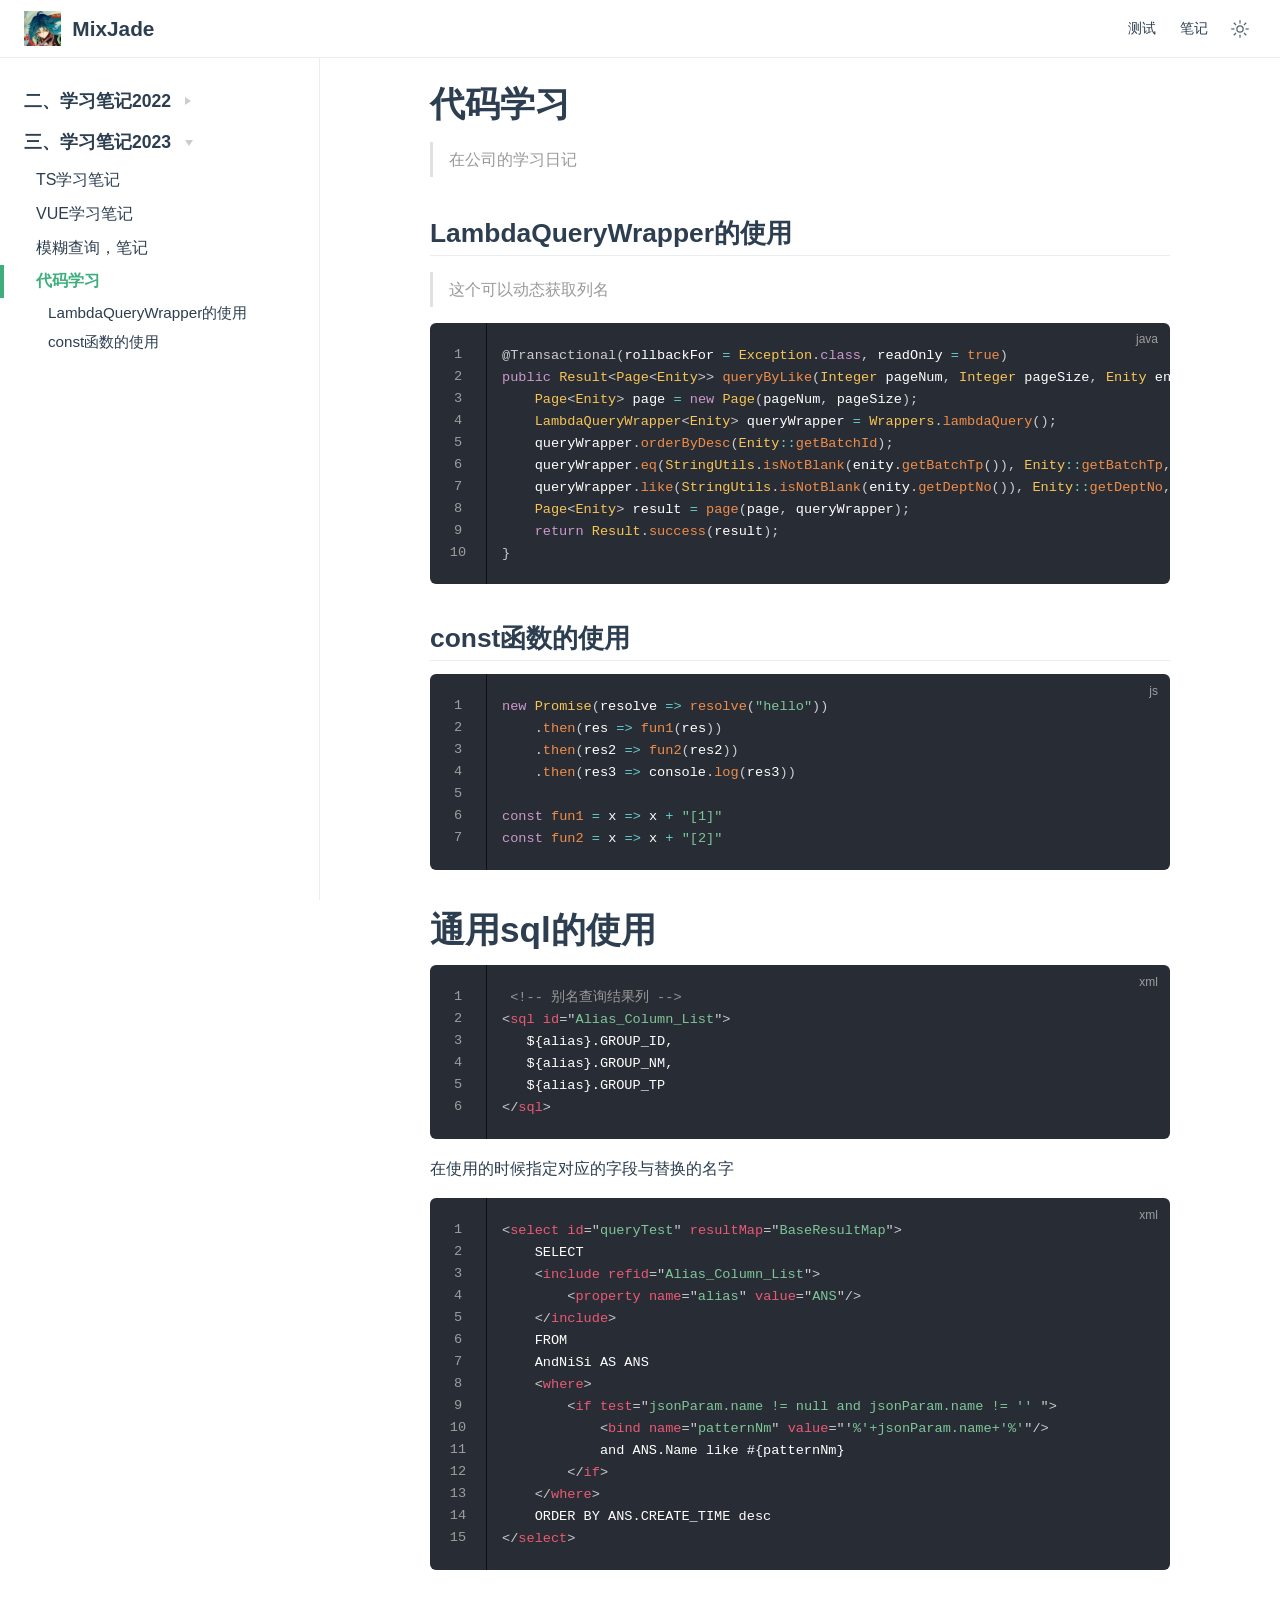
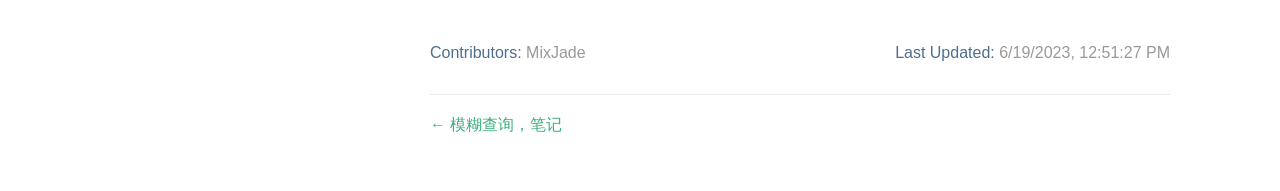
<file: note/n2023/公司代码学习笔记.html>
<!DOCTYPE html>
<html lang="zh-CN">
  <head>
    <meta charset="utf-8">
    <meta name="viewport" content="width=device-width,initial-scale=1">
    <meta name="generator" content="VuePress 2.0.0-beta.61">
    <style>
      :root {
        --c-bg: #fff;
      }
      html.dark {
        --c-bg: #22272e;
      }
      html, body {
        background-color: var(--c-bg);
      }
    </style>
    <script>
      const userMode = localStorage.getItem('vuepress-color-scheme');
			const systemDarkMode = window.matchMedia && window.matchMedia('(prefers-color-scheme: dark)').matches;
			if (userMode === 'dark' || (userMode !== 'light' && systemDarkMode)) {
				document.documentElement.classList.toggle('dark', true);
			}
    </script>
    <title>代码学习 | MixJade</title><meta name="description" content="这是我的第一个 VuePress 站点">
    <link rel="preload" href="/assets/style-f8e5cd57.css" as="style"><link rel="stylesheet" href="/assets/style-f8e5cd57.css">
    <link rel="modulepreload" href="/assets/app-d494a1bd.js"><link rel="modulepreload" href="/assets/framework-6700cb35.js"><link rel="modulepreload" href="/assets/公司代码学习笔记.html-e77d96e9.js"><link rel="modulepreload" href="/assets/公司代码学习笔记.html-ff0edd33.js"><link rel="prefetch" href="/assets/index.html-a925895d.js" as="script"><link rel="prefetch" href="/assets/Vue测试.html-58a8d243.js" as="script"><link rel="prefetch" href="/assets/测试页面.html-37fab06e.js" as="script"><link rel="prefetch" href="/assets/Git笔记.html-2a8ddfc7.js" as="script"><link rel="prefetch" href="/assets/html学习笔记.html-8171b94b.js" as="script"><link rel="prefetch" href="/assets/MdTest.html-c4b2a411.js" as="script"><link rel="prefetch" href="/assets/MyBatis笔记.html-9650539b.js" as="script"><link rel="prefetch" href="/assets/数据查表记录.html-b309cd5a.js" as="script"><link rel="prefetch" href="/assets/TS学习笔记.html-b13d50eb.js" as="script"><link rel="prefetch" href="/assets/VUE学习笔记.html-af78770c.js" as="script"><link rel="prefetch" href="/assets/模糊查询，笔记.html-31928afa.js" as="script"><link rel="prefetch" href="/assets/404.html-f9875e7b.js" as="script"><link rel="prefetch" href="/assets/index.html-bfcad957.js" as="script"><link rel="prefetch" href="/assets/Vue测试.html-fed7e8c0.js" as="script"><link rel="prefetch" href="/assets/测试页面.html-a5977d64.js" as="script"><link rel="prefetch" href="/assets/Git笔记.html-c1116f1f.js" as="script"><link rel="prefetch" href="/assets/html学习笔记.html-a3a0bb5a.js" as="script"><link rel="prefetch" href="/assets/MdTest.html-39ded7ad.js" as="script"><link rel="prefetch" href="/assets/MyBatis笔记.html-55efaefe.js" as="script"><link rel="prefetch" href="/assets/数据查表记录.html-a20d0d3e.js" as="script"><link rel="prefetch" href="/assets/TS学习笔记.html-dd6ab340.js" as="script"><link rel="prefetch" href="/assets/VUE学习笔记.html-b7846cc8.js" as="script"><link rel="prefetch" href="/assets/模糊查询，笔记.html-885ac924.js" as="script"><link rel="prefetch" href="/assets/404.html-85eb4967.js" as="script"><link rel="prefetch" href="/assets/MyHello-4eddddb2.js" as="script">
  </head>
  <body>
    <div id="app"><!--[--><div class="theme-container"><!--[--><header class="navbar"><div class="toggle-sidebar-button" title="toggle sidebar" aria-expanded="false" role="button" tabindex="0"><div class="icon" aria-hidden="true"><span></span><span></span><span></span></div></div><span><a href="/" class=""><!----><span class="site-name can-hide">MixJade</span></a></span><div class="navbar-items-wrapper" style=""><!--[--><!--]--><nav class="navbar-items can-hide"><!--[--><div class="navbar-item"><a href="/myTest/测试页面.md" class="" aria-label="测试"><!--[--><!--]--> 测试 <!--[--><!--]--></a></div><div class="navbar-item"><a href="/note/n2022/MdTest.md" class="" aria-label="笔记"><!--[--><!--]--> 笔记 <!--[--><!--]--></a></div><!--]--></nav><!--[--><!--]--><button class="toggle-color-mode-button" title="toggle color mode"><svg style="" class="icon" focusable="false" viewBox="0 0 32 32"><path d="M16 12.005a4 4 0 1 1-4 4a4.005 4.005 0 0 1 4-4m0-2a6 6 0 1 0 6 6a6 6 0 0 0-6-6z" fill="currentColor"></path><path d="M5.394 6.813l1.414-1.415l3.506 3.506L8.9 10.318z" fill="currentColor"></path><path d="M2 15.005h5v2H2z" fill="currentColor"></path><path d="M5.394 25.197L8.9 21.691l1.414 1.415l-3.506 3.505z" fill="currentColor"></path><path d="M15 25.005h2v5h-2z" fill="currentColor"></path><path d="M21.687 23.106l1.414-1.415l3.506 3.506l-1.414 1.414z" fill="currentColor"></path><path d="M25 15.005h5v2h-5z" fill="currentColor"></path><path d="M21.687 8.904l3.506-3.506l1.414 1.415l-3.506 3.505z" fill="currentColor"></path><path d="M15 2.005h2v5h-2z" fill="currentColor"></path></svg><svg style="display:none;" class="icon" focusable="false" viewBox="0 0 32 32"><path d="M13.502 5.414a15.075 15.075 0 0 0 11.594 18.194a11.113 11.113 0 0 1-7.975 3.39c-.138 0-.278.005-.418 0a11.094 11.094 0 0 1-3.2-21.584M14.98 3a1.002 1.002 0 0 0-.175.016a13.096 13.096 0 0 0 1.825 25.981c.164.006.328 0 .49 0a13.072 13.072 0 0 0 10.703-5.555a1.01 1.01 0 0 0-.783-1.565A13.08 13.08 0 0 1 15.89 4.38A1.015 1.015 0 0 0 14.98 3z" fill="currentColor"></path></svg></button><!----></div></header><!--]--><div class="sidebar-mask"></div><!--[--><aside class="sidebar"><nav class="navbar-items"><!--[--><div class="navbar-item"><a href="/myTest/测试页面.md" class="" aria-label="测试"><!--[--><!--]--> 测试 <!--[--><!--]--></a></div><div class="navbar-item"><a href="/note/n2022/MdTest.md" class="" aria-label="笔记"><!--[--><!--]--> 笔记 <!--[--><!--]--></a></div><!--]--></nav><!--[--><!--]--><ul class="sidebar-items"><!--[--><li><p tabindex="0" class="sidebar-item sidebar-heading collapsible">二、学习笔记2022 <span class="right arrow"></span></p><ul style="display:none;" class="sidebar-item-children"><!--[--><li><a href="/note/n2022/Git%E7%AC%94%E8%AE%B0.html" class="sidebar-item" aria-label="Git笔记"><!--[--><!--]--> Git笔记 <!--[--><!--]--></a><!----></li><li><a href="/note/n2022/html%E5%AD%A6%E4%B9%A0%E7%AC%94%E8%AE%B0.html" class="sidebar-item" aria-label="html学习笔记"><!--[--><!--]--> html学习笔记 <!--[--><!--]--></a><!----></li><li><a href="/note/n2022/MdTest.html" class="sidebar-item" aria-label="MdTest"><!--[--><!--]--> MdTest <!--[--><!--]--></a><!----></li><li><a href="/note/n2022/MyBatis%E7%AC%94%E8%AE%B0.html" class="sidebar-item" aria-label="Mybatis笔记"><!--[--><!--]--> Mybatis笔记 <!--[--><!--]--></a><!----></li><li><a href="/note/n2022/%E6%95%B0%E6%8D%AE%E6%9F%A5%E8%A1%A8%E8%AE%B0%E5%BD%95.html" class="sidebar-item" aria-label="数据查表记录"><!--[--><!--]--> 数据查表记录 <!--[--><!--]--></a><!----></li><!--]--></ul></li><li><p tabindex="0" class="sidebar-item sidebar-heading active collapsible">三、学习笔记2023 <span class="down arrow"></span></p><ul style="" class="sidebar-item-children"><!--[--><li><a href="/note/n2023/TS%E5%AD%A6%E4%B9%A0%E7%AC%94%E8%AE%B0.html" class="sidebar-item" aria-label="TS学习笔记"><!--[--><!--]--> TS学习笔记 <!--[--><!--]--></a><!----></li><li><a href="/note/n2023/VUE%E5%AD%A6%E4%B9%A0%E7%AC%94%E8%AE%B0.html" class="sidebar-item" aria-label="VUE学习笔记"><!--[--><!--]--> VUE学习笔记 <!--[--><!--]--></a><!----></li><li><a href="/note/n2023/%E6%A8%A1%E7%B3%8A%E6%9F%A5%E8%AF%A2%EF%BC%8C%E7%AC%94%E8%AE%B0.html" class="sidebar-item" aria-label="模糊查询，笔记"><!--[--><!--]--> 模糊查询，笔记 <!--[--><!--]--></a><!----></li><li><a aria-current="page" href="/note/n2023/%E5%85%AC%E5%8F%B8%E4%BB%A3%E7%A0%81%E5%AD%A6%E4%B9%A0%E7%AC%94%E8%AE%B0.html" class="router-link-active router-link-exact-active router-link-active sidebar-item active" aria-label="代码学习"><!--[--><!--]--> 代码学习 <!--[--><!--]--></a><ul style="" class="sidebar-item-children"><!--[--><li><a aria-current="page" href="/note/n2023/%E5%85%AC%E5%8F%B8%E4%BB%A3%E7%A0%81%E5%AD%A6%E4%B9%A0%E7%AC%94%E8%AE%B0.html#lambdaquerywrapper的使用" class="router-link-active router-link-exact-active sidebar-item" aria-label="LambdaQueryWrapper的使用"><!--[--><!--]--> LambdaQueryWrapper的使用 <!--[--><!--]--></a><!----></li><li><a aria-current="page" href="/note/n2023/%E5%85%AC%E5%8F%B8%E4%BB%A3%E7%A0%81%E5%AD%A6%E4%B9%A0%E7%AC%94%E8%AE%B0.html#const函数的使用" class="router-link-active router-link-exact-active sidebar-item" aria-label="const函数的使用"><!--[--><!--]--> const函数的使用 <!--[--><!--]--></a><!----></li><!--]--></ul></li><!--]--></ul></li><!--]--></ul><!--[--><!--]--></aside><!--]--><!--[--><main class="page"><!--[--><!--]--><div class="theme-default-content"><!--[--><!--]--><div><h1 id="代码学习" tabindex="-1"><a class="header-anchor" href="#代码学习" aria-hidden="true">#</a> 代码学习</h1><blockquote><p>在公司的学习日记</p></blockquote><h2 id="lambdaquerywrapper的使用" tabindex="-1"><a class="header-anchor" href="#lambdaquerywrapper的使用" aria-hidden="true">#</a> LambdaQueryWrapper的使用</h2><blockquote><p>这个可以动态获取列名</p></blockquote><div class="language-java line-numbers-mode" data-ext="java"><pre class="language-java"><code><span class="token annotation punctuation">@Transactional</span><span class="token punctuation">(</span>rollbackFor <span class="token operator">=</span> <span class="token class-name">Exception</span><span class="token punctuation">.</span><span class="token keyword">class</span><span class="token punctuation">,</span> readOnly <span class="token operator">=</span> <span class="token boolean">true</span><span class="token punctuation">)</span>
<span class="token keyword">public</span> <span class="token class-name">Result</span><span class="token generics"><span class="token punctuation">&lt;</span><span class="token class-name">Page</span><span class="token punctuation">&lt;</span><span class="token class-name">Enity</span><span class="token punctuation">&gt;</span><span class="token punctuation">&gt;</span></span> <span class="token function">queryByLike</span><span class="token punctuation">(</span><span class="token class-name">Integer</span> pageNum<span class="token punctuation">,</span> <span class="token class-name">Integer</span> pageSize<span class="token punctuation">,</span> <span class="token class-name">Enity</span> enity<span class="token punctuation">)</span> <span class="token punctuation">{</span>
    <span class="token class-name">Page</span><span class="token generics"><span class="token punctuation">&lt;</span><span class="token class-name">Enity</span><span class="token punctuation">&gt;</span></span> page <span class="token operator">=</span> <span class="token keyword">new</span> <span class="token class-name">Page</span><span class="token punctuation">(</span>pageNum<span class="token punctuation">,</span> pageSize<span class="token punctuation">)</span><span class="token punctuation">;</span>
    <span class="token class-name">LambdaQueryWrapper</span><span class="token generics"><span class="token punctuation">&lt;</span><span class="token class-name">Enity</span><span class="token punctuation">&gt;</span></span> queryWrapper <span class="token operator">=</span> <span class="token class-name">Wrappers</span><span class="token punctuation">.</span><span class="token function">lambdaQuery</span><span class="token punctuation">(</span><span class="token punctuation">)</span><span class="token punctuation">;</span>
    queryWrapper<span class="token punctuation">.</span><span class="token function">orderByDesc</span><span class="token punctuation">(</span><span class="token class-name">Enity</span><span class="token operator">::</span><span class="token function">getBatchId</span><span class="token punctuation">)</span><span class="token punctuation">;</span>
    queryWrapper<span class="token punctuation">.</span><span class="token function">eq</span><span class="token punctuation">(</span><span class="token class-name">StringUtils</span><span class="token punctuation">.</span><span class="token function">isNotBlank</span><span class="token punctuation">(</span>enity<span class="token punctuation">.</span><span class="token function">getBatchTp</span><span class="token punctuation">(</span><span class="token punctuation">)</span><span class="token punctuation">)</span><span class="token punctuation">,</span> <span class="token class-name">Enity</span><span class="token operator">::</span><span class="token function">getBatchTp</span><span class="token punctuation">,</span> enity<span class="token punctuation">.</span><span class="token function">getBatchTp</span><span class="token punctuation">(</span><span class="token punctuation">)</span><span class="token punctuation">)</span><span class="token punctuation">;</span>
    queryWrapper<span class="token punctuation">.</span><span class="token function">like</span><span class="token punctuation">(</span><span class="token class-name">StringUtils</span><span class="token punctuation">.</span><span class="token function">isNotBlank</span><span class="token punctuation">(</span>enity<span class="token punctuation">.</span><span class="token function">getDeptNo</span><span class="token punctuation">(</span><span class="token punctuation">)</span><span class="token punctuation">)</span><span class="token punctuation">,</span> <span class="token class-name">Enity</span><span class="token operator">::</span><span class="token function">getDeptNo</span><span class="token punctuation">,</span> enity<span class="token punctuation">.</span><span class="token function">getDeptNo</span><span class="token punctuation">(</span><span class="token punctuation">)</span><span class="token punctuation">)</span><span class="token punctuation">;</span>
    <span class="token class-name">Page</span><span class="token generics"><span class="token punctuation">&lt;</span><span class="token class-name">Enity</span><span class="token punctuation">&gt;</span></span> result <span class="token operator">=</span> <span class="token function">page</span><span class="token punctuation">(</span>page<span class="token punctuation">,</span> queryWrapper<span class="token punctuation">)</span><span class="token punctuation">;</span>
    <span class="token keyword">return</span> <span class="token class-name">Result</span><span class="token punctuation">.</span><span class="token function">success</span><span class="token punctuation">(</span>result<span class="token punctuation">)</span><span class="token punctuation">;</span>
<span class="token punctuation">}</span>
</code></pre><div class="line-numbers" aria-hidden="true"><div class="line-number"></div><div class="line-number"></div><div class="line-number"></div><div class="line-number"></div><div class="line-number"></div><div class="line-number"></div><div class="line-number"></div><div class="line-number"></div><div class="line-number"></div><div class="line-number"></div></div></div><h2 id="const函数的使用" tabindex="-1"><a class="header-anchor" href="#const函数的使用" aria-hidden="true">#</a> const函数的使用</h2><div class="language-javascript line-numbers-mode" data-ext="js"><pre class="language-javascript"><code><span class="token keyword">new</span> <span class="token class-name">Promise</span><span class="token punctuation">(</span><span class="token parameter">resolve</span> <span class="token operator">=&gt;</span> <span class="token function">resolve</span><span class="token punctuation">(</span><span class="token string">&quot;hello&quot;</span><span class="token punctuation">)</span><span class="token punctuation">)</span>
    <span class="token punctuation">.</span><span class="token function">then</span><span class="token punctuation">(</span><span class="token parameter">res</span> <span class="token operator">=&gt;</span> <span class="token function">fun1</span><span class="token punctuation">(</span>res<span class="token punctuation">)</span><span class="token punctuation">)</span>
    <span class="token punctuation">.</span><span class="token function">then</span><span class="token punctuation">(</span><span class="token parameter">res2</span> <span class="token operator">=&gt;</span> <span class="token function">fun2</span><span class="token punctuation">(</span>res2<span class="token punctuation">)</span><span class="token punctuation">)</span>
    <span class="token punctuation">.</span><span class="token function">then</span><span class="token punctuation">(</span><span class="token parameter">res3</span> <span class="token operator">=&gt;</span> console<span class="token punctuation">.</span><span class="token function">log</span><span class="token punctuation">(</span>res3<span class="token punctuation">)</span><span class="token punctuation">)</span>

<span class="token keyword">const</span> <span class="token function-variable function">fun1</span> <span class="token operator">=</span> <span class="token parameter">x</span> <span class="token operator">=&gt;</span> x <span class="token operator">+</span> <span class="token string">&quot;[1]&quot;</span>
<span class="token keyword">const</span> <span class="token function-variable function">fun2</span> <span class="token operator">=</span> <span class="token parameter">x</span> <span class="token operator">=&gt;</span> x <span class="token operator">+</span> <span class="token string">&quot;[2]&quot;</span>
</code></pre><div class="line-numbers" aria-hidden="true"><div class="line-number"></div><div class="line-number"></div><div class="line-number"></div><div class="line-number"></div><div class="line-number"></div><div class="line-number"></div><div class="line-number"></div></div></div><h1 id="通用sql的使用" tabindex="-1"><a class="header-anchor" href="#通用sql的使用" aria-hidden="true">#</a> 通用sql的使用</h1><div class="language-xml line-numbers-mode" data-ext="xml"><pre class="language-xml"><code> <span class="token comment">&lt;!-- 别名查询结果列 --&gt;</span>
<span class="token tag"><span class="token tag"><span class="token punctuation">&lt;</span>sql</span> <span class="token attr-name">id</span><span class="token attr-value"><span class="token punctuation attr-equals">=</span><span class="token punctuation">&quot;</span>Alias_Column_List<span class="token punctuation">&quot;</span></span><span class="token punctuation">&gt;</span></span> 
   ${alias}.GROUP_ID,
   ${alias}.GROUP_NM,
   ${alias}.GROUP_TP
<span class="token tag"><span class="token tag"><span class="token punctuation">&lt;/</span>sql</span><span class="token punctuation">&gt;</span></span>
</code></pre><div class="line-numbers" aria-hidden="true"><div class="line-number"></div><div class="line-number"></div><div class="line-number"></div><div class="line-number"></div><div class="line-number"></div><div class="line-number"></div></div></div><p>在使用的时候指定对应的字段与替换的名字</p><div class="language-xml line-numbers-mode" data-ext="xml"><pre class="language-xml"><code><span class="token tag"><span class="token tag"><span class="token punctuation">&lt;</span>select</span> <span class="token attr-name">id</span><span class="token attr-value"><span class="token punctuation attr-equals">=</span><span class="token punctuation">&quot;</span>queryTest<span class="token punctuation">&quot;</span></span> <span class="token attr-name">resultMap</span><span class="token attr-value"><span class="token punctuation attr-equals">=</span><span class="token punctuation">&quot;</span>BaseResultMap<span class="token punctuation">&quot;</span></span><span class="token punctuation">&gt;</span></span>
    SELECT
    <span class="token tag"><span class="token tag"><span class="token punctuation">&lt;</span>include</span> <span class="token attr-name">refid</span><span class="token attr-value"><span class="token punctuation attr-equals">=</span><span class="token punctuation">&quot;</span>Alias_Column_List<span class="token punctuation">&quot;</span></span><span class="token punctuation">&gt;</span></span>
        <span class="token tag"><span class="token tag"><span class="token punctuation">&lt;</span>property</span> <span class="token attr-name">name</span><span class="token attr-value"><span class="token punctuation attr-equals">=</span><span class="token punctuation">&quot;</span>alias<span class="token punctuation">&quot;</span></span> <span class="token attr-name">value</span><span class="token attr-value"><span class="token punctuation attr-equals">=</span><span class="token punctuation">&quot;</span>ANS<span class="token punctuation">&quot;</span></span><span class="token punctuation">/&gt;</span></span>
    <span class="token tag"><span class="token tag"><span class="token punctuation">&lt;/</span>include</span><span class="token punctuation">&gt;</span></span>
    FROM
    AndNiSi AS ANS
    <span class="token tag"><span class="token tag"><span class="token punctuation">&lt;</span>where</span><span class="token punctuation">&gt;</span></span>
        <span class="token tag"><span class="token tag"><span class="token punctuation">&lt;</span>if</span> <span class="token attr-name">test</span><span class="token attr-value"><span class="token punctuation attr-equals">=</span><span class="token punctuation">&quot;</span>jsonParam.name != null and jsonParam.name != &#39;&#39; <span class="token punctuation">&quot;</span></span><span class="token punctuation">&gt;</span></span>
            <span class="token tag"><span class="token tag"><span class="token punctuation">&lt;</span>bind</span> <span class="token attr-name">name</span><span class="token attr-value"><span class="token punctuation attr-equals">=</span><span class="token punctuation">&quot;</span>patternNm<span class="token punctuation">&quot;</span></span> <span class="token attr-name">value</span><span class="token attr-value"><span class="token punctuation attr-equals">=</span><span class="token punctuation">&quot;</span><span class="token punctuation">&#39;</span>%&#39;+jsonParam.name+&#39;%&#39;<span class="token punctuation">&quot;</span></span><span class="token punctuation">/&gt;</span></span>
            and ANS.Name like #{patternNm}
        <span class="token tag"><span class="token tag"><span class="token punctuation">&lt;/</span>if</span><span class="token punctuation">&gt;</span></span>
    <span class="token tag"><span class="token tag"><span class="token punctuation">&lt;/</span>where</span><span class="token punctuation">&gt;</span></span>
    ORDER BY ANS.CREATE_TIME desc
<span class="token tag"><span class="token tag"><span class="token punctuation">&lt;/</span>select</span><span class="token punctuation">&gt;</span></span>
</code></pre><div class="line-numbers" aria-hidden="true"><div class="line-number"></div><div class="line-number"></div><div class="line-number"></div><div class="line-number"></div><div class="line-number"></div><div class="line-number"></div><div class="line-number"></div><div class="line-number"></div><div class="line-number"></div><div class="line-number"></div><div class="line-number"></div><div class="line-number"></div><div class="line-number"></div><div class="line-number"></div><div class="line-number"></div></div></div></div><!--[--><!--]--></div><footer class="page-meta"><!----><div class="meta-item last-updated"><span class="meta-item-label">Last Updated: </span><!----></div><div class="meta-item contributors"><span class="meta-item-label">Contributors: </span><span class="meta-item-info"><!--[--><!--[--><span class="contributor" title="email: 1114185977@qq.com">MixJade</span><!----><!--]--><!--]--></span></div></footer><nav class="page-nav"><p class="inner"><span class="prev"><a href="/note/n2023/%E6%A8%A1%E7%B3%8A%E6%9F%A5%E8%AF%A2%EF%BC%8C%E7%AC%94%E8%AE%B0.html" class="" aria-label="模糊查询，笔记"><!--[--><!--]--> 模糊查询，笔记 <!--[--><!--]--></a></span><!----></p></nav><!--[--><!--]--></main><!--]--></div><!----><!--]--></div>
    <script type="module" src="/assets/app-d494a1bd.js" defer></script>
  </body>
</html>
</file>
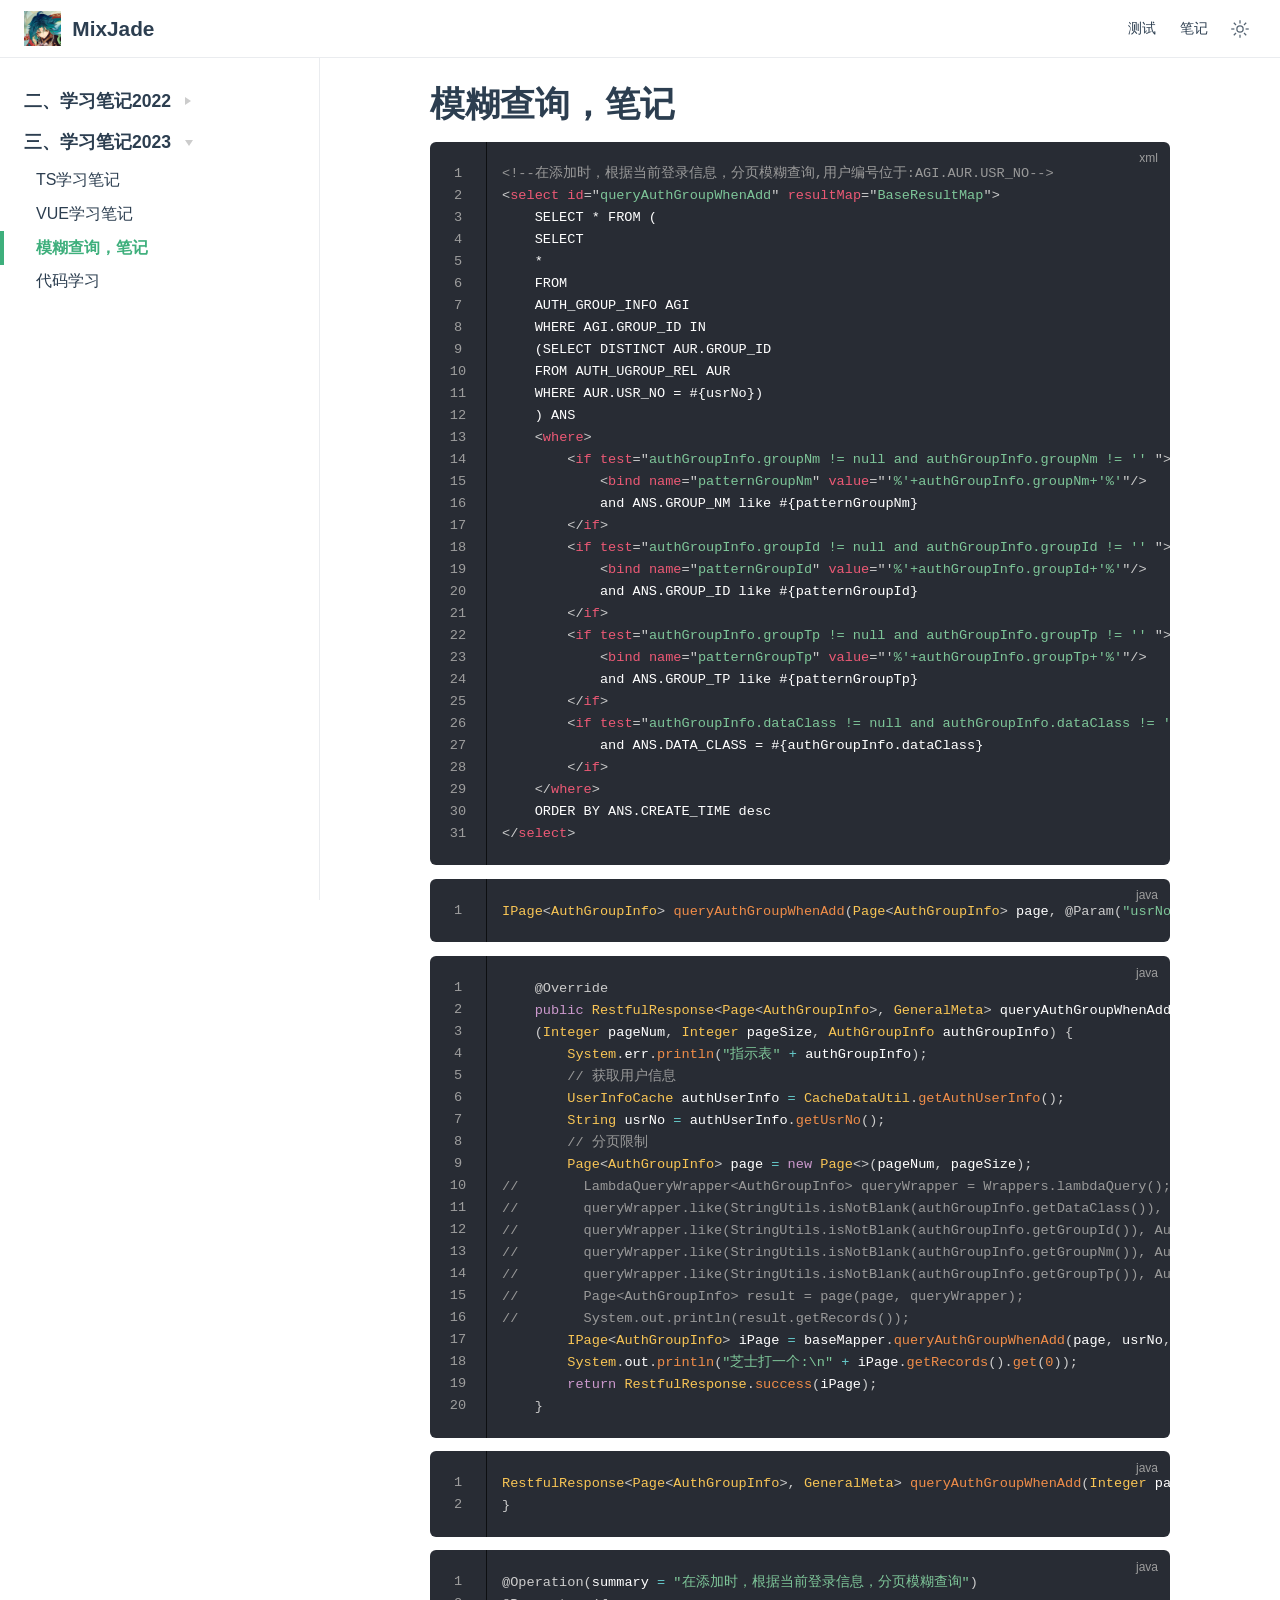
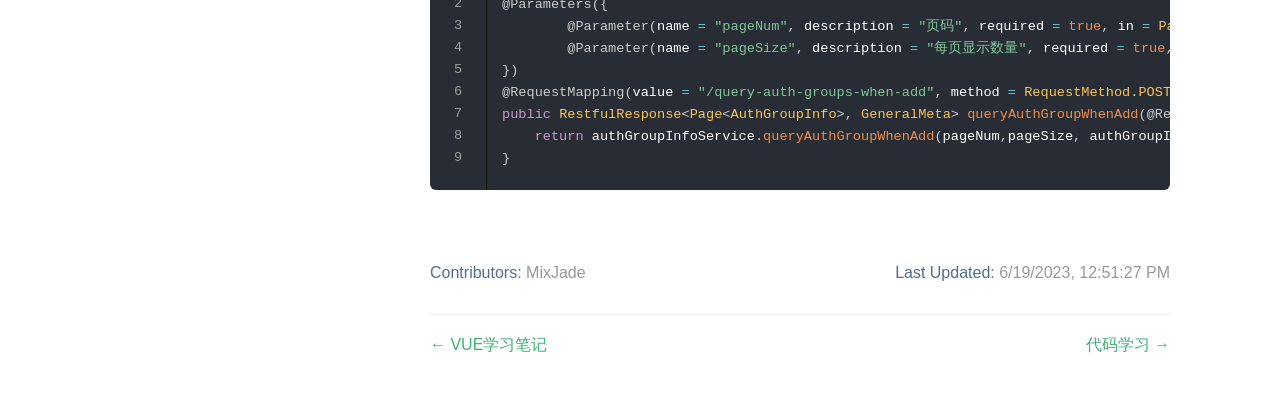
<file: note/n2023/模糊查询，笔记.html>
<!DOCTYPE html>
<html lang="zh-CN">
  <head>
    <meta charset="utf-8">
    <meta name="viewport" content="width=device-width,initial-scale=1">
    <meta name="generator" content="VuePress 2.0.0-beta.61">
    <style>
      :root {
        --c-bg: #fff;
      }
      html.dark {
        --c-bg: #22272e;
      }
      html, body {
        background-color: var(--c-bg);
      }
    </style>
    <script>
      const userMode = localStorage.getItem('vuepress-color-scheme');
			const systemDarkMode = window.matchMedia && window.matchMedia('(prefers-color-scheme: dark)').matches;
			if (userMode === 'dark' || (userMode !== 'light' && systemDarkMode)) {
				document.documentElement.classList.toggle('dark', true);
			}
    </script>
    <title>模糊查询，笔记 | MixJade</title><meta name="description" content="这是我的第一个 VuePress 站点">
    <link rel="preload" href="/assets/style-f8e5cd57.css" as="style"><link rel="stylesheet" href="/assets/style-f8e5cd57.css">
    <link rel="modulepreload" href="/assets/app-d494a1bd.js"><link rel="modulepreload" href="/assets/framework-6700cb35.js"><link rel="modulepreload" href="/assets/模糊查询，笔记.html-885ac924.js"><link rel="modulepreload" href="/assets/模糊查询，笔记.html-31928afa.js"><link rel="prefetch" href="/assets/index.html-a925895d.js" as="script"><link rel="prefetch" href="/assets/Vue测试.html-58a8d243.js" as="script"><link rel="prefetch" href="/assets/测试页面.html-37fab06e.js" as="script"><link rel="prefetch" href="/assets/Git笔记.html-2a8ddfc7.js" as="script"><link rel="prefetch" href="/assets/html学习笔记.html-8171b94b.js" as="script"><link rel="prefetch" href="/assets/MdTest.html-c4b2a411.js" as="script"><link rel="prefetch" href="/assets/MyBatis笔记.html-9650539b.js" as="script"><link rel="prefetch" href="/assets/数据查表记录.html-b309cd5a.js" as="script"><link rel="prefetch" href="/assets/TS学习笔记.html-b13d50eb.js" as="script"><link rel="prefetch" href="/assets/VUE学习笔记.html-af78770c.js" as="script"><link rel="prefetch" href="/assets/公司代码学习笔记.html-ff0edd33.js" as="script"><link rel="prefetch" href="/assets/404.html-f9875e7b.js" as="script"><link rel="prefetch" href="/assets/index.html-bfcad957.js" as="script"><link rel="prefetch" href="/assets/Vue测试.html-fed7e8c0.js" as="script"><link rel="prefetch" href="/assets/测试页面.html-a5977d64.js" as="script"><link rel="prefetch" href="/assets/Git笔记.html-c1116f1f.js" as="script"><link rel="prefetch" href="/assets/html学习笔记.html-a3a0bb5a.js" as="script"><link rel="prefetch" href="/assets/MdTest.html-39ded7ad.js" as="script"><link rel="prefetch" href="/assets/MyBatis笔记.html-55efaefe.js" as="script"><link rel="prefetch" href="/assets/数据查表记录.html-a20d0d3e.js" as="script"><link rel="prefetch" href="/assets/TS学习笔记.html-dd6ab340.js" as="script"><link rel="prefetch" href="/assets/VUE学习笔记.html-b7846cc8.js" as="script"><link rel="prefetch" href="/assets/公司代码学习笔记.html-e77d96e9.js" as="script"><link rel="prefetch" href="/assets/404.html-85eb4967.js" as="script"><link rel="prefetch" href="/assets/MyHello-4eddddb2.js" as="script">
  </head>
  <body>
    <div id="app"><!--[--><div class="theme-container"><!--[--><header class="navbar"><div class="toggle-sidebar-button" title="toggle sidebar" aria-expanded="false" role="button" tabindex="0"><div class="icon" aria-hidden="true"><span></span><span></span><span></span></div></div><span><a href="/" class=""><!----><span class="site-name can-hide">MixJade</span></a></span><div class="navbar-items-wrapper" style=""><!--[--><!--]--><nav class="navbar-items can-hide"><!--[--><div class="navbar-item"><a href="/myTest/测试页面.md" class="" aria-label="测试"><!--[--><!--]--> 测试 <!--[--><!--]--></a></div><div class="navbar-item"><a href="/note/n2022/MdTest.md" class="" aria-label="笔记"><!--[--><!--]--> 笔记 <!--[--><!--]--></a></div><!--]--></nav><!--[--><!--]--><button class="toggle-color-mode-button" title="toggle color mode"><svg style="" class="icon" focusable="false" viewBox="0 0 32 32"><path d="M16 12.005a4 4 0 1 1-4 4a4.005 4.005 0 0 1 4-4m0-2a6 6 0 1 0 6 6a6 6 0 0 0-6-6z" fill="currentColor"></path><path d="M5.394 6.813l1.414-1.415l3.506 3.506L8.9 10.318z" fill="currentColor"></path><path d="M2 15.005h5v2H2z" fill="currentColor"></path><path d="M5.394 25.197L8.9 21.691l1.414 1.415l-3.506 3.505z" fill="currentColor"></path><path d="M15 25.005h2v5h-2z" fill="currentColor"></path><path d="M21.687 23.106l1.414-1.415l3.506 3.506l-1.414 1.414z" fill="currentColor"></path><path d="M25 15.005h5v2h-5z" fill="currentColor"></path><path d="M21.687 8.904l3.506-3.506l1.414 1.415l-3.506 3.505z" fill="currentColor"></path><path d="M15 2.005h2v5h-2z" fill="currentColor"></path></svg><svg style="display:none;" class="icon" focusable="false" viewBox="0 0 32 32"><path d="M13.502 5.414a15.075 15.075 0 0 0 11.594 18.194a11.113 11.113 0 0 1-7.975 3.39c-.138 0-.278.005-.418 0a11.094 11.094 0 0 1-3.2-21.584M14.98 3a1.002 1.002 0 0 0-.175.016a13.096 13.096 0 0 0 1.825 25.981c.164.006.328 0 .49 0a13.072 13.072 0 0 0 10.703-5.555a1.01 1.01 0 0 0-.783-1.565A13.08 13.08 0 0 1 15.89 4.38A1.015 1.015 0 0 0 14.98 3z" fill="currentColor"></path></svg></button><!----></div></header><!--]--><div class="sidebar-mask"></div><!--[--><aside class="sidebar"><nav class="navbar-items"><!--[--><div class="navbar-item"><a href="/myTest/测试页面.md" class="" aria-label="测试"><!--[--><!--]--> 测试 <!--[--><!--]--></a></div><div class="navbar-item"><a href="/note/n2022/MdTest.md" class="" aria-label="笔记"><!--[--><!--]--> 笔记 <!--[--><!--]--></a></div><!--]--></nav><!--[--><!--]--><ul class="sidebar-items"><!--[--><li><p tabindex="0" class="sidebar-item sidebar-heading collapsible">二、学习笔记2022 <span class="right arrow"></span></p><ul style="display:none;" class="sidebar-item-children"><!--[--><li><a href="/note/n2022/Git%E7%AC%94%E8%AE%B0.html" class="sidebar-item" aria-label="Git笔记"><!--[--><!--]--> Git笔记 <!--[--><!--]--></a><!----></li><li><a href="/note/n2022/html%E5%AD%A6%E4%B9%A0%E7%AC%94%E8%AE%B0.html" class="sidebar-item" aria-label="html学习笔记"><!--[--><!--]--> html学习笔记 <!--[--><!--]--></a><!----></li><li><a href="/note/n2022/MdTest.html" class="sidebar-item" aria-label="MdTest"><!--[--><!--]--> MdTest <!--[--><!--]--></a><!----></li><li><a href="/note/n2022/MyBatis%E7%AC%94%E8%AE%B0.html" class="sidebar-item" aria-label="Mybatis笔记"><!--[--><!--]--> Mybatis笔记 <!--[--><!--]--></a><!----></li><li><a href="/note/n2022/%E6%95%B0%E6%8D%AE%E6%9F%A5%E8%A1%A8%E8%AE%B0%E5%BD%95.html" class="sidebar-item" aria-label="数据查表记录"><!--[--><!--]--> 数据查表记录 <!--[--><!--]--></a><!----></li><!--]--></ul></li><li><p tabindex="0" class="sidebar-item sidebar-heading active collapsible">三、学习笔记2023 <span class="down arrow"></span></p><ul style="" class="sidebar-item-children"><!--[--><li><a href="/note/n2023/TS%E5%AD%A6%E4%B9%A0%E7%AC%94%E8%AE%B0.html" class="sidebar-item" aria-label="TS学习笔记"><!--[--><!--]--> TS学习笔记 <!--[--><!--]--></a><!----></li><li><a href="/note/n2023/VUE%E5%AD%A6%E4%B9%A0%E7%AC%94%E8%AE%B0.html" class="sidebar-item" aria-label="VUE学习笔记"><!--[--><!--]--> VUE学习笔记 <!--[--><!--]--></a><!----></li><li><a aria-current="page" href="/note/n2023/%E6%A8%A1%E7%B3%8A%E6%9F%A5%E8%AF%A2%EF%BC%8C%E7%AC%94%E8%AE%B0.html" class="router-link-active router-link-exact-active router-link-active sidebar-item active" aria-label="模糊查询，笔记"><!--[--><!--]--> 模糊查询，笔记 <!--[--><!--]--></a><!----></li><li><a href="/note/n2023/%E5%85%AC%E5%8F%B8%E4%BB%A3%E7%A0%81%E5%AD%A6%E4%B9%A0%E7%AC%94%E8%AE%B0.html" class="sidebar-item" aria-label="代码学习"><!--[--><!--]--> 代码学习 <!--[--><!--]--></a><!----></li><!--]--></ul></li><!--]--></ul><!--[--><!--]--></aside><!--]--><!--[--><main class="page"><!--[--><!--]--><div class="theme-default-content"><!--[--><!--]--><div><h1 id="模糊查询-笔记" tabindex="-1"><a class="header-anchor" href="#模糊查询-笔记" aria-hidden="true">#</a> 模糊查询，笔记</h1><div class="language-xml line-numbers-mode" data-ext="xml"><pre class="language-xml"><code><span class="token comment">&lt;!--在添加时，根据当前登录信息，分页模糊查询,用户编号位于:AGI.AUR.USR_NO--&gt;</span>
<span class="token tag"><span class="token tag"><span class="token punctuation">&lt;</span>select</span> <span class="token attr-name">id</span><span class="token attr-value"><span class="token punctuation attr-equals">=</span><span class="token punctuation">&quot;</span>queryAuthGroupWhenAdd<span class="token punctuation">&quot;</span></span> <span class="token attr-name">resultMap</span><span class="token attr-value"><span class="token punctuation attr-equals">=</span><span class="token punctuation">&quot;</span>BaseResultMap<span class="token punctuation">&quot;</span></span><span class="token punctuation">&gt;</span></span>
    SELECT * FROM (
    SELECT
    *
    FROM
    AUTH_GROUP_INFO AGI
    WHERE AGI.GROUP_ID IN
    (SELECT DISTINCT AUR.GROUP_ID
    FROM AUTH_UGROUP_REL AUR
    WHERE AUR.USR_NO = #{usrNo})
    ) ANS
    <span class="token tag"><span class="token tag"><span class="token punctuation">&lt;</span>where</span><span class="token punctuation">&gt;</span></span>
        <span class="token tag"><span class="token tag"><span class="token punctuation">&lt;</span>if</span> <span class="token attr-name">test</span><span class="token attr-value"><span class="token punctuation attr-equals">=</span><span class="token punctuation">&quot;</span>authGroupInfo.groupNm != null and authGroupInfo.groupNm != &#39;&#39; <span class="token punctuation">&quot;</span></span><span class="token punctuation">&gt;</span></span>
            <span class="token tag"><span class="token tag"><span class="token punctuation">&lt;</span>bind</span> <span class="token attr-name">name</span><span class="token attr-value"><span class="token punctuation attr-equals">=</span><span class="token punctuation">&quot;</span>patternGroupNm<span class="token punctuation">&quot;</span></span> <span class="token attr-name">value</span><span class="token attr-value"><span class="token punctuation attr-equals">=</span><span class="token punctuation">&quot;</span><span class="token punctuation">&#39;</span>%&#39;+authGroupInfo.groupNm+&#39;%&#39;<span class="token punctuation">&quot;</span></span><span class="token punctuation">/&gt;</span></span>
            and ANS.GROUP_NM like #{patternGroupNm}
        <span class="token tag"><span class="token tag"><span class="token punctuation">&lt;/</span>if</span><span class="token punctuation">&gt;</span></span>
        <span class="token tag"><span class="token tag"><span class="token punctuation">&lt;</span>if</span> <span class="token attr-name">test</span><span class="token attr-value"><span class="token punctuation attr-equals">=</span><span class="token punctuation">&quot;</span>authGroupInfo.groupId != null and authGroupInfo.groupId != &#39;&#39; <span class="token punctuation">&quot;</span></span><span class="token punctuation">&gt;</span></span>
            <span class="token tag"><span class="token tag"><span class="token punctuation">&lt;</span>bind</span> <span class="token attr-name">name</span><span class="token attr-value"><span class="token punctuation attr-equals">=</span><span class="token punctuation">&quot;</span>patternGroupId<span class="token punctuation">&quot;</span></span> <span class="token attr-name">value</span><span class="token attr-value"><span class="token punctuation attr-equals">=</span><span class="token punctuation">&quot;</span><span class="token punctuation">&#39;</span>%&#39;+authGroupInfo.groupId+&#39;%&#39;<span class="token punctuation">&quot;</span></span><span class="token punctuation">/&gt;</span></span>
            and ANS.GROUP_ID like #{patternGroupId}
        <span class="token tag"><span class="token tag"><span class="token punctuation">&lt;/</span>if</span><span class="token punctuation">&gt;</span></span>
        <span class="token tag"><span class="token tag"><span class="token punctuation">&lt;</span>if</span> <span class="token attr-name">test</span><span class="token attr-value"><span class="token punctuation attr-equals">=</span><span class="token punctuation">&quot;</span>authGroupInfo.groupTp != null and authGroupInfo.groupTp != &#39;&#39; <span class="token punctuation">&quot;</span></span><span class="token punctuation">&gt;</span></span>
            <span class="token tag"><span class="token tag"><span class="token punctuation">&lt;</span>bind</span> <span class="token attr-name">name</span><span class="token attr-value"><span class="token punctuation attr-equals">=</span><span class="token punctuation">&quot;</span>patternGroupTp<span class="token punctuation">&quot;</span></span> <span class="token attr-name">value</span><span class="token attr-value"><span class="token punctuation attr-equals">=</span><span class="token punctuation">&quot;</span><span class="token punctuation">&#39;</span>%&#39;+authGroupInfo.groupTp+&#39;%&#39;<span class="token punctuation">&quot;</span></span><span class="token punctuation">/&gt;</span></span>
            and ANS.GROUP_TP like #{patternGroupTp}
        <span class="token tag"><span class="token tag"><span class="token punctuation">&lt;/</span>if</span><span class="token punctuation">&gt;</span></span>
        <span class="token tag"><span class="token tag"><span class="token punctuation">&lt;</span>if</span> <span class="token attr-name">test</span><span class="token attr-value"><span class="token punctuation attr-equals">=</span><span class="token punctuation">&quot;</span>authGroupInfo.dataClass != null and authGroupInfo.dataClass != &#39;&#39; <span class="token punctuation">&quot;</span></span><span class="token punctuation">&gt;</span></span>
            and ANS.DATA_CLASS = #{authGroupInfo.dataClass}
        <span class="token tag"><span class="token tag"><span class="token punctuation">&lt;/</span>if</span><span class="token punctuation">&gt;</span></span>
    <span class="token tag"><span class="token tag"><span class="token punctuation">&lt;/</span>where</span><span class="token punctuation">&gt;</span></span>
    ORDER BY ANS.CREATE_TIME desc
<span class="token tag"><span class="token tag"><span class="token punctuation">&lt;/</span>select</span><span class="token punctuation">&gt;</span></span>
</code></pre><div class="line-numbers" aria-hidden="true"><div class="line-number"></div><div class="line-number"></div><div class="line-number"></div><div class="line-number"></div><div class="line-number"></div><div class="line-number"></div><div class="line-number"></div><div class="line-number"></div><div class="line-number"></div><div class="line-number"></div><div class="line-number"></div><div class="line-number"></div><div class="line-number"></div><div class="line-number"></div><div class="line-number"></div><div class="line-number"></div><div class="line-number"></div><div class="line-number"></div><div class="line-number"></div><div class="line-number"></div><div class="line-number"></div><div class="line-number"></div><div class="line-number"></div><div class="line-number"></div><div class="line-number"></div><div class="line-number"></div><div class="line-number"></div><div class="line-number"></div><div class="line-number"></div><div class="line-number"></div><div class="line-number"></div></div></div><div class="language-java line-numbers-mode" data-ext="java"><pre class="language-java"><code><span class="token class-name">IPage</span><span class="token generics"><span class="token punctuation">&lt;</span><span class="token class-name">AuthGroupInfo</span><span class="token punctuation">&gt;</span></span> <span class="token function">queryAuthGroupWhenAdd</span><span class="token punctuation">(</span><span class="token class-name">Page</span><span class="token generics"><span class="token punctuation">&lt;</span><span class="token class-name">AuthGroupInfo</span><span class="token punctuation">&gt;</span></span> page<span class="token punctuation">,</span> <span class="token annotation punctuation">@Param</span><span class="token punctuation">(</span><span class="token string">&quot;usrNo&quot;</span><span class="token punctuation">)</span> <span class="token class-name">String</span> usrNo<span class="token punctuation">,</span> <span class="token annotation punctuation">@Param</span><span class="token punctuation">(</span><span class="token string">&quot;authGroupInfo&quot;</span><span class="token punctuation">)</span> <span class="token class-name">AuthGroupInfo</span> authGroupInfo<span class="token punctuation">)</span><span class="token punctuation">;</span>
</code></pre><div class="line-numbers" aria-hidden="true"><div class="line-number"></div></div></div><div class="language-java line-numbers-mode" data-ext="java"><pre class="language-java"><code>    <span class="token annotation punctuation">@Override</span>
    <span class="token keyword">public</span> <span class="token class-name">RestfulResponse</span><span class="token generics"><span class="token punctuation">&lt;</span><span class="token class-name">Page</span><span class="token punctuation">&lt;</span><span class="token class-name">AuthGroupInfo</span><span class="token punctuation">&gt;</span><span class="token punctuation">,</span> <span class="token class-name">GeneralMeta</span><span class="token punctuation">&gt;</span></span> queryAuthGroupWhenAdd
    <span class="token punctuation">(</span><span class="token class-name">Integer</span> pageNum<span class="token punctuation">,</span> <span class="token class-name">Integer</span> pageSize<span class="token punctuation">,</span> <span class="token class-name">AuthGroupInfo</span> authGroupInfo<span class="token punctuation">)</span> <span class="token punctuation">{</span>
        <span class="token class-name">System</span><span class="token punctuation">.</span>err<span class="token punctuation">.</span><span class="token function">println</span><span class="token punctuation">(</span><span class="token string">&quot;指示表&quot;</span> <span class="token operator">+</span> authGroupInfo<span class="token punctuation">)</span><span class="token punctuation">;</span>
        <span class="token comment">// 获取用户信息</span>
        <span class="token class-name">UserInfoCache</span> authUserInfo <span class="token operator">=</span> <span class="token class-name">CacheDataUtil</span><span class="token punctuation">.</span><span class="token function">getAuthUserInfo</span><span class="token punctuation">(</span><span class="token punctuation">)</span><span class="token punctuation">;</span>
        <span class="token class-name">String</span> usrNo <span class="token operator">=</span> authUserInfo<span class="token punctuation">.</span><span class="token function">getUsrNo</span><span class="token punctuation">(</span><span class="token punctuation">)</span><span class="token punctuation">;</span>
        <span class="token comment">// 分页限制</span>
        <span class="token class-name">Page</span><span class="token generics"><span class="token punctuation">&lt;</span><span class="token class-name">AuthGroupInfo</span><span class="token punctuation">&gt;</span></span> page <span class="token operator">=</span> <span class="token keyword">new</span> <span class="token class-name">Page</span><span class="token generics"><span class="token punctuation">&lt;</span><span class="token punctuation">&gt;</span></span><span class="token punctuation">(</span>pageNum<span class="token punctuation">,</span> pageSize<span class="token punctuation">)</span><span class="token punctuation">;</span>
<span class="token comment">//        LambdaQueryWrapper&lt;AuthGroupInfo&gt; queryWrapper = Wrappers.lambdaQuery();</span>
<span class="token comment">//        queryWrapper.like(StringUtils.isNotBlank(authGroupInfo.getDataClass()), AuthGroupInfo::getDataClass, authGroupInfo.getDataClass());</span>
<span class="token comment">//        queryWrapper.like(StringUtils.isNotBlank(authGroupInfo.getGroupId()), AuthGroupInfo::getGroupId, authGroupInfo.getGroupId());</span>
<span class="token comment">//        queryWrapper.like(StringUtils.isNotBlank(authGroupInfo.getGroupNm()), AuthGroupInfo::getGroupNm, authGroupInfo.getGroupNm());</span>
<span class="token comment">//        queryWrapper.like(StringUtils.isNotBlank(authGroupInfo.getGroupTp()), AuthGroupInfo::getGroupTp, authGroupInfo.getGroupTp());</span>
<span class="token comment">//        Page&lt;AuthGroupInfo&gt; result = page(page, queryWrapper);</span>
<span class="token comment">//        System.out.println(result.getRecords());</span>
        <span class="token class-name">IPage</span><span class="token generics"><span class="token punctuation">&lt;</span><span class="token class-name">AuthGroupInfo</span><span class="token punctuation">&gt;</span></span> iPage <span class="token operator">=</span> baseMapper<span class="token punctuation">.</span><span class="token function">queryAuthGroupWhenAdd</span><span class="token punctuation">(</span>page<span class="token punctuation">,</span> usrNo<span class="token punctuation">,</span> authGroupInfo<span class="token punctuation">)</span><span class="token punctuation">;</span>
        <span class="token class-name">System</span><span class="token punctuation">.</span>out<span class="token punctuation">.</span><span class="token function">println</span><span class="token punctuation">(</span><span class="token string">&quot;芝士打一个:\n&quot;</span> <span class="token operator">+</span> iPage<span class="token punctuation">.</span><span class="token function">getRecords</span><span class="token punctuation">(</span><span class="token punctuation">)</span><span class="token punctuation">.</span><span class="token function">get</span><span class="token punctuation">(</span><span class="token number">0</span><span class="token punctuation">)</span><span class="token punctuation">)</span><span class="token punctuation">;</span>
        <span class="token keyword">return</span> <span class="token class-name">RestfulResponse</span><span class="token punctuation">.</span><span class="token function">success</span><span class="token punctuation">(</span>iPage<span class="token punctuation">)</span><span class="token punctuation">;</span>
    <span class="token punctuation">}</span>
</code></pre><div class="line-numbers" aria-hidden="true"><div class="line-number"></div><div class="line-number"></div><div class="line-number"></div><div class="line-number"></div><div class="line-number"></div><div class="line-number"></div><div class="line-number"></div><div class="line-number"></div><div class="line-number"></div><div class="line-number"></div><div class="line-number"></div><div class="line-number"></div><div class="line-number"></div><div class="line-number"></div><div class="line-number"></div><div class="line-number"></div><div class="line-number"></div><div class="line-number"></div><div class="line-number"></div><div class="line-number"></div></div></div><div class="language-java line-numbers-mode" data-ext="java"><pre class="language-java"><code><span class="token class-name">RestfulResponse</span><span class="token generics"><span class="token punctuation">&lt;</span><span class="token class-name">Page</span><span class="token punctuation">&lt;</span><span class="token class-name">AuthGroupInfo</span><span class="token punctuation">&gt;</span><span class="token punctuation">,</span> <span class="token class-name">GeneralMeta</span><span class="token punctuation">&gt;</span></span> <span class="token function">queryAuthGroupWhenAdd</span><span class="token punctuation">(</span><span class="token class-name">Integer</span> pageNum<span class="token punctuation">,</span> <span class="token class-name">Integer</span> pageSize<span class="token punctuation">,</span> <span class="token class-name">AuthGroupInfo</span> authGroupInfo<span class="token punctuation">)</span><span class="token punctuation">;</span>
<span class="token punctuation">}</span>
</code></pre><div class="line-numbers" aria-hidden="true"><div class="line-number"></div><div class="line-number"></div></div></div><div class="language-java line-numbers-mode" data-ext="java"><pre class="language-java"><code><span class="token annotation punctuation">@Operation</span><span class="token punctuation">(</span>summary <span class="token operator">=</span> <span class="token string">&quot;在添加时，根据当前登录信息，分页模糊查询&quot;</span><span class="token punctuation">)</span>
<span class="token annotation punctuation">@Parameters</span><span class="token punctuation">(</span><span class="token punctuation">{</span>
        <span class="token annotation punctuation">@Parameter</span><span class="token punctuation">(</span>name <span class="token operator">=</span> <span class="token string">&quot;pageNum&quot;</span><span class="token punctuation">,</span> description <span class="token operator">=</span> <span class="token string">&quot;页码&quot;</span><span class="token punctuation">,</span> required <span class="token operator">=</span> <span class="token boolean">true</span><span class="token punctuation">,</span> in <span class="token operator">=</span> <span class="token class-name">ParameterIn</span><span class="token punctuation">.</span><span class="token constant">QUERY</span><span class="token punctuation">)</span><span class="token punctuation">,</span>
        <span class="token annotation punctuation">@Parameter</span><span class="token punctuation">(</span>name <span class="token operator">=</span> <span class="token string">&quot;pageSize&quot;</span><span class="token punctuation">,</span> description <span class="token operator">=</span> <span class="token string">&quot;每页显示数量&quot;</span><span class="token punctuation">,</span> required <span class="token operator">=</span> <span class="token boolean">true</span><span class="token punctuation">,</span> in <span class="token operator">=</span> <span class="token class-name">ParameterIn</span><span class="token punctuation">.</span><span class="token constant">QUERY</span><span class="token punctuation">)</span>
<span class="token punctuation">}</span><span class="token punctuation">)</span>
<span class="token annotation punctuation">@RequestMapping</span><span class="token punctuation">(</span>value <span class="token operator">=</span> <span class="token string">&quot;/query-auth-groups-when-add&quot;</span><span class="token punctuation">,</span> method <span class="token operator">=</span> <span class="token class-name">RequestMethod</span><span class="token punctuation">.</span><span class="token constant">POST</span><span class="token punctuation">)</span>
<span class="token keyword">public</span> <span class="token class-name">RestfulResponse</span><span class="token generics"><span class="token punctuation">&lt;</span><span class="token class-name">Page</span><span class="token punctuation">&lt;</span><span class="token class-name">AuthGroupInfo</span><span class="token punctuation">&gt;</span><span class="token punctuation">,</span> <span class="token class-name">GeneralMeta</span><span class="token punctuation">&gt;</span></span> <span class="token function">queryAuthGroupWhenAdd</span><span class="token punctuation">(</span><span class="token annotation punctuation">@RequestParam</span> <span class="token annotation punctuation">@Min</span><span class="token punctuation">(</span><span class="token number">1</span><span class="token punctuation">)</span> <span class="token class-name">Integer</span> pageNum<span class="token punctuation">,</span> <span class="token annotation punctuation">@RequestParam</span> <span class="token annotation punctuation">@Min</span><span class="token punctuation">(</span><span class="token number">1</span><span class="token punctuation">)</span> <span class="token class-name">Integer</span> pageSize<span class="token punctuation">,</span><span class="token annotation punctuation">@RequestBody</span> <span class="token class-name">AuthGroupInfo</span> authGroupInfo<span class="token punctuation">)</span> <span class="token punctuation">{</span>
    <span class="token keyword">return</span> authGroupInfoService<span class="token punctuation">.</span><span class="token function">queryAuthGroupWhenAdd</span><span class="token punctuation">(</span>pageNum<span class="token punctuation">,</span>pageSize<span class="token punctuation">,</span> authGroupInfo<span class="token punctuation">)</span><span class="token punctuation">;</span>
<span class="token punctuation">}</span>
</code></pre><div class="line-numbers" aria-hidden="true"><div class="line-number"></div><div class="line-number"></div><div class="line-number"></div><div class="line-number"></div><div class="line-number"></div><div class="line-number"></div><div class="line-number"></div><div class="line-number"></div><div class="line-number"></div></div></div></div><!--[--><!--]--></div><footer class="page-meta"><!----><div class="meta-item last-updated"><span class="meta-item-label">Last Updated: </span><!----></div><div class="meta-item contributors"><span class="meta-item-label">Contributors: </span><span class="meta-item-info"><!--[--><!--[--><span class="contributor" title="email: 1114185977@qq.com">MixJade</span><!----><!--]--><!--]--></span></div></footer><nav class="page-nav"><p class="inner"><span class="prev"><a href="/note/n2023/VUE%E5%AD%A6%E4%B9%A0%E7%AC%94%E8%AE%B0.html" class="" aria-label="VUE学习笔记"><!--[--><!--]--> VUE学习笔记 <!--[--><!--]--></a></span><span class="next"><a href="/note/n2023/%E5%85%AC%E5%8F%B8%E4%BB%A3%E7%A0%81%E5%AD%A6%E4%B9%A0%E7%AC%94%E8%AE%B0.html" class="" aria-label="代码学习"><!--[--><!--]--> 代码学习 <!--[--><!--]--></a></span></p></nav><!--[--><!--]--></main><!--]--></div><!----><!--]--></div>
    <script type="module" src="/assets/app-d494a1bd.js" defer></script>
  </body>
</html>
</file>
<file: assets/index-4ae2ab5e.css>
@charset "UTF-8";body{background-color:#e9e9f5}a{text-decoration:none;color:inherit}.flip-enter-active[data-v-28e4c350]{animation:flip-in-28e4c350 .5s}.flip-leave-active[data-v-28e4c350]{animation:flip-out-28e4c350 .5s}@keyframes flip-in-28e4c350{0%{transform:rotateY(90deg)}to{transform:rotateY(0)}}@keyframes flip-out-28e4c350{0%{transform:rotateY(0)}to{transform:rotateY(90deg)}}:root{--el-color-white:#ffffff;--el-color-black:#000000;--el-color-primary-rgb:64,158,255;--el-color-success-rgb:103,194,58;--el-color-warning-rgb:230,162,60;--el-color-danger-rgb:245,108,108;--el-color-error-rgb:245,108,108;--el-color-info-rgb:144,147,153;--el-font-size-extra-large:20px;--el-font-size-large:18px;--el-font-size-medium:16px;--el-font-size-base:14px;--el-font-size-small:13px;--el-font-size-extra-small:12px;--el-font-family:"Helvetica Neue",Helvetica,"PingFang SC","Hiragino Sans GB","Microsoft YaHei","微软雅黑",Arial,sans-serif;--el-font-weight-primary:500;--el-font-line-height-primary:24px;--el-index-normal:1;--el-index-top:1000;--el-index-popper:2000;--el-border-radius-base:4px;--el-border-radius-small:2px;--el-border-radius-round:20px;--el-border-radius-circle:100%;--el-transition-duration:.3s;--el-transition-duration-fast:.2s;--el-transition-function-ease-in-out-bezier:cubic-bezier(.645, .045, .355, 1);--el-transition-function-fast-bezier:cubic-bezier(.23, 1, .32, 1);--el-transition-all:all var(--el-transition-duration) var(--el-transition-function-ease-in-out-bezier);--el-transition-fade:opacity var(--el-transition-duration) var(--el-transition-function-fast-bezier);--el-transition-md-fade:transform var(--el-transition-duration) var(--el-transition-function-fast-bezier),opacity var(--el-transition-duration) var(--el-transition-function-fast-bezier);--el-transition-fade-linear:opacity var(--el-transition-duration-fast) linear;--el-transition-border:border-color var(--el-transition-duration-fast) var(--el-transition-function-ease-in-out-bezier);--el-transition-box-shadow:box-shadow var(--el-transition-duration-fast) var(--el-transition-function-ease-in-out-bezier);--el-transition-color:color var(--el-transition-duration-fast) var(--el-transition-function-ease-in-out-bezier);--el-component-size-large:40px;--el-component-size:32px;--el-component-size-small:24px}:root{color-scheme:light;--el-color-white:#ffffff;--el-color-black:#000000;--el-color-primary:#409eff;--el-color-primary-light-3:#79bbff;--el-color-primary-light-5:#a0cfff;--el-color-primary-light-7:#c6e2ff;--el-color-primary-light-8:#d9ecff;--el-color-primary-light-9:#ecf5ff;--el-color-primary-dark-2:#337ecc;--el-color-success:#67c23a;--el-color-success-light-3:#95d475;--el-color-success-light-5:#b3e19d;--el-color-success-light-7:#d1edc4;--el-color-success-light-8:#e1f3d8;--el-color-success-light-9:#f0f9eb;--el-color-success-dark-2:#529b2e;--el-color-warning:#e6a23c;--el-color-warning-light-3:#eebe77;--el-color-warning-light-5:#f3d19e;--el-color-warning-light-7:#f8e3c5;--el-color-warning-light-8:#faecd8;--el-color-warning-light-9:#fdf6ec;--el-color-warning-dark-2:#b88230;--el-color-danger:#f56c6c;--el-color-danger-light-3:#f89898;--el-color-danger-light-5:#fab6b6;--el-color-danger-light-7:#fcd3d3;--el-color-danger-light-8:#fde2e2;--el-color-danger-light-9:#fef0f0;--el-color-danger-dark-2:#c45656;--el-color-error:#f56c6c;--el-color-error-light-3:#f89898;--el-color-error-light-5:#fab6b6;--el-color-error-light-7:#fcd3d3;--el-color-error-light-8:#fde2e2;--el-color-error-light-9:#fef0f0;--el-color-error-dark-2:#c45656;--el-color-info:#909399;--el-color-info-light-3:#b1b3b8;--el-color-info-light-5:#c8c9cc;--el-color-info-light-7:#dedfe0;--el-color-info-light-8:#e9e9eb;--el-color-info-light-9:#f4f4f5;--el-color-info-dark-2:#73767a;--el-bg-color:#ffffff;--el-bg-color-page:#f2f3f5;--el-bg-color-overlay:#ffffff;--el-text-color-primary:#303133;--el-text-color-regular:#606266;--el-text-color-secondary:#909399;--el-text-color-placeholder:#a8abb2;--el-text-color-disabled:#c0c4cc;--el-border-color:#dcdfe6;--el-border-color-light:#e4e7ed;--el-border-color-lighter:#ebeef5;--el-border-color-extra-light:#f2f6fc;--el-border-color-dark:#d4d7de;--el-border-color-darker:#cdd0d6;--el-fill-color:#f0f2f5;--el-fill-color-light:#f5f7fa;--el-fill-color-lighter:#fafafa;--el-fill-color-extra-light:#fafcff;--el-fill-color-dark:#ebedf0;--el-fill-color-darker:#e6e8eb;--el-fill-color-blank:#ffffff;--el-box-shadow:0px 12px 32px 4px rgba(0, 0, 0, .04),0px 8px 20px rgba(0, 0, 0, .08);--el-box-shadow-light:0px 0px 12px rgba(0, 0, 0, .12);--el-box-shadow-lighter:0px 0px 6px rgba(0, 0, 0, .12);--el-box-shadow-dark:0px 16px 48px 16px rgba(0, 0, 0, .08),0px 12px 32px rgba(0, 0, 0, .12),0px 8px 16px -8px rgba(0, 0, 0, .16);--el-disabled-bg-color:var(--el-fill-color-light);--el-disabled-text-color:var(--el-text-color-placeholder);--el-disabled-border-color:var(--el-border-color-light);--el-overlay-color:rgba(0, 0, 0, .8);--el-overlay-color-light:rgba(0, 0, 0, .7);--el-overlay-color-lighter:rgba(0, 0, 0, .5);--el-mask-color:rgba(255, 255, 255, .9);--el-mask-color-extra-light:rgba(255, 255, 255, .3);--el-border-width:1px;--el-border-style:solid;--el-border-color-hover:var(--el-text-color-disabled);--el-border:var(--el-border-width) var(--el-border-style) var(--el-border-color);--el-svg-monochrome-grey:var(--el-border-color)}.el-button{--el-button-font-weight:var(--el-font-weight-primary);--el-button-border-color:var(--el-border-color);--el-button-bg-color:var(--el-fill-color-blank);--el-button-text-color:var(--el-text-color-regular);--el-button-disabled-text-color:var(--el-disabled-text-color);--el-button-disabled-bg-color:var(--el-fill-color-blank);--el-button-disabled-border-color:var(--el-border-color-light);--el-button-divide-border-color:rgba(255, 255, 255, .5);--el-button-hover-text-color:var(--el-color-primary);--el-button-hover-bg-color:var(--el-color-primary-light-9);--el-button-hover-border-color:var(--el-color-primary-light-7);--el-button-active-text-color:var(--el-button-hover-text-color);--el-button-active-border-color:var(--el-color-primary);--el-button-active-bg-color:var(--el-button-hover-bg-color);--el-button-outline-color:var(--el-color-primary-light-5);--el-button-hover-link-text-color:var(--el-color-info);--el-button-active-color:var(--el-text-color-primary)}.el-button{display:inline-flex;justify-content:center;align-items:center;line-height:1;height:32px;white-space:nowrap;cursor:pointer;color:var(--el-button-text-color);text-align:center;box-sizing:border-box;outline:0;transition:.1s;font-weight:var(--el-button-font-weight);-webkit-user-select:none;-moz-user-select:none;-ms-user-select:none;user-select:none;vertical-align:middle;-webkit-appearance:none;background-color:var(--el-button-bg-color);border:var(--el-border);border-color:var(--el-button-border-color);padding:8px 15px;font-size:var(--el-font-size-base);border-radius:var(--el-border-radius-base)}.el-button:focus,.el-button:hover{color:var(--el-button-hover-text-color);border-color:var(--el-button-hover-border-color);background-color:var(--el-button-hover-bg-color);outline:0}.el-button:active{color:var(--el-button-active-text-color);border-color:var(--el-button-active-border-color);background-color:var(--el-button-active-bg-color);outline:0}.el-button:focus-visible{outline:2px solid var(--el-button-outline-color);outline-offset:1px}.el-button>span{display:inline-flex;align-items:center}.el-button+.el-button{margin-left:12px}.el-button.is-round{padding:8px 15px}.el-button::-moz-focus-inner{border:0}.el-button [class*=el-icon]+span{margin-left:6px}.el-button [class*=el-icon] svg{vertical-align:bottom}.el-button.is-plain{--el-button-hover-text-color:var(--el-color-primary);--el-button-hover-bg-color:var(--el-fill-color-blank);--el-button-hover-border-color:var(--el-color-primary)}.el-button.is-active{color:var(--el-button-active-text-color);border-color:var(--el-button-active-border-color);background-color:var(--el-button-active-bg-color);outline:0}.el-button.is-disabled,.el-button.is-disabled:focus,.el-button.is-disabled:hover{color:var(--el-button-disabled-text-color);cursor:not-allowed;background-image:none;background-color:var(--el-button-disabled-bg-color);border-color:var(--el-button-disabled-border-color)}.el-button.is-loading{position:relative;pointer-events:none}.el-button.is-loading:before{z-index:1;pointer-events:none;content:"";position:absolute;left:-1px;top:-1px;right:-1px;bottom:-1px;border-radius:inherit;background-color:var(--el-mask-color-extra-light)}.el-button.is-round{border-radius:var(--el-border-radius-round)}.el-button.is-circle{border-radius:50%;padding:8px}.el-button.is-text{color:var(--el-button-text-color);border:0 solid transparent;background-color:transparent}.el-button.is-text.is-disabled{color:var(--el-button-disabled-text-color);background-color:transparent!important}.el-button.is-text:not(.is-disabled):focus,.el-button.is-text:not(.is-disabled):hover{background-color:var(--el-fill-color-light)}.el-button.is-text:not(.is-disabled):focus-visible{outline:2px solid var(--el-button-outline-color);outline-offset:1px}.el-button.is-text:not(.is-disabled):active{background-color:var(--el-fill-color)}.el-button.is-text:not(.is-disabled).is-has-bg{background-color:var(--el-fill-color-light)}.el-button.is-text:not(.is-disabled).is-has-bg:focus,.el-button.is-text:not(.is-disabled).is-has-bg:hover{background-color:var(--el-fill-color)}.el-button.is-text:not(.is-disabled).is-has-bg:active{background-color:var(--el-fill-color-dark)}.el-button__text--expand{letter-spacing:.3em;margin-right:-.3em}.el-button.is-link{border-color:transparent;color:var(--el-button-text-color);background:0 0;padding:2px;height:auto}.el-button.is-link:focus,.el-button.is-link:hover{color:var(--el-button-hover-link-text-color)}.el-button.is-link.is-disabled{color:var(--el-button-disabled-text-color);background-color:transparent!important;border-color:transparent!important}.el-button.is-link:not(.is-disabled):focus,.el-button.is-link:not(.is-disabled):hover{border-color:transparent;background-color:transparent}.el-button.is-link:not(.is-disabled):active{color:var(--el-button-active-color);border-color:transparent;background-color:transparent}.el-button--text{border-color:transparent;background:0 0;color:var(--el-color-primary);padding-left:0;padding-right:0}.el-button--text.is-disabled{color:var(--el-button-disabled-text-color);background-color:transparent!important;border-color:transparent!important}.el-button--text:not(.is-disabled):focus,.el-button--text:not(.is-disabled):hover{color:var(--el-color-primary-light-3);border-color:transparent;background-color:transparent}.el-button--text:not(.is-disabled):active{color:var(--el-color-primary-dark-2);border-color:transparent;background-color:transparent}.el-button__link--expand{letter-spacing:.3em;margin-right:-.3em}.el-button--primary{--el-button-text-color:var(--el-color-white);--el-button-bg-color:var(--el-color-primary);--el-button-border-color:var(--el-color-primary);--el-button-outline-color:var(--el-color-primary-light-5);--el-button-active-color:var(--el-color-primary-dark-2);--el-button-hover-text-color:var(--el-color-white);--el-button-hover-link-text-color:var(--el-color-primary-light-5);--el-button-hover-bg-color:var(--el-color-primary-light-3);--el-button-hover-border-color:var(--el-color-primary-light-3);--el-button-active-bg-color:var(--el-color-primary-dark-2);--el-button-active-border-color:var(--el-color-primary-dark-2);--el-button-disabled-text-color:var(--el-color-white);--el-button-disabled-bg-color:var(--el-color-primary-light-5);--el-button-disabled-border-color:var(--el-color-primary-light-5)}.el-button--primary.is-link,.el-button--primary.is-plain,.el-button--primary.is-text{--el-button-text-color:var(--el-color-primary);--el-button-bg-color:var(--el-color-primary-light-9);--el-button-border-color:var(--el-color-primary-light-5);--el-button-hover-text-color:var(--el-color-white);--el-button-hover-bg-color:var(--el-color-primary);--el-button-hover-border-color:var(--el-color-primary);--el-button-active-text-color:var(--el-color-white)}.el-button--primary.is-link.is-disabled,.el-button--primary.is-link.is-disabled:active,.el-button--primary.is-link.is-disabled:focus,.el-button--primary.is-link.is-disabled:hover,.el-button--primary.is-plain.is-disabled,.el-button--primary.is-plain.is-disabled:active,.el-button--primary.is-plain.is-disabled:focus,.el-button--primary.is-plain.is-disabled:hover,.el-button--primary.is-text.is-disabled,.el-button--primary.is-text.is-disabled:active,.el-button--primary.is-text.is-disabled:focus,.el-button--primary.is-text.is-disabled:hover{color:var(--el-color-primary-light-5);background-color:var(--el-color-primary-light-9);border-color:var(--el-color-primary-light-8)}.el-button--success{--el-button-text-color:var(--el-color-white);--el-button-bg-color:var(--el-color-success);--el-button-border-color:var(--el-color-success);--el-button-outline-color:var(--el-color-success-light-5);--el-button-active-color:var(--el-color-success-dark-2);--el-button-hover-text-color:var(--el-color-white);--el-button-hover-link-text-color:var(--el-color-success-light-5);--el-button-hover-bg-color:var(--el-color-success-light-3);--el-button-hover-border-color:var(--el-color-success-light-3);--el-button-active-bg-color:var(--el-color-success-dark-2);--el-button-active-border-color:var(--el-color-success-dark-2);--el-button-disabled-text-color:var(--el-color-white);--el-button-disabled-bg-color:var(--el-color-success-light-5);--el-button-disabled-border-color:var(--el-color-success-light-5)}.el-button--success.is-link,.el-button--success.is-plain,.el-button--success.is-text{--el-button-text-color:var(--el-color-success);--el-button-bg-color:var(--el-color-success-light-9);--el-button-border-color:var(--el-color-success-light-5);--el-button-hover-text-color:var(--el-color-white);--el-button-hover-bg-color:var(--el-color-success);--el-button-hover-border-color:var(--el-color-success);--el-button-active-text-color:var(--el-color-white)}.el-button--success.is-link.is-disabled,.el-button--success.is-link.is-disabled:active,.el-button--success.is-link.is-disabled:focus,.el-button--success.is-link.is-disabled:hover,.el-button--success.is-plain.is-disabled,.el-button--success.is-plain.is-disabled:active,.el-button--success.is-plain.is-disabled:focus,.el-button--success.is-plain.is-disabled:hover,.el-button--success.is-text.is-disabled,.el-button--success.is-text.is-disabled:active,.el-button--success.is-text.is-disabled:focus,.el-button--success.is-text.is-disabled:hover{color:var(--el-color-success-light-5);background-color:var(--el-color-success-light-9);border-color:var(--el-color-success-light-8)}.el-button--warning{--el-button-text-color:var(--el-color-white);--el-button-bg-color:var(--el-color-warning);--el-button-border-color:var(--el-color-warning);--el-button-outline-color:var(--el-color-warning-light-5);--el-button-active-color:var(--el-color-warning-dark-2);--el-button-hover-text-color:var(--el-color-white);--el-button-hover-link-text-color:var(--el-color-warning-light-5);--el-button-hover-bg-color:var(--el-color-warning-light-3);--el-button-hover-border-color:var(--el-color-warning-light-3);--el-button-active-bg-color:var(--el-color-warning-dark-2);--el-button-active-border-color:var(--el-color-warning-dark-2);--el-button-disabled-text-color:var(--el-color-white);--el-button-disabled-bg-color:var(--el-color-warning-light-5);--el-button-disabled-border-color:var(--el-color-warning-light-5)}.el-button--warning.is-link,.el-button--warning.is-plain,.el-button--warning.is-text{--el-button-text-color:var(--el-color-warning);--el-button-bg-color:var(--el-color-warning-light-9);--el-button-border-color:var(--el-color-warning-light-5);--el-button-hover-text-color:var(--el-color-white);--el-button-hover-bg-color:var(--el-color-warning);--el-button-hover-border-color:var(--el-color-warning);--el-button-active-text-color:var(--el-color-white)}.el-button--warning.is-link.is-disabled,.el-button--warning.is-link.is-disabled:active,.el-button--warning.is-link.is-disabled:focus,.el-button--warning.is-link.is-disabled:hover,.el-button--warning.is-plain.is-disabled,.el-button--warning.is-plain.is-disabled:active,.el-button--warning.is-plain.is-disabled:focus,.el-button--warning.is-plain.is-disabled:hover,.el-button--warning.is-text.is-disabled,.el-button--warning.is-text.is-disabled:active,.el-button--warning.is-text.is-disabled:focus,.el-button--warning.is-text.is-disabled:hover{color:var(--el-color-warning-light-5);background-color:var(--el-color-warning-light-9);border-color:var(--el-color-warning-light-8)}.el-button--danger{--el-button-text-color:var(--el-color-white);--el-button-bg-color:var(--el-color-danger);--el-button-border-color:var(--el-color-danger);--el-button-outline-color:var(--el-color-danger-light-5);--el-button-active-color:var(--el-color-danger-dark-2);--el-button-hover-text-color:var(--el-color-white);--el-button-hover-link-text-color:var(--el-color-danger-light-5);--el-button-hover-bg-color:var(--el-color-danger-light-3);--el-button-hover-border-color:var(--el-color-danger-light-3);--el-button-active-bg-color:var(--el-color-danger-dark-2);--el-button-active-border-color:var(--el-color-danger-dark-2);--el-button-disabled-text-color:var(--el-color-white);--el-button-disabled-bg-color:var(--el-color-danger-light-5);--el-button-disabled-border-color:var(--el-color-danger-light-5)}.el-button--danger.is-link,.el-button--danger.is-plain,.el-button--danger.is-text{--el-button-text-color:var(--el-color-danger);--el-button-bg-color:var(--el-color-danger-light-9);--el-button-border-color:var(--el-color-danger-light-5);--el-button-hover-text-color:var(--el-color-white);--el-button-hover-bg-color:var(--el-color-danger);--el-button-hover-border-color:var(--el-color-danger);--el-button-active-text-color:var(--el-color-white)}.el-button--danger.is-link.is-disabled,.el-button--danger.is-link.is-disabled:active,.el-button--danger.is-link.is-disabled:focus,.el-button--danger.is-link.is-disabled:hover,.el-button--danger.is-plain.is-disabled,.el-button--danger.is-plain.is-disabled:active,.el-button--danger.is-plain.is-disabled:focus,.el-button--danger.is-plain.is-disabled:hover,.el-button--danger.is-text.is-disabled,.el-button--danger.is-text.is-disabled:active,.el-button--danger.is-text.is-disabled:focus,.el-button--danger.is-text.is-disabled:hover{color:var(--el-color-danger-light-5);background-color:var(--el-color-danger-light-9);border-color:var(--el-color-danger-light-8)}.el-button--info{--el-button-text-color:var(--el-color-white);--el-button-bg-color:var(--el-color-info);--el-button-border-color:var(--el-color-info);--el-button-outline-color:var(--el-color-info-light-5);--el-button-active-color:var(--el-color-info-dark-2);--el-button-hover-text-color:var(--el-color-white);--el-button-hover-link-text-color:var(--el-color-info-light-5);--el-button-hover-bg-color:var(--el-color-info-light-3);--el-button-hover-border-color:var(--el-color-info-light-3);--el-button-active-bg-color:var(--el-color-info-dark-2);--el-button-active-border-color:var(--el-color-info-dark-2);--el-button-disabled-text-color:var(--el-color-white);--el-button-disabled-bg-color:var(--el-color-info-light-5);--el-button-disabled-border-color:var(--el-color-info-light-5)}.el-button--info.is-link,.el-button--info.is-plain,.el-button--info.is-text{--el-button-text-color:var(--el-color-info);--el-button-bg-color:var(--el-color-info-light-9);--el-button-border-color:var(--el-color-info-light-5);--el-button-hover-text-color:var(--el-color-white);--el-button-hover-bg-color:var(--el-color-info);--el-button-hover-border-color:var(--el-color-info);--el-button-active-text-color:var(--el-color-white)}.el-button--info.is-link.is-disabled,.el-button--info.is-link.is-disabled:active,.el-button--info.is-link.is-disabled:focus,.el-button--info.is-link.is-disabled:hover,.el-button--info.is-plain.is-disabled,.el-button--info.is-plain.is-disabled:active,.el-button--info.is-plain.is-disabled:focus,.el-button--info.is-plain.is-disabled:hover,.el-button--info.is-text.is-disabled,.el-button--info.is-text.is-disabled:active,.el-button--info.is-text.is-disabled:focus,.el-button--info.is-text.is-disabled:hover{color:var(--el-color-info-light-5);background-color:var(--el-color-info-light-9);border-color:var(--el-color-info-light-8)}.el-button--large{--el-button-size:40px;height:var(--el-button-size);padding:12px 19px;font-size:var(--el-font-size-base);border-radius:var(--el-border-radius-base)}.el-button--large [class*=el-icon]+span{margin-left:8px}.el-button--large.is-round{padding:12px 19px}.el-button--large.is-circle{width:var(--el-button-size);padding:12px}.el-button--small{--el-button-size:24px;height:var(--el-button-size);padding:5px 11px;font-size:12px;border-radius:calc(var(--el-border-radius-base) - 1px)}.el-button--small [class*=el-icon]+span{margin-left:4px}.el-button--small.is-round{padding:5px 11px}.el-button--small.is-circle{width:var(--el-button-size);padding:5px}.el-button-group{display:inline-block;vertical-align:middle}.el-button-group:after,.el-button-group:before{display:table;content:""}.el-button-group:after{clear:both}.el-button-group>.el-button{float:left;position:relative}.el-button-group>.el-button+.el-button{margin-left:0}.el-button-group>.el-button:first-child{border-top-right-radius:0;border-bottom-right-radius:0}.el-button-group>.el-button:last-child{border-top-left-radius:0;border-bottom-left-radius:0}.el-button-group>.el-button:first-child:last-child{border-top-right-radius:var(--el-border-radius-base);border-bottom-right-radius:var(--el-border-radius-base);border-top-left-radius:var(--el-border-radius-base);border-bottom-left-radius:var(--el-border-radius-base)}.el-button-group>.el-button:first-child:last-child.is-round{border-radius:var(--el-border-radius-round)}.el-button-group>.el-button:first-child:last-child.is-circle{border-radius:50%}.el-button-group>.el-button:not(:first-child):not(:last-child){border-radius:0}.el-button-group>.el-button:not(:last-child){margin-right:-1px}.el-button-group>.el-button:active,.el-button-group>.el-button:focus,.el-button-group>.el-button:hover{z-index:1}.el-button-group>.el-button.is-active{z-index:1}.el-button-group>.el-dropdown>.el-button{border-top-left-radius:0;border-bottom-left-radius:0;border-left-color:var(--el-button-divide-border-color)}.el-button-group .el-button--primary:first-child{border-right-color:var(--el-button-divide-border-color)}.el-button-group .el-button--primary:last-child{border-left-color:var(--el-button-divide-border-color)}.el-button-group .el-button--primary:not(:first-child):not(:last-child){border-left-color:var(--el-button-divide-border-color);border-right-color:var(--el-button-divide-border-color)}.el-button-group .el-button--success:first-child{border-right-color:var(--el-button-divide-border-color)}.el-button-group .el-button--success:last-child{border-left-color:var(--el-button-divide-border-color)}.el-button-group .el-button--success:not(:first-child):not(:last-child){border-left-color:var(--el-button-divide-border-color);border-right-color:var(--el-button-divide-border-color)}.el-button-group .el-button--warning:first-child{border-right-color:var(--el-button-divide-border-color)}.el-button-group .el-button--warning:last-child{border-left-color:var(--el-button-divide-border-color)}.el-button-group .el-button--warning:not(:first-child):not(:last-child){border-left-color:var(--el-button-divide-border-color);border-right-color:var(--el-button-divide-border-color)}.el-button-group .el-button--danger:first-child{border-right-color:var(--el-button-divide-border-color)}.el-button-group .el-button--danger:last-child{border-left-color:var(--el-button-divide-border-color)}.el-button-group .el-button--danger:not(:first-child):not(:last-child){border-left-color:var(--el-button-divide-border-color);border-right-color:var(--el-button-divide-border-color)}.el-button-group .el-button--info:first-child{border-right-color:var(--el-button-divide-border-color)}.el-button-group .el-button--info:last-child{border-left-color:var(--el-button-divide-border-color)}.el-button-group .el-button--info:not(:first-child):not(:last-child){border-left-color:var(--el-button-divide-border-color);border-right-color:var(--el-button-divide-border-color)}.el-icon-loading{-webkit-animation:rotating 2s linear infinite;animation:rotating 2s linear infinite}.el-icon--right{margin-left:5px}.el-icon--left{margin-right:5px}@-webkit-keyframes rotating{0%{transform:rotate(0)}to{transform:rotate(360deg)}}@keyframes rotating{0%{transform:rotate(0)}to{transform:rotate(360deg)}}.el-icon{--color:inherit;height:1em;width:1em;line-height:1em;display:inline-flex;justify-content:center;align-items:center;position:relative;fill:currentColor;color:var(--color);font-size:inherit}.el-icon.is-loading{-webkit-animation:rotating 2s linear infinite;animation:rotating 2s linear infinite}.el-icon svg{height:1em;width:1em}.el-tag{--el-tag-font-size:12px;--el-tag-border-radius:4px;--el-tag-border-radius-rounded:9999px}.el-tag{--el-tag-bg-color:var(--el-color-primary-light-9);--el-tag-border-color:var(--el-color-primary-light-8);--el-tag-hover-color:var(--el-color-primary);--el-tag-text-color:var(--el-color-primary);background-color:var(--el-tag-bg-color);border-color:var(--el-tag-border-color);color:var(--el-tag-text-color);display:inline-flex;justify-content:center;align-items:center;vertical-align:middle;height:24px;padding:0 9px;font-size:var(--el-tag-font-size);line-height:1;border-width:1px;border-style:solid;border-radius:var(--el-tag-border-radius);box-sizing:border-box;white-space:nowrap;--el-icon-size:14px}.el-tag.el-tag--primary{--el-tag-bg-color:var(--el-color-primary-light-9);--el-tag-border-color:var(--el-color-primary-light-8);--el-tag-hover-color:var(--el-color-primary)}.el-tag.el-tag--success{--el-tag-bg-color:var(--el-color-success-light-9);--el-tag-border-color:var(--el-color-success-light-8);--el-tag-hover-color:var(--el-color-success)}.el-tag.el-tag--warning{--el-tag-bg-color:var(--el-color-warning-light-9);--el-tag-border-color:var(--el-color-warning-light-8);--el-tag-hover-color:var(--el-color-warning)}.el-tag.el-tag--danger{--el-tag-bg-color:var(--el-color-danger-light-9);--el-tag-border-color:var(--el-color-danger-light-8);--el-tag-hover-color:var(--el-color-danger)}.el-tag.el-tag--error{--el-tag-bg-color:var(--el-color-error-light-9);--el-tag-border-color:var(--el-color-error-light-8);--el-tag-hover-color:var(--el-color-error)}.el-tag.el-tag--info{--el-tag-bg-color:var(--el-color-info-light-9);--el-tag-border-color:var(--el-color-info-light-8);--el-tag-hover-color:var(--el-color-info)}.el-tag.el-tag--primary{--el-tag-text-color:var(--el-color-primary)}.el-tag.el-tag--success{--el-tag-text-color:var(--el-color-success)}.el-tag.el-tag--warning{--el-tag-text-color:var(--el-color-warning)}.el-tag.el-tag--danger{--el-tag-text-color:var(--el-color-danger)}.el-tag.el-tag--error{--el-tag-text-color:var(--el-color-error)}.el-tag.el-tag--info{--el-tag-text-color:var(--el-color-info)}.el-tag.is-hit{border-color:var(--el-color-primary)}.el-tag.is-round{border-radius:var(--el-tag-border-radius-rounded)}.el-tag .el-tag__close{color:var(--el-tag-text-color)}.el-tag .el-tag__close:hover{color:var(--el-color-white);background-color:var(--el-tag-hover-color)}.el-tag .el-icon{border-radius:50%;cursor:pointer;font-size:calc(var(--el-icon-size) - 2px);height:var(--el-icon-size);width:var(--el-icon-size)}.el-tag .el-tag__close{margin-left:6px}.el-tag--dark{--el-tag-bg-color:var(--el-color-primary);--el-tag-border-color:var(--el-color-primary);--el-tag-hover-color:var(--el-color-primary-light-3);--el-tag-text-color:var(--el-color-white)}.el-tag--dark.el-tag--primary{--el-tag-bg-color:var(--el-color-primary);--el-tag-border-color:var(--el-color-primary);--el-tag-hover-color:var(--el-color-primary-light-3)}.el-tag--dark.el-tag--success{--el-tag-bg-color:var(--el-color-success);--el-tag-border-color:var(--el-color-success);--el-tag-hover-color:var(--el-color-success-light-3)}.el-tag--dark.el-tag--warning{--el-tag-bg-color:var(--el-color-warning);--el-tag-border-color:var(--el-color-warning);--el-tag-hover-color:var(--el-color-warning-light-3)}.el-tag--dark.el-tag--danger{--el-tag-bg-color:var(--el-color-danger);--el-tag-border-color:var(--el-color-danger);--el-tag-hover-color:var(--el-color-danger-light-3)}.el-tag--dark.el-tag--error{--el-tag-bg-color:var(--el-color-error);--el-tag-border-color:var(--el-color-error);--el-tag-hover-color:var(--el-color-error-light-3)}.el-tag--dark.el-tag--info{--el-tag-bg-color:var(--el-color-info);--el-tag-border-color:var(--el-color-info);--el-tag-hover-color:var(--el-color-info-light-3)}.el-tag--dark.el-tag--primary,.el-tag--dark.el-tag--success,.el-tag--dark.el-tag--warning,.el-tag--dark.el-tag--danger,.el-tag--dark.el-tag--error,.el-tag--dark.el-tag--info{--el-tag-text-color:var(--el-color-white)}.el-tag--plain{--el-tag-border-color:var(--el-color-primary-light-5);--el-tag-hover-color:var(--el-color-primary);--el-tag-bg-color:var(--el-fill-color-blank)}.el-tag--plain.el-tag--primary{--el-tag-bg-color:var(--el-fill-color-blank);--el-tag-border-color:var(--el-color-primary-light-5);--el-tag-hover-color:var(--el-color-primary)}.el-tag--plain.el-tag--success{--el-tag-bg-color:var(--el-fill-color-blank);--el-tag-border-color:var(--el-color-success-light-5);--el-tag-hover-color:var(--el-color-success)}.el-tag--plain.el-tag--warning{--el-tag-bg-color:var(--el-fill-color-blank);--el-tag-border-color:var(--el-color-warning-light-5);--el-tag-hover-color:var(--el-color-warning)}.el-tag--plain.el-tag--danger{--el-tag-bg-color:var(--el-fill-color-blank);--el-tag-border-color:var(--el-color-danger-light-5);--el-tag-hover-color:var(--el-color-danger)}.el-tag--plain.el-tag--error{--el-tag-bg-color:var(--el-fill-color-blank);--el-tag-border-color:var(--el-color-error-light-5);--el-tag-hover-color:var(--el-color-error)}.el-tag--plain.el-tag--info{--el-tag-bg-color:var(--el-fill-color-blank);--el-tag-border-color:var(--el-color-info-light-5);--el-tag-hover-color:var(--el-color-info)}.el-tag.is-closable{padding-right:5px}.el-tag--large{padding:0 11px;height:32px;--el-icon-size:16px}.el-tag--large .el-tag__close{margin-left:8px}.el-tag--large.is-closable{padding-right:7px}.el-tag--small{padding:0 7px;height:20px;--el-icon-size:12px}.el-tag--small .el-tag__close{margin-left:4px}.el-tag--small.is-closable{padding-right:3px}.el-tag--small .el-icon-close{transform:scale(.8)}.el-tag.el-tag--primary.is-hit{border-color:var(--el-color-primary)}.el-tag.el-tag--success.is-hit{border-color:var(--el-color-success)}.el-tag.el-tag--warning.is-hit{border-color:var(--el-color-warning)}.el-tag.el-tag--danger.is-hit{border-color:var(--el-color-danger)}.el-tag.el-tag--error.is-hit{border-color:var(--el-color-error)}.el-tag.el-tag--info.is-hit{border-color:var(--el-color-info)}.el-table{--el-table-border-color:var(--el-border-color-lighter);--el-table-border:1px solid var(--el-table-border-color);--el-table-text-color:var(--el-text-color-regular);--el-table-header-text-color:var(--el-text-color-secondary);--el-table-row-hover-bg-color:var(--el-fill-color-light);--el-table-current-row-bg-color:var(--el-color-primary-light-9);--el-table-header-bg-color:var(--el-bg-color);--el-table-fixed-box-shadow:var(--el-box-shadow-light);--el-table-bg-color:var(--el-fill-color-blank);--el-table-tr-bg-color:var(--el-fill-color-blank);--el-table-expanded-cell-bg-color:var(--el-fill-color-blank);--el-table-fixed-left-column:inset 10px 0 10px -10px rgba(0, 0, 0, .15);--el-table-fixed-right-column:inset -10px 0 10px -10px rgba(0, 0, 0, .15)}.el-table{position:relative;overflow:hidden;box-sizing:border-box;height:-webkit-fit-content;height:-moz-fit-content;height:fit-content;width:100%;max-width:100%;background-color:var(--el-table-bg-color);font-size:14px;color:var(--el-table-text-color)}.el-table__inner-wrapper{position:relative;display:flex;flex-direction:column;height:100%}.el-table__inner-wrapper:before{left:0;bottom:0;width:100%;height:1px}.el-table.has-footer.el-table--fluid-height tr:last-child td.el-table__cell,.el-table.has-footer.el-table--scrollable-y tr:last-child td.el-table__cell{border-bottom-color:transparent}.el-table__empty-block{position:-webkit-sticky;position:sticky;left:0;min-height:60px;text-align:center;width:100%;display:flex;justify-content:center;align-items:center}.el-table__empty-text{line-height:60px;width:50%;color:var(--el-text-color-secondary)}.el-table__expand-column .cell{padding:0;text-align:center;-webkit-user-select:none;-moz-user-select:none;-ms-user-select:none;user-select:none}.el-table__expand-icon{position:relative;cursor:pointer;color:var(--el-text-color-regular);font-size:12px;transition:transform var(--el-transition-duration-fast) ease-in-out;height:20px}.el-table__expand-icon--expanded{transform:rotate(90deg)}.el-table__expand-icon>.el-icon{font-size:12px}.el-table__expanded-cell{background-color:var(--el-table-expanded-cell-bg-color)}.el-table__expanded-cell[class*=cell]{padding:20px 50px}.el-table__expanded-cell:hover{background-color:transparent!important}.el-table__placeholder{display:inline-block;width:20px}.el-table__append-wrapper{overflow:hidden}.el-table--fit{border-right:0;border-bottom:0}.el-table--fit .el-table__cell.gutter{border-right-width:1px}.el-table thead{color:var(--el-table-header-text-color)}.el-table thead th{font-weight:600}.el-table thead.is-group th.el-table__cell{background:var(--el-fill-color-light)}.el-table .el-table__cell{padding:8px 0;min-width:0;box-sizing:border-box;text-overflow:ellipsis;vertical-align:middle;position:relative;text-align:left;z-index:1}.el-table .el-table__cell.is-center{text-align:center}.el-table .el-table__cell.is-right{text-align:right}.el-table .el-table__cell.gutter{width:15px;border-right-width:0;border-bottom-width:0;padding:0}.el-table .el-table__cell.is-hidden>*{visibility:hidden}.el-table .cell{box-sizing:border-box;overflow:hidden;text-overflow:ellipsis;white-space:normal;word-break:break-all;line-height:23px;padding:0 12px}.el-table .cell.el-tooltip{white-space:nowrap;min-width:50px}.el-table--large{font-size:var(--el-font-size-base)}.el-table--large .el-table__cell{padding:12px 0}.el-table--large .cell{padding:0 16px}.el-table--default{font-size:14px}.el-table--default .el-table__cell{padding:8px 0}.el-table--default .cell{padding:0 12px}.el-table--small{font-size:12px}.el-table--small .el-table__cell{padding:4px 0}.el-table--small .cell{padding:0 8px}.el-table tr{background-color:var(--el-table-tr-bg-color)}.el-table tr input[type=checkbox]{margin:0}.el-table td.el-table__cell,.el-table th.el-table__cell.is-leaf{border-bottom:var(--el-table-border)}.el-table th.el-table__cell.is-sortable{cursor:pointer}.el-table th.el-table__cell{-webkit-user-select:none;-moz-user-select:none;-ms-user-select:none;user-select:none;background-color:var(--el-table-header-bg-color)}.el-table th.el-table__cell>.cell.highlight{color:var(--el-color-primary)}.el-table th.el-table__cell.required>div:before{display:inline-block;content:"";width:8px;height:8px;border-radius:50%;background:#ff4d51;margin-right:5px;vertical-align:middle}.el-table td.el-table__cell div{box-sizing:border-box}.el-table td.el-table__cell.gutter{width:0}.el-table__footer-wrapper{border-top:var(--el-table-border)}.el-table--border .el-table__inner-wrapper:after,.el-table--border:after,.el-table--border:before,.el-table__inner-wrapper:before{content:"";position:absolute;background-color:var(--el-table-border-color);z-index:3}.el-table--border .el-table__inner-wrapper:after{left:0;top:0;width:100%;height:1px}.el-table--border:before{top:-1px;left:0;width:1px;height:100%}.el-table--border:after{top:-1px;right:0;width:1px;height:100%}.el-table--border .el-table__inner-wrapper{border-right:none;border-bottom:none}.el-table--border .el-table__footer-wrapper{position:relative;flex-shrink:0}.el-table--border .el-table__cell{border-right:var(--el-table-border)}.el-table--border th.el-table__cell.gutter:last-of-type{border-bottom:var(--el-table-border);border-bottom-width:1px}.el-table--border th.el-table__cell{border-bottom:var(--el-table-border)}.el-table--hidden{visibility:hidden}.el-table__body-wrapper,.el-table__footer-wrapper,.el-table__header-wrapper{width:100%}.el-table__body-wrapper tr td.el-table-fixed-column--left,.el-table__body-wrapper tr td.el-table-fixed-column--right,.el-table__body-wrapper tr th.el-table-fixed-column--left,.el-table__body-wrapper tr th.el-table-fixed-column--right,.el-table__footer-wrapper tr td.el-table-fixed-column--left,.el-table__footer-wrapper tr td.el-table-fixed-column--right,.el-table__footer-wrapper tr th.el-table-fixed-column--left,.el-table__footer-wrapper tr th.el-table-fixed-column--right,.el-table__header-wrapper tr td.el-table-fixed-column--left,.el-table__header-wrapper tr td.el-table-fixed-column--right,.el-table__header-wrapper tr th.el-table-fixed-column--left,.el-table__header-wrapper tr th.el-table-fixed-column--right{position:-webkit-sticky!important;position:sticky!important;z-index:2;background:var(--el-bg-color)}.el-table__body-wrapper tr td.el-table-fixed-column--left.is-first-column:before,.el-table__body-wrapper tr td.el-table-fixed-column--left.is-last-column:before,.el-table__body-wrapper tr td.el-table-fixed-column--right.is-first-column:before,.el-table__body-wrapper tr td.el-table-fixed-column--right.is-last-column:before,.el-table__body-wrapper tr th.el-table-fixed-column--left.is-first-column:before,.el-table__body-wrapper tr th.el-table-fixed-column--left.is-last-column:before,.el-table__body-wrapper tr th.el-table-fixed-column--right.is-first-column:before,.el-table__body-wrapper tr th.el-table-fixed-column--right.is-last-column:before,.el-table__footer-wrapper tr td.el-table-fixed-column--left.is-first-column:before,.el-table__footer-wrapper tr td.el-table-fixed-column--left.is-last-column:before,.el-table__footer-wrapper tr td.el-table-fixed-column--right.is-first-column:before,.el-table__footer-wrapper tr td.el-table-fixed-column--right.is-last-column:before,.el-table__footer-wrapper tr th.el-table-fixed-column--left.is-first-column:before,.el-table__footer-wrapper tr th.el-table-fixed-column--left.is-last-column:before,.el-table__footer-wrapper tr th.el-table-fixed-column--right.is-first-column:before,.el-table__footer-wrapper tr th.el-table-fixed-column--right.is-last-column:before,.el-table__header-wrapper tr td.el-table-fixed-column--left.is-first-column:before,.el-table__header-wrapper tr td.el-table-fixed-column--left.is-last-column:before,.el-table__header-wrapper tr td.el-table-fixed-column--right.is-first-column:before,.el-table__header-wrapper tr td.el-table-fixed-column--right.is-last-column:before,.el-table__header-wrapper tr th.el-table-fixed-column--left.is-first-column:before,.el-table__header-wrapper tr th.el-table-fixed-column--left.is-last-column:before,.el-table__header-wrapper tr th.el-table-fixed-column--right.is-first-column:before,.el-table__header-wrapper tr th.el-table-fixed-column--right.is-last-column:before{content:"";position:absolute;top:0;width:10px;bottom:-1px;overflow-x:hidden;overflow-y:hidden;box-shadow:none;touch-action:none;pointer-events:none}.el-table__body-wrapper tr td.el-table-fixed-column--left.is-first-column:before,.el-table__body-wrapper tr td.el-table-fixed-column--right.is-first-column:before,.el-table__body-wrapper tr th.el-table-fixed-column--left.is-first-column:before,.el-table__body-wrapper tr th.el-table-fixed-column--right.is-first-column:before,.el-table__footer-wrapper tr td.el-table-fixed-column--left.is-first-column:before,.el-table__footer-wrapper tr td.el-table-fixed-column--right.is-first-column:before,.el-table__footer-wrapper tr th.el-table-fixed-column--left.is-first-column:before,.el-table__footer-wrapper tr th.el-table-fixed-column--right.is-first-column:before,.el-table__header-wrapper tr td.el-table-fixed-column--left.is-first-column:before,.el-table__header-wrapper tr td.el-table-fixed-column--right.is-first-column:before,.el-table__header-wrapper tr th.el-table-fixed-column--left.is-first-column:before,.el-table__header-wrapper tr th.el-table-fixed-column--right.is-first-column:before{left:-10px}.el-table__body-wrapper tr td.el-table-fixed-column--left.is-last-column:before,.el-table__body-wrapper tr td.el-table-fixed-column--right.is-last-column:before,.el-table__body-wrapper tr th.el-table-fixed-column--left.is-last-column:before,.el-table__body-wrapper tr th.el-table-fixed-column--right.is-last-column:before,.el-table__footer-wrapper tr td.el-table-fixed-column--left.is-last-column:before,.el-table__footer-wrapper tr td.el-table-fixed-column--right.is-last-column:before,.el-table__footer-wrapper tr th.el-table-fixed-column--left.is-last-column:before,.el-table__footer-wrapper tr th.el-table-fixed-column--right.is-last-column:before,.el-table__header-wrapper tr td.el-table-fixed-column--left.is-last-column:before,.el-table__header-wrapper tr td.el-table-fixed-column--right.is-last-column:before,.el-table__header-wrapper tr th.el-table-fixed-column--left.is-last-column:before,.el-table__header-wrapper tr th.el-table-fixed-column--right.is-last-column:before{right:-10px;box-shadow:none}.el-table__body-wrapper tr td.el-table__fixed-right-patch,.el-table__body-wrapper tr th.el-table__fixed-right-patch,.el-table__footer-wrapper tr td.el-table__fixed-right-patch,.el-table__footer-wrapper tr th.el-table__fixed-right-patch,.el-table__header-wrapper tr td.el-table__fixed-right-patch,.el-table__header-wrapper tr th.el-table__fixed-right-patch{position:-webkit-sticky!important;position:sticky!important;z-index:2;background:#fff;right:0}.el-table__header-wrapper{flex-shrink:0}.el-table__header-wrapper tr th.el-table-fixed-column--left,.el-table__header-wrapper tr th.el-table-fixed-column--right{background-color:var(--el-table-header-bg-color)}.el-table__body,.el-table__footer,.el-table__header{table-layout:fixed;border-collapse:separate}.el-table__footer-wrapper,.el-table__header-wrapper{overflow:hidden}.el-table__footer-wrapper tbody td.el-table__cell,.el-table__header-wrapper tbody td.el-table__cell{background-color:var(--el-table-row-hover-bg-color);color:var(--el-table-text-color)}.el-table__body-wrapper .el-table-column--selection>.cell,.el-table__header-wrapper .el-table-column--selection>.cell{display:inline-flex;align-items:center;height:23px}.el-table__body-wrapper .el-table-column--selection .el-checkbox,.el-table__header-wrapper .el-table-column--selection .el-checkbox{height:unset}.el-table.is-scrolling-left .el-table-fixed-column--right.is-first-column:before{box-shadow:var(--el-table-fixed-right-column)}.el-table.is-scrolling-left.el-table--border .el-table-fixed-column--left.is-last-column.el-table__cell{border-right:var(--el-table-border)}.el-table.is-scrolling-left th.el-table-fixed-column--left{background-color:var(--el-table-header-bg-color)}.el-table.is-scrolling-right .el-table-fixed-column--left.is-last-column:before{box-shadow:var(--el-table-fixed-left-column)}.el-table.is-scrolling-right .el-table-fixed-column--left.is-last-column.el-table__cell{border-right:none}.el-table.is-scrolling-right th.el-table-fixed-column--right{background-color:var(--el-table-header-bg-color)}.el-table.is-scrolling-middle .el-table-fixed-column--left.is-last-column.el-table__cell{border-right:none}.el-table.is-scrolling-middle .el-table-fixed-column--right.is-first-column:before{box-shadow:var(--el-table-fixed-right-column)}.el-table.is-scrolling-middle .el-table-fixed-column--left.is-last-column:before{box-shadow:var(--el-table-fixed-left-column)}.el-table.is-scrolling-none .el-table-fixed-column--left.is-first-column:before,.el-table.is-scrolling-none .el-table-fixed-column--left.is-last-column:before,.el-table.is-scrolling-none .el-table-fixed-column--right.is-first-column:before,.el-table.is-scrolling-none .el-table-fixed-column--right.is-last-column:before{box-shadow:none}.el-table.is-scrolling-none th.el-table-fixed-column--left,.el-table.is-scrolling-none th.el-table-fixed-column--right{background-color:var(--el-table-header-bg-color)}.el-table__body-wrapper{overflow:hidden;position:relative;flex:1}.el-table__body-wrapper .el-scrollbar__bar{z-index:2}.el-table .caret-wrapper{display:inline-flex;flex-direction:column;align-items:center;height:14px;width:24px;vertical-align:middle;cursor:pointer;overflow:initial;position:relative}.el-table .sort-caret{width:0;height:0;border:solid 5px transparent;position:absolute;left:7px}.el-table .sort-caret.ascending{border-bottom-color:var(--el-text-color-placeholder);top:-5px}.el-table .sort-caret.descending{border-top-color:var(--el-text-color-placeholder);bottom:-3px}.el-table .ascending .sort-caret.ascending{border-bottom-color:var(--el-color-primary)}.el-table .descending .sort-caret.descending{border-top-color:var(--el-color-primary)}.el-table .hidden-columns{visibility:hidden;position:absolute;z-index:-1}.el-table--striped .el-table__body tr.el-table__row--striped td.el-table__cell{background:var(--el-fill-color-lighter)}.el-table--striped .el-table__body tr.el-table__row--striped.current-row td.el-table__cell{background-color:var(--el-table-current-row-bg-color)}.el-table__body tr.hover-row.current-row>td.el-table__cell,.el-table__body tr.hover-row.el-table__row--striped.current-row>td.el-table__cell,.el-table__body tr.hover-row.el-table__row--striped>td.el-table__cell,.el-table__body tr.hover-row>td.el-table__cell{background-color:var(--el-table-row-hover-bg-color)}.el-table__body tr.current-row>td.el-table__cell{background-color:var(--el-table-current-row-bg-color)}.el-table__column-resize-proxy{position:absolute;left:200px;top:0;bottom:0;width:0;border-left:var(--el-table-border);z-index:10}.el-table__column-filter-trigger{display:inline-block;cursor:pointer}.el-table__column-filter-trigger i{color:var(--el-color-info);font-size:14px;vertical-align:middle}.el-table__border-left-patch{top:0;left:0;width:1px;height:100%;z-index:3;position:absolute;background-color:var(--el-table-border-color)}.el-table__border-bottom-patch{left:0;height:1px;z-index:3;position:absolute;background-color:var(--el-table-border-color)}.el-table__border-right-patch{top:0;height:100%;width:1px;z-index:3;position:absolute;background-color:var(--el-table-border-color)}.el-table--enable-row-transition .el-table__body td.el-table__cell{transition:background-color .25s ease}.el-table--enable-row-hover .el-table__body tr:hover>td.el-table__cell{background-color:var(--el-table-row-hover-bg-color)}.el-table [class*=el-table__row--level] .el-table__expand-icon{display:inline-block;width:12px;line-height:12px;height:12px;text-align:center;margin-right:8px}.el-table .el-table.el-table--border .el-table__cell{border-right:var(--el-table-border)}.el-table:not(.el-table--border) .el-table__cell{border-right:none}.el-table:not(.el-table--border)>.el-table__inner-wrapper:after{content:none}.el-checkbox{--el-checkbox-font-size:14px;--el-checkbox-font-weight:var(--el-font-weight-primary);--el-checkbox-text-color:var(--el-text-color-regular);--el-checkbox-input-height:14px;--el-checkbox-input-width:14px;--el-checkbox-border-radius:var(--el-border-radius-small);--el-checkbox-bg-color:var(--el-fill-color-blank);--el-checkbox-input-border:var(--el-border);--el-checkbox-disabled-border-color:var(--el-border-color);--el-checkbox-disabled-input-fill:var(--el-fill-color-light);--el-checkbox-disabled-icon-color:var(--el-text-color-placeholder);--el-checkbox-disabled-checked-input-fill:var(--el-border-color-extra-light);--el-checkbox-disabled-checked-input-border-color:var(--el-border-color);--el-checkbox-disabled-checked-icon-color:var(--el-text-color-placeholder);--el-checkbox-checked-text-color:var(--el-color-primary);--el-checkbox-checked-input-border-color:var(--el-color-primary);--el-checkbox-checked-bg-color:var(--el-color-primary);--el-checkbox-checked-icon-color:var(--el-color-white);--el-checkbox-input-border-color-hover:var(--el-color-primary)}.el-checkbox{color:var(--el-checkbox-text-color);font-weight:var(--el-checkbox-font-weight);font-size:var(--el-font-size-base);position:relative;cursor:pointer;display:inline-flex;align-items:center;white-space:nowrap;-webkit-user-select:none;-moz-user-select:none;-ms-user-select:none;user-select:none;margin-right:30px;height:var(--el-checkbox-height,32px)}.el-checkbox.is-disabled{cursor:not-allowed}.el-checkbox.is-bordered{padding:0 15px 0 9px;border-radius:var(--el-border-radius-base);border:var(--el-border);box-sizing:border-box}.el-checkbox.is-bordered.is-checked{border-color:var(--el-color-primary)}.el-checkbox.is-bordered.is-disabled{border-color:var(--el-border-color-lighter)}.el-checkbox.is-bordered.el-checkbox--large{padding:0 19px 0 11px;border-radius:var(--el-border-radius-base)}.el-checkbox.is-bordered.el-checkbox--large .el-checkbox__label{font-size:var(--el-font-size-base)}.el-checkbox.is-bordered.el-checkbox--large .el-checkbox__inner{height:14px;width:14px}.el-checkbox.is-bordered.el-checkbox--small{padding:0 11px 0 7px;border-radius:calc(var(--el-border-radius-base) - 1px)}.el-checkbox.is-bordered.el-checkbox--small .el-checkbox__label{font-size:12px}.el-checkbox.is-bordered.el-checkbox--small .el-checkbox__inner{height:12px;width:12px}.el-checkbox.is-bordered.el-checkbox--small .el-checkbox__inner:after{height:6px;width:2px}.el-checkbox input:focus-visible+.el-checkbox__inner{outline:2px solid var(--el-checkbox-input-border-color-hover);outline-offset:1px;border-radius:var(--el-checkbox-border-radius)}.el-checkbox__input{white-space:nowrap;cursor:pointer;outline:0;display:inline-flex;position:relative}.el-checkbox__input.is-disabled .el-checkbox__inner{background-color:var(--el-checkbox-disabled-input-fill);border-color:var(--el-checkbox-disabled-border-color);cursor:not-allowed}.el-checkbox__input.is-disabled .el-checkbox__inner:after{cursor:not-allowed;border-color:var(--el-checkbox-disabled-icon-color)}.el-checkbox__input.is-disabled.is-checked .el-checkbox__inner{background-color:var(--el-checkbox-disabled-checked-input-fill);border-color:var(--el-checkbox-disabled-checked-input-border-color)}.el-checkbox__input.is-disabled.is-checked .el-checkbox__inner:after{border-color:var(--el-checkbox-disabled-checked-icon-color)}.el-checkbox__input.is-disabled.is-indeterminate .el-checkbox__inner{background-color:var(--el-checkbox-disabled-checked-input-fill);border-color:var(--el-checkbox-disabled-checked-input-border-color)}.el-checkbox__input.is-disabled.is-indeterminate .el-checkbox__inner:before{background-color:var(--el-checkbox-disabled-checked-icon-color);border-color:var(--el-checkbox-disabled-checked-icon-color)}.el-checkbox__input.is-disabled+span.el-checkbox__label{color:var(--el-disabled-text-color);cursor:not-allowed}.el-checkbox__input.is-checked .el-checkbox__inner{background-color:var(--el-checkbox-checked-bg-color);border-color:var(--el-checkbox-checked-input-border-color)}.el-checkbox__input.is-checked .el-checkbox__inner:after{transform:rotate(45deg) scaleY(1);border-color:var(--el-checkbox-checked-icon-color)}.el-checkbox__input.is-checked+.el-checkbox__label{color:var(--el-checkbox-checked-text-color)}.el-checkbox__input.is-focus:not(.is-checked) .el-checkbox__original:not(:focus-visible){border-color:var(--el-checkbox-input-border-color-hover)}.el-checkbox__input.is-indeterminate .el-checkbox__inner{background-color:var(--el-checkbox-checked-bg-color);border-color:var(--el-checkbox-checked-input-border-color)}.el-checkbox__input.is-indeterminate .el-checkbox__inner:before{content:"";position:absolute;display:block;background-color:var(--el-checkbox-checked-icon-color);height:2px;transform:scale(.5);left:0;right:0;top:5px}.el-checkbox__input.is-indeterminate .el-checkbox__inner:after{display:none}.el-checkbox__inner{display:inline-block;position:relative;border:var(--el-checkbox-input-border);border-radius:var(--el-checkbox-border-radius);box-sizing:border-box;width:var(--el-checkbox-input-width);height:var(--el-checkbox-input-height);background-color:var(--el-checkbox-bg-color);z-index:var(--el-index-normal);transition:border-color .25s cubic-bezier(.71,-.46,.29,1.46),background-color .25s cubic-bezier(.71,-.46,.29,1.46),outline .25s cubic-bezier(.71,-.46,.29,1.46)}.el-checkbox__inner:hover{border-color:var(--el-checkbox-input-border-color-hover)}.el-checkbox__inner:after{box-sizing:content-box;content:"";border:1px solid transparent;border-left:0;border-top:0;height:7px;left:4px;position:absolute;top:1px;transform:rotate(45deg) scaleY(0);width:3px;transition:transform .15s ease-in 50ms;transform-origin:center}.el-checkbox__original{opacity:0;outline:0;position:absolute;margin:0;width:0;height:0;z-index:-1}.el-checkbox__label{display:inline-block;padding-left:8px;line-height:1;font-size:var(--el-checkbox-font-size)}.el-checkbox.el-checkbox--large{height:40px}.el-checkbox.el-checkbox--large .el-checkbox__label{font-size:14px}.el-checkbox.el-checkbox--large .el-checkbox__inner{width:14px;height:14px}.el-checkbox.el-checkbox--small{height:24px}.el-checkbox.el-checkbox--small .el-checkbox__label{font-size:12px}.el-checkbox.el-checkbox--small .el-checkbox__inner{width:12px;height:12px}.el-checkbox.el-checkbox--small .el-checkbox__input.is-indeterminate .el-checkbox__inner:before{top:4px}.el-checkbox.el-checkbox--small .el-checkbox__inner:after{width:2px;height:6px}.el-checkbox:last-of-type{margin-right:0}.el-popper{--el-popper-border-radius:var(--el-popover-border-radius, 4px)}.el-popper{position:absolute;border-radius:var(--el-popper-border-radius);padding:5px 11px;z-index:2000;font-size:12px;line-height:20px;min-width:10px;word-wrap:break-word;visibility:visible}.el-popper.is-dark{color:var(--el-bg-color);background:var(--el-text-color-primary);border:1px solid var(--el-text-color-primary)}.el-popper.is-dark .el-popper__arrow:before{border:1px solid var(--el-text-color-primary);background:var(--el-text-color-primary);right:0}.el-popper.is-light{background:var(--el-bg-color-overlay);border:1px solid var(--el-border-color-light)}.el-popper.is-light .el-popper__arrow:before{border:1px solid var(--el-border-color-light);background:var(--el-bg-color-overlay);right:0}.el-popper.is-pure{padding:0}.el-popper__arrow{position:absolute;width:10px;height:10px;z-index:-1}.el-popper__arrow:before{position:absolute;width:10px;height:10px;z-index:-1;content:" ";transform:rotate(45deg);background:var(--el-text-color-primary);box-sizing:border-box}.el-popper[data-popper-placement^=top]>.el-popper__arrow{bottom:-5px}.el-popper[data-popper-placement^=top]>.el-popper__arrow:before{border-bottom-right-radius:2px}.el-popper[data-popper-placement^=bottom]>.el-popper__arrow{top:-5px}.el-popper[data-popper-placement^=bottom]>.el-popper__arrow:before{border-top-left-radius:2px}.el-popper[data-popper-placement^=left]>.el-popper__arrow{right:-5px}.el-popper[data-popper-placement^=left]>.el-popper__arrow:before{border-top-right-radius:2px}.el-popper[data-popper-placement^=right]>.el-popper__arrow{left:-5px}.el-popper[data-popper-placement^=right]>.el-popper__arrow:before{border-bottom-left-radius:2px}.el-popper[data-popper-placement^=top] .el-popper__arrow:before{border-top-color:transparent!important;border-left-color:transparent!important}.el-popper[data-popper-placement^=bottom] .el-popper__arrow:before{border-bottom-color:transparent!important;border-right-color:transparent!important}.el-popper[data-popper-placement^=left] .el-popper__arrow:before{border-left-color:transparent!important;border-bottom-color:transparent!important}.el-popper[data-popper-placement^=right] .el-popper__arrow:before{border-right-color:transparent!important;border-top-color:transparent!important}.el-scrollbar{--el-scrollbar-opacity:.3;--el-scrollbar-bg-color:var(--el-text-color-secondary);--el-scrollbar-hover-opacity:.5;--el-scrollbar-hover-bg-color:var(--el-text-color-secondary)}.el-scrollbar{overflow:hidden;position:relative;height:100%}.el-scrollbar__wrap{overflow:auto;height:100%}.el-scrollbar__wrap--hidden-default{scrollbar-width:none}.el-scrollbar__wrap--hidden-default::-webkit-scrollbar{display:none}.el-scrollbar__thumb{position:relative;display:block;width:0;height:0;cursor:pointer;border-radius:inherit;background-color:var(--el-scrollbar-bg-color,var(--el-text-color-secondary));transition:var(--el-transition-duration) background-color;opacity:var(--el-scrollbar-opacity,.3)}.el-scrollbar__thumb:hover{background-color:var(--el-scrollbar-hover-bg-color,var(--el-text-color-secondary));opacity:var(--el-scrollbar-hover-opacity,.5)}.el-scrollbar__bar{position:absolute;right:2px;bottom:2px;z-index:1;border-radius:4px}.el-scrollbar__bar.is-vertical{width:6px;top:2px}.el-scrollbar__bar.is-vertical>div{width:100%}.el-scrollbar__bar.is-horizontal{height:6px;left:2px}.el-scrollbar__bar.is-horizontal>div{height:100%}.el-scrollbar-fade-enter-active{transition:opacity .34s ease-out}.el-scrollbar-fade-leave-active{transition:opacity .12s ease-out}.el-scrollbar-fade-enter-from,.el-scrollbar-fade-leave-active{opacity:0}.el-table-column--selection .cell{padding-left:14px;padding-right:14px}.el-table-filter{border:solid 1px var(--el-border-color-lighter);border-radius:2px;background-color:#fff;box-shadow:var(--el-box-shadow-light);box-sizing:border-box}.el-table-filter__list{padding:5px 0;margin:0;list-style:none;min-width:100px}.el-table-filter__list-item{line-height:36px;padding:0 10px;cursor:pointer;font-size:var(--el-font-size-base)}.el-table-filter__list-item:hover{background-color:var(--el-color-primary-light-9);color:var(--el-color-primary)}.el-table-filter__list-item.is-active{background-color:var(--el-color-primary);color:#fff}.el-table-filter__content{min-width:100px}.el-table-filter__bottom{border-top:1px solid var(--el-border-color-lighter);padding:8px}.el-table-filter__bottom button{background:0 0;border:none;color:var(--el-text-color-regular);cursor:pointer;font-size:var(--el-font-size-small);padding:0 3px}.el-table-filter__bottom button:hover{color:var(--el-color-primary)}.el-table-filter__bottom button:focus{outline:0}.el-table-filter__bottom button.is-disabled{color:var(--el-disabled-text-color);cursor:not-allowed}.el-table-filter__wrap{max-height:280px}.el-table-filter__checkbox-group{padding:10px}.el-table-filter__checkbox-group label.el-checkbox{display:flex;align-items:center;margin-right:5px;margin-bottom:12px;margin-left:5px;height:unset}.el-table-filter__checkbox-group .el-checkbox:last-child{margin-bottom:0}.el-descriptions{--el-descriptions-table-border:1px solid var(--el-border-color-lighter);--el-descriptions-item-bordered-label-background:var(--el-fill-color-light);box-sizing:border-box;font-size:var(--el-font-size-base);color:var(--el-text-color-primary)}.el-descriptions__header{display:flex;justify-content:space-between;align-items:center;margin-bottom:16px}.el-descriptions__title{color:var(--el-text-color-primary);font-size:16px;font-weight:700}.el-descriptions__body{background-color:var(--el-fill-color-blank)}.el-descriptions__body .el-descriptions__table{border-collapse:collapse;width:100%}.el-descriptions__body .el-descriptions__table .el-descriptions__cell{box-sizing:border-box;text-align:left;font-weight:400;line-height:23px;font-size:14px}.el-descriptions__body .el-descriptions__table .el-descriptions__cell.is-left{text-align:left}.el-descriptions__body .el-descriptions__table .el-descriptions__cell.is-center{text-align:center}.el-descriptions__body .el-descriptions__table .el-descriptions__cell.is-right{text-align:right}.el-descriptions__body .el-descriptions__table.is-bordered .el-descriptions__cell{border:var(--el-descriptions-table-border);padding:8px 11px}.el-descriptions__body .el-descriptions__table:not(.is-bordered) .el-descriptions__cell{padding-bottom:12px}.el-descriptions--large{font-size:14px}.el-descriptions--large .el-descriptions__header{margin-bottom:20px}.el-descriptions--large .el-descriptions__header .el-descriptions__title{font-size:16px}.el-descriptions--large .el-descriptions__body .el-descriptions__table .el-descriptions__cell{font-size:14px}.el-descriptions--large .el-descriptions__body .el-descriptions__table.is-bordered .el-descriptions__cell{padding:12px 15px}.el-descriptions--large .el-descriptions__body .el-descriptions__table:not(.is-bordered) .el-descriptions__cell{padding-bottom:16px}.el-descriptions--small{font-size:12px}.el-descriptions--small .el-descriptions__header{margin-bottom:12px}.el-descriptions--small .el-descriptions__header .el-descriptions__title{font-size:14px}.el-descriptions--small .el-descriptions__body .el-descriptions__table .el-descriptions__cell{font-size:12px}.el-descriptions--small .el-descriptions__body .el-descriptions__table.is-bordered .el-descriptions__cell{padding:4px 7px}.el-descriptions--small .el-descriptions__body .el-descriptions__table:not(.is-bordered) .el-descriptions__cell{padding-bottom:8px}.el-descriptions__label.el-descriptions__cell.is-bordered-label{font-weight:700;color:var(--el-text-color-regular);background:var(--el-descriptions-item-bordered-label-background)}.el-descriptions__label:not(.is-bordered-label){color:var(--el-text-color-primary);margin-right:16px}.el-descriptions__label.el-descriptions__cell:not(.is-bordered-label).is-vertical-label{padding-bottom:6px}.el-descriptions__content.el-descriptions__cell.is-bordered-content{color:var(--el-text-color-primary)}.el-descriptions__content:not(.is-bordered-label){color:var(--el-text-color-regular)}.el-descriptions--large .el-descriptions__label:not(.is-bordered-label){margin-right:16px}.el-descriptions--large .el-descriptions__label.el-descriptions__cell:not(.is-bordered-label).is-vertical-label{padding-bottom:8px}.el-descriptions--small .el-descriptions__label:not(.is-bordered-label){margin-right:12px}.el-descriptions--small .el-descriptions__label.el-descriptions__cell:not(.is-bordered-label).is-vertical-label{padding-bottom:4px}.el-empty{--el-empty-padding:40px 0;--el-empty-image-width:160px;--el-empty-description-margin-top:20px;--el-empty-bottom-margin-top:20px;--el-empty-fill-color-0:var(--el-color-white);--el-empty-fill-color-1:#fcfcfd;--el-empty-fill-color-2:#f8f9fb;--el-empty-fill-color-3:#f7f8fc;--el-empty-fill-color-4:#eeeff3;--el-empty-fill-color-5:#edeef2;--el-empty-fill-color-6:#e9ebef;--el-empty-fill-color-7:#e5e7e9;--el-empty-fill-color-8:#e0e3e9;--el-empty-fill-color-9:#d5d7de;display:flex;justify-content:center;align-items:center;flex-direction:column;text-align:center;box-sizing:border-box;padding:var(--el-empty-padding)}.el-empty__image{width:var(--el-empty-image-width)}.el-empty__image img{-webkit-user-select:none;-moz-user-select:none;-ms-user-select:none;user-select:none;width:100%;height:100%;vertical-align:top;-o-object-fit:contain;object-fit:contain}.el-empty__image svg{color:var(--el-svg-monochrome-grey);fill:currentColor;width:100%;height:100%;vertical-align:top}.el-empty__description{margin-top:var(--el-empty-description-margin-top)}.el-empty__description p{margin:0;font-size:var(--el-font-size-base);color:var(--el-text-color-secondary)}.el-empty__bottom{margin-top:var(--el-empty-bottom-margin-top)}.el-pagination{--el-pagination-font-size:14px;--el-pagination-bg-color:var(--el-fill-color-blank);--el-pagination-text-color:var(--el-text-color-primary);--el-pagination-border-radius:2px;--el-pagination-button-color:var(--el-text-color-primary);--el-pagination-button-width:32px;--el-pagination-button-height:32px;--el-pagination-button-disabled-color:var(--el-text-color-placeholder);--el-pagination-button-disabled-bg-color:var(--el-fill-color-blank);--el-pagination-button-bg-color:var(--el-fill-color);--el-pagination-hover-color:var(--el-color-primary);--el-pagination-font-size-small:12px;--el-pagination-button-width-small:24px;--el-pagination-button-height-small:24px;--el-pagination-item-gap:16px;white-space:nowrap;color:var(--el-pagination-text-color);font-size:var(--el-pagination-font-size);font-weight:400;display:flex;align-items:center}.el-pagination .el-input__inner{text-align:center;-moz-appearance:textfield}.el-pagination .el-select .el-input{width:128px}.el-pagination button{display:flex;justify-content:center;align-items:center;font-size:var(--el-pagination-font-size);min-width:var(--el-pagination-button-width);height:var(--el-pagination-button-height);line-height:var(--el-pagination-button-height);color:var(--el-pagination-button-color);background:var(--el-pagination-bg-color);padding:0 4px;border:none;border-radius:var(--el-pagination-border-radius);cursor:pointer;text-align:center;box-sizing:border-box}.el-pagination button *{pointer-events:none}.el-pagination button:focus{outline:0}.el-pagination button:hover{color:var(--el-pagination-hover-color)}.el-pagination button.is-active{color:var(--el-pagination-hover-color);cursor:default;font-weight:700}.el-pagination button.is-active.is-disabled{font-weight:700;color:var(--el-text-color-secondary)}.el-pagination button.is-disabled,.el-pagination button:disabled{color:var(--el-pagination-button-disabled-color);background-color:var(--el-pagination-button-disabled-bg-color);cursor:not-allowed}.el-pagination button:focus-visible{outline:1px solid var(--el-pagination-hover-color);outline-offset:-1px}.el-pagination .btn-next .el-icon,.el-pagination .btn-prev .el-icon{display:block;font-size:12px;font-weight:700;width:inherit}.el-pagination>.is-first{margin-left:0!important}.el-pagination>.is-last{margin-right:0!important}.el-pagination .btn-prev{margin-left:var(--el-pagination-item-gap)}.el-pagination__sizes,.el-pagination__total{margin-left:var(--el-pagination-item-gap);font-weight:400;color:var(--el-text-color-regular)}.el-pagination__total[disabled=true]{color:var(--el-text-color-placeholder)}.el-pagination__jump{display:flex;align-items:center;margin-left:var(--el-pagination-item-gap);font-weight:400;color:var(--el-text-color-regular)}.el-pagination__jump[disabled=true]{color:var(--el-text-color-placeholder)}.el-pagination__goto{margin-right:8px}.el-pagination__editor{text-align:center;box-sizing:border-box}.el-pagination__editor.el-input{width:56px}.el-pagination__editor .el-input__inner::-webkit-inner-spin-button,.el-pagination__editor .el-input__inner::-webkit-outer-spin-button{-webkit-appearance:none;margin:0}.el-pagination__classifier{margin-left:8px}.el-pagination__rightwrapper{flex:1;display:flex;align-items:center;justify-content:flex-end}.el-pagination.is-background .btn-next,.el-pagination.is-background .btn-prev,.el-pagination.is-background .el-pager li{margin:0 4px;background-color:var(--el-pagination-button-bg-color)}.el-pagination.is-background .btn-next.is-active,.el-pagination.is-background .btn-prev.is-active,.el-pagination.is-background .el-pager li.is-active{background-color:var(--el-color-primary);color:var(--el-color-white)}.el-pagination.is-background .btn-next.is-disabled,.el-pagination.is-background .btn-next:disabled,.el-pagination.is-background .btn-prev.is-disabled,.el-pagination.is-background .btn-prev:disabled,.el-pagination.is-background .el-pager li.is-disabled,.el-pagination.is-background .el-pager li:disabled{color:var(--el-text-color-placeholder);background-color:var(--el-disabled-bg-color)}.el-pagination.is-background .btn-next.is-disabled.is-active,.el-pagination.is-background .btn-next:disabled.is-active,.el-pagination.is-background .btn-prev.is-disabled.is-active,.el-pagination.is-background .btn-prev:disabled.is-active,.el-pagination.is-background .el-pager li.is-disabled.is-active,.el-pagination.is-background .el-pager li:disabled.is-active{color:var(--el-text-color-secondary);background-color:var(--el-fill-color-dark)}.el-pagination.is-background .btn-prev{margin-left:var(--el-pagination-item-gap)}.el-pagination--small .btn-next,.el-pagination--small .btn-prev,.el-pagination--small .el-pager li{height:var(--el-pagination-button-height-small);line-height:var(--el-pagination-button-height-small);font-size:var(--el-pagination-font-size-small);min-width:var(--el-pagination-button-width-small)}.el-pagination--small button,.el-pagination--small span:not([class*=suffix]){font-size:var(--el-pagination-font-size-small)}.el-pagination--small .el-select .el-input{width:100px}.el-pager{-webkit-user-select:none;-moz-user-select:none;-ms-user-select:none;user-select:none;list-style:none;font-size:0;padding:0;margin:0;display:flex;align-items:center}.el-pager li{display:flex;justify-content:center;align-items:center;font-size:var(--el-pagination-font-size);min-width:var(--el-pagination-button-width);height:var(--el-pagination-button-height);line-height:var(--el-pagination-button-height);color:var(--el-pagination-button-color);background:var(--el-pagination-bg-color);padding:0 4px;border:none;border-radius:var(--el-pagination-border-radius);cursor:pointer;text-align:center;box-sizing:border-box}.el-pager li *{pointer-events:none}.el-pager li:focus{outline:0}.el-pager li:hover{color:var(--el-pagination-hover-color)}.el-pager li.is-active{color:var(--el-pagination-hover-color);cursor:default;font-weight:700}.el-pager li.is-active.is-disabled{font-weight:700;color:var(--el-text-color-secondary)}.el-pager li.is-disabled,.el-pager li:disabled{color:var(--el-pagination-button-disabled-color);background-color:var(--el-pagination-button-disabled-bg-color);cursor:not-allowed}.el-pager li:focus-visible{outline:1px solid var(--el-pagination-hover-color);outline-offset:-1px}.el-textarea{--el-input-text-color:var(--el-text-color-regular);--el-input-border:var(--el-border);--el-input-hover-border:var(--el-border-color-hover);--el-input-focus-border:var(--el-color-primary);--el-input-transparent-border:0 0 0 1px transparent inset;--el-input-border-color:var(--el-border-color);--el-input-border-radius:var(--el-border-radius-base);--el-input-bg-color:var(--el-fill-color-blank);--el-input-icon-color:var(--el-text-color-placeholder);--el-input-placeholder-color:var(--el-text-color-placeholder);--el-input-hover-border-color:var(--el-border-color-hover);--el-input-clear-hover-color:var(--el-text-color-secondary);--el-input-focus-border-color:var(--el-color-primary);--el-input-width:100%}.el-textarea{position:relative;display:inline-block;width:100%;vertical-align:bottom;font-size:var(--el-font-size-base)}.el-textarea__inner{position:relative;display:block;resize:vertical;padding:5px 11px;line-height:1.5;box-sizing:border-box;width:100%;font-size:inherit;font-family:inherit;color:var(--el-input-text-color,var(--el-text-color-regular));background-color:var(--el-input-bg-color,var(--el-fill-color-blank));background-image:none;-webkit-appearance:none;box-shadow:0 0 0 1px var(--el-input-border-color,var(--el-border-color)) inset;border-radius:var(--el-input-border-radius,var(--el-border-radius-base));transition:var(--el-transition-box-shadow);border:none}.el-textarea__inner::-moz-placeholder{color:var(--el-input-placeholder-color,var(--el-text-color-placeholder))}.el-textarea__inner:-ms-input-placeholder{color:var(--el-input-placeholder-color,var(--el-text-color-placeholder))}.el-textarea__inner::placeholder{color:var(--el-input-placeholder-color,var(--el-text-color-placeholder))}.el-textarea__inner:hover{box-shadow:0 0 0 1px var(--el-input-hover-border-color) inset}.el-textarea__inner:focus{outline:0;box-shadow:0 0 0 1px var(--el-input-focus-border-color) inset}.el-textarea .el-input__count{color:var(--el-color-info);background:var(--el-fill-color-blank);position:absolute;font-size:12px;line-height:14px;bottom:5px;right:10px}.el-textarea.is-disabled .el-textarea__inner{background-color:var(--el-disabled-bg-color);border-color:var(--el-disabled-border-color);color:var(--el-disabled-text-color);cursor:not-allowed}.el-textarea.is-disabled .el-textarea__inner::-moz-placeholder{color:var(--el-text-color-placeholder)}.el-textarea.is-disabled .el-textarea__inner:-ms-input-placeholder{color:var(--el-text-color-placeholder)}.el-textarea.is-disabled .el-textarea__inner::placeholder{color:var(--el-text-color-placeholder)}.el-textarea.is-exceed .el-textarea__inner{box-shadow:0 0 0 1px var(--el-color-danger) inset}.el-textarea.is-exceed .el-input__count{color:var(--el-color-danger)}.el-input{--el-input-text-color:var(--el-text-color-regular);--el-input-border:var(--el-border);--el-input-hover-border:var(--el-border-color-hover);--el-input-focus-border:var(--el-color-primary);--el-input-transparent-border:0 0 0 1px transparent inset;--el-input-border-color:var(--el-border-color);--el-input-border-radius:var(--el-border-radius-base);--el-input-bg-color:var(--el-fill-color-blank);--el-input-icon-color:var(--el-text-color-placeholder);--el-input-placeholder-color:var(--el-text-color-placeholder);--el-input-hover-border-color:var(--el-border-color-hover);--el-input-clear-hover-color:var(--el-text-color-secondary);--el-input-focus-border-color:var(--el-color-primary);--el-input-width:100%}.el-input{--el-input-height:var(--el-component-size);position:relative;font-size:var(--el-font-size-base);display:inline-flex;width:var(--el-input-width);line-height:var(--el-input-height);box-sizing:border-box;vertical-align:middle}.el-input::-webkit-scrollbar{z-index:11;width:6px}.el-input::-webkit-scrollbar:horizontal{height:6px}.el-input::-webkit-scrollbar-thumb{border-radius:5px;width:6px;background:var(--el-text-color-disabled)}.el-input::-webkit-scrollbar-corner{background:var(--el-fill-color-blank)}.el-input::-webkit-scrollbar-track{background:var(--el-fill-color-blank)}.el-input::-webkit-scrollbar-track-piece{background:var(--el-fill-color-blank);width:6px}.el-input .el-input__clear,.el-input .el-input__password{color:var(--el-input-icon-color);font-size:14px;cursor:pointer}.el-input .el-input__clear:hover,.el-input .el-input__password:hover{color:var(--el-input-clear-hover-color)}.el-input .el-input__count{height:100%;display:inline-flex;align-items:center;color:var(--el-color-info);font-size:12px}.el-input .el-input__count .el-input__count-inner{background:var(--el-fill-color-blank);line-height:initial;display:inline-block;padding-left:8px}.el-input__wrapper{display:inline-flex;flex-grow:1;align-items:center;justify-content:center;padding:1px 11px;background-color:var(--el-input-bg-color,var(--el-fill-color-blank));background-image:none;border-radius:var(--el-input-border-radius,var(--el-border-radius-base));cursor:text;transition:var(--el-transition-box-shadow);transform:translateZ(0);box-shadow:0 0 0 1px var(--el-input-border-color,var(--el-border-color)) inset}.el-input__wrapper:hover{box-shadow:0 0 0 1px var(--el-input-hover-border-color) inset}.el-input__wrapper.is-focus{box-shadow:0 0 0 1px var(--el-input-focus-border-color) inset}.el-input__inner{--el-input-inner-height:calc(var(--el-input-height, 32px) - 2px);width:100%;flex-grow:1;-webkit-appearance:none;color:var(--el-input-text-color,var(--el-text-color-regular));font-size:inherit;height:var(--el-input-inner-height);line-height:var(--el-input-inner-height);padding:0;outline:0;border:none;background:0 0;box-sizing:border-box}.el-input__inner:focus{outline:0}.el-input__inner::-moz-placeholder{color:var(--el-input-placeholder-color,var(--el-text-color-placeholder))}.el-input__inner:-ms-input-placeholder{color:var(--el-input-placeholder-color,var(--el-text-color-placeholder))}.el-input__inner::placeholder{color:var(--el-input-placeholder-color,var(--el-text-color-placeholder))}.el-input__inner[type=password]::-ms-reveal{display:none}.el-input__prefix{display:inline-flex;white-space:nowrap;flex-shrink:0;flex-wrap:nowrap;height:100%;text-align:center;color:var(--el-input-icon-color,var(--el-text-color-placeholder));transition:all var(--el-transition-duration);pointer-events:none}.el-input__prefix-inner{pointer-events:all;display:inline-flex;align-items:center;justify-content:center}.el-input__prefix-inner>:last-child{margin-right:8px}.el-input__prefix-inner>:first-child,.el-input__prefix-inner>:first-child.el-input__icon{margin-left:0}.el-input__suffix{display:inline-flex;white-space:nowrap;flex-shrink:0;flex-wrap:nowrap;height:100%;text-align:center;color:var(--el-input-icon-color,var(--el-text-color-placeholder));transition:all var(--el-transition-duration);pointer-events:none}.el-input__suffix-inner{pointer-events:all;display:inline-flex;align-items:center;justify-content:center}.el-input__suffix-inner>:first-child{margin-left:8px}.el-input .el-input__icon{height:inherit;line-height:inherit;display:flex;justify-content:center;align-items:center;transition:all var(--el-transition-duration);margin-left:8px}.el-input__validateIcon{pointer-events:none}.el-input.is-active .el-input__wrapper{box-shadow:0 0 0 1px var(--el-input-focus-color,) inset}.el-input.is-disabled{cursor:not-allowed}.el-input.is-disabled .el-input__wrapper{background-color:var(--el-disabled-bg-color);box-shadow:0 0 0 1px var(--el-disabled-border-color) inset}.el-input.is-disabled .el-input__inner{color:var(--el-disabled-text-color);-webkit-text-fill-color:var(--el-disabled-text-color);cursor:not-allowed}.el-input.is-disabled .el-input__inner::-moz-placeholder{color:var(--el-text-color-placeholder)}.el-input.is-disabled .el-input__inner:-ms-input-placeholder{color:var(--el-text-color-placeholder)}.el-input.is-disabled .el-input__inner::placeholder{color:var(--el-text-color-placeholder)}.el-input.is-disabled .el-input__icon{cursor:not-allowed}.el-input.is-exceed .el-input__wrapper{box-shadow:0 0 0 1px var(--el-color-danger) inset}.el-input.is-exceed .el-input__suffix .el-input__count{color:var(--el-color-danger)}.el-input--large{--el-input-height:var(--el-component-size-large);font-size:14px}.el-input--large .el-input__wrapper{padding:1px 15px}.el-input--large .el-input__inner{--el-input-inner-height:calc(var(--el-input-height, 40px) - 2px)}.el-input--small{--el-input-height:var(--el-component-size-small);font-size:12px}.el-input--small .el-input__wrapper{padding:1px 7px}.el-input--small .el-input__inner{--el-input-inner-height:calc(var(--el-input-height, 24px) - 2px)}.el-input-group{display:inline-flex;width:100%;align-items:stretch}.el-input-group__append,.el-input-group__prepend{background-color:var(--el-fill-color-light);color:var(--el-color-info);position:relative;display:inline-flex;align-items:center;justify-content:center;min-height:100%;border-radius:var(--el-input-border-radius);padding:0 20px;white-space:nowrap}.el-input-group__append:focus,.el-input-group__prepend:focus{outline:0}.el-input-group__append .el-button,.el-input-group__append .el-select,.el-input-group__prepend .el-button,.el-input-group__prepend .el-select{display:inline-block;margin:0 -20px}.el-input-group__append button.el-button,.el-input-group__append button.el-button:hover,.el-input-group__append div.el-select .el-input__wrapper,.el-input-group__append div.el-select:hover .el-input__wrapper,.el-input-group__prepend button.el-button,.el-input-group__prepend button.el-button:hover,.el-input-group__prepend div.el-select .el-input__wrapper,.el-input-group__prepend div.el-select:hover .el-input__wrapper{border-color:transparent;background-color:transparent;color:inherit}.el-input-group__append .el-button,.el-input-group__append .el-input,.el-input-group__prepend .el-button,.el-input-group__prepend .el-input{font-size:inherit}.el-input-group__prepend{border-right:0;border-top-right-radius:0;border-bottom-right-radius:0;box-shadow:1px 0 0 0 var(--el-input-border-color) inset,0 1px 0 0 var(--el-input-border-color) inset,0 -1px 0 0 var(--el-input-border-color) inset}.el-input-group__append{border-left:0;border-top-left-radius:0;border-bottom-left-radius:0;box-shadow:0 1px 0 0 var(--el-input-border-color) inset,0 -1px 0 0 var(--el-input-border-color) inset,-1px 0 0 0 var(--el-input-border-color) inset}.el-input-group--prepend>.el-input__wrapper{border-top-left-radius:0;border-bottom-left-radius:0}.el-input-group--prepend .el-input-group__prepend .el-select .el-input .el-input__inner{box-shadow:none!important}.el-input-group--prepend .el-input-group__prepend .el-select .el-input .el-input__wrapper{border-top-right-radius:0;border-bottom-right-radius:0;box-shadow:1px 0 0 0 var(--el-input-border-color) inset,0 1px 0 0 var(--el-input-border-color) inset,0 -1px 0 0 var(--el-input-border-color) inset}.el-input-group--prepend .el-input-group__prepend .el-select .el-input.is-focus .el-input__inner{box-shadow:none!important}.el-input-group--prepend .el-input-group__prepend .el-select .el-input.is-focus .el-input__wrapper{box-shadow:1px 0 0 0 var(--el-input-focus-border-color) inset,1px 0 0 0 var(--el-input-focus-border-color),0 1px 0 0 var(--el-input-focus-border-color) inset,0 -1px 0 0 var(--el-input-focus-border-color) inset!important;z-index:2}.el-input-group--prepend .el-input-group__prepend .el-select .el-input.is-focus .el-input__wrapper:focus{outline:0;z-index:2;box-shadow:1px 0 0 0 var(--el-input-focus-border-color) inset,1px 0 0 0 var(--el-input-focus-border-color),0 1px 0 0 var(--el-input-focus-border-color) inset,0 -1px 0 0 var(--el-input-focus-border-color) inset!important}.el-input-group--prepend .el-input-group__prepend .el-select:hover .el-input__inner{box-shadow:none!important}.el-input-group--prepend .el-input-group__prepend .el-select:hover .el-input__wrapper{z-index:1;box-shadow:1px 0 0 0 var(--el-input-hover-border-color) inset,1px 0 0 0 var(--el-input-hover-border-color),0 1px 0 0 var(--el-input-hover-border-color) inset,0 -1px 0 0 var(--el-input-hover-border-color) inset!important}.el-input-group--append>.el-input__wrapper{border-top-right-radius:0;border-bottom-right-radius:0}.el-input-group--append .el-input-group__append .el-select .el-input .el-input__inner{box-shadow:none!important}.el-input-group--append .el-input-group__append .el-select .el-input .el-input__wrapper{border-top-left-radius:0;border-bottom-left-radius:0;box-shadow:0 1px 0 0 var(--el-input-border-color) inset,0 -1px 0 0 var(--el-input-border-color) inset,-1px 0 0 0 var(--el-input-border-color) inset}.el-input-group--append .el-input-group__append .el-select .el-input.is-focus .el-input__inner{box-shadow:none!important}.el-input-group--append .el-input-group__append .el-select .el-input.is-focus .el-input__wrapper{z-index:2;box-shadow:-1px 0 0 0 var(--el-input-focus-border-color),-1px 0 0 0 var(--el-input-focus-border-color) inset,0 1px 0 0 var(--el-input-focus-border-color) inset,0 -1px 0 0 var(--el-input-focus-border-color) inset!important}.el-input-group--append .el-input-group__append .el-select:hover .el-input__inner{box-shadow:none!important}.el-input-group--append .el-input-group__append .el-select:hover .el-input__wrapper{z-index:1;box-shadow:-1px 0 0 0 var(--el-input-hover-border-color),-1px 0 0 0 var(--el-input-hover-border-color) inset,0 1px 0 0 var(--el-input-hover-border-color) inset,0 -1px 0 0 var(--el-input-hover-border-color) inset!important}.el-select-dropdown__item{font-size:var(--el-font-size-base);padding:0 32px 0 20px;position:relative;white-space:nowrap;overflow:hidden;text-overflow:ellipsis;color:var(--el-text-color-regular);height:34px;line-height:34px;box-sizing:border-box;cursor:pointer}.el-select-dropdown__item.is-disabled{color:var(--el-text-color-placeholder);cursor:not-allowed}.el-select-dropdown__item.hover,.el-select-dropdown__item:hover{background-color:var(--el-fill-color-light)}.el-select-dropdown__item.selected{color:var(--el-color-primary);font-weight:700}.el-select-group{margin:0;padding:0}.el-select-group__wrap{position:relative;list-style:none;margin:0;padding:0}.el-select-group__wrap:not(:last-of-type){padding-bottom:24px}.el-select-group__wrap:not(:last-of-type):after{content:"";position:absolute;display:block;left:20px;right:20px;bottom:12px;height:1px;background:var(--el-border-color-light)}.el-select-group__split-dash{position:absolute;left:20px;right:20px;height:1px;background:var(--el-border-color-light)}.el-select-group__title{padding-left:20px;font-size:12px;color:var(--el-color-info);line-height:30px}.el-select-group .el-select-dropdown__item{padding-left:20px}.el-select-dropdown{z-index:calc(var(--el-index-top) + 1);border-radius:var(--el-border-radius-base);box-sizing:border-box}.el-select-dropdown.is-multiple .el-select-dropdown__item.selected{color:var(--el-color-primary);background-color:var(--el-bg-color-overlay)}.el-select-dropdown.is-multiple .el-select-dropdown__item.selected.hover{background-color:var(--el-fill-color-light)}.el-select-dropdown.is-multiple .el-select-dropdown__item.selected:after{content:"";position:absolute;top:50%;right:20px;border-top:none;border-right:none;background-repeat:no-repeat;background-position:center;background-color:var(--el-color-primary);-webkit-mask:url("data:image/svg+xml;utf8,%3Csvg class='icon' width='200' height='200' viewBox='0 0 1024 1024' xmlns='http://www.w3.org/2000/svg'%3E%3Cpath fill='currentColor' d='M406.656 706.944L195.84 496.256a32 32 0 10-45.248 45.248l256 256 512-512a32 32 0 00-45.248-45.248L406.592 706.944z'%3E%3C/path%3E%3C/svg%3E") no-repeat;mask:url("data:image/svg+xml;utf8,%3Csvg class='icon' width='200' height='200' viewBox='0 0 1024 1024' xmlns='http://www.w3.org/2000/svg'%3E%3Cpath fill='currentColor' d='M406.656 706.944L195.84 496.256a32 32 0 10-45.248 45.248l256 256 512-512a32 32 0 00-45.248-45.248L406.592 706.944z'%3E%3C/path%3E%3C/svg%3E") no-repeat;mask-size:100% 100%;-webkit-mask:url("data:image/svg+xml;utf8,%3Csvg class='icon' width='200' height='200' viewBox='0 0 1024 1024' xmlns='http://www.w3.org/2000/svg'%3E%3Cpath fill='currentColor' d='M406.656 706.944L195.84 496.256a32 32 0 10-45.248 45.248l256 256 512-512a32 32 0 00-45.248-45.248L406.592 706.944z'%3E%3C/path%3E%3C/svg%3E") no-repeat;-webkit-mask-size:100% 100%;transform:translateY(-50%);width:12px;height:12px}.el-select-dropdown.is-multiple .el-select-dropdown__item.selected.is-disabled:after{background-color:var(--el-text-color-disabled)}.el-select-dropdown .el-select-dropdown__option-item.is-selected:after{content:"";position:absolute;top:50%;right:20px;border-top:none;border-right:none;background-repeat:no-repeat;background-position:center;background-color:var(--el-color-primary);-webkit-mask:url("data:image/svg+xml;utf8,%3Csvg class='icon' width='200' height='200' viewBox='0 0 1024 1024' xmlns='http://www.w3.org/2000/svg'%3E%3Cpath fill='currentColor' d='M406.656 706.944L195.84 496.256a32 32 0 10-45.248 45.248l256 256 512-512a32 32 0 00-45.248-45.248L406.592 706.944z'%3E%3C/path%3E%3C/svg%3E") no-repeat;mask:url("data:image/svg+xml;utf8,%3Csvg class='icon' width='200' height='200' viewBox='0 0 1024 1024' xmlns='http://www.w3.org/2000/svg'%3E%3Cpath fill='currentColor' d='M406.656 706.944L195.84 496.256a32 32 0 10-45.248 45.248l256 256 512-512a32 32 0 00-45.248-45.248L406.592 706.944z'%3E%3C/path%3E%3C/svg%3E") no-repeat;mask-size:100% 100%;-webkit-mask:url("data:image/svg+xml;utf8,%3Csvg class='icon' width='200' height='200' viewBox='0 0 1024 1024' xmlns='http://www.w3.org/2000/svg'%3E%3Cpath fill='currentColor' d='M406.656 706.944L195.84 496.256a32 32 0 10-45.248 45.248l256 256 512-512a32 32 0 00-45.248-45.248L406.592 706.944z'%3E%3C/path%3E%3C/svg%3E") no-repeat;-webkit-mask-size:100% 100%;transform:translateY(-50%);width:12px;height:12px}.el-select-dropdown .el-scrollbar.is-empty .el-select-dropdown__list{padding:0}.el-select-dropdown .el-select-dropdown__item.is-disabled:hover{background-color:unset}.el-select-dropdown .el-select-dropdown__item.is-disabled.selected{color:var(--el-text-color-disabled)}.el-select-dropdown__empty{padding:10px 0;margin:0;text-align:center;color:var(--el-text-color-secondary);font-size:var(--el-select-font-size)}.el-select-dropdown__wrap{max-height:274px}.el-select-dropdown__list{list-style:none;padding:6px 0;margin:0;box-sizing:border-box}.el-select{--el-select-border-color-hover:var(--el-border-color-hover);--el-select-disabled-border:var(--el-disabled-border-color);--el-select-font-size:var(--el-font-size-base);--el-select-close-hover-color:var(--el-text-color-secondary);--el-select-input-color:var(--el-text-color-placeholder);--el-select-multiple-input-color:var(--el-text-color-regular);--el-select-input-focus-border-color:var(--el-color-primary);--el-select-input-font-size:14px}.el-select{display:inline-block;position:relative;vertical-align:middle;line-height:32px}.el-select__popper.el-popper{background:var(--el-bg-color-overlay);border:1px solid var(--el-border-color-light);box-shadow:var(--el-box-shadow-light)}.el-select__popper.el-popper .el-popper__arrow:before{border:1px solid var(--el-border-color-light)}.el-select__popper.el-popper[data-popper-placement^=top] .el-popper__arrow:before{border-top-color:transparent;border-left-color:transparent}.el-select__popper.el-popper[data-popper-placement^=bottom] .el-popper__arrow:before{border-bottom-color:transparent;border-right-color:transparent}.el-select__popper.el-popper[data-popper-placement^=left] .el-popper__arrow:before{border-left-color:transparent;border-bottom-color:transparent}.el-select__popper.el-popper[data-popper-placement^=right] .el-popper__arrow:before{border-right-color:transparent;border-top-color:transparent}.el-select .el-select-tags-wrapper.has-prefix{margin-left:6px}.el-select--large{line-height:40px}.el-select--large .el-select-tags-wrapper.has-prefix{margin-left:8px}.el-select--small{line-height:24px}.el-select--small .el-select-tags-wrapper.has-prefix{margin-left:4px}.el-select .el-select__tags>span{display:inline-block}.el-select:hover:not(.el-select--disabled) .el-input__wrapper{box-shadow:0 0 0 1px var(--el-select-border-color-hover) inset}.el-select .el-select__tags-text{display:inline-block;line-height:normal;overflow:hidden;text-overflow:ellipsis;white-space:nowrap}.el-select .el-input__wrapper{cursor:pointer}.el-select .el-input__wrapper.is-focus{box-shadow:0 0 0 1px var(--el-select-input-focus-border-color) inset!important}.el-select .el-input__inner{cursor:pointer}.el-select .el-input{display:flex}.el-select .el-input .el-select__caret{color:var(--el-select-input-color);font-size:var(--el-select-input-font-size);transition:transform var(--el-transition-duration);transform:rotate(0);cursor:pointer}.el-select .el-input .el-select__caret.is-reverse{transform:rotate(-180deg)}.el-select .el-input .el-select__caret.is-show-close{font-size:var(--el-select-font-size);text-align:center;transform:rotate(0);border-radius:var(--el-border-radius-circle);color:var(--el-select-input-color);transition:var(--el-transition-color)}.el-select .el-input .el-select__caret.is-show-close:hover{color:var(--el-select-close-hover-color)}.el-select .el-input .el-select__caret.el-icon{position:relative;height:inherit;z-index:2}.el-select .el-input.is-disabled .el-input__wrapper{cursor:not-allowed}.el-select .el-input.is-disabled .el-input__wrapper:hover{box-shadow:0 0 0 1px var(--el-select-disabled-border) inset}.el-select .el-input.is-disabled .el-input__inner,.el-select .el-input.is-disabled .el-select__caret{cursor:not-allowed}.el-select .el-input.is-focus .el-input__wrapper{box-shadow:0 0 0 1px var(--el-select-input-focus-border-color) inset!important}.el-select__input{border:none;outline:0;padding:0;margin-left:15px;color:var(--el-select-multiple-input-color);font-size:var(--el-select-font-size);-webkit-appearance:none;-moz-appearance:none;appearance:none;height:28px;background-color:transparent}.el-select__input.is-disabled{cursor:not-allowed}.el-select__input--iOS{position:absolute;left:0;top:0;z-index:6}.el-select__input.is-small{height:14px}.el-select__close{cursor:pointer;position:absolute;top:8px;z-index:var(--el-index-top);right:25px;color:var(--el-select-input-color);line-height:18px;font-size:var(--el-select-input-font-size)}.el-select__close:hover{color:var(--el-select-close-hover-color)}.el-select__tags{position:absolute;line-height:normal;top:50%;transform:translateY(-50%);white-space:normal;z-index:var(--el-index-normal);display:flex;align-items:center;flex-wrap:wrap;cursor:pointer}.el-select__tags .el-tag{box-sizing:border-box;border-color:transparent;margin:2px 6px 2px 0}.el-select__tags .el-tag:last-child{margin-right:0}.el-select__tags .el-tag .el-icon-close{background-color:var(--el-text-color-placeholder);right:-7px;top:0;color:#fff}.el-select__tags .el-tag .el-icon-close:hover{background-color:var(--el-text-color-secondary)}.el-select__tags .el-tag .el-icon-close:before{display:block;transform:translateY(.5px)}.el-select__tags .el-tag--info{background-color:var(--el-fill-color)}.el-select__tags.is-disabled{cursor:not-allowed}.el-select__collapse-tags{white-space:normal;z-index:var(--el-index-normal);display:flex;align-items:center;flex-wrap:wrap;cursor:pointer}.el-select__collapse-tags .el-tag{box-sizing:border-box;border-color:transparent;margin:2px 6px 2px 0}.el-select__collapse-tags .el-tag:last-child{margin-right:0}.el-select__collapse-tags .el-tag .el-icon-close{background-color:var(--el-text-color-placeholder);right:-7px;top:0;color:#fff}.el-select__collapse-tags .el-tag .el-icon-close:hover{background-color:var(--el-text-color-secondary)}.el-select__collapse-tags .el-tag .el-icon-close:before{display:block;transform:translateY(.5px)}.el-select__collapse-tags .el-tag--info{background-color:var(--el-fill-color)}.el-select__collapse-tag{line-height:inherit;height:inherit;display:flex}.el-badge{--el-badge-bg-color:var(--el-color-danger);--el-badge-radius:10px;--el-badge-font-size:12px;--el-badge-padding:6px;--el-badge-size:18px;position:relative;vertical-align:middle;display:inline-block;width:-webkit-fit-content;width:-moz-fit-content;width:fit-content}.el-badge__content{background-color:var(--el-badge-bg-color);border-radius:var(--el-badge-radius);color:var(--el-color-white);display:inline-flex;justify-content:center;align-items:center;font-size:var(--el-badge-font-size);height:var(--el-badge-size);padding:0 var(--el-badge-padding);white-space:nowrap;border:1px solid var(--el-bg-color)}.el-badge__content.is-fixed{position:absolute;top:0;right:calc(1px + var(--el-badge-size)/ 2);transform:translateY(-50%) translate(100%);z-index:var(--el-index-normal)}.el-badge__content.is-fixed.is-dot{right:5px}.el-badge__content.is-dot{height:8px;width:8px;padding:0;right:0;border-radius:50%}.el-badge__content--primary{background-color:var(--el-color-primary)}.el-badge__content--success{background-color:var(--el-color-success)}.el-badge__content--warning{background-color:var(--el-color-warning)}.el-badge__content--info{background-color:var(--el-color-info)}.el-badge__content--danger{background-color:var(--el-color-danger)}.el-message{--el-message-bg-color:var(--el-color-info-light-9);--el-message-border-color:var(--el-border-color-lighter);--el-message-padding:15px 19px;--el-message-close-size:16px;--el-message-close-icon-color:var(--el-text-color-placeholder);--el-message-close-hover-color:var(--el-text-color-secondary)}.el-message{width:-webkit-fit-content;width:-moz-fit-content;width:fit-content;max-width:calc(100% - 32px);box-sizing:border-box;border-radius:var(--el-border-radius-base);border-width:var(--el-border-width);border-style:var(--el-border-style);border-color:var(--el-message-border-color);position:fixed;left:50%;top:20px;transform:translate(-50%);background-color:var(--el-message-bg-color);transition:opacity var(--el-transition-duration),transform .4s,top .4s;padding:var(--el-message-padding);display:flex;align-items:center}.el-message.is-center{justify-content:center}.el-message.is-closable .el-message__content{padding-right:31px}.el-message p{margin:0}.el-message--success{--el-message-bg-color:var(--el-color-success-light-9);--el-message-border-color:var(--el-color-success-light-8);--el-message-text-color:var(--el-color-success)}.el-message--success .el-message__content{color:var(--el-message-text-color);overflow-wrap:anywhere}.el-message .el-message-icon--success{color:var(--el-message-text-color)}.el-message--info{--el-message-bg-color:var(--el-color-info-light-9);--el-message-border-color:var(--el-color-info-light-8);--el-message-text-color:var(--el-color-info)}.el-message--info .el-message__content{color:var(--el-message-text-color);overflow-wrap:anywhere}.el-message .el-message-icon--info{color:var(--el-message-text-color)}.el-message--warning{--el-message-bg-color:var(--el-color-warning-light-9);--el-message-border-color:var(--el-color-warning-light-8);--el-message-text-color:var(--el-color-warning)}.el-message--warning .el-message__content{color:var(--el-message-text-color);overflow-wrap:anywhere}.el-message .el-message-icon--warning{color:var(--el-message-text-color)}.el-message--error{--el-message-bg-color:var(--el-color-error-light-9);--el-message-border-color:var(--el-color-error-light-8);--el-message-text-color:var(--el-color-error)}.el-message--error .el-message__content{color:var(--el-message-text-color);overflow-wrap:anywhere}.el-message .el-message-icon--error{color:var(--el-message-text-color)}.el-message__icon{margin-right:10px}.el-message .el-message__badge{position:absolute;top:-8px;right:-8px}.el-message__content{padding:0;font-size:14px;line-height:1}.el-message__content:focus{outline-width:0}.el-message .el-message__closeBtn{position:absolute;top:50%;right:19px;transform:translateY(-50%);cursor:pointer;color:var(--el-message-close-icon-color);font-size:var(--el-message-close-size)}.el-message .el-message__closeBtn:focus{outline-width:0}.el-message .el-message__closeBtn:hover{color:var(--el-message-close-hover-color)}.el-message-fade-enter-from,.el-message-fade-leave-to{opacity:0;transform:translate(-50%,-100%)}.el-message-box{--el-messagebox-title-color:var(--el-text-color-primary);--el-messagebox-width:420px;--el-messagebox-border-radius:4px;--el-messagebox-font-size:var(--el-font-size-large);--el-messagebox-content-font-size:var(--el-font-size-base);--el-messagebox-content-color:var(--el-text-color-regular);--el-messagebox-error-font-size:12px;--el-messagebox-padding-primary:15px}.el-message-box{display:inline-block;max-width:var(--el-messagebox-width);width:100%;padding-bottom:10px;vertical-align:middle;background-color:var(--el-bg-color);border-radius:var(--el-messagebox-border-radius);border:1px solid var(--el-border-color-lighter);font-size:var(--el-messagebox-font-size);box-shadow:var(--el-box-shadow-light);text-align:left;overflow:hidden;-webkit-backface-visibility:hidden;backface-visibility:hidden;box-sizing:border-box}.el-message-box:focus{outline:0!important}.el-overlay.is-message-box .el-overlay-message-box{text-align:center;position:fixed;top:0;right:0;bottom:0;left:0;padding:16px;overflow:auto}.el-overlay.is-message-box .el-overlay-message-box:after{content:"";display:inline-block;height:100%;width:0;vertical-align:middle}.el-message-box.is-draggable .el-message-box__header{cursor:move;-webkit-user-select:none;-moz-user-select:none;-ms-user-select:none;user-select:none}.el-message-box__header{position:relative;padding:var(--el-messagebox-padding-primary);padding-bottom:10px}.el-message-box__title{padding-left:0;margin-bottom:0;font-size:var(--el-messagebox-font-size);line-height:1;color:var(--el-messagebox-title-color)}.el-message-box__headerbtn{position:absolute;top:var(--el-messagebox-padding-primary);right:var(--el-messagebox-padding-primary);padding:0;border:none;outline:0;background:0 0;font-size:var(--el-message-close-size,16px);cursor:pointer}.el-message-box__headerbtn .el-message-box__close{color:var(--el-color-info);font-size:inherit}.el-message-box__headerbtn:focus .el-message-box__close,.el-message-box__headerbtn:hover .el-message-box__close{color:var(--el-color-primary)}.el-message-box__content{padding:10px var(--el-messagebox-padding-primary);color:var(--el-messagebox-content-color);font-size:var(--el-messagebox-content-font-size)}.el-message-box__container{position:relative}.el-message-box__input{padding-top:15px}.el-message-box__input div.invalid>input{border-color:var(--el-color-error)}.el-message-box__input div.invalid>input:focus{border-color:var(--el-color-error)}.el-message-box__status{position:absolute;top:50%;transform:translateY(-50%);font-size:24px!important}.el-message-box__status:before{padding-left:1px}.el-message-box__status.el-icon{position:absolute}.el-message-box__status+.el-message-box__message{padding-left:36px;padding-right:12px;word-break:break-word}.el-message-box__status.el-message-box-icon--success{--el-messagebox-color:var(--el-color-success);color:var(--el-messagebox-color)}.el-message-box__status.el-message-box-icon--info{--el-messagebox-color:var(--el-color-info);color:var(--el-messagebox-color)}.el-message-box__status.el-message-box-icon--warning{--el-messagebox-color:var(--el-color-warning);color:var(--el-messagebox-color)}.el-message-box__status.el-message-box-icon--error{--el-messagebox-color:var(--el-color-error);color:var(--el-messagebox-color)}.el-message-box__message{margin:0}.el-message-box__message p{margin:0;line-height:24px}.el-message-box__errormsg{color:var(--el-color-error);font-size:var(--el-messagebox-error-font-size);min-height:18px;margin-top:2px}.el-message-box__btns{padding:5px 15px 0;display:flex;flex-wrap:wrap;justify-content:flex-end;align-items:center}.el-message-box__btns button:nth-child(2){margin-left:10px}.el-message-box__btns-reverse{flex-direction:row-reverse}.el-message-box--center .el-message-box__title{position:relative;display:flex;align-items:center;justify-content:center}.el-message-box--center .el-message-box__status{position:relative;top:auto;padding-right:5px;text-align:center;transform:translateY(-1px)}.el-message-box--center .el-message-box__message{margin-left:0}.el-message-box--center .el-message-box__btns{justify-content:center}.el-message-box--center .el-message-box__content{padding-left:calc(var(--el-messagebox-padding-primary) + 12px);padding-right:calc(var(--el-messagebox-padding-primary) + 12px);text-align:center}.fade-in-linear-enter-active .el-overlay-message-box{-webkit-animation:msgbox-fade-in var(--el-transition-duration);animation:msgbox-fade-in var(--el-transition-duration)}.fade-in-linear-leave-active .el-overlay-message-box{animation:msgbox-fade-in var(--el-transition-duration) reverse}@-webkit-keyframes msgbox-fade-in{0%{transform:translate3d(0,-20px,0);opacity:0}to{transform:translateZ(0);opacity:1}}@keyframes msgbox-fade-in{0%{transform:translate3d(0,-20px,0);opacity:0}to{transform:translateZ(0);opacity:1}}@-webkit-keyframes msgbox-fade-out{0%{transform:translateZ(0);opacity:1}to{transform:translate3d(0,-20px,0);opacity:0}}@keyframes msgbox-fade-out{0%{transform:translateZ(0);opacity:1}to{transform:translate3d(0,-20px,0);opacity:0}}.el-overlay{position:fixed;top:0;right:0;bottom:0;left:0;z-index:2000;height:100%;background-color:var(--el-overlay-color-lighter);overflow:auto}.el-overlay .el-overlay-root{height:0}:root{--el-popup-modal-bg-color:var(--el-color-black);--el-popup-modal-opacity:.5}.v-modal-enter{-webkit-animation:v-modal-in var(--el-transition-duration-fast) ease;animation:v-modal-in var(--el-transition-duration-fast) ease}.v-modal-leave{-webkit-animation:v-modal-out var(--el-transition-duration-fast) ease forwards;animation:v-modal-out var(--el-transition-duration-fast) ease forwards}@-webkit-keyframes v-modal-in{0%{opacity:0}}@keyframes v-modal-in{0%{opacity:0}}@-webkit-keyframes v-modal-out{to{opacity:0}}@keyframes v-modal-out{to{opacity:0}}.v-modal{position:fixed;left:0;top:0;width:100%;height:100%;opacity:var(--el-popup-modal-opacity);background:var(--el-popup-modal-bg-color)}.el-popup-parent--hidden{overflow:hidden}.el-dialog{--el-dialog-width:50%;--el-dialog-margin-top:15vh;--el-dialog-bg-color:var(--el-bg-color);--el-dialog-box-shadow:var(--el-box-shadow);--el-dialog-title-font-size:var(--el-font-size-large);--el-dialog-content-font-size:14px;--el-dialog-font-line-height:var(--el-font-line-height-primary);--el-dialog-padding-primary:20px;--el-dialog-border-radius:var(--el-border-radius-small);position:relative;margin:var(--el-dialog-margin-top,15vh) auto 50px;background:var(--el-dialog-bg-color);border-radius:var(--el-dialog-border-radius);box-shadow:var(--el-dialog-box-shadow);box-sizing:border-box;width:var(--el-dialog-width,50%)}.el-dialog:focus{outline:0!important}.el-dialog.is-align-center{margin:auto}.el-dialog.is-fullscreen{--el-dialog-width:100%;--el-dialog-margin-top:0;margin-bottom:0;height:100%;overflow:auto}.el-dialog__wrapper{position:fixed;top:0;right:0;bottom:0;left:0;overflow:auto;margin:0}.el-dialog.is-draggable .el-dialog__header{cursor:move;-webkit-user-select:none;-moz-user-select:none;-ms-user-select:none;user-select:none}.el-dialog__header{padding:var(--el-dialog-padding-primary);padding-bottom:10px;margin-right:16px}.el-dialog__headerbtn{position:absolute;top:6px;right:0;padding:0;width:54px;height:54px;background:0 0;border:none;outline:0;cursor:pointer;font-size:var(--el-message-close-size,16px)}.el-dialog__headerbtn .el-dialog__close{color:var(--el-color-info);font-size:inherit}.el-dialog__headerbtn:focus .el-dialog__close,.el-dialog__headerbtn:hover .el-dialog__close{color:var(--el-color-primary)}.el-dialog__title{line-height:var(--el-dialog-font-line-height);font-size:var(--el-dialog-title-font-size);color:var(--el-text-color-primary)}.el-dialog__body{padding:calc(var(--el-dialog-padding-primary) + 10px) var(--el-dialog-padding-primary);color:var(--el-text-color-regular);font-size:var(--el-dialog-content-font-size)}.el-dialog__footer{padding:var(--el-dialog-padding-primary);padding-top:10px;text-align:right;box-sizing:border-box}.el-dialog--center{text-align:center}.el-dialog--center .el-dialog__body{text-align:initial;padding:25px calc(var(--el-dialog-padding-primary) + 5px) 30px}.el-dialog--center .el-dialog__footer{text-align:inherit}.el-overlay-dialog{position:fixed;top:0;right:0;bottom:0;left:0;overflow:auto}.dialog-fade-enter-active{-webkit-animation:modal-fade-in var(--el-transition-duration);animation:modal-fade-in var(--el-transition-duration)}.dialog-fade-enter-active .el-overlay-dialog{-webkit-animation:dialog-fade-in var(--el-transition-duration);animation:dialog-fade-in var(--el-transition-duration)}.dialog-fade-leave-active{-webkit-animation:modal-fade-out var(--el-transition-duration);animation:modal-fade-out var(--el-transition-duration)}.dialog-fade-leave-active .el-overlay-dialog{-webkit-animation:dialog-fade-out var(--el-transition-duration);animation:dialog-fade-out var(--el-transition-duration)}@-webkit-keyframes dialog-fade-in{0%{transform:translate3d(0,-20px,0);opacity:0}to{transform:translateZ(0);opacity:1}}@keyframes dialog-fade-in{0%{transform:translate3d(0,-20px,0);opacity:0}to{transform:translateZ(0);opacity:1}}@-webkit-keyframes dialog-fade-out{0%{transform:translateZ(0);opacity:1}to{transform:translate3d(0,-20px,0);opacity:0}}@keyframes dialog-fade-out{0%{transform:translateZ(0);opacity:1}to{transform:translate3d(0,-20px,0);opacity:0}}@-webkit-keyframes modal-fade-in{0%{opacity:0}to{opacity:1}}@keyframes modal-fade-in{0%{opacity:0}to{opacity:1}}@-webkit-keyframes modal-fade-out{0%{opacity:1}to{opacity:0}}@keyframes modal-fade-out{0%{opacity:1}to{opacity:0}}.el-form{--el-form-label-font-size:var(--el-font-size-base);--el-form-inline-content-width:220px}.el-form--label-left .el-form-item__label{justify-content:flex-start}.el-form--label-top .el-form-item{display:block}.el-form--label-top .el-form-item .el-form-item__label{display:block;height:auto;text-align:left;margin-bottom:8px;line-height:22px}.el-form--inline .el-form-item{display:inline-flex;vertical-align:middle;margin-right:32px}.el-form--inline.el-form--label-top{display:flex;flex-wrap:wrap}.el-form--inline.el-form--label-top .el-form-item{display:block}.el-form--large.el-form--label-top .el-form-item .el-form-item__label{margin-bottom:12px;line-height:22px}.el-form--default.el-form--label-top .el-form-item .el-form-item__label{margin-bottom:8px;line-height:22px}.el-form--small.el-form--label-top .el-form-item .el-form-item__label{margin-bottom:4px;line-height:20px}.el-form-item{display:flex;--font-size:14px;margin-bottom:18px}.el-form-item .el-form-item{margin-bottom:0}.el-form-item .el-input__validateIcon{display:none}.el-form-item--large{--font-size:14px;--el-form-label-font-size:var(--font-size);margin-bottom:22px}.el-form-item--large .el-form-item__label{height:40px;line-height:40px}.el-form-item--large .el-form-item__content{line-height:40px}.el-form-item--large .el-form-item__error{padding-top:4px}.el-form-item--default{--font-size:14px;--el-form-label-font-size:var(--font-size);margin-bottom:18px}.el-form-item--default .el-form-item__label{height:32px;line-height:32px}.el-form-item--default .el-form-item__content{line-height:32px}.el-form-item--default .el-form-item__error{padding-top:2px}.el-form-item--small{--font-size:12px;--el-form-label-font-size:var(--font-size);margin-bottom:18px}.el-form-item--small .el-form-item__label{height:24px;line-height:24px}.el-form-item--small .el-form-item__content{line-height:24px}.el-form-item--small .el-form-item__error{padding-top:2px}.el-form-item__label-wrap{display:flex}.el-form-item__label{display:inline-flex;justify-content:flex-end;align-items:flex-start;flex:0 0 auto;font-size:var(--el-form-label-font-size);color:var(--el-text-color-regular);height:32px;line-height:32px;padding:0 12px 0 0;box-sizing:border-box}.el-form-item__content{display:flex;flex-wrap:wrap;align-items:center;flex:1;line-height:32px;position:relative;font-size:var(--font-size);min-width:0}.el-form-item__content .el-input-group{vertical-align:top}.el-form-item__error{color:var(--el-color-danger);font-size:12px;line-height:1;padding-top:2px;position:absolute;top:100%;left:0}.el-form-item__error--inline{position:relative;top:auto;left:auto;display:inline-block;margin-left:10px}.el-form-item.is-required:not(.is-no-asterisk).asterisk-left>.el-form-item__label-wrap>.el-form-item__label:before,.el-form-item.is-required:not(.is-no-asterisk).asterisk-left>.el-form-item__label:before{content:"*";color:var(--el-color-danger);margin-right:4px}.el-form-item.is-required:not(.is-no-asterisk).asterisk-right>.el-form-item__label-wrap>.el-form-item__label:after,.el-form-item.is-required:not(.is-no-asterisk).asterisk-right>.el-form-item__label:after{content:"*";color:var(--el-color-danger);margin-left:4px}.el-form-item.is-error .el-select-v2__wrapper.is-focused{border-color:transparent}.el-form-item.is-error .el-select-v2__wrapper,.el-form-item.is-error .el-select-v2__wrapper:focus,.el-form-item.is-error .el-textarea__inner,.el-form-item.is-error .el-textarea__inner:focus{box-shadow:0 0 0 1px var(--el-color-danger) inset}.el-form-item.is-error .el-input__wrapper{box-shadow:0 0 0 1px var(--el-color-danger) inset}.el-form-item.is-error .el-input-group__append .el-input__wrapper,.el-form-item.is-error .el-input-group__prepend .el-input__wrapper{box-shadow:0 0 0 1px transparent inset}.el-form-item.is-error .el-input__validateIcon{color:var(--el-color-danger)}.el-form-item--feedback .el-input__validateIcon{display:inline-flex}.el-input-number{position:relative;display:inline-flex;width:150px;line-height:30px}.el-input-number .el-input__wrapper{padding-left:42px;padding-right:42px}.el-input-number .el-input__inner{-webkit-appearance:none;-moz-appearance:textfield;text-align:center;line-height:1}.el-input-number .el-input__inner::-webkit-inner-spin-button,.el-input-number .el-input__inner::-webkit-outer-spin-button{margin:0;-webkit-appearance:none}.el-input-number__decrease,.el-input-number__increase{display:flex;justify-content:center;align-items:center;height:auto;position:absolute;z-index:1;top:1px;bottom:1px;width:32px;background:var(--el-fill-color-light);color:var(--el-text-color-regular);cursor:pointer;font-size:13px;-webkit-user-select:none;-moz-user-select:none;-ms-user-select:none;user-select:none}.el-input-number__decrease:hover,.el-input-number__increase:hover{color:var(--el-color-primary)}.el-input-number__decrease:hover~.el-input:not(.is-disabled) .el-input__wrapper,.el-input-number__increase:hover~.el-input:not(.is-disabled) .el-input__wrapper{box-shadow:0 0 0 1px var(--el-input-focus-border-color,var(--el-color-primary)) inset}.el-input-number__decrease.is-disabled,.el-input-number__increase.is-disabled{color:var(--el-disabled-text-color);cursor:not-allowed}.el-input-number__increase{right:1px;border-radius:0 var(--el-border-radius-base) var(--el-border-radius-base) 0;border-left:var(--el-border)}.el-input-number__decrease{left:1px;border-radius:var(--el-border-radius-base) 0 0 var(--el-border-radius-base);border-right:var(--el-border)}.el-input-number.is-disabled .el-input-number__decrease,.el-input-number.is-disabled .el-input-number__increase{border-color:var(--el-disabled-border-color);color:var(--el-disabled-border-color)}.el-input-number.is-disabled .el-input-number__decrease:hover,.el-input-number.is-disabled .el-input-number__increase:hover{color:var(--el-disabled-border-color);cursor:not-allowed}.el-input-number--large{width:180px;line-height:38px}.el-input-number--large .el-input-number__decrease,.el-input-number--large .el-input-number__increase{width:40px;font-size:14px}.el-input-number--large .el-input__wrapper{padding-left:47px;padding-right:47px}.el-input-number--small{width:120px;line-height:22px}.el-input-number--small .el-input-number__decrease,.el-input-number--small .el-input-number__increase{width:24px;font-size:12px}.el-input-number--small .el-input__wrapper{padding-left:31px;padding-right:31px}.el-input-number--small .el-input-number__decrease [class*=el-icon],.el-input-number--small .el-input-number__increase [class*=el-icon]{transform:scale(.9)}.el-input-number.is-without-controls .el-input__wrapper{padding-left:15px;padding-right:15px}.el-input-number.is-controls-right .el-input__wrapper{padding-left:15px;padding-right:42px}.el-input-number.is-controls-right .el-input-number__decrease,.el-input-number.is-controls-right .el-input-number__increase{--el-input-number-controls-height:15px;height:var(--el-input-number-controls-height);line-height:var(--el-input-number-controls-height)}.el-input-number.is-controls-right .el-input-number__decrease [class*=el-icon],.el-input-number.is-controls-right .el-input-number__increase [class*=el-icon]{transform:scale(.8)}.el-input-number.is-controls-right .el-input-number__increase{bottom:auto;left:auto;border-radius:0 var(--el-border-radius-base) 0 0;border-bottom:var(--el-border)}.el-input-number.is-controls-right .el-input-number__decrease{right:1px;top:auto;left:auto;border-right:none;border-left:var(--el-border);border-radius:0 0 var(--el-border-radius-base) 0}.el-input-number.is-controls-right[class*=large] [class*=decrease],.el-input-number.is-controls-right[class*=large] [class*=increase]{--el-input-number-controls-height:19px}.el-input-number.is-controls-right[class*=small] [class*=decrease],.el-input-number.is-controls-right[class*=small] [class*=increase]{--el-input-number-controls-height:11px}.fade-in-linear-enter-active,.fade-in-linear-leave-active{transition:var(--el-transition-fade-linear)}.fade-in-linear-enter-from,.fade-in-linear-leave-to{opacity:0}.el-fade-in-linear-enter-active,.el-fade-in-linear-leave-active{transition:var(--el-transition-fade-linear)}.el-fade-in-linear-enter-from,.el-fade-in-linear-leave-to{opacity:0}.el-fade-in-enter-active,.el-fade-in-leave-active{transition:all var(--el-transition-duration) cubic-bezier(.55,0,.1,1)}.el-fade-in-enter-from,.el-fade-in-leave-active{opacity:0}.el-zoom-in-center-enter-active,.el-zoom-in-center-leave-active{transition:all var(--el-transition-duration) cubic-bezier(.55,0,.1,1)}.el-zoom-in-center-enter-from,.el-zoom-in-center-leave-active{opacity:0;transform:scaleX(0)}.el-zoom-in-top-enter-active,.el-zoom-in-top-leave-active{opacity:1;transform:scaleY(1);transition:var(--el-transition-md-fade);transform-origin:center top}.el-zoom-in-top-enter-active[data-popper-placement^=top],.el-zoom-in-top-leave-active[data-popper-placement^=top]{transform-origin:center bottom}.el-zoom-in-top-enter-from,.el-zoom-in-top-leave-active{opacity:0;transform:scaleY(0)}.el-zoom-in-bottom-enter-active,.el-zoom-in-bottom-leave-active{opacity:1;transform:scaleY(1);transition:var(--el-transition-md-fade);transform-origin:center bottom}.el-zoom-in-bottom-enter-from,.el-zoom-in-bottom-leave-active{opacity:0;transform:scaleY(0)}.el-zoom-in-left-enter-active,.el-zoom-in-left-leave-active{opacity:1;transform:scale(1);transition:var(--el-transition-md-fade);transform-origin:top left}.el-zoom-in-left-enter-from,.el-zoom-in-left-leave-active{opacity:0;transform:scale(.45)}.collapse-transition{transition:var(--el-transition-duration) height ease-in-out,var(--el-transition-duration) padding-top ease-in-out,var(--el-transition-duration) padding-bottom ease-in-out}.el-collapse-transition-enter-active,.el-collapse-transition-leave-active{transition:var(--el-transition-duration) max-height ease-in-out,var(--el-transition-duration) padding-top ease-in-out,var(--el-transition-duration) padding-bottom ease-in-out}.horizontal-collapse-transition{transition:var(--el-transition-duration) width ease-in-out,var(--el-transition-duration) padding-left ease-in-out,var(--el-transition-duration) padding-right ease-in-out}.el-list-enter-active,.el-list-leave-active{transition:all 1s}.el-list-enter-from,.el-list-leave-to{opacity:0;transform:translateY(-30px)}.el-list-leave-active{position:absolute!important}.el-opacity-transition{transition:opacity var(--el-transition-duration) cubic-bezier(.55,0,.1,1)}:root{--el-menu-active-color:var(--el-color-primary);--el-menu-text-color:var(--el-text-color-primary);--el-menu-hover-text-color:var(--el-color-primary);--el-menu-bg-color:var(--el-fill-color-blank);--el-menu-hover-bg-color:var(--el-color-primary-light-9);--el-menu-item-height:56px;--el-menu-sub-item-height:calc(var(--el-menu-item-height) - 6px);--el-menu-horizontal-sub-item-height:36px;--el-menu-item-font-size:var(--el-font-size-base);--el-menu-item-hover-fill:var(--el-color-primary-light-9);--el-menu-border-color:var(--el-border-color);--el-menu-base-level-padding:20px;--el-menu-level-padding:20px;--el-menu-icon-width:24px}.el-menu{border-right:solid 1px var(--el-menu-border-color);list-style:none;position:relative;margin:0;padding-left:0;background-color:var(--el-menu-bg-color);box-sizing:border-box}.el-menu--vertical:not(.el-menu--collapse):not(.el-menu--popup-container) .el-menu-item,.el-menu--vertical:not(.el-menu--collapse):not(.el-menu--popup-container) .el-menu-item-group__title,.el-menu--vertical:not(.el-menu--collapse):not(.el-menu--popup-container) .el-sub-menu__title{white-space:nowrap;padding-left:calc(var(--el-menu-base-level-padding) + var(--el-menu-level) * var(--el-menu-level-padding))}.el-menu--horizontal{display:flex;flex-wrap:nowrap;border-bottom:solid 1px var(--el-menu-border-color);border-right:none}.el-menu--horizontal>.el-menu-item{display:inline-flex;justify-content:center;align-items:center;height:100%;margin:0;border-bottom:2px solid transparent;color:var(--el-menu-text-color)}.el-menu--horizontal>.el-menu-item a,.el-menu--horizontal>.el-menu-item a:hover{color:inherit}.el-menu--horizontal>.el-menu-item:not(.is-disabled):focus,.el-menu--horizontal>.el-menu-item:not(.is-disabled):hover{background-color:#fff}.el-menu--horizontal>.el-sub-menu:focus,.el-menu--horizontal>.el-sub-menu:hover{outline:0}.el-menu--horizontal>.el-sub-menu:hover .el-sub-menu__title{color:var(--el-menu-hover-text-color)}.el-menu--horizontal>.el-sub-menu.is-active .el-sub-menu__title{border-bottom:2px solid var(--el-menu-active-color);color:var(--el-menu-active-color)}.el-menu--horizontal>.el-sub-menu .el-sub-menu__title{height:100%;border-bottom:2px solid transparent;color:var(--el-menu-text-color)}.el-menu--horizontal>.el-sub-menu .el-sub-menu__title:hover{background-color:var(--el-bg-color-overlay)}.el-menu--horizontal .el-menu .el-menu-item,.el-menu--horizontal .el-menu .el-sub-menu__title{background-color:var(--el-menu-bg-color);display:flex;align-items:center;height:var(--el-menu-horizontal-sub-item-height);line-height:var(--el-menu-horizontal-sub-item-height);padding:0 10px;color:var(--el-menu-text-color)}.el-menu--horizontal .el-menu .el-sub-menu__title{padding-right:40px}.el-menu--horizontal .el-menu .el-menu-item.is-active,.el-menu--horizontal .el-menu .el-sub-menu.is-active>.el-sub-menu__title{color:var(--el-menu-active-color)}.el-menu--horizontal .el-menu-item:not(.is-disabled):focus,.el-menu--horizontal .el-menu-item:not(.is-disabled):hover{outline:0;color:var(--el-menu-hover-text-color);background-color:var(--el-menu-hover-bg-color)}.el-menu--horizontal>.el-menu-item.is-active{border-bottom:2px solid var(--el-menu-active-color);color:var(--el-menu-active-color)!important}.el-menu--collapse{width:calc(var(--el-menu-icon-width) + var(--el-menu-base-level-padding) * 2)}.el-menu--collapse>.el-menu-item [class^=el-icon],.el-menu--collapse>.el-menu-item-group>ul>.el-sub-menu>.el-sub-menu__title [class^=el-icon],.el-menu--collapse>.el-sub-menu>.el-sub-menu__title [class^=el-icon]{margin:0;vertical-align:middle;width:var(--el-menu-icon-width);text-align:center}.el-menu--collapse>.el-menu-item .el-sub-menu__icon-arrow,.el-menu--collapse>.el-menu-item-group>ul>.el-sub-menu>.el-sub-menu__title .el-sub-menu__icon-arrow,.el-menu--collapse>.el-sub-menu>.el-sub-menu__title .el-sub-menu__icon-arrow{display:none}.el-menu--collapse>.el-menu-item-group>ul>.el-sub-menu>.el-sub-menu__title>span,.el-menu--collapse>.el-menu-item>span,.el-menu--collapse>.el-sub-menu>.el-sub-menu__title>span{height:0;width:0;overflow:hidden;visibility:hidden;display:inline-block}.el-menu--collapse>.el-menu-item.is-active i{color:inherit}.el-menu--collapse .el-menu .el-sub-menu{min-width:200px}.el-menu--popup{z-index:100;min-width:200px;border:none;padding:5px 0;border-radius:var(--el-border-radius-small);box-shadow:var(--el-box-shadow-light)}.el-menu .el-icon{flex-shrink:0}.el-menu-item{display:flex;align-items:center;height:var(--el-menu-item-height);line-height:var(--el-menu-item-height);font-size:var(--el-menu-item-font-size);color:var(--el-menu-text-color);padding:0 var(--el-menu-base-level-padding);list-style:none;cursor:pointer;position:relative;transition:border-color var(--el-transition-duration),background-color var(--el-transition-duration),color var(--el-transition-duration);box-sizing:border-box;white-space:nowrap}.el-menu-item *{vertical-align:bottom}.el-menu-item i{color:inherit}.el-menu-item:focus,.el-menu-item:hover{outline:0}.el-menu-item:hover{background-color:var(--el-menu-hover-bg-color)}.el-menu-item.is-disabled{opacity:.25;cursor:not-allowed;background:0 0!important}.el-menu-item [class^=el-icon]{margin-right:5px;width:var(--el-menu-icon-width);text-align:center;font-size:18px;vertical-align:middle}.el-menu-item.is-active{color:var(--el-menu-active-color)}.el-menu-item.is-active i{color:inherit}.el-menu-item .el-menu-tooltip__trigger{position:absolute;left:0;top:0;height:100%;width:100%;display:inline-flex;align-items:center;box-sizing:border-box;padding:0 var(--el-menu-base-level-padding)}.el-sub-menu{list-style:none;margin:0;padding-left:0}.el-sub-menu__title{display:flex;align-items:center;height:var(--el-menu-item-height);line-height:var(--el-menu-item-height);font-size:var(--el-menu-item-font-size);color:var(--el-menu-text-color);padding:0 var(--el-menu-base-level-padding);list-style:none;cursor:pointer;position:relative;transition:border-color var(--el-transition-duration),background-color var(--el-transition-duration),color var(--el-transition-duration);box-sizing:border-box;white-space:nowrap;padding-right:calc(var(--el-menu-base-level-padding) + var(--el-menu-icon-width))}.el-sub-menu__title *{vertical-align:bottom}.el-sub-menu__title i{color:inherit}.el-sub-menu__title:focus,.el-sub-menu__title:hover{outline:0}.el-sub-menu__title.is-disabled{opacity:.25;cursor:not-allowed;background:0 0!important}.el-sub-menu__title:hover{background-color:var(--el-menu-hover-bg-color)}.el-sub-menu .el-menu{border:none}.el-sub-menu .el-menu-item{height:var(--el-menu-sub-item-height);line-height:var(--el-menu-sub-item-height)}.el-sub-menu__hide-arrow .el-sub-menu__icon-arrow{display:none!important}.el-sub-menu.is-active .el-sub-menu__title{border-bottom-color:var(--el-menu-active-color)}.el-sub-menu.is-disabled .el-menu-item,.el-sub-menu.is-disabled .el-sub-menu__title{opacity:.25;cursor:not-allowed;background:0 0!important}.el-sub-menu .el-icon{vertical-align:middle;margin-right:5px;width:var(--el-menu-icon-width);text-align:center;font-size:18px}.el-sub-menu .el-icon.el-sub-menu__icon-more{margin-right:0!important}.el-sub-menu .el-sub-menu__icon-arrow{position:absolute;top:50%;right:var(--el-menu-base-level-padding);margin-top:-6px;transition:transform var(--el-transition-duration);font-size:12px;margin-right:0;width:inherit}.el-menu-item-group>ul{padding:0}.el-menu-item-group__title{padding:7px 0 7px var(--el-menu-base-level-padding);line-height:normal;font-size:12px;color:var(--el-text-color-secondary)}.horizontal-collapse-transition .el-sub-menu__title .el-sub-menu__icon-arrow{transition:var(--el-transition-duration-fast);opacity:0}
</file>
<file: assets/style-f8e5cd57.css>
:root{--back-to-top-z-index: 5;--back-to-top-color: #3eaf7c;--back-to-top-color-hover: #71cda3}.back-to-top{cursor:pointer;position:fixed;bottom:2rem;right:2.5rem;width:2rem;height:1.2rem;background-color:var(--back-to-top-color);-webkit-mask:url(/assets/back-to-top-8efcbe56.svg) no-repeat;mask:url(/assets/back-to-top-8efcbe56.svg) no-repeat;z-index:var(--back-to-top-z-index)}.back-to-top:hover{background-color:var(--back-to-top-color-hover)}@media (max-width: 959px){.back-to-top{display:none}}@media print{.back-to-top{display:none}}.back-to-top-enter-active,.back-to-top-leave-active{transition:opacity .3s}.back-to-top-enter-from,.back-to-top-leave-to{opacity:0}:root{--external-link-icon-color: #aaa}.external-link-icon{position:relative;display:inline-block;color:var(--external-link-icon-color);vertical-align:middle;top:-1px}@media print{.external-link-icon{display:none}}.external-link-icon-sr-only{position:absolute;width:1px;height:1px;padding:0;margin:-1px;overflow:hidden;clip:rect(0,0,0,0);white-space:nowrap;border-width:0;-webkit-user-select:none;-moz-user-select:none;user-select:none}:root{--medium-zoom-z-index: 100;--medium-zoom-bg-color: #ffffff;--medium-zoom-opacity: 1}.medium-zoom-overlay{background-color:var(--medium-zoom-bg-color)!important;z-index:var(--medium-zoom-z-index)}.medium-zoom-overlay~img{z-index:calc(var(--medium-zoom-z-index) + 1)}.medium-zoom--opened .medium-zoom-overlay{opacity:var(--medium-zoom-opacity)}:root{--nprogress-color: #29d;--nprogress-z-index: 1031}#nprogress{pointer-events:none}#nprogress .bar{background:var(--nprogress-color);position:fixed;z-index:var(--nprogress-z-index);top:0;left:0;width:100%;height:2px}:root{--c-brand: #3eaf7c;--c-brand-light: #4abf8a;--c-bg: #ffffff;--c-bg-light: #f3f4f5;--c-bg-lighter: #eeeeee;--c-bg-dark: #ebebec;--c-bg-darker: #e6e6e6;--c-bg-navbar: var(--c-bg);--c-bg-sidebar: var(--c-bg);--c-bg-arrow: #cccccc;--c-text: #2c3e50;--c-text-accent: var(--c-brand);--c-text-light: #3a5169;--c-text-lighter: #4e6e8e;--c-text-lightest: #6a8bad;--c-text-quote: #999999;--c-border: #eaecef;--c-border-dark: #dfe2e5;--c-tip: #42b983;--c-tip-bg: var(--c-bg-light);--c-tip-title: var(--c-text);--c-tip-text: var(--c-text);--c-tip-text-accent: var(--c-text-accent);--c-warning: #ffc310;--c-warning-bg: #fffae3;--c-warning-bg-light: #fff3ba;--c-warning-bg-lighter: #fff0b0;--c-warning-border-dark: #f7dc91;--c-warning-details-bg: #fff5ca;--c-warning-title: #f1b300;--c-warning-text: #746000;--c-warning-text-accent: #edb100;--c-warning-text-light: #c1971c;--c-warning-text-quote: #ccab49;--c-danger: #f11e37;--c-danger-bg: #ffe0e0;--c-danger-bg-light: #ffcfde;--c-danger-bg-lighter: #ffc9c9;--c-danger-border-dark: #f1abab;--c-danger-details-bg: #ffd4d4;--c-danger-title: #ed1e2c;--c-danger-text: #660000;--c-danger-text-accent: #bd1a1a;--c-danger-text-light: #b5474d;--c-danger-text-quote: #c15b5b;--c-details-bg: #eeeeee;--c-badge-tip: var(--c-tip);--c-badge-warning: #ecc808;--c-badge-warning-text: var(--c-bg);--c-badge-danger: #dc2626;--c-badge-danger-text: var(--c-bg);--t-color: .3s ease;--t-transform: .3s ease;--code-bg-color: #282c34;--code-hl-bg-color: rgba(0, 0, 0, .66);--code-ln-color: #9e9e9e;--code-ln-wrapper-width: 3.5rem;--font-family: -apple-system, BlinkMacSystemFont, "Segoe UI", Roboto, Oxygen, Ubuntu, Cantarell, "Fira Sans", "Droid Sans", "Helvetica Neue", sans-serif;--font-family-code: Consolas, Monaco, "Andale Mono", "Ubuntu Mono", monospace;--navbar-height: 3.6rem;--navbar-padding-v: .7rem;--navbar-padding-h: 1.5rem;--sidebar-width: 20rem;--sidebar-width-mobile: calc(var(--sidebar-width) * .82);--content-width: 740px;--homepage-width: 960px}.back-to-top{--back-to-top-color: var(--c-brand);--back-to-top-color-hover: var(--c-brand-light)}.DocSearch{--docsearch-primary-color: var(--c-brand);--docsearch-text-color: var(--c-text);--docsearch-highlight-color: var(--c-brand);--docsearch-muted-color: var(--c-text-quote);--docsearch-container-background: rgba(9, 10, 17, .8);--docsearch-modal-background: var(--c-bg-light);--docsearch-searchbox-background: var(--c-bg-lighter);--docsearch-searchbox-focus-background: var(--c-bg);--docsearch-searchbox-shadow: inset 0 0 0 2px var(--c-brand);--docsearch-hit-color: var(--c-text-light);--docsearch-hit-active-color: var(--c-bg);--docsearch-hit-background: var(--c-bg);--docsearch-hit-shadow: 0 1px 3px 0 var(--c-border-dark);--docsearch-footer-background: var(--c-bg)}.external-link-icon{--external-link-icon-color: var(--c-text-quote)}.medium-zoom-overlay{--medium-zoom-bg-color: var(--c-bg)}#nprogress{--nprogress-color: var(--c-brand)}.pwa-popup{--pwa-popup-text-color: var(--c-text);--pwa-popup-bg-color: var(--c-bg);--pwa-popup-border-color: var(--c-brand);--pwa-popup-shadow: 0 4px 16px var(--c-brand);--pwa-popup-btn-text-color: var(--c-bg);--pwa-popup-btn-bg-color: var(--c-brand);--pwa-popup-btn-hover-bg-color: var(--c-brand-light)}.search-box{--search-bg-color: var(--c-bg);--search-accent-color: var(--c-brand);--search-text-color: var(--c-text);--search-border-color: var(--c-border);--search-item-text-color: var(--c-text-lighter);--search-item-focus-bg-color: var(--c-bg-light)}html.dark{--c-brand: #3aa675;--c-brand-light: #349469;--c-bg: #22272e;--c-bg-light: #2b313a;--c-bg-lighter: #262c34;--c-bg-dark: #343b44;--c-bg-darker: #37404c;--c-text: #adbac7;--c-text-light: #96a7b7;--c-text-lighter: #8b9eb0;--c-text-lightest: #8094a8;--c-border: #3e4c5a;--c-border-dark: #34404c;--c-tip: #318a62;--c-warning: #e0ad15;--c-warning-bg: #2d2f2d;--c-warning-bg-light: #423e2a;--c-warning-bg-lighter: #44442f;--c-warning-border-dark: #957c35;--c-warning-details-bg: #39392d;--c-warning-title: #fdca31;--c-warning-text: #d8d96d;--c-warning-text-accent: #ffbf00;--c-warning-text-light: #ddb84b;--c-warning-text-quote: #ccab49;--c-danger: #fc1e38;--c-danger-bg: #39232c;--c-danger-bg-light: #4b2b35;--c-danger-bg-lighter: #553040;--c-danger-border-dark: #a25151;--c-danger-details-bg: #482936;--c-danger-title: #fc2d3b;--c-danger-text: #ea9ca0;--c-danger-text-accent: #fd3636;--c-danger-text-light: #d9777c;--c-danger-text-quote: #d56b6b;--c-details-bg: #323843;--c-badge-warning: var(--c-warning);--c-badge-warning-text: #3c2e05;--c-badge-danger: var(--c-danger);--c-badge-danger-text: #401416;--code-hl-bg-color: #363b46}html.dark .DocSearch{--docsearch-logo-color: var(--c-text);--docsearch-modal-shadow: inset 1px 1px 0 0 #2c2e40, 0 3px 8px 0 #000309;--docsearch-key-shadow: inset 0 -2px 0 0 #282d55, inset 0 0 1px 1px #51577d, 0 2px 2px 0 rgba(3, 4, 9, .3);--docsearch-key-gradient: linear-gradient(-225deg, #444950, #1c1e21);--docsearch-footer-shadow: inset 0 1px 0 0 rgba(73, 76, 106, .5), 0 -4px 8px 0 rgba(0, 0, 0, .2)}html,body{padding:0;margin:0;background-color:var(--c-bg);transition:background-color var(--t-color)}html.dark{color-scheme:dark}html{font-size:16px}body{font-family:var(--font-family);-webkit-font-smoothing:antialiased;-moz-osx-font-smoothing:grayscale;font-size:1rem;color:var(--c-text)}a{font-weight:500;color:var(--c-text-accent);text-decoration:none;overflow-wrap:break-word}p a code{font-weight:400;color:var(--c-text-accent)}kbd{font-family:var(--font-family-code);color:var(--c-text);background:var(--c-bg-lighter);border:solid .15rem var(--c-border-dark);border-bottom:solid .25rem var(--c-border-dark);border-radius:.15rem;padding:0 .15em}code{font-family:var(--font-family-code);color:var(--c-text-lighter);padding:.25rem .5rem;margin:0;font-size:.85em;background-color:var(--c-bg-light);border-radius:3px;overflow-wrap:break-word;transition:background-color var(--t-color)}blockquote{font-size:1rem;color:var(--c-text-quote);border-left:.2rem solid var(--c-border-dark);margin:1rem 0;padding:.25rem 0 .25rem 1rem;overflow-wrap:break-word}blockquote>p{margin:0}ul,ol{padding-left:1.2em}strong{font-weight:600}h1,h2,h3,h4,h5,h6{font-weight:600;line-height:1.25;overflow-wrap:break-word}h1:focus-visible,h2:focus-visible,h3:focus-visible,h4:focus-visible,h5:focus-visible,h6:focus-visible{outline:none}h1:hover .header-anchor,h2:hover .header-anchor,h3:hover .header-anchor,h4:hover .header-anchor,h5:hover .header-anchor,h6:hover .header-anchor{opacity:1}h1{font-size:2.2rem}h2{font-size:1.65rem;padding-bottom:.3rem;border-bottom:1px solid var(--c-border);transition:border-color var(--t-color)}h3{font-size:1.35rem}h4{font-size:1.15rem}h5{font-size:1.05rem}h6{font-size:1rem}a.header-anchor{font-size:.85em;float:left;margin-left:-.87em;padding-right:.23em;margin-top:.125em;opacity:0;-webkit-user-select:none;-moz-user-select:none;user-select:none}@media print{a.header-anchor{display:none}}a.header-anchor:hover{text-decoration:none}a.header-anchor:focus-visible{opacity:1}@media print{a[href^="http://"]:after,a[href^="https://"]:after{content:" (" attr(href) ") "}}p,ul,ol{line-height:1.7;overflow-wrap:break-word}hr{border:0;border-top:1px solid var(--c-border)}table{border-collapse:collapse;margin:1rem 0;display:block;overflow-x:auto;transition:border-color var(--t-color)}tr{border-top:1px solid var(--c-border-dark);transition:border-color var(--t-color)}tr:nth-child(2n){background-color:var(--c-bg-light);transition:background-color var(--t-color)}tr:nth-child(2n) code{background-color:var(--c-bg-dark)}th,td{padding:.6em 1em;border:1px solid var(--c-border-dark);transition:border-color var(--t-color)}.arrow{display:inline-block;width:0;height:0}.arrow.up{border-left:4px solid transparent;border-right:4px solid transparent;border-bottom:6px solid var(--c-bg-arrow)}.arrow.down{border-left:4px solid transparent;border-right:4px solid transparent;border-top:6px solid var(--c-bg-arrow)}.arrow.right{border-top:4px solid transparent;border-bottom:4px solid transparent;border-left:6px solid var(--c-bg-arrow)}.arrow.left{border-top:4px solid transparent;border-bottom:4px solid transparent;border-right:6px solid var(--c-bg-arrow)}.badge{display:inline-block;font-size:14px;font-weight:600;height:18px;line-height:18px;border-radius:3px;padding:0 6px;color:var(--c-bg);vertical-align:top;transition:color var(--t-color),background-color var(--t-color)}.badge.tip{background-color:var(--c-badge-tip)}.badge.warning{background-color:var(--c-badge-warning);color:var(--c-badge-warning-text)}.badge.danger{background-color:var(--c-badge-danger);color:var(--c-badge-danger-text)}.badge+.badge{margin-left:5px}code[class*=language-],pre[class*=language-]{color:#ccc;background:none;font-family:var(--font-family-code);font-size:1em;text-align:left;white-space:pre;word-spacing:normal;word-break:normal;word-wrap:normal;line-height:1.5;-moz-tab-size:4;-o-tab-size:4;tab-size:4;-webkit-hyphens:none;hyphens:none}pre[class*=language-]{padding:1em;margin:.5em 0;overflow:auto}:not(pre)>code[class*=language-],pre[class*=language-]{background:#2d2d2d}:not(pre)>code[class*=language-]{padding:.1em;border-radius:.3em;white-space:normal}.token.comment,.token.block-comment,.token.prolog,.token.doctype,.token.cdata{color:#999}.token.punctuation{color:#ccc}.token.tag,.token.attr-name,.token.namespace,.token.deleted{color:#ec5975}.token.function-name{color:#6196cc}.token.boolean,.token.number,.token.function{color:#f08d49}.token.property,.token.class-name,.token.constant,.token.symbol{color:#f8c555}.token.selector,.token.important,.token.atrule,.token.keyword,.token.builtin{color:#cc99cd}.token.string,.token.char,.token.attr-value,.token.regex,.token.variable{color:#7ec699}.token.operator,.token.entity,.token.url{color:#67cdcc}.token.important,.token.bold{font-weight:700}.token.italic{font-style:italic}.token.entity{cursor:help}.token.inserted{color:#3eaf7c}.theme-default-content pre,.theme-default-content pre[class*=language-]{line-height:1.375;padding:1.3rem 1.5rem;margin:.85rem 0;border-radius:6px;overflow:auto}.theme-default-content pre code,.theme-default-content pre[class*=language-] code{color:#fff;padding:0;background-color:transparent!important;border-radius:0;overflow-wrap:unset;-webkit-font-smoothing:auto;-moz-osx-font-smoothing:auto}.theme-default-content .line-number{font-family:var(--font-family-code)}div[class*=language-]{position:relative;background-color:var(--code-bg-color);border-radius:6px}div[class*=language-]:before{content:attr(data-ext);position:absolute;z-index:3;top:.8em;right:1em;font-size:.75rem;color:var(--code-ln-color)}div[class*=language-] pre,div[class*=language-] pre[class*=language-]{background:transparent!important;position:relative;z-index:1}div[class*=language-] .highlight-lines{-webkit-user-select:none;-moz-user-select:none;user-select:none;padding-top:1.3rem;position:absolute;top:0;left:0;width:100%;line-height:1.375}div[class*=language-] .highlight-lines .highlight-line{background-color:var(--code-hl-bg-color)}div[class*=language-]:not(.line-numbers-mode) .line-numbers{display:none}div[class*=language-].line-numbers-mode .highlight-lines .highlight-line{position:relative}div[class*=language-].line-numbers-mode .highlight-lines .highlight-line:before{content:" ";position:absolute;z-index:2;left:0;top:0;display:block;width:var(--code-ln-wrapper-width);height:100%}div[class*=language-].line-numbers-mode pre{margin-left:var(--code-ln-wrapper-width);padding-left:1rem;vertical-align:middle}div[class*=language-].line-numbers-mode .line-numbers{position:absolute;top:0;width:var(--code-ln-wrapper-width);text-align:center;color:var(--code-ln-color);padding-top:1.25rem;line-height:1.375;counter-reset:line-number}div[class*=language-].line-numbers-mode .line-numbers .line-number{position:relative;z-index:3;-webkit-user-select:none;-moz-user-select:none;user-select:none;height:1.375em}div[class*=language-].line-numbers-mode .line-numbers .line-number:before{counter-increment:line-number;content:counter(line-number);font-size:.85em}div[class*=language-].line-numbers-mode:after{content:"";position:absolute;top:0;left:0;width:var(--code-ln-wrapper-width);height:100%;border-radius:6px 0 0 6px;border-right:1px solid var(--code-hl-bg-color)}@media (max-width: 419px){.theme-default-content div[class*=language-]{margin:.85rem -1.5rem;border-radius:0}}.code-group__nav{margin-top:.85rem;margin-bottom:calc(-1.7rem - 6px);padding-bottom:calc(1.7rem - 6px);padding-left:10px;padding-top:10px;border-top-left-radius:6px;border-top-right-radius:6px;background-color:var(--code-bg-color)}.code-group__ul{margin:auto 0;padding-left:0;display:inline-flex;list-style:none}.code-group__nav-tab{border:0;padding:5px;cursor:pointer;background-color:transparent;font-size:.85em;line-height:1.4;color:#ffffffe6;font-weight:600}.code-group__nav-tab:focus{outline:none}.code-group__nav-tab:focus-visible{outline:1px solid rgba(255,255,255,.9)}.code-group__nav-tab-active{border-bottom:var(--c-brand) 1px solid}@media (max-width: 419px){.code-group__nav{margin-left:-1.5rem;margin-right:-1.5rem;border-radius:0}}.code-group-item{display:none}.code-group-item__active{display:block}.code-group-item>pre{background-color:orange}.custom-container{transition:color var(--t-color),border-color var(--t-color),background-color var(--t-color)}.custom-container .custom-container-title{font-weight:600}.custom-container .custom-container-title:not(:only-child){margin-bottom:-.4rem}.custom-container.tip,.custom-container.warning,.custom-container.danger{padding:.1rem 1.5rem;border-left-width:.5rem;border-left-style:solid;margin:1rem 0}.custom-container.tip{border-color:var(--c-tip);background-color:var(--c-tip-bg);color:var(--c-tip-text)}.custom-container.tip .custom-container-title{color:var(--c-tip-title)}.custom-container.tip a{color:var(--c-tip-text-accent)}.custom-container.tip code{background-color:var(--c-bg-dark)}.custom-container.warning{border-color:var(--c-warning);background-color:var(--c-warning-bg);color:var(--c-warning-text)}.custom-container.warning .custom-container-title{color:var(--c-warning-title)}.custom-container.warning a{color:var(--c-warning-text-accent)}.custom-container.warning blockquote{border-left-color:var(--c-warning-border-dark);color:var(--c-warning-text-quote)}.custom-container.warning code{color:var(--c-warning-text-light);background-color:var(--c-warning-bg-light)}.custom-container.warning details{background-color:var(--c-warning-details-bg)}.custom-container.warning details code{background-color:var(--c-warning-bg-lighter)}.custom-container.warning .external-link-icon{--external-link-icon-color: var(--c-warning-text-quote)}.custom-container.danger{border-color:var(--c-danger);background-color:var(--c-danger-bg);color:var(--c-danger-text)}.custom-container.danger .custom-container-title{color:var(--c-danger-title)}.custom-container.danger a{color:var(--c-danger-text-accent)}.custom-container.danger blockquote{border-left-color:var(--c-danger-border-dark);color:var(--c-danger-text-quote)}.custom-container.danger code{color:var(--c-danger-text-light);background-color:var(--c-danger-bg-light)}.custom-container.danger details{background-color:var(--c-danger-details-bg)}.custom-container.danger details code{background-color:var(--c-danger-bg-lighter)}.custom-container.danger .external-link-icon{--external-link-icon-color: var(--c-danger-text-quote)}.custom-container.details{display:block;position:relative;border-radius:2px;margin:1.6em 0;padding:1.6em;background-color:var(--c-details-bg)}.custom-container.details code{background-color:var(--c-bg-darker)}.custom-container.details h4{margin-top:0}.custom-container.details figure:last-child,.custom-container.details p:last-child{margin-bottom:0;padding-bottom:0}.custom-container.details summary{outline:none;cursor:pointer}.home{padding:var(--navbar-height) 2rem 0;max-width:var(--homepage-width);margin:0 auto;display:block}.home .hero{text-align:center}.home .hero img{max-width:100%;max-height:280px;display:block;margin:3rem auto 1.5rem}.home .hero h1{font-size:3rem}.home .hero h1,.home .hero .description,.home .hero .actions{margin:1.8rem auto}.home .hero .actions{display:flex;flex-wrap:wrap;gap:1rem;justify-content:center}.home .hero .description{max-width:35rem;font-size:1.6rem;line-height:1.3;color:var(--c-text-lightest)}.home .hero .action-button{display:inline-block;font-size:1.2rem;padding:.8rem 1.6rem;border-width:2px;border-style:solid;border-radius:4px;transition:background-color var(--t-color);box-sizing:border-box}.home .hero .action-button.primary{color:var(--c-bg);background-color:var(--c-brand);border-color:var(--c-brand)}.home .hero .action-button.primary:hover{background-color:var(--c-brand-light)}.home .hero .action-button.secondary{color:var(--c-brand);background-color:var(--c-bg);border-color:var(--c-brand)}.home .hero .action-button.secondary:hover{color:var(--c-bg);background-color:var(--c-brand-light)}.home .features{border-top:1px solid var(--c-border);transition:border-color var(--t-color);padding:1.2rem 0;margin-top:2.5rem;display:flex;flex-wrap:wrap;align-items:flex-start;align-content:stretch;justify-content:space-between}.home .feature{flex-grow:1;flex-basis:30%;max-width:30%}.home .feature h2{font-size:1.4rem;font-weight:500;border-bottom:none;padding-bottom:0;color:var(--c-text-light)}.home .feature p{color:var(--c-text-lighter)}.home .theme-default-content{padding:0;margin:0}.home .footer{padding:2.5rem;border-top:1px solid var(--c-border);text-align:center;color:var(--c-text-lighter);transition:border-color var(--t-color)}@media (max-width: 719px){.home .features{flex-direction:column}.home .feature{max-width:100%;padding:0 2.5rem}}@media (max-width: 419px){.home{padding-left:1.5rem;padding-right:1.5rem}.home .hero img{max-height:210px;margin:2rem auto 1.2rem}.home .hero h1{font-size:2rem}.home .hero h1,.home .hero .description,.home .hero .actions{margin:1.2rem auto}.home .hero .description{font-size:1.2rem}.home .hero .action-button{font-size:1rem;padding:.6rem 1.2rem}.home .feature h2{font-size:1.25rem}}.page{padding-top:var(--navbar-height);padding-left:var(--sidebar-width)}.navbar{position:fixed;z-index:20;top:0;left:0;right:0;height:var(--navbar-height);box-sizing:border-box;border-bottom:1px solid var(--c-border);background-color:var(--c-bg-navbar);transition:background-color var(--t-color),border-color var(--t-color)}.sidebar{font-size:16px;width:var(--sidebar-width);position:fixed;z-index:10;margin:0;top:var(--navbar-height);left:0;bottom:0;box-sizing:border-box;border-right:1px solid var(--c-border);overflow-y:auto;scrollbar-width:thin;scrollbar-color:var(--c-brand) var(--c-border);background-color:var(--c-bg-sidebar);transition:transform var(--t-transform),background-color var(--t-color),border-color var(--t-color)}.sidebar::-webkit-scrollbar{width:7px}.sidebar::-webkit-scrollbar-track{background-color:var(--c-border)}.sidebar::-webkit-scrollbar-thumb{background-color:var(--c-brand)}.sidebar-mask{position:fixed;z-index:9;top:0;left:0;width:100vw;height:100vh;display:none}.theme-container.sidebar-open .sidebar-mask{display:block}.theme-container.sidebar-open .navbar>.toggle-sidebar-button .icon span:nth-child(1){transform:rotate(45deg) translate3d(5.5px,5.5px,0)}.theme-container.sidebar-open .navbar>.toggle-sidebar-button .icon span:nth-child(2){transform:scale3d(0,1,1)}.theme-container.sidebar-open .navbar>.toggle-sidebar-button .icon span:nth-child(3){transform:rotate(-45deg) translate3d(6px,-6px,0)}.theme-container.sidebar-open .navbar>.toggle-sidebar-button .icon span:nth-child(1),.theme-container.sidebar-open .navbar>.toggle-sidebar-button .icon span:nth-child(3){transform-origin:center}.theme-container.no-navbar .theme-default-content h1,.theme-container.no-navbar .theme-default-content h2,.theme-container.no-navbar .theme-default-content h3,.theme-container.no-navbar .theme-default-content h4,.theme-container.no-navbar .theme-default-content h5,.theme-container.no-navbar .theme-default-content h6{margin-top:1.5rem;padding-top:0}.theme-container.no-navbar .page{padding-top:0}.theme-container.no-navbar .sidebar{top:0}.theme-container.no-sidebar .sidebar{display:none}@media (max-width: 719px){.theme-container.no-sidebar .sidebar{display:block}}.theme-container.no-sidebar .page{padding-left:0}.theme-default-content a:hover{text-decoration:underline}.theme-default-content img{max-width:100%}.theme-default-content h1,.theme-default-content h2,.theme-default-content h3,.theme-default-content h4,.theme-default-content h5,.theme-default-content h6{margin-top:calc(.5rem - var(--navbar-height));padding-top:calc(1rem + var(--navbar-height));margin-bottom:0}.theme-default-content h1:first-child,.theme-default-content h2:first-child,.theme-default-content h3:first-child,.theme-default-content h4:first-child,.theme-default-content h5:first-child,.theme-default-content h6:first-child{margin-bottom:1rem}.theme-default-content h1:first-child+p,.theme-default-content h1:first-child+pre,.theme-default-content h1:first-child+.custom-container,.theme-default-content h2:first-child+p,.theme-default-content h2:first-child+pre,.theme-default-content h2:first-child+.custom-container,.theme-default-content h3:first-child+p,.theme-default-content h3:first-child+pre,.theme-default-content h3:first-child+.custom-container,.theme-default-content h4:first-child+p,.theme-default-content h4:first-child+pre,.theme-default-content h4:first-child+.custom-container,.theme-default-content h5:first-child+p,.theme-default-content h5:first-child+pre,.theme-default-content h5:first-child+.custom-container,.theme-default-content h6:first-child+p,.theme-default-content h6:first-child+pre,.theme-default-content h6:first-child+.custom-container{margin-top:2rem}@media (max-width: 959px){.sidebar{font-size:15px;width:var(--sidebar-width-mobile)}.page{padding-left:var(--sidebar-width-mobile)}}@media (max-width: 719px){.sidebar{top:0;padding-top:var(--navbar-height);transform:translate(-100%)}.page{padding-left:0}.theme-container.sidebar-open .sidebar{transform:translate(0)}.theme-container.no-navbar .sidebar{padding-top:0}}@media (max-width: 419px){h1{font-size:1.9rem}}.navbar{--navbar-line-height: calc( var(--navbar-height) - 2 * var(--navbar-padding-v) );padding:var(--navbar-padding-v) var(--navbar-padding-h);line-height:var(--navbar-line-height)}.navbar .logo{height:var(--navbar-line-height);margin-right:var(--navbar-padding-v);vertical-align:top}.navbar .site-name{font-size:1.3rem;font-weight:600;color:var(--c-text);position:relative}.navbar .navbar-items-wrapper{display:flex;position:absolute;box-sizing:border-box;top:var(--navbar-padding-v);right:var(--navbar-padding-h);height:var(--navbar-line-height);padding-left:var(--navbar-padding-h);white-space:nowrap;font-size:.9rem}.navbar .navbar-items-wrapper .search-box{flex:0 0 auto;vertical-align:top}@media screen and (max-width: 719px){.navbar{padding-left:4rem}.navbar .site-name{display:block;width:calc(100vw - 11rem);overflow:hidden;white-space:nowrap;text-overflow:ellipsis}.navbar .can-hide{display:none}}.navbar-items{display:inline-block}@media print{.navbar-items{display:none}}.navbar-items a{display:inline-block;line-height:1.4rem;color:inherit}.navbar-items a:hover,.navbar-items a.router-link-active{color:var(--c-text)}.navbar-items .navbar-item{position:relative;display:inline-block;margin-left:1.5rem;line-height:var(--navbar-line-height)}.navbar-items .navbar-item:first-child{margin-left:0}.navbar-items .navbar-item>a:hover,.navbar-items .navbar-item>a.router-link-active{margin-bottom:-2px;border-bottom:2px solid var(--c-text-accent)}@media (max-width: 719px){.navbar-items .navbar-item{margin-left:0}.navbar-items .navbar-item>a:hover,.navbar-items .navbar-item>a.router-link-active{margin-bottom:0;border-bottom:none}.navbar-items a:hover,.navbar-items a.router-link-active{color:var(--c-text-accent)}}.toggle-sidebar-button{position:absolute;top:.6rem;left:1rem;display:none;padding:.6rem;cursor:pointer}.toggle-sidebar-button .icon{display:flex;flex-direction:column;justify-content:center;align-items:center;width:1.25rem;height:1.25rem;cursor:inherit}.toggle-sidebar-button .icon span{display:inline-block;width:100%;height:2px;border-radius:2px;background-color:var(--c-text);transition:transform var(--t-transform)}.toggle-sidebar-button .icon span:nth-child(2){margin:6px 0}@media screen and (max-width: 719px){.toggle-sidebar-button{display:block}}.toggle-color-mode-button{display:flex;margin:auto;margin-left:1rem;border:0;background:none;color:var(--c-text);opacity:.8;cursor:pointer}@media print{.toggle-color-mode-button{display:none}}.toggle-color-mode-button:hover{opacity:1}.toggle-color-mode-button .icon{width:1.25rem;height:1.25rem}.DocSearch{transition:background-color var(--t-color)}.navbar-dropdown-wrapper{cursor:pointer}.navbar-dropdown-wrapper .navbar-dropdown-title,.navbar-dropdown-wrapper .navbar-dropdown-title-mobile{display:block;font-size:.9rem;font-family:inherit;cursor:inherit;padding:inherit;line-height:1.4rem;background:transparent;border:none;font-weight:500;color:var(--c-text)}.navbar-dropdown-wrapper .navbar-dropdown-title:hover,.navbar-dropdown-wrapper .navbar-dropdown-title-mobile:hover{border-color:transparent}.navbar-dropdown-wrapper .navbar-dropdown-title .arrow,.navbar-dropdown-wrapper .navbar-dropdown-title-mobile .arrow{vertical-align:middle;margin-top:-1px;margin-left:.4rem}.navbar-dropdown-wrapper .navbar-dropdown-title-mobile{display:none;font-weight:600;font-size:inherit}.navbar-dropdown-wrapper .navbar-dropdown-title-mobile:hover{color:var(--c-text-accent)}.navbar-dropdown-wrapper .navbar-dropdown .navbar-dropdown-item{color:inherit;line-height:1.7rem}.navbar-dropdown-wrapper .navbar-dropdown .navbar-dropdown-item .navbar-dropdown-subtitle{margin:.45rem 0 0;border-top:1px solid var(--c-border);padding:1rem 0 .45rem;font-size:.9rem}.navbar-dropdown-wrapper .navbar-dropdown .navbar-dropdown-item .navbar-dropdown-subtitle>span{padding:0 1.5rem 0 1.25rem}.navbar-dropdown-wrapper .navbar-dropdown .navbar-dropdown-item .navbar-dropdown-subtitle>a{font-weight:inherit}.navbar-dropdown-wrapper .navbar-dropdown .navbar-dropdown-item .navbar-dropdown-subtitle>a.router-link-active:after{display:none}.navbar-dropdown-wrapper .navbar-dropdown .navbar-dropdown-item .navbar-dropdown-subitem-wrapper{padding:0;list-style:none}.navbar-dropdown-wrapper .navbar-dropdown .navbar-dropdown-item .navbar-dropdown-subitem-wrapper .navbar-dropdown-subitem{font-size:.9em}.navbar-dropdown-wrapper .navbar-dropdown .navbar-dropdown-item a{display:block;line-height:1.7rem;position:relative;border-bottom:none;font-weight:400;margin-bottom:0;padding:0 1.5rem 0 1.25rem}.navbar-dropdown-wrapper .navbar-dropdown .navbar-dropdown-item a:hover,.navbar-dropdown-wrapper .navbar-dropdown .navbar-dropdown-item a.router-link-active{color:var(--c-text-accent)}.navbar-dropdown-wrapper .navbar-dropdown .navbar-dropdown-item a.router-link-active:after{content:"";width:0;height:0;border-left:5px solid var(--c-text-accent);border-top:3px solid transparent;border-bottom:3px solid transparent;position:absolute;top:calc(50% - 2px);left:9px}.navbar-dropdown-wrapper .navbar-dropdown .navbar-dropdown-item:first-child .navbar-dropdown-subtitle{margin-top:0;padding-top:0;border-top:0}.navbar-dropdown-wrapper.mobile.open .navbar-dropdown-title,.navbar-dropdown-wrapper.mobile.open .navbar-dropdown-title-mobile{margin-bottom:.5rem}.navbar-dropdown-wrapper.mobile .navbar-dropdown-title,.navbar-dropdown-wrapper.mobile .navbar-dropdown-title-mobile{display:none}.navbar-dropdown-wrapper.mobile .navbar-dropdown-title-mobile{display:block}.navbar-dropdown-wrapper.mobile .navbar-dropdown{transition:height .1s ease-out;overflow:hidden}.navbar-dropdown-wrapper.mobile .navbar-dropdown .navbar-dropdown-item .navbar-dropdown-subtitle{border-top:0;margin-top:0;padding-top:0;padding-bottom:0}.navbar-dropdown-wrapper.mobile .navbar-dropdown .navbar-dropdown-item .navbar-dropdown-subtitle,.navbar-dropdown-wrapper.mobile .navbar-dropdown .navbar-dropdown-item>a{font-size:15px;line-height:2rem}.navbar-dropdown-wrapper.mobile .navbar-dropdown .navbar-dropdown-item .navbar-dropdown-subitem{font-size:14px;padding-left:1rem}.navbar-dropdown-wrapper:not(.mobile){height:1.8rem}.navbar-dropdown-wrapper:not(.mobile):hover .navbar-dropdown,.navbar-dropdown-wrapper:not(.mobile).open .navbar-dropdown{display:block!important}.navbar-dropdown-wrapper:not(.mobile).open:blur{display:none}.navbar-dropdown-wrapper:not(.mobile) .navbar-dropdown{display:none;height:auto!important;box-sizing:border-box;max-height:calc(100vh - 2.7rem);overflow-y:auto;position:absolute;top:100%;right:0;background-color:var(--c-bg-navbar);padding:.6rem 0;border:1px solid var(--c-border);border-bottom-color:var(--c-border-dark);text-align:left;border-radius:.25rem;white-space:nowrap;margin:0}.page{padding-bottom:2rem;display:block}.page .theme-default-content{max-width:var(--content-width);margin:0 auto;padding:2rem 2.5rem;padding-top:0}@media (max-width: 959px){.page .theme-default-content{padding:2rem}}@media (max-width: 419px){.page .theme-default-content{padding:1.5rem}}.page-meta{max-width:var(--content-width);margin:0 auto;padding:1rem 2.5rem;overflow:auto}@media (max-width: 959px){.page-meta{padding:2rem}}@media (max-width: 419px){.page-meta{padding:1.5rem}}.page-meta .meta-item{cursor:default;margin-top:.8rem}.page-meta .meta-item .meta-item-label{font-weight:500;color:var(--c-text-lighter)}.page-meta .meta-item .meta-item-info{font-weight:400;color:var(--c-text-quote)}.page-meta .edit-link{display:inline-block;margin-right:.25rem}@media print{.page-meta .edit-link{display:none}}.page-meta .last-updated{float:right}@media (max-width: 719px){.page-meta .last-updated{font-size:.8em;float:none}.page-meta .contributors{font-size:.8em}}.page-nav{max-width:var(--content-width);margin:0 auto;padding:1rem 2.5rem 2rem;padding-bottom:0}@media (max-width: 959px){.page-nav{padding:2rem}}@media (max-width: 419px){.page-nav{padding:1.5rem}}.page-nav .inner{min-height:2rem;margin-top:0;border-top:1px solid var(--c-border);transition:border-color var(--t-color);padding-top:1rem;overflow:auto}.page-nav .prev a:before{content:"\2190"}.page-nav .next{float:right}.page-nav .next a:after{content:"\2192"}.sidebar ul{padding:0;margin:0;list-style-type:none}.sidebar a{display:inline-block}.sidebar .navbar-items{display:none;border-bottom:1px solid var(--c-border);transition:border-color var(--t-color);padding:.5rem 0 .75rem}.sidebar .navbar-items a{font-weight:600}.sidebar .navbar-items .navbar-item{display:block;line-height:1.25rem;font-size:1.1em;padding:.5rem 0 .5rem 1.5rem}.sidebar .sidebar-items{padding:1.5rem 0}@media (max-width: 719px){.sidebar .navbar-items{display:block}.sidebar .navbar-items .navbar-dropdown-wrapper .navbar-dropdown .navbar-dropdown-item a.router-link-active:after{top:calc(1rem - 2px)}.sidebar .sidebar-items{padding:1rem 0}}.sidebar-item{cursor:default;border-left:.25rem solid transparent;color:var(--c-text)}.sidebar-item:focus-visible{outline-width:1px;outline-offset:-1px}.sidebar-item.active:not(p.sidebar-heading){font-weight:600;color:var(--c-text-accent);border-left-color:var(--c-text-accent)}.sidebar-item.sidebar-heading{transition:color .15s ease;font-size:1.1em;font-weight:700;padding:.35rem 1.5rem .35rem 1.25rem;width:100%;box-sizing:border-box;margin:0}.sidebar-item.sidebar-heading+.sidebar-item-children{transition:height .1s ease-out;overflow:hidden;margin-bottom:.75rem}.sidebar-item.collapsible{cursor:pointer}.sidebar-item.collapsible .arrow{position:relative;top:-.12em;left:.5em}.sidebar-item:not(.sidebar-heading){font-size:1em;font-weight:400;display:inline-block;margin:0;padding:.35rem 1rem .35rem 2rem;line-height:1.4;width:100%;box-sizing:border-box}.sidebar-item:not(.sidebar-heading)+.sidebar-item-children{padding-left:1rem;font-size:.95em}.sidebar-item-children .sidebar-item-children .sidebar-item:not(.sidebar-heading){padding:.25rem 1rem .25rem 1.75rem}.sidebar-item-children .sidebar-item-children .sidebar-item:not(.sidebar-heading).active{font-weight:500;border-left-color:transparent}a.sidebar-heading+.sidebar-item-children .sidebar-item:not(.sidebar-heading).active{border-left-color:transparent}a.sidebar-item{cursor:pointer}a.sidebar-item:hover{color:var(--c-text-accent)}.table-of-contents .badge{vertical-align:middle}.dropdown-enter-from,.dropdown-leave-to{height:0!important}.fade-slide-y-enter-active{transition:all .2s ease}.fade-slide-y-leave-active{transition:all .2s cubic-bezier(1,.5,.8,1)}.fade-slide-y-enter-from,.fade-slide-y-leave-to{transform:translateY(10px);opacity:0}button[data-v-b6528a9f]{height:50px;width:100px;color:#f5f5f5;background-color:#725f0d;border:2px solid #057915;border-radius:10px;font-size:large}
</file>
